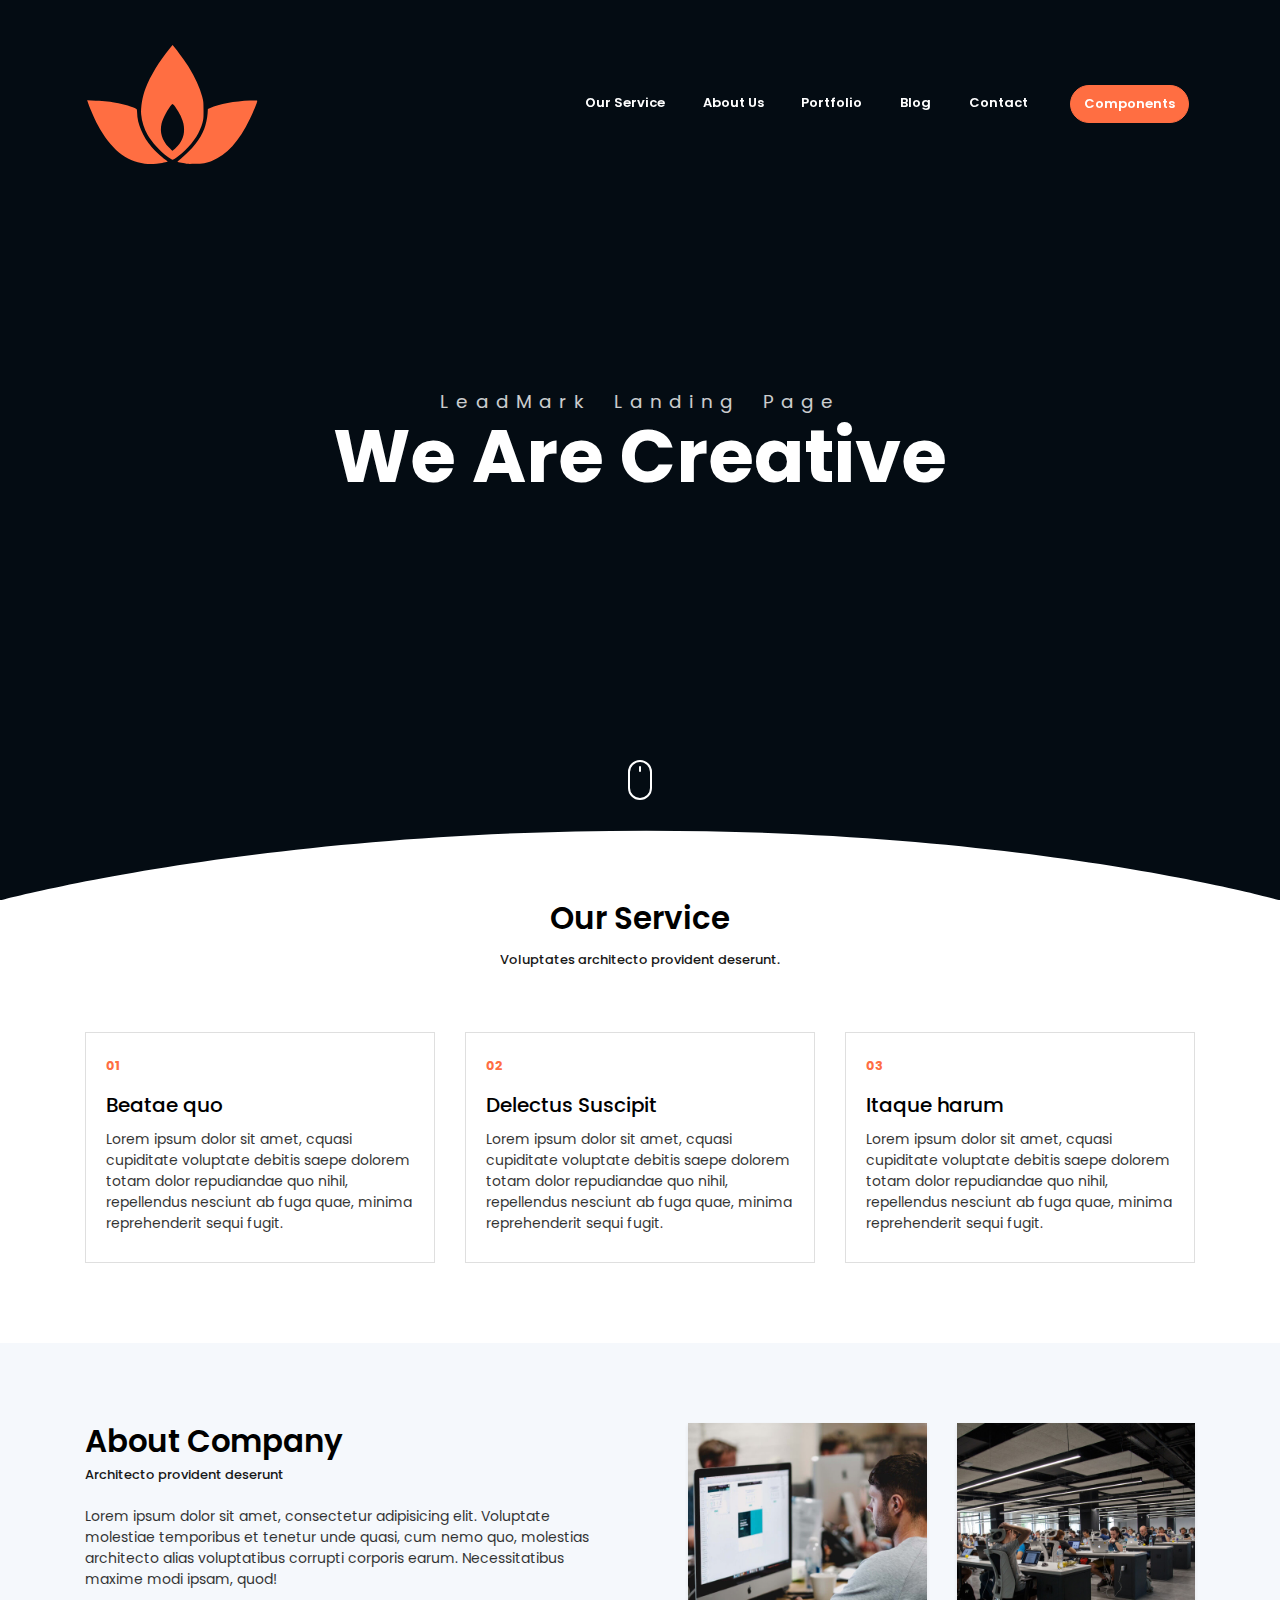
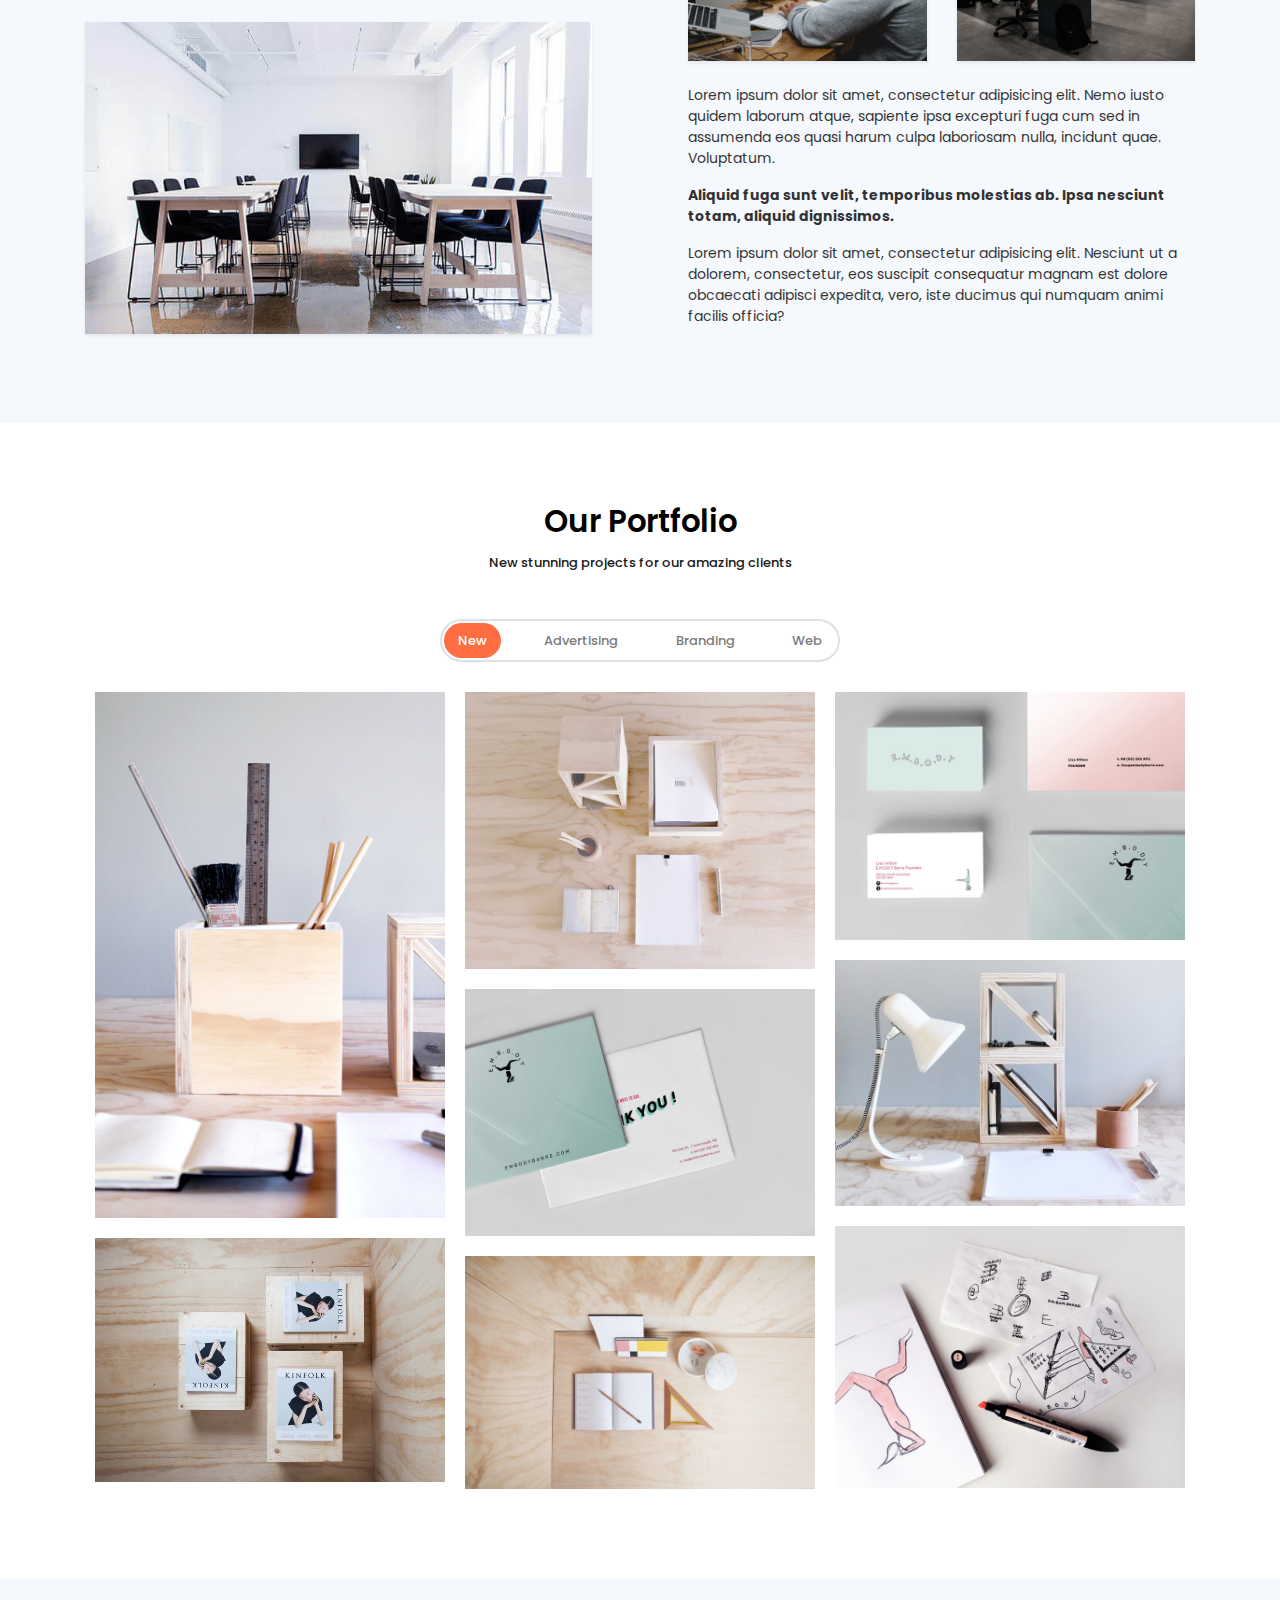
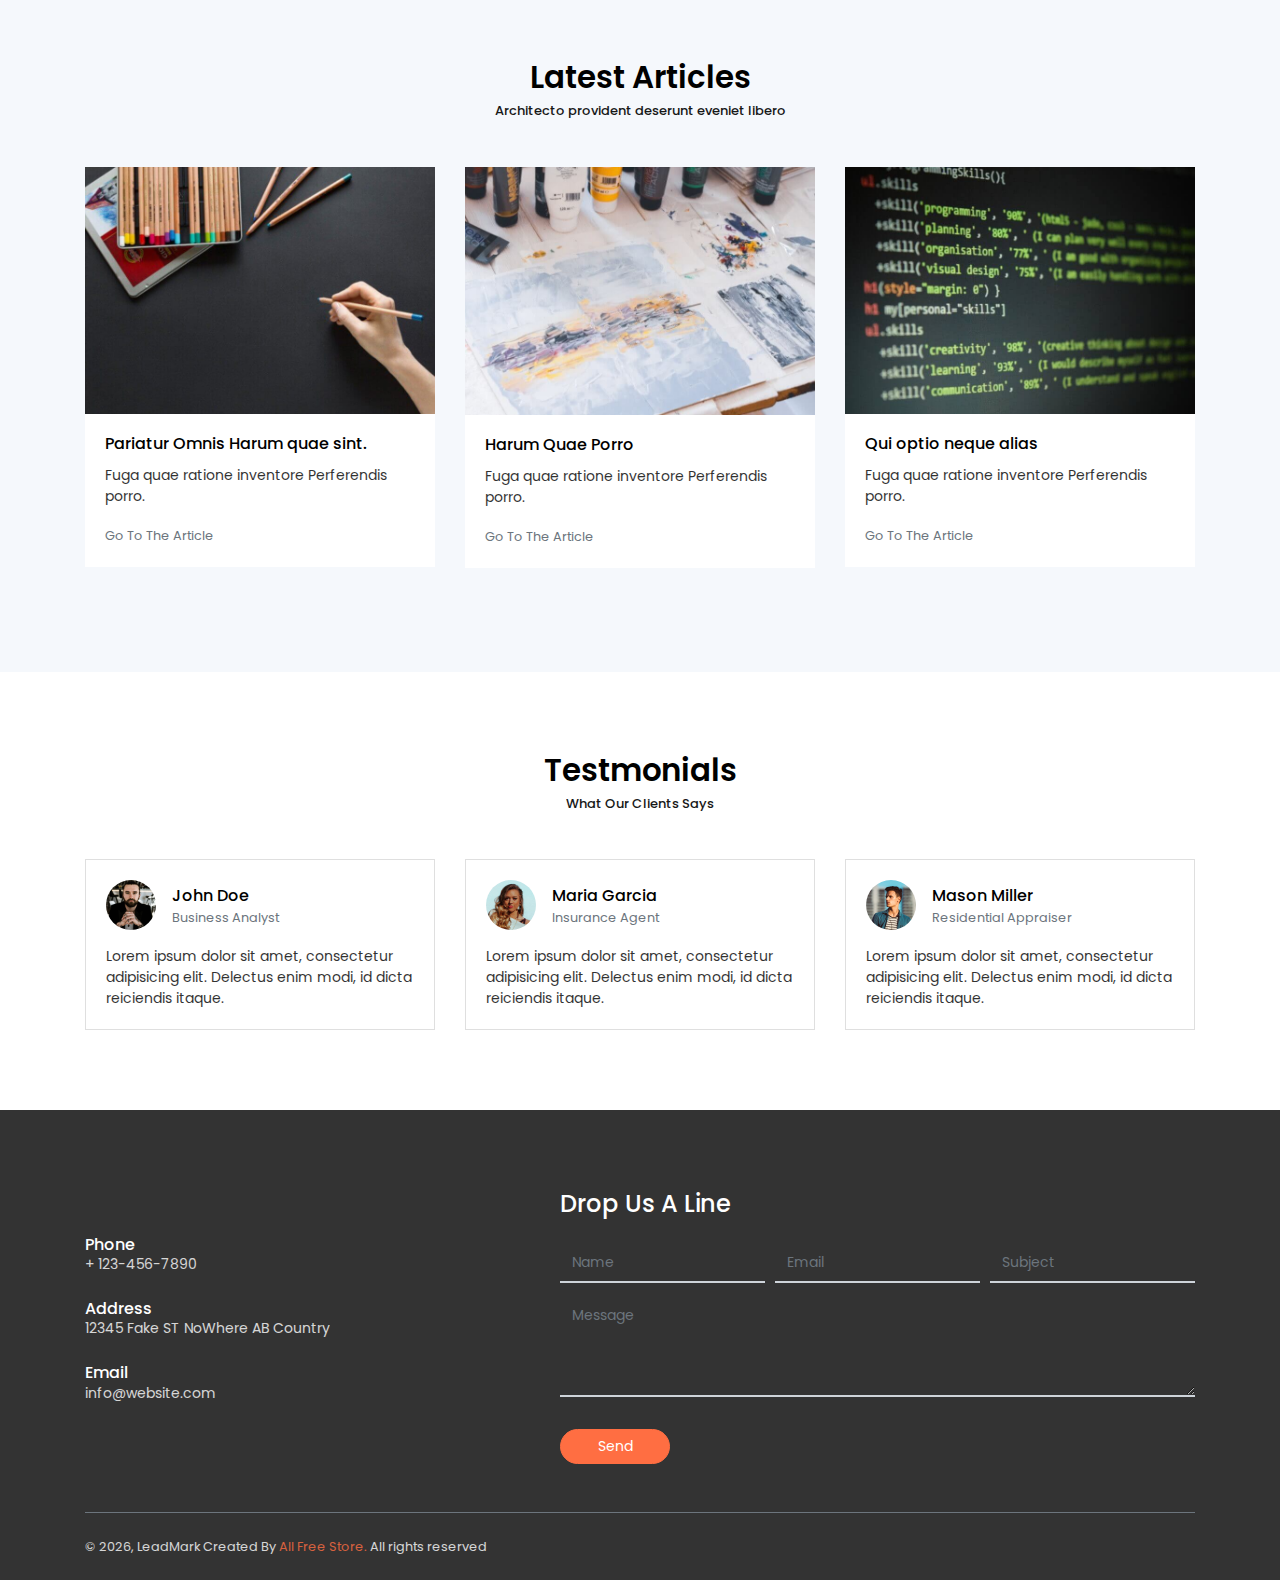
<file: index.html>
<!DOCTYPE html>
<html lang="en">
<head>
	<meta charset="utf-8">
    <meta name="viewport" content="width=device-width, initial-scale=1, shrink-to-fit=no">
    <meta name="description" content="Start your development with LeadMark landing page.">
    <meta name="author" content="Devcrud">
    <title>LeadMark Landing page | Free Bootstrap 4.3.x landing page</title>
    <!-- font icons -->
    <link rel="stylesheet" href="assets/vendors/themify-icons/css/themify-icons.css">
    <!-- Bootstrap + LeadMark main styles -->
	<link rel="stylesheet" href="assets/css/leadmark.css">
</head>
<body data-spy="scroll" data-target=".navbar" data-offset="40" id="home">

    <!-- page Navigation -->
    <nav class="navbar custom-navbar navbar-expand-md navbar-light fixed-top" data-spy="affix" data-offset-top="10">
        <div class="container">
            <a class="navbar-brand" href="#">
                <img src="assets/imgs/logo.svg" alt="">
            </a>
            <button class="navbar-toggler ml-auto" type="button" data-toggle="collapse" data-target="#navbarSupportedContent" aria-controls="navbarSupportedContent" aria-expanded="false" aria-label="Toggle navigation">
                <span class="navbar-toggler-icon"></span>
            </button>
            <div class="collapse navbar-collapse" id="navbarSupportedContent">
                <ul class="navbar-nav ml-auto">                     
                    <li class="nav-item">
                        <a class="nav-link" href="#service">Our Service</a>
                    </li>
                    <li class="nav-item">
                        <a class="nav-link" href="#about">About Us</a>
                    </li>
                    <li class="nav-item">
                        <a class="nav-link" href="#portfolio">Portfolio</a>
                    </li>
                    <li class="nav-item">
                        <a class="nav-link" href="#blog">Blog</a>
                    </li>
                    <li class="nav-item">
                        <a class="nav-link" href="#contact">Contact</a>
                    </li>
                    <li class="nav-item">
                        <a href="components.html" class="ml-4 nav-link btn btn-primary btn-sm rounded">Components</a>
                    </li>
                </ul>
            </div>
        </div>
    </nav>
    <!-- End Of Second Navigation -->

    <!-- Page Header -->
    <header class="header">
        <div class="overlay">
            <h1 class="subtitle">LeadMark Landing Page</h1>
            <h1 class="title">We Are Creative</h1>  
        </div>  
        <div class="shape">
            <svg viewBox="0 0 1500 200">
                <path d="m 0,240 h 1500.4828 v -71.92164 c 0,0 -286.2763,-81.79324 -743.19024,-81.79324 C 300.37862,86.28512 0,168.07836 0,168.07836 Z"/>
            </svg>
        </div>  
        <div class="mouse-icon"><div class="wheel"></div></div>
    </header>
    <!-- End Of Page Header -->

    <!-- Service Section -->
    <section  id="service" class="section pt-0">
        <div class="container">
            <h6 class="section-title text-center">Our Service</h6>
            <h6 class="section-subtitle text-center mb-5 pb-3">Voluptates architecto provident deserunt.</h6>

            <div class="row">
                <div class="col-md-4">
                    <div class="card mb-4 mb-md-0">
                        <div class="card-body">
                            <small class="text-primary font-weight-bold">01</small>
                            <h5 class="card-title mt-3"> Beatae quo <h5>
                            <p class="mb-0">Lorem ipsum dolor sit amet, cquasi cupiditate voluptate debitis saepe dolorem totam dolor repudiandae quo nihil, repellendus nesciunt ab fuga quae, minima reprehenderit sequi fugit.</p>
                        </div>
                    </div>
                </div>
                <div class="col-md-4">
                    <div class="card mb-4 mb-md-0">
                        <div class="card-body">
                            <small class="text-primary font-weight-bold">02</small>
                            <h5 class="card-title mt-3">Delectus Suscipit<h5>
                            <p class="mb-0">Lorem ipsum dolor sit amet, cquasi cupiditate voluptate debitis saepe dolorem totam dolor repudiandae quo nihil, repellendus nesciunt ab fuga quae, minima reprehenderit sequi fugit.</p>
                        </div>
                    </div>
                </div>
                <div class="col-md-4">
                    <div class="card mb-4 mb-md-0">
                        <div class="card-body">
                            <small class="text-primary font-weight-bold">03</small>
                            <h5 class="card-title mt-3">Itaque harum<h5>
                            <p class="mb-0">Lorem ipsum dolor sit amet, cquasi cupiditate voluptate debitis saepe dolorem totam dolor repudiandae quo nihil, repellendus nesciunt ab fuga quae, minima reprehenderit sequi fugit.</p>
                        </div>
                    </div>
                </div>              
            </div>
        </div>
    </section>
    <!-- End OF Service Section -->

    <!-- About Section -->
    <section class="section" id="about">
        <div class="container">
            <div class="row justify-content-between">
                <div class="col-md-6 pr-md-5 mb-4 mb-md-0">
                    <h6 class="section-title mb-0">About Company</h6>
                    <h6 class="section-subtitle mb-4">Architecto provident deserunt</h6>
                    <p >Lorem ipsum dolor sit amet, consectetur adipisicing elit. Voluptate molestiae temporibus et tenetur unde quasi, cum nemo quo, molestias architecto alias voluptatibus corrupti corporis earum. Necessitatibus maxime modi ipsam, quod!</p>
                    <img src="assets/imgs/about.jpg" alt="" class="w-100 mt-3 shadow-sm">
                </div>
                <div class="col-md-6 pl-md-5">
                    <div class="row">
                        <div class="col-6">
                            <img src="assets/imgs/about-1.jpg" alt="" class="w-100 shadow-sm">
                        </div>
                        <div class="col-6">
                            <img src="assets/imgs/about-2.jpg" alt="" class="w-100 shadow-sm">
                        </div>
                        <div class="col-12 mt-4">
                            <p>Lorem ipsum dolor sit amet, consectetur adipisicing elit. Nemo iusto quidem laborum atque, sapiente ipsa excepturi fuga cum sed in assumenda eos quasi harum culpa laboriosam nulla, incidunt quae. Voluptatum.</p>
                            <p><b>Aliquid fuga sunt velit, temporibus molestias ab. Ipsa nesciunt totam, aliquid dignissimos.</b><br>
                            </p>
                            <p>Lorem ipsum dolor sit amet, consectetur adipisicing elit. Nesciunt ut a dolorem, consectetur, eos suscipit consequatur magnam est dolore obcaecati adipisci expedita, vero, iste ducimus qui numquam animi facilis officia?</p>
                        </div>
                    </div>
                </div>
            </div>              
        </div>
    </section>
    <!-- End OF About Section -->

    <!-- Portfolio Section -->
    <section id="portfolio" class="section portfolio-section">
        <div class="container">
            <h6 class="section-title text-center">Our Portfolio</h6>
            <h6 class="section-subtitle mb-5 text-center">New stunning projects for our amazing clients</h6>
            <div class="filters">
                <a href="#" data-filter=".new" class="active">
                    New
                </a>
                <a href="#" data-filter=".advertising">
                    Advertising
                </a>
                <a href="#" data-filter=".branding">
                    Branding
                </a>
                <a href="#" data-filter=".web">
                    Web
                </a>
            </div>
            <div class="portfolio-container"> 
                <div class="col-md-6 col-lg-4 web new">
                    <div class="portfolio-item">
                        <img src="assets/imgs/web-1.jpg" class="img-fluid" alt="Download free bootstrap 4 admin dashboard, free boootstrap 4 templates">
                        <div class="content-holder">
                            <a class="img-popup" href="assets/imgs/web-1.jpg"></a>
                            <div class="text-holder">
                                <h6 class="title">WEB</h6>
                                <p class="subtitle">Expedita corporis doloremque velit in totam!</p>
                            </div>
                        </div>   
                    </div>             
                </div>
                <div class="col-md-6 col-lg-4 web new">
                    <div class="portfolio-item">
                        <img src="assets/imgs/web-2.jpg" class="img-fluid" alt="Download free bootstrap 4 admin dashboard, free boootstrap 4 templates">
                        <div class="content-holder">
                            <a class="img-popup" href="assets/imgs/web-2.jpg"></a>
                            <div class="text-holder">
                                <h6 class="title">WEB</h6>
                                <p class="subtitle">Expedita corporis doloremque velit in totam!</p>
                            </div>
                        </div> 
                    </div>                         
                </div>
                <div class="col-md-6 col-lg-4 advertising new">
                    <div class="portfolio-item">
                        <img src="assets/imgs/advertising-2.jpg" class="img-fluid" alt="Download free bootstrap 4 admin dashboard, free boootstrap 4 templates">                         
                        <div class="content-holder">
                            <a class="img-popup" href="assets/imgs/advertising-2.jpg"></a>
                            <div class="text-holder">
                                <h6 class="title">ADVERSTISING</h6>
                                <p class="subtitle">Expedita corporis doloremque velit in totam!</p>
                            </div>
                        </div>    
                    </div>              
                </div> 
                <div class="col-md-6 col-lg-4 web">
                    <div class="portfolio-item">
                        <img src="assets/imgs/web-4.jpg" class="img-fluid" alt="Download free bootstrap 4 admin dashboard, free boootstrap 4 templates">
                        <div class="content-holder">
                            <a class="img-popup" href="assets/imgs/web-4.jpg"></a>
                            <div class="text-holder">
                                <h6 class="title">WEB</h6>
                                <p class="subtitle">Expedita corporis doloremque velit in totam!</p>
                            </div>
                        </div>
                    </div>                                                     
                </div>

                <div class="col-md-6 col-lg-4 advertising"> 
                    <div class="portfolio-item">
                        <img src="assets/imgs/advertising-1.jpg" class="img-fluid" alt="Download free bootstrap 4 admin dashboard, free boootstrap 4 templates">                               
                        <div class="content-holder">
                            <a class="img-popup" href="assets/imgs/advertising-1.jpg"></a>
                            <div class="text-holder">
                                <h6 class="title">ADVERSITING</h6>
                                <p class="subtitle">Expedita corporis doloremque velit in totam!</p>
                            </div>
                        </div>
                    </div>                                                       
                </div> 
                <div class="col-md-6 col-lg-4 web new">
                    <div class="portfolio-item">
                        <img src="assets/imgs/web-3.jpg" class="img-fluid" alt="Download free bootstrap 4 admin dashboard, free boootstrap 4 templates">  
                       <div class="content-holder">
                            <a class="img-popup" href="assets/imgs/web-3.jpg"></a>
                            <div class="text-holder">
                                <h6 class="title">WEB</h6>
                                <p class="subtitle">Expedita corporis doloremque velit in totam!</p>
                            </div>
                        </div>
                    </div>                                                     
                </div>
                <div class="col-md-6 col-lg-4 advertising new">
                    <div class="portfolio-item">
                        <img src="assets/imgs/advertising-3.jpg" class="img-fluid" alt="Download free bootstrap 4 admin dashboard, free boootstrap 4 templates">       
                       <div class="content-holder">
                            <a class="img-popup" href="assets/imgs/advertising-3.jpg"></a>
                            <div class="text-holder">
                                <h6 class="title">ADVERSITING</h6>
                                <p class="subtitle">Expedita corporis doloremque velit in totam!</p>
                            </div>
                        </div>
                    </div>                                                       
                </div> 
                <div class="col-md-6 col-lg-4 advertising new"> 
                    <div class="portfolio-item">
                        <img src="assets/imgs/advertising-4.jpg" class="img-fluid" alt="Download free bootstrap 4 admin dashboard, free boootstrap 4 templates">            
                        <div class="content-holder">
                            <a class="img-popup" href="assets/imgs/advertising-4.jpg"></a>
                            <div class="text-holder">
                                <h6 class="title">ADVERTISING</h6>
                                <p class="subtitle">Expedita corporis doloremque velit in totam!</p>
                            </div>
                        </div>
                    </div>
                            
                </div> 
                <div class="col-md-6 col-lg-4 branding new">
                    <div class="portfolio-item">
                        <img src="assets/imgs/branding-1.jpg" class="img-fluid" alt="Download free bootstrap 4 admin dashboard, free boootstrap 4 templates">                        
                        <div class="content-holder">
                            <a class="img-popup" href="assets/imgs/branding-1.jpg"></a>
                            <div class="text-holder">
                                <h6 class="title">BRANDING</h6>
                                <p class="subtitle">Expedita corporis doloremque velit in totam!</p>
                            </div>
                        </div> 
                    </div>
                </div> 
                <div class="col-md-6 col-lg-4 branding">
                    <div class="portfolio-item">
                        <img src="assets/imgs/branding-2.jpg" class="img-fluid" alt="Download free bootstrap 4 admin dashboard, free boootstrap 4 templates">  
                        <div class="content-holder">
                            <a class="img-popup" href="assets/imgs/branding-2.jpg"></a>
                            <div class="text-holder">
                                <h6 class="title">BRANDING</h6>
                                <p class="subtitle">Expedita corporis doloremque velit in totam!</p>
                            </div>
                        </div>
                    </div>                                                     
                </div> 
                <div class="col-md-6 col-lg-4 branding new">
                    <div class="portfolio-item">
                        <img src="assets/imgs/branding-3.jpg" class="img-fluid" alt="Download free bootstrap 4 admin dashboard, free boootstrap 4 templates">   
                        <div class="content-holder">
                            <a class="img-popup" href="assets/imgs/branding-3.jpg"></a>
                            <div class="text-holder">
                                <h6 class="title">BRANDING</h6>
                                <p class="subtitle">Expedita corporis doloremque velit in totam!</p>
                            </div>
                        </div>
                    </div>                                                    
                </div> 
                <div class="col-md-6 col-lg-4 branding">
                    <div class="portfolio-item">
                        <img src="assets/imgs/branding-4.jpg" class="img-fluid" alt="Download free bootstrap 4 admin dashboard, free boootstrap 4 templates">                      
                        <div class="content-holder">
                            <a class="img-popup" href="assets/imgs/branding-4.jpg"></a>
                            <div class="text-holder">
                                <h6 class="title">BRANDING</h6>
                                <p class="subtitle">Expedita corporis doloremque velit in totam!</p>
                            </div>
                        </div>
                    </div>                                                      
                </div> 
                <div class="col-md-6 col-lg-4 branding">
                    <div class="portfolio-item">
                        <img src="assets/imgs/branding-5.jpg" class="img-fluid" alt="Download free bootstrap 4 admin dashboard, free boootstrap 4 templates">          
                        <div class="content-holder">
                            <a class="img-popup" href="assets/imgs/branding-5.jpg"></a>
                            <div class="text-holder">
                                <h6 class="title">BRANDING</h6>
                                <p class="subtitle">Expedita corporis doloremque velit in totam!</p>
                            </div>
                        </div>
                    </div>                                                   
                </div>
            </div>   
        </div>            
    </section>
    <!-- End of portfolio section -->

    <!-- Blog Section -->
    <section class="section" id="blog">
        <div class="container">
            <h6 class="section-title mb-0 text-center">Latest Articles</h6>
            <h6 class="section-subtitle mb-5 text-center">Architecto provident deserunt eveniet libero</h6>

            <div class="row">
                <div class="col-md-4">
                    <div class="card border-0 mb-4">
                        <img src="assets/imgs/blog-1.jpg" alt="" class="card-img-top w-100">
                        <div class="card-body">                         
                            <h6 class="card-title">Pariatur Omnis Harum quae sint.</h6>
                            <p>Fuga quae ratione inventore Perferendis porro.</p>
                            <a href="javascript:void(0)" class="small text-muted">Go To The Article</a>
                        </div>
                    </div>
                </div>
                <div class="col-md-4">
                    <div class="card border-0 mb-4">
                        <img src="assets/imgs/blog-2.jpg" alt="" class="card-img-top w-100">
                        <div class="card-body">                         
                            <h6 class="card-title"> Harum Quae Porro</h5>
                            <p>Fuga quae ratione inventore Perferendis porro.</p>
                            <a href="javascript:void(0)" class="small text-muted">Go To The Article</a>
                        </div>
                    </div>
                </div>
                <div class="col-md-4">
                    <div class="card border-0 mb-4">
                        <img src="assets/imgs/blog-3.jpg" alt="" class="card-img-top w-100">
                        <div class="card-body">                         
                            <h6 class="card-title">Qui optio neque alias</h6>
                            <p>Fuga quae ratione inventore Perferendis porro.</p>
                            <a href="javascript:void(0)" class="small text-muted">Go To The Article</a>
                        </div>
                    </div>
                </div>
            </div>
        </div>
    </section>
    <!-- End of Blog Section -->

    <!-- Testmonial Section -->
    <section class="section" id="testmonial">
        <div class="container">
            <h6 class="section-title text-center mb-0">Testmonials</h6>
            <h6 class="section-subtitle mb-5 text-center">What Our Clients Says</h6>
            <div class="row">
                <div class="col-md-4 my-3 my-md-0">
                    <div class="card">
                        <div class="card-body">
                            <div class="media align-items-center mb-3">
                                <img class="mr-3" src="assets/imgs/avatar.jpg" alt="">
                                <div class="media-body">
                                    <h6 class="mt-1 mb-0">John Doe</h6>
                                    <small class="text-muted mb-0">Business Analyst</small>     
                                </div>
                            </div>
                            <p class="mb-0">Lorem ipsum dolor sit amet, consectetur adipisicing elit. Delectus enim modi, id dicta reiciendis itaque.</p>
                        </div>
                    </div>
                </div>
                <div class="col-md-4 my-3 my-md-0">
                    <div class="card">
                        <div class="card-body">
                            <div class="media align-items-center mb-3">
                                <img class="mr-3" src="assets/imgs/avatar-1.jpg" alt="">
                                <div class="media-body">
                                    <h6 class="mt-1 mb-0">Maria Garcia</h6>
                                    <small class="text-muted mb-0">Insurance Agent</small>      
                                </div>
                            </div>
                            <p class="mb-0">Lorem ipsum dolor sit amet, consectetur adipisicing elit. Delectus enim modi, id dicta reiciendis itaque.</p>
                        </div>
                    </div>
                </div>
                <div class="col-md-4 my-3 my-md-0">
                    <div class="card">
                        <div class="card-body">
                            <div class="media align-items-center mb-3">
                                <img class="mr-3" src="assets/imgs/avatar-2.jpg" alt="">
                                <div class="media-body">
                                    <h6 class="mt-1 mb-0">Mason Miller</h6>
                                    <small class="text-muted mb-0">Residential Appraiser</small>        
                                </div>
                            </div>
                            <p class="mb-0">Lorem ipsum dolor sit amet, consectetur adipisicing elit. Delectus enim modi, id dicta reiciendis itaque.</p>
                        </div>
                    </div>
                </div>
            </div>
        </div>
    </section>
    <!-- End of Testmonial Section -->

    <!-- Contact Section -->
    <section id="contact" class="section has-img-bg pb-0">
        <div class="container">
            <div class="row align-items-center">
                <div class="col-md-5 my-3">
                    <h6 class="mb-0">Phone</h6>
                    <p class="mb-4">+ 123-456-7890</p>

                    <h6 class="mb-0">Address</h6>
                    <p class="mb-4">12345 Fake ST NoWhere AB Country</p>

                    <h6 class="mb-0">Email</h6>
                    <p class="mb-0">info@website.com</p>
                    <p></p>
                </div>
                <div class="col-md-7">
                    <form>
                        <h4 class="mb-4">Drop Us A Line</h4>
                        <div class="form-row">
                            <div class="form-group col-sm-4">
                                <input type="text" class="form-control text-white rounded-0 bg-transparent" name="name" placeholder="Name">
                            </div>
                            <div class="form-group col-sm-4">
                                <input type="email" class="form-control text-white rounded-0 bg-transparent" name="Email" placeholder="Email">
                            </div>
                            <div class="form-group col-sm-4">
                                <input type="text" class="form-control text-white rounded-0 bg-transparent" name="subject" placeholder="Subject">
                            </div>
                            <div class="form-group col-12">
                                <textarea name="message" id="" cols="30" rows="4" class="form-control text-white rounded-0 bg-transparent" placeholder="Message"></textarea>

                            </div>
                            <div class="form-group col-12 mb-0">
                                <button type="submit" class="btn btn-primary rounded w-md mt-3">Send</button>
                            </div>                          
                        </div>                          
                    </form>
                </div>
            </div>
            <!-- Page Footer -->
            <footer class="mt-5 py-4 border-top border-secondary">
                <p class="mb-0 small">&copy; <script>document.write(new Date().getFullYear())</script>, LeadMark Created By <a href="https://www.allfreestore.com" target="_blank">All Free Store.</a>  All rights reserved </p>     
            </footer>
            <!-- End of Page Footer -->  
        </div>
    </section>
	
	<!-- core  -->
    <script src="assets/vendors/jquery/jquery-3.4.1.js"></script>
    <script src="assets/vendors/bootstrap/bootstrap.bundle.js"></script>

    <!-- bootstrap 3 affix -->
	<script src="assets/vendors/bootstrap/bootstrap.affix.js"></script>

    <!-- Isotope -->
    <script src="assets/vendors/isotope/isotope.pkgd.js"></script>

    <!-- LeadMark js -->
    <script src="assets/js/leadmark.js"></script>

</body>
</html>
</file>
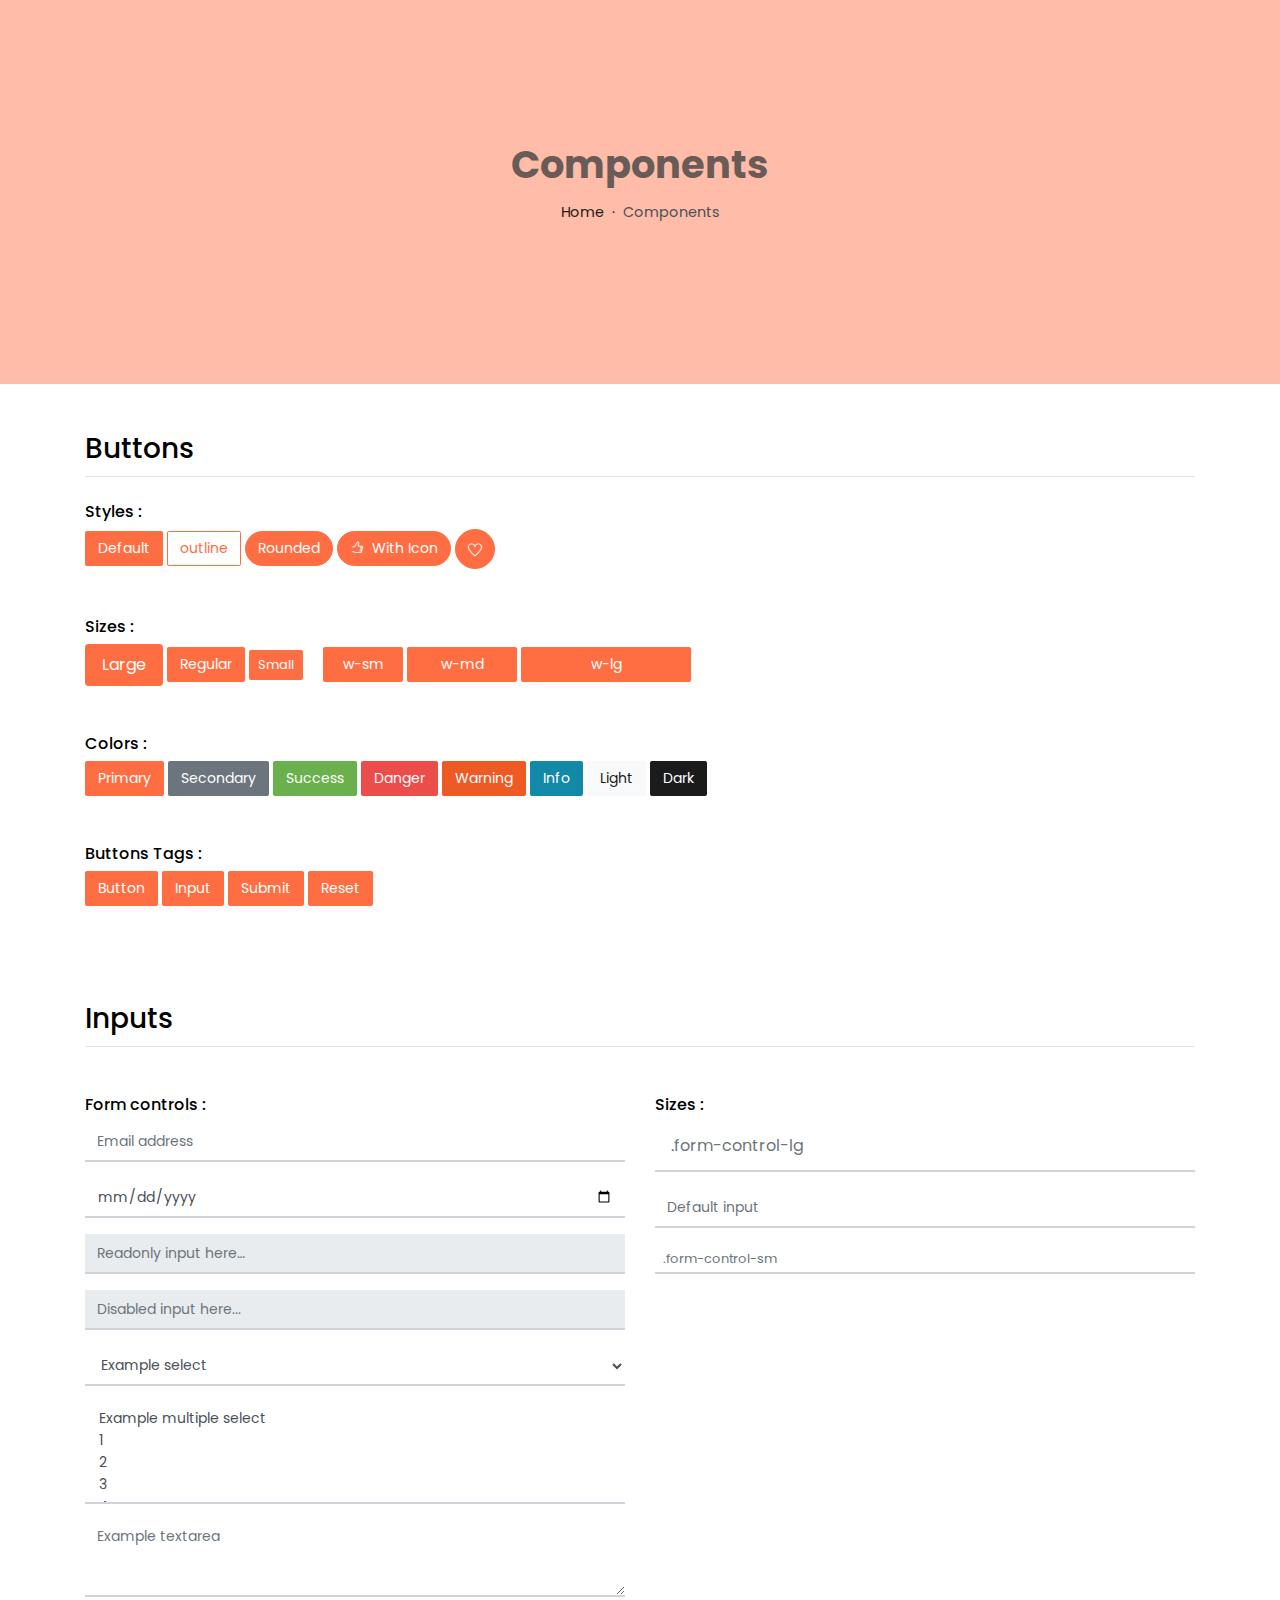
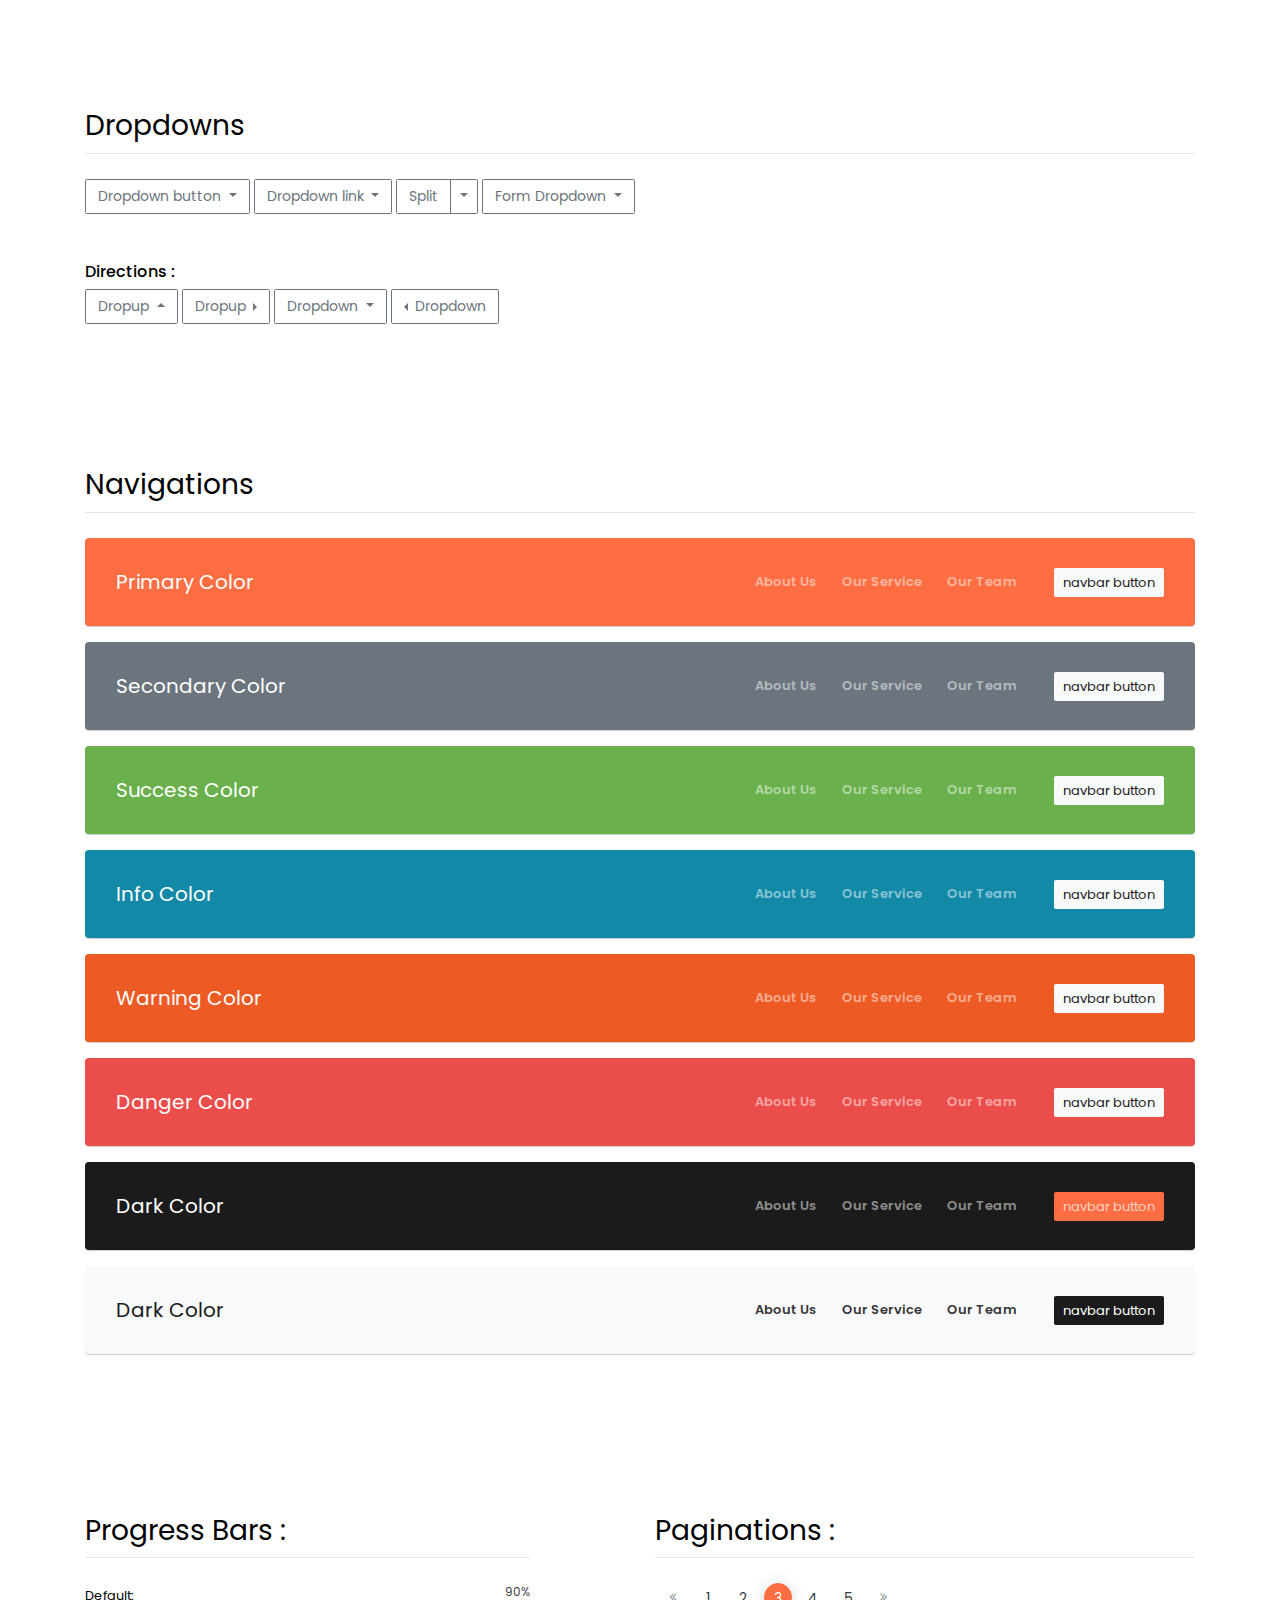
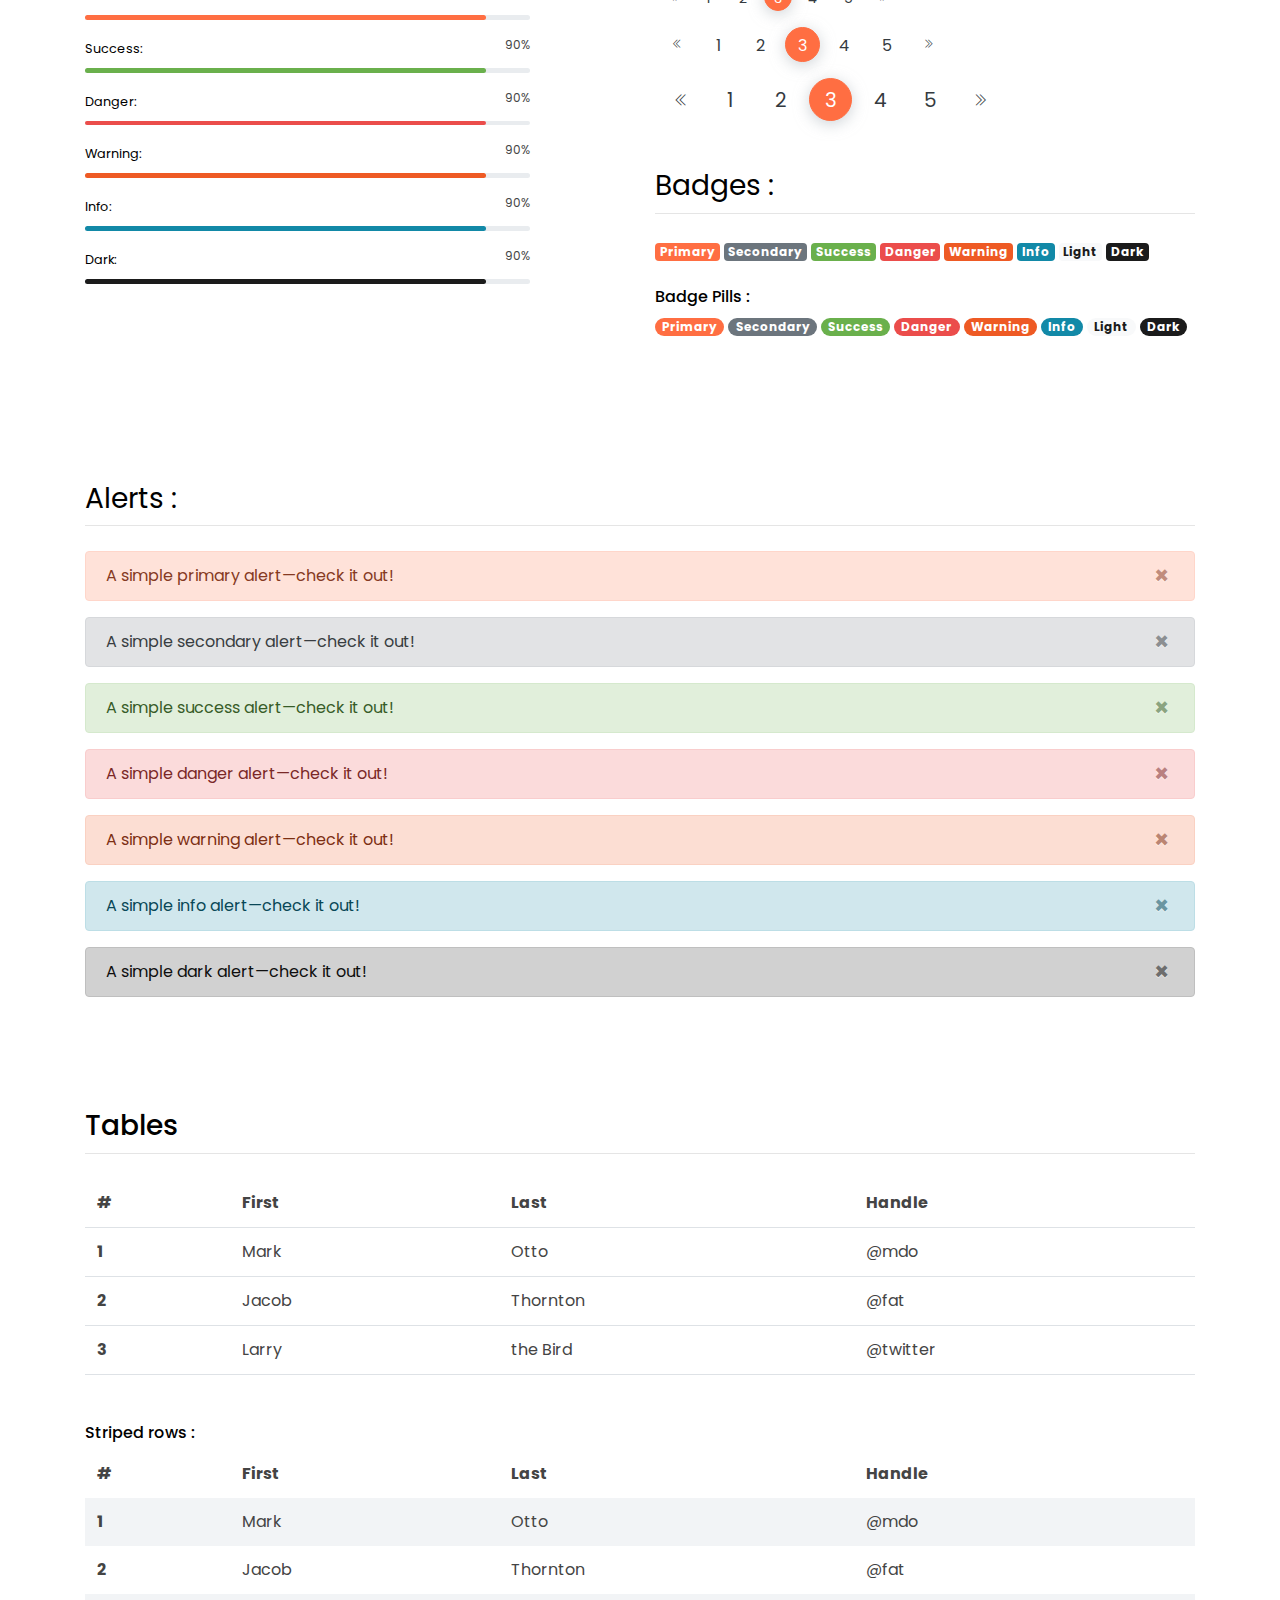
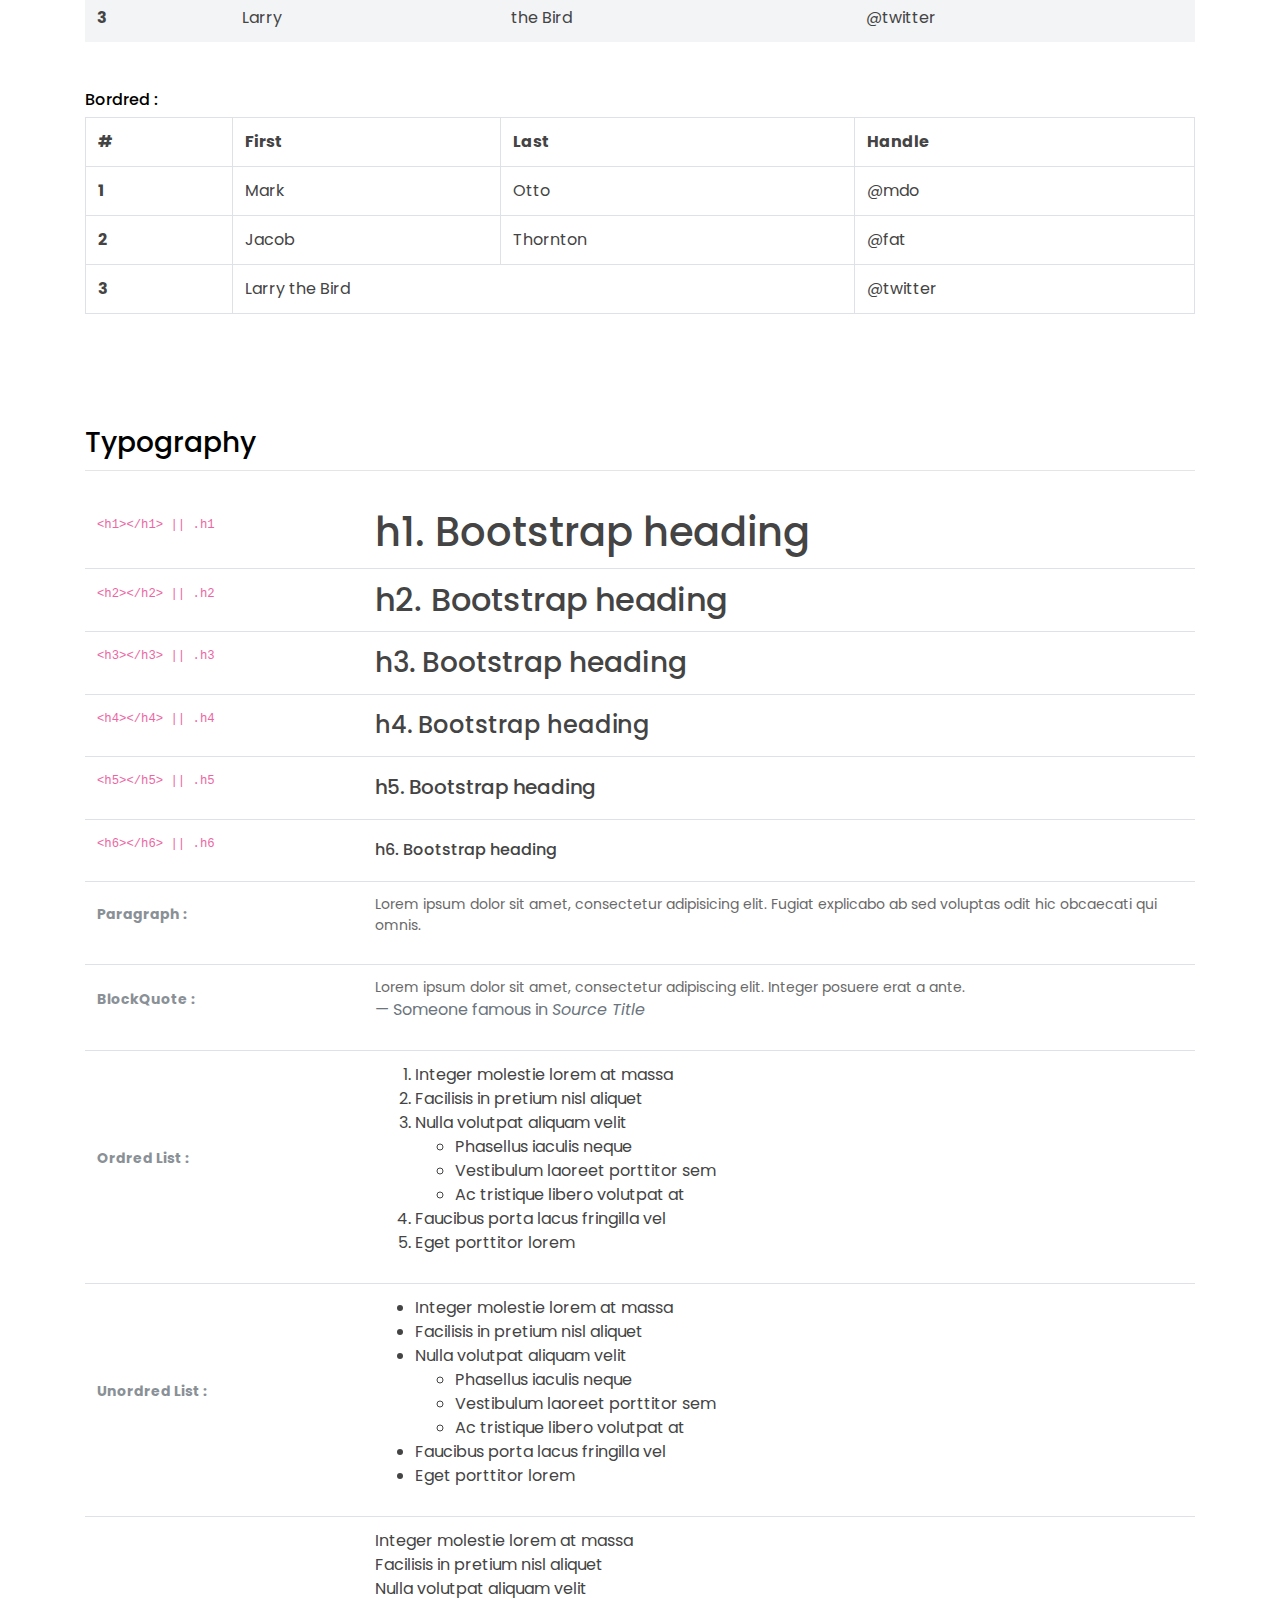
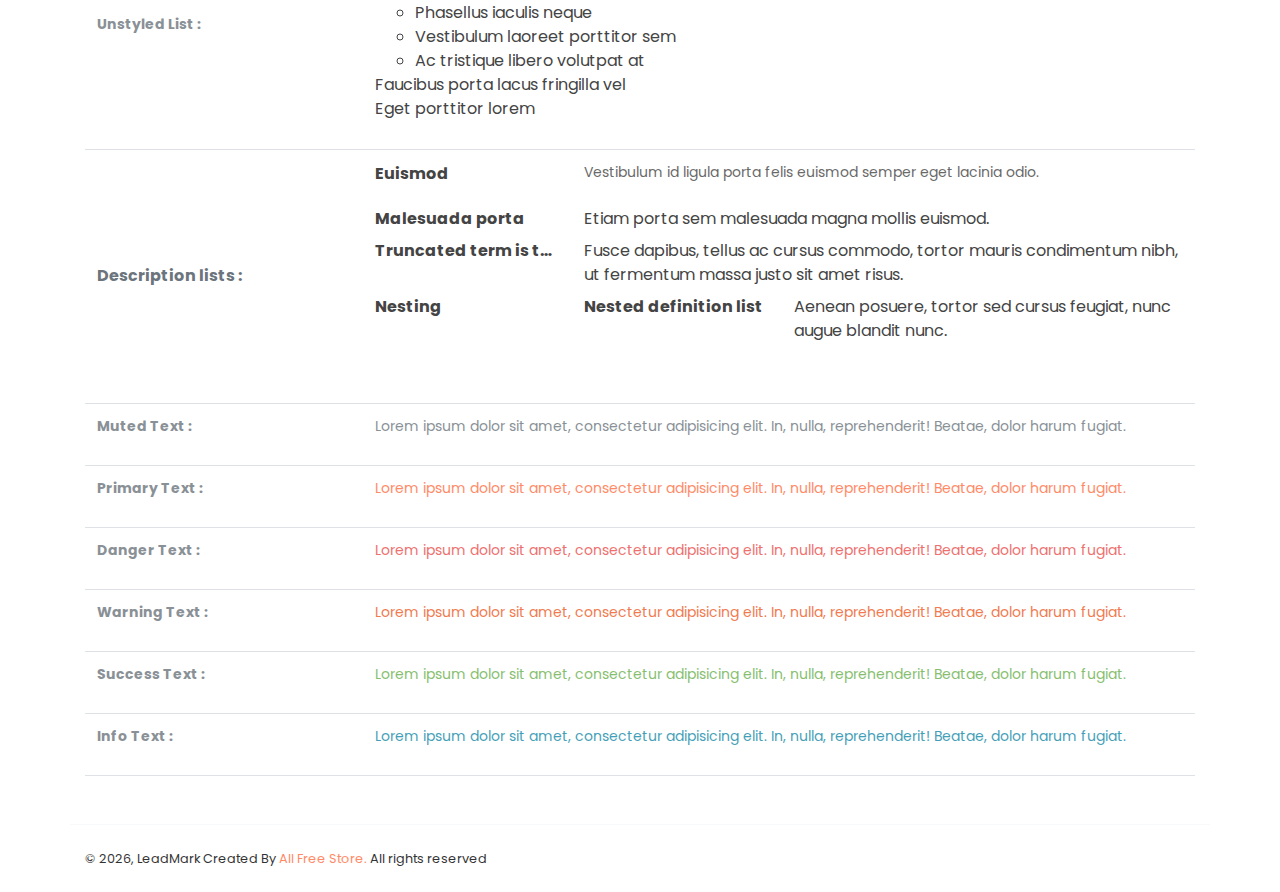
<file: components.html>
<!DOCTYPE html>
<html lang="en">
<head>
   <meta charset="utf-8">
    <meta name="viewport" content="width=device-width, initial-scale=1, shrink-to-fit=no">
    <meta name="description" content="Start your development with LeadMark landing page.">
    <meta name="author" content="Devcrud">
    <title>LeadMark Landing page | Components</title>
   <!-- font icons -->
   <link rel="stylesheet" href="assets/vendors/themify-icons/css/themify-icons.css">
   <!-- Bootstrap + Steller  -->
   <link rel="stylesheet" href="assets/css/leadmark.css">
</head>
<body>

   <!-- Page Header -->
   <header class="header header-mini"> 
      <div class="header-title">Components</div> 
      <nav aria-label="breadcrumb">
         <ol class="breadcrumb">
            <li class="breadcrumb-item"><a href="/">Home</a></li>
            <li class="breadcrumb-item active" aria-current="page">Components</li>
         </ol>
      </nav>
   </header> <!-- End Of Page Header -->

   <!-- main content -->
   <div class="container">

      <!-- Buttons -->
      <h3 class="mt-5">Buttons</h3>
      <hr>
      <h6 class="section-secondary-title">Styles :</h6>
      <button class="btn btn-primary">Default</button>
      <button class="btn btn-outline-primary">outline</button>
      <button class="btn btn-primary rounded">Rounded</button>
      <button class="btn btn-primary rounded"><i class="ti-thumb-up pr-1"></i> With Icon</button>
      <button class="btn btn-primary circle"><i class="ti-heart"></i></button>

      <h6 class="section-secondary-title mt-5">Sizes :</h6>
      <button class="btn btn-primary btn-lg">Large</button>
      <button class="btn btn-primary ">Regular</button>
      <button class="btn btn-primary btn-sm">Small</button>
      <button class="btn btn-primary w-sm ml-3">w-sm</button>
      <button class="btn btn-primary w-md">w-md</button>
      <button class="btn btn-primary w-lg">w-lg</button>

      <h6 class="section-secondary-title mt-5">Colors :</h6>          
      <button type="button" class="btn btn-primary">Primary</button>
      <button type="button" class="btn btn-secondary">Secondary</button>
      <button type="button" class="btn btn-success">Success</button>
      <button type="button" class="btn btn-danger">Danger</button>
      <button type="button" class="btn btn-warning">Warning</button>
      <button type="button" class="btn btn-info">Info</button>
      <button type="button" class="btn btn-light">Light</button>
      <button type="button" class="btn btn-dark">Dark</button>

      <h6 class="section-secondary-title mt-5">Buttons Tags :</h6>
      <button class="btn btn-primary" type="submit">Button</button>
      <input class="btn btn-primary" type="button" value="Input">
      <input class="btn btn-primary" type="submit" value="Submit">
      <input class="btn btn-primary" type="reset" value="Reset">
      
      <!-- devider -->
      <div class="py-5"></div>

      <!-- Inputs -->
      <h3>Inputs</h3>
      <hr>
      <div class="row mt-5">
         <div class="col-md-6">
            <h6 class="section-secondary-title">Form controls :</h6>        
            <div class="form-group">
               <input type="email" class="form-control" id="exampleFormControlInput1" placeholder="Email address">
            </div>
            <div class="form-group">
               <input type="date" class="form-control" id="exampleFormControlInput1" placeholder="Date">
            </div>
            <div class="form-group">
               <input class="form-control" type="text" placeholder="Readonly input here…" readonly>
            </div>
            <div class="form-group">
               <input class="form-control" id="disabledInput" type="text" placeholder="Disabled input here..." disabled>
            </div>
            <div class="form-group">
               <select class="form-control" id="exampleFormControlSelect1">
                  <option>Example select</option>
                  <option>1</option>
                  <option>2</option>
                  <option>3</option>
                  <option>4</option>
                  <option>5</option>
               </select>
            </div>
            <div class="form-group">
               <select multiple class="form-control" id="exampleFormControlSelect2">
                  <option>Example multiple select</option>
                  <option>1</option>
                  <option>2</option>
                  <option>3</option>
                  <option>4</option>
                  <option>5</option>
               </select>
            </div>
            <div class="form-group">
               <textarea class="form-control" id="exampleFormControlTextarea1" rows="3" placeholder="Example textarea"></textarea>
            </div>
         </div>
         <div class="col-md-6">
            <h6 class="section-secondary-title">Sizes :</h6>    
            <div class="form-group">
               <input class="form-control form-control-lg" type="text" placeholder=".form-control-lg">             
            </div>
            <div class="form-group">
               <input class="form-control" type="text" placeholder="Default input">
            </div>
            <div class="form-group">
               <input class="form-control form-control-sm" type="text" placeholder=".form-control-sm"> 
            </div>
         </div>
      </div> <!-- end of inputs -->   

      <!-- devider -->
      <div class="py-5"></div>             

      <!-- Dropdowns -->
      <h3 class="components-section-title font-weight-normal">Dropdowns</h3>
      <hr>
      <div class="dropdown d-inline-block">
         <button class="btn btn-outline-secondary dropdown-toggle" type="button" id="dropdownMenuButton" data-toggle="dropdown" aria-haspopup="true" aria-expanded="false">
         Dropdown button
         </button>
         <div class="dropdown-menu" aria-labelledby="dropdownMenuButton">
         <a class="dropdown-item" href="#">Action</a>
         <a class="dropdown-item" href="#">Another action</a>
         <a class="dropdown-item" href="#">Something else here</a>
         </div>
      </div>
      <div class="dropdown d-inline-block">
         <a class="btn btn-outline-secondary dropdown-toggle" href="#" role="button" id="dropdownMenuLink" data-toggle="dropdown" aria-haspopup="true" aria-expanded="false">
            Dropdown link
         </a>
         <div class="dropdown-menu" aria-labelledby="dropdownMenuLink">
            <a class="dropdown-item" href="#">Action</a>
            <a class="dropdown-item" href="#">Another action</a>
            <a class="dropdown-item" href="#">Something else here</a>
         </div>
      </div>
      <div class="btn-group">
         <button type="button" class="btn btn-outline-secondary">Split</button>
         <button type="button" class="btn btn-outline-secondary dropdown-toggle dropdown-toggle-split" data-toggle="dropdown" aria-haspopup="true" aria-expanded="false">
         <span class="sr-only">Toggle Dropdown</span>
         </button>
         <div class="dropdown-menu">
            <a class="dropdown-item" href="#">Action</a>
            <a class="dropdown-item" href="#">Another action</a>
            <a class="dropdown-item" href="#">Something else here</a>
            <div class="dropdown-divider"></div>
            <a class="dropdown-item" href="#">Separated link</a>
         </div>
      </div>
      <div class="btn-group">
         <button class="btn btn-outline-secondary dropdown-toggle" type="button" id="dropdownMenuButton" data-toggle="dropdown" aria-haspopup="true" aria-expanded="false">
            Form Dropdown
         </button>
         <div class="dropdown-menu form">
            <form class="px-4 py-3">
               <div class="form-group">
                  <input type="email" class="form-control" id="exampleDropdownFormEmail1" placeholder="email@example.com">
               </div>
               <div class="form-group">
                  <input type="password" class="form-control" id="exampleDropdownFormPassword1" placeholder="Password">
               </div>
               <div class="form-check mb-3">
                  <input type="checkbox" class="form-check-input" id="dropdownCheck">
                  <label class="form-check-label" for="dropdownCheck">
                     Remember me
                  </label>
               </div>
               <button type="submit" class="btn btn-primary btn-block">Sign in</button>
            </form>
            <div class="dropdown-divider"></div>
            <a class="dropdown-item" href="#"><small>New around here? Sign up</small></a>
            <a class="dropdown-item" href="#"><small>Forgot password?</small></a>
         </div>
      </div>       
      <h6 class="section-secondary-title mt-5">Directions :</h6>  
      <div class="btn-group dropup">
         <button type="button" class="btn btn-outline-secondary dropdown-toggle" data-toggle="dropdown" aria-haspopup="true" aria-expanded="false">
            Dropup
         </button>
         <div class="dropdown-menu">
            <a class="dropdown-item" href="#">Action</a>
            <a class="dropdown-item" href="#">Another action</a>
            <a class="dropdown-item" href="#">Something else here</a>
            <div class="dropdown-divider"></div>
            <a class="dropdown-item" href="#">Separated link</a>
         </div>
      </div>
      <div class="btn-group dropright">
         <button type="button" class="btn btn-outline-secondary dropdown-toggle" data-toggle="dropdown" aria-haspopup="true" aria-expanded="false">
            Dropup
         </button>
         <div class="dropdown-menu">
            <a class="dropdown-item" href="#">Action</a>
            <a class="dropdown-item" href="#">Another action</a>
            <a class="dropdown-item" href="#">Something else here</a>
            <div class="dropdown-divider"></div>
            <a class="dropdown-item" href="#">Separated link</a>
         </div>
      </div>
      <div class="btn-group">
         <button type="button" class="btn btn-outline-secondary dropdown-toggle" data-toggle="dropdown" aria-haspopup="true" aria-expanded="false">
            Dropdown
         </button>
         <div class="dropdown-menu">
            <a class="dropdown-item" href="#">Action</a>
            <a class="dropdown-item" href="#">Another action</a>
            <a class="dropdown-item" href="#">Something else here</a>
            <div class="dropdown-divider"></div>
            <a class="dropdown-item" href="#">Separated link</a>
         </div>
      </div>
      <div class="btn-group dropleft">
         <button type="button" class="btn btn-outline-secondary dropdown-toggle" data-toggle="dropdown" aria-haspopup="true" aria-expanded="false">
            Dropdown
         </button>
         <div class="dropdown-menu">
            <a class="dropdown-item" href="#">Action</a>
            <a class="dropdown-item" href="#">Another action</a>
            <a class="dropdown-item" href="#">Something else here</a>
            <div class="dropdown-divider"></div>
            <a class="dropdown-item" href="#">Separated link</a>
         </div>
      </div> <!-- end of Dropdowns -->  

      <!-- devider -->
      <div class="py-5"></div>   

      <!-- navbars -->
      <h3 class="components-section-title font-weight-normal mt-5">Navigations</h3>
      <hr>
      <nav class="navbar navbar-expand-sm navbar-dark bg-primary rounded shadow mb-3">
         <div class="container">
            <a class="navbar-brand" href="#">Primary Color</a>
            <button class="navbar-toggler ml-auto" type="button" data-toggle="collapse" data-target="#navbarSupportedContent" aria-controls="navbarSupportedContent" aria-expanded="false" aria-label="Toggle navigation">
            <span class="navbar-toggler-icon"></span>
            </button>
            <div class="collapse navbar-collapse" id="navbarSupportedContent">
               <ul class="navbar-nav ml-auto"> 
                  <li class="nav-item">
                     <a class="nav-link" href="#about">About Us</a>
                  </li>
                  <li class="nav-item">
                     <a class="nav-link" href="#service">Our Service</a>
                  </li>
                  <li class="nav-item">
                     <a class="nav-link" href="#team">Our Team</a>
                  </li>
                  <li class="nav-item">
                     <a href="#book-table" class="ml-4 mt-1 btn btn-light btn-sm">navbar button</a>
                  </li>
               </ul>                       
            </div>
         </div>
      </nav>
      <nav class="navbar navbar-expand-sm navbar-dark bg-secondary rounded shadow mb-3">
         <div class="container">
            <a class="navbar-brand" href="#">Secondary Color</a>
            <button class="navbar-toggler ml-auto" type="button" data-toggle="collapse" data-target="#navbarSupportedContent" aria-controls="navbarSupportedContent" aria-expanded="false" aria-label="Toggle navigation">
            <span class="navbar-toggler-icon"></span>
            </button>
            <div class="collapse navbar-collapse" id="navbarSupportedContent">
               <ul class="navbar-nav ml-auto"> 
                  <li class="nav-item">
                     <a class="nav-link" href="#about">About Us</a>
                  </li>
                  <li class="nav-item">
                     <a class="nav-link" href="#service">Our Service</a>
                  </li>
                  <li class="nav-item">
                     <a class="nav-link" href="#team">Our Team</a>
                  </li>
                  <li class="nav-item">
                     <a href="#book-table" class="ml-4 mt-1 btn btn-light btn-sm">navbar button</a>
                  </li>
               </ul>                       
            </div>
         </div>
      </nav>
      <nav class="navbar navbar-expand-sm navbar-dark bg-success rounded shadow mb-3">
         <div class="container">
            <a class="navbar-brand" href="#">Success Color</a>
            <button class="navbar-toggler ml-auto" type="button" data-toggle="collapse" data-target="#navbarSupportedContent" aria-controls="navbarSupportedContent" aria-expanded="false" aria-label="Toggle navigation">
            <span class="navbar-toggler-icon"></span>
            </button>
            <div class="collapse navbar-collapse" id="navbarSupportedContent">
               <ul class="navbar-nav ml-auto"> 
                  <li class="nav-item">
                     <a class="nav-link" href="#about">About Us</a>
                  </li>
                  <li class="nav-item">
                     <a class="nav-link" href="#service">Our Service</a>
                  </li>
                  <li class="nav-item">
                     <a class="nav-link" href="#team">Our Team</a>
                  </li>
                  <li class="nav-item">
                     <a href="#book-table" class="ml-4 mt-1 btn btn-light btn-sm">navbar button</a>
                  </li>
               </ul>                       
            </div>
         </div>
      </nav>
      <nav class="navbar navbar-expand-sm navbar-dark bg-info rounded shadow mb-3">
         <div class="container">
            <a class="navbar-brand" href="#">Info Color</a>
            <button class="navbar-toggler ml-auto" type="button" data-toggle="collapse" data-target="#navbarSupportedContent" aria-controls="navbarSupportedContent" aria-expanded="false" aria-label="Toggle navigation">
            <span class="navbar-toggler-icon"></span>
            </button>
            <div class="collapse navbar-collapse" id="navbarSupportedContent">
               <ul class="navbar-nav ml-auto"> 
                  <li class="nav-item">
                     <a class="nav-link" href="#about">About Us</a>
                  </li>
                  <li class="nav-item">
                     <a class="nav-link" href="#service">Our Service</a>
                  </li>
                  <li class="nav-item">
                     <a class="nav-link" href="#team">Our Team</a>
                  </li>
                  <li class="nav-item">
                     <a href="#book-table" class="ml-4 mt-1 btn btn-light btn-sm">navbar button</a>
                  </li>
               </ul>                       
            </div>
         </div>
      </nav>
      <nav class="navbar navbar-expand-sm navbar-dark bg-warning rounded shadow mb-3">
         <div class="container">
            <a class="navbar-brand" href="#">Warning Color</a>
            <button class="navbar-toggler ml-auto" type="button" data-toggle="collapse" data-target="#navbarSupportedContent" aria-controls="navbarSupportedContent" aria-expanded="false" aria-label="Toggle navigation">
            <span class="navbar-toggler-icon"></span>
            </button>
            <div class="collapse navbar-collapse" id="navbarSupportedContent">
               <ul class="navbar-nav ml-auto"> 
                  <li class="nav-item">
                     <a class="nav-link" href="#about">About Us</a>
                  </li>
                  <li class="nav-item">
                     <a class="nav-link" href="#service">Our Service</a>
                  </li>
                  <li class="nav-item">
                     <a class="nav-link" href="#team">Our Team</a>
                  </li>
                  <li class="nav-item">
                     <a href="#book-table" class="ml-4 mt-1 btn btn-light btn-sm">navbar button</a>
                  </li>
               </ul>                       
            </div>
         </div>
      </nav>
      <nav class="navbar navbar-expand-sm navbar-dark bg-danger rounded shadow mb-3">
         <div class="container">
            <a class="navbar-brand" href="#">Danger Color</a>
            <button class="navbar-toggler ml-auto" type="button" data-toggle="collapse" data-target="#navbarSupportedContent" aria-controls="navbarSupportedContent" aria-expanded="false" aria-label="Toggle navigation">
            <span class="navbar-toggler-icon"></span>
            </button>
            <div class="collapse navbar-collapse" id="navbarSupportedContent">
               <ul class="navbar-nav ml-auto"> 
                  <li class="nav-item">
                     <a class="nav-link" href="#about">About Us</a>
                  </li>
                  <li class="nav-item">
                     <a class="nav-link" href="#service">Our Service</a>
                  </li>
                  <li class="nav-item">
                     <a class="nav-link" href="#team">Our Team</a>
                  </li>
                  <li class="nav-item">
                     <a href="#book-table" class="ml-4 mt-1 btn btn-light btn-sm">navbar button</a>
                  </li>
               </ul>                       
            </div>
         </div>
      </nav>
      <nav class="navbar navbar-expand-sm navbar-dark bg-dark rounded shadow mb-3">
         <div class="container">
            <a class="navbar-brand" href="#">Dark Color</a>
            <button class="navbar-toggler ml-auto" type="button" data-toggle="collapse" data-target="#navbarSupportedContent" aria-controls="navbarSupportedContent" aria-expanded="false" aria-label="Toggle navigation">
            <span class="navbar-toggler-icon"></span>
            </button>
            <div class="collapse navbar-collapse" id="navbarSupportedContent">
               <ul class="navbar-nav ml-auto"> 
                  <li class="nav-item">
                     <a class="nav-link" href="#about">About Us</a>
                  </li>
                  <li class="nav-item">
                     <a class="nav-link" href="#service">Our Service</a>
                  </li>
                  <li class="nav-item">
                     <a class="nav-link" href="#team">Our Team</a>
                  </li>
                  <li class="nav-item">
                     <a href="#book-table" class="ml-4 mt-1 btn btn-primary btn-sm">navbar button</a>
                  </li>
               </ul>                       
            </div>
         </div>
      </nav>
      <nav class="navbar navbar-expand-sm navbar-light bg-light rounded shadow mb-3">
         <div class="container">
            <a class="navbar-brand" href="#">Dark Color</a>
            <button class="navbar-toggler ml-auto" type="button" data-toggle="collapse" data-target="#navbarSupportedContent" aria-controls="navbarSupportedContent" aria-expanded="false" aria-label="Toggle navigation">
            <span class="navbar-toggler-icon"></span>
            </button>
            <div class="collapse navbar-collapse" id="navbarSupportedContent">
               <ul class="navbar-nav ml-auto"> 
                  <li class="nav-item">
                     <a class="nav-link" href="#about">About Us</a>
                  </li>
                  <li class="nav-item">
                     <a class="nav-link" href="#service">Our Service</a>
                  </li>
                  <li class="nav-item">
                     <a class="nav-link" href="#team">Our Team</a>
                  </li>
                  <li class="nav-item">
                     <a href="#book-table" class="ml-4 mt-1 btn btn-dark btn-sm">navbar button</a>
                  </li>
               </ul>                       
            </div>
         </div>
      </nav>
      <!-- End of navbars -->

      <!-- devider -->
      <div class="py-5"></div>   
      
      <!-- progress bars -->
      <div class="row justify-content-between">
         <div class="col-md-5">
            <h3 class="components-section-title font-weight-normal mt-5">Progress Bars :</h3>
            <hr>
            <small>Default: </small>
            <div class="progress mt-2 mb-3">
               <div class="progress-bar" role="progressbar" style="width: 90%" aria-valuenow="25" aria-valuemin="0" aria-valuemax="100"><span>90%</span></div>
            </div>
            <small>Success:</small>
            <div class="progress mt-2 mb-3">
               <div class="progress-bar bg-success" role="progressbar" style="width: 90%" aria-valuenow="25" aria-valuemin="0" aria-valuemax="100"><span>90%</span></div>
            </div>
            <small>Danger:</small>
            <div class="progress mt-2 mb-3">
               <div class="progress-bar bg-danger" role="progressbar" style="width: 90%" aria-valuenow="25" aria-valuemin="0" aria-valuemax="100"><span>90%</span></div>
            </div>
            <small>Warning:</small>
            <div class="progress mt-2 mb-3">
               <div class="progress-bar bg-warning" role="progressbar" style="width: 90%" aria-valuenow="25" aria-valuemin="0" aria-valuemax="100"><span>90%</span></div>
            </div>
            <small>Info:</small>
            <div class="progress mt-2 mb-3">
               <div class="progress-bar bg-info" role="progressbar" style="width: 90%" aria-valuenow="25" aria-valuemin="0" aria-valuemax="100"><span>90%</span></div>
            </div>
            <small>Dark:</small>
            <div class="progress mt-2 mb-3">
               <div class="progress-bar bg-dark" role="progressbar" style="width: 90%" aria-valuenow="25" aria-valuemin="0" aria-valuemax="100"><span>90%</span></div>
            </div>
         </div>
         <div class="col-md-6">
            <h3 class="components-section-title font-weight-normal mt-5">Paginations :</h3>
            <hr>
            <nav aria-label="Page navigation example">
               <ul class="pagination pagination-sm">
                  <li class="page-item"><a class="page-link" href="#"><i class="ti-angle-double-left"></i></a></li>
                  <li class="page-item"><a class="page-link" href="#">1</a></li>
                  <li class="page-item"><a class="page-link" href="#">2</a></li>
                  <li class="page-item active"><a class="page-link" href="#">3</a></li>
                  <li class="page-item"><a class="page-link" href="#">4</a></li>
                  <li class="page-item"><a class="page-link" href="#">5</a></li>
                  <li class="page-item"><a class="page-link" href="#"><i class="ti-angle-double-right"></i></a></li>
               </ul>
            </nav>
            <nav aria-label="Page navigation example">
               <ul class="pagination">
               <li class="page-item"><a class="page-link" href="#"><i class="ti-angle-double-left"></i></a></li>
                  <li class="page-item"><a class="page-link" href="#">1</a></li>
                  <li class="page-item"><a class="page-link" href="#">2</a></li>
                  <li class="page-item active"><a class="page-link" href="#">3</a></li>
                  <li class="page-item"><a class="page-link" href="#">4</a></li>
                  <li class="page-item"><a class="page-link" href="#">5</a></li>
                  <li class="page-item"><a class="page-link" href="#"><i class="ti-angle-double-right"></i></a></li>
               </ul>
            </nav>
            <nav aria-label="Page navigation example">
               <ul class="pagination pagination-lg">
                  <li class="page-item"><a class="page-link" href="#"><i class="ti-angle-double-left"></i></a></li>
                  <li class="page-item"><a class="page-link" href="#">1</a></li>
                  <li class="page-item"><a class="page-link" href="#">2</a></li>
                  <li class="page-item active"><a class="page-link" href="#">3</a></li>
                  <li class="page-item"><a class="page-link" href="#">4</a></li>
                  <li class="page-item"><a class="page-link" href="#">5</a></li>
                  <li class="page-item"><a class="page-link" href="#"><i class="ti-angle-double-right"></i></a></li>
               </ul>
            </nav>

            <!-- Badges -->
            <h3 class="components-section-title font-weight-normal mt-5">Badges :</h3>
            <hr>
            <span class="badge badge-primary">Primary</span>
            <span class="badge badge-secondary">Secondary</span>
            <span class="badge badge-success">Success</span>
            <span class="badge badge-danger">Danger</span>
            <span class="badge badge-warning">Warning</span>
            <span class="badge badge-info">Info</span>
            <span class="badge badge-light">Light</span>
            <span class="badge badge-dark">Dark</span>
            <h6 class="section-secondary-title mt-4 mb-2">Badge Pills :</h6>
            <span class="badge badge-pill badge-primary">Primary</span>
            <span class="badge badge-pill badge-secondary">Secondary</span>
            <span class="badge badge-pill badge-success">Success</span>
            <span class="badge badge-pill badge-danger">Danger</span>
            <span class="badge badge-pill badge-warning">Warning</span>
            <span class="badge badge-pill badge-info">Info</span>
            <span class="badge badge-pill badge-light">Light</span>
            <span class="badge badge-pill badge-dark">Dark</span>
         </div>
      </div> <!-- End of Progress bars -->

      <!-- devider -->
      <div class="py-5"></div>  

      <!-- Alerts -->
      <h3 class="components-section-title font-weight-normal mt-5">Alerts :</h3>
      <hr>
      <div class="alert alert-primary alert-dismissible fade show" role="alert">
         A simple primary alert—check it out!
         <button type="button" class="close" data-dismiss="alert" aria-label="Close">
            <span aria-hidden="true">&times;</span>
         </button>
      </div>
      <div class="alert alert-secondary alert-dismissible fade show" role="alert">
         A simple secondary alert—check it out!
         <button type="button" class="close" data-dismiss="alert" aria-label="Close">
            <span aria-hidden="true">&times;</span>
         </button>
      </div>
      <div class="alert alert-success alert-dismissible fade show" role="alert">
         A simple success alert—check it out!
         <button type="button" class="close" data-dismiss="alert" aria-label="Close">
            <span aria-hidden="true">&times;</span>
         </button>
      </div>
      <div class="alert alert-danger alert-dismissible fade show" role="alert">
         A simple danger alert—check it out!
         <button type="button" class="close" data-dismiss="alert" aria-label="Close">
            <span aria-hidden="true">&times;</span>
         </button>
      </div>
      <div class="alert alert-warning alert-dismissible fade show" role="alert">
         A simple warning alert—check it out!
         <button type="button" class="close" data-dismiss="alert" aria-label="Close">
            <span aria-hidden="true">&times;</span>
         </button>
      </div>
      <div class="alert alert-info alert-dismissible fade show" role="alert">
         A simple info alert—check it out!
         <button type="button" class="close" data-dismiss="alert" aria-label="Close">
            <span aria-hidden="true">&times;</span>
         </button>
      </div>
      <div class="alert alert-dark alert-dismissible fade show" role="alert">
         A simple dark alert—check it out!
         <button type="button" class="close" data-dismiss="alert" aria-label="Close">
            <span aria-hidden="true">&times;</span>
         </button>
      </div>
      <!-- end of alerts -->

      <!-- devider -->
      <div class="py-5"></div> 
   
      <!-- tables -->
      <h3 class="components-section-title">Tables</h3>
      <hr>
      <table class="table">
         <thead>
            <tr>
               <th scope="col">#</th>
               <th scope="col">First</th>
               <th scope="col">Last</th>
               <th scope="col">Handle</th>
            </tr>
         </thead>
         <tbody>
            <tr>
               <th scope="row">1</th>
               <td>Mark</td>
               <td>Otto</td>
               <td>@mdo</td>
            </tr>
            <tr>
               <th scope="row">2</th>
               <td>Jacob</td>
               <td>Thornton</td>
               <td>@fat</td>
            </tr>
            <tr>
               <th scope="row">3</th>
               <td>Larry</td>
               <td>the Bird</td>
               <td>@twitter</td>
            </tr>
         </tbody>
      </table>

      <h6 class="section-secondary-title mt-5">Striped rows :</h6>
      <table class="table table-striped">
         <thead>
            <tr>
               <th scope="col">#</th>
               <th scope="col">First</th>
               <th scope="col">Last</th>
               <th scope="col">Handle</th>
            </tr>
         </thead>
         <tbody>
            <tr>
               <th scope="row">1</th>
               <td>Mark</td>
               <td>Otto</td>
               <td>@mdo</td>
            </tr>
            <tr>
               <th scope="row">2</th>
               <td>Jacob</td>
               <td>Thornton</td>
               <td>@fat</td>
            </tr>
            <tr>
               <th scope="row">3</th>
               <td>Larry</td>
               <td>the Bird</td>
               <td>@twitter</td>
            </tr>
         </tbody>
      </table>

      <h6 class="section-secondary-title mt-5">Bordred :</h6>
      <table class="table table-bordered">
         <thead>
            <tr>
               <th scope="col">#</th>
               <th scope="col">First</th>
               <th scope="col">Last</th>
               <th scope="col">Handle</th>
            </tr>
         </thead>
         <tbody>
            <tr>
               <th scope="row">1</th>
               <td>Mark</td>
               <td>Otto</td>
               <td>@mdo</td>
            </tr>
            <tr>
               <th scope="row">2</th>
               <td>Jacob</td>
               <td>Thornton</td>
               <td>@fat</td>
            </tr>
            <tr>
               <th scope="row">3</th>
               <td colspan="2">Larry the Bird</td>
               <td>@twitter</td>
            </tr>
         </tbody>
      </table>
      <!-- end of tables -->

      <!-- devider -->
      <div class="py-5"></div> 

      <!-- typography -->
      <h3 class="components-section-title">Typography</h3>
      <hr>
      <table class="table table-borderless v-align-center">
         <tbody>
            <tr>
               <td>
                  <p><code class="highlighter-rouge">&lt;h1&gt;&lt;/h1&gt; || .h1</code></p>
               </td>
               <td class="w-75"><span class="h1">h1. Bootstrap heading</span></td>
            </tr>
            <tr>
               <td>
                  <p><code class="highlighter-rouge">&lt;h2&gt;&lt;/h2&gt; || .h2</code></p>
               </td>
               <td><span class="h2">h2. Bootstrap heading</span></td>
            </tr>
            <tr>
               <td>
                  <p><code class="highlighter-rouge">&lt;h3&gt;&lt;/h3&gt; || .h3</code></p>
               </td>
               <td><span class="h3">h3. Bootstrap heading</span></td>
            </tr>
            <tr>
               <td>
                  <p><code class="highlighter-rouge">&lt;h4&gt;&lt;/h4&gt; || .h4</code></p>
               </td>
               <td><span class="h4">h4. Bootstrap heading</span></td>
            </tr>
            <tr>
               <td>
                  <p><code class="highlighter-rouge">&lt;h5&gt;&lt;/h5&gt; || .h5</code></p>
               </td>
               <td><span class="h5">h5. Bootstrap heading</span></td>
            </tr>
            <tr>
               <td>
                  <p><code class="highlighter-rouge">&lt;h6&gt;&lt;/h6&gt; || .h6</code></p>
               </td>
               <td><span class="h6">h6. Bootstrap heading</span></td>
            </tr>
            <tr>
               <td>
                  <p class="font-weight-bold text-muted">Paragraph :</p>
               </td>
               <td><p>Lorem ipsum dolor sit amet, consectetur adipisicing elit. Fugiat explicabo ab sed voluptas odit hic obcaecati qui omnis.</p></td>
            </tr>
            <tr>
               <td>
                  <p class="font-weight-bold text-muted">BlockQuote :</p>
               </td>
               <td>
                  <blockquote class="blockquote">
                     <p class="mb-0">Lorem ipsum dolor sit amet, consectetur adipiscing elit. Integer posuere erat a ante.</p>
                     <footer class="blockquote-footer">Someone famous in <cite title="Source Title">Source Title</cite></footer>
                  </blockquote>
               </td>
            </tr>

            <tr>
               <td><p class="font-weight-bold text-muted">Ordred List :</p></td>
               <td>
                  <ol>
                     <li>Integer molestie lorem at massa</li>
                     <li>Facilisis in pretium nisl aliquet</li>
                     <li>Nulla volutpat aliquam velit
                        <ul>
                           <li>Phasellus iaculis neque</li>
                           <li>Vestibulum laoreet porttitor sem</li>
                           <li>Ac tristique libero volutpat at</li>
                        </ul>
                     </li>
                     <li>Faucibus porta lacus fringilla vel</li>
                     <li>Eget porttitor lorem</li>
                  </ol>
               </td>
            </tr>
            <tr>
               <td><p class="font-weight-bold text-muted">Unordred List :</p></td>
               <td>
                  <ul >
                     <li>Integer molestie lorem at massa</li>
                     <li>Facilisis in pretium nisl aliquet</li>
                     <li>Nulla volutpat aliquam velit
                        <ul>
                           <li>Phasellus iaculis neque</li>
                           <li>Vestibulum laoreet porttitor sem</li>
                           <li>Ac tristique libero volutpat at</li>
                        </ul>
                     </li>
                     <li>Faucibus porta lacus fringilla vel</li>
                     <li>Eget porttitor lorem</li>
                  </ul>
               </td>
            </tr>
            <tr>
               <td><p class="font-weight-bold text-muted">Unstyled List :</p></td>
               <td>
                  <ul class="list-unstyled">
                     <li>Integer molestie lorem at massa</li>
                     <li>Facilisis in pretium nisl aliquet</li>
                     <li>Nulla volutpat aliquam velit
                        <ul>
                           <li>Phasellus iaculis neque</li>
                           <li>Vestibulum laoreet porttitor sem</li>
                           <li>Ac tristique libero volutpat at</li>
                        </ul>
                     </li>
                     <li>Faucibus porta lacus fringilla vel</li>
                     <li>Eget porttitor lorem</li>
                  </ul>
               </td>
            </tr>
            <tr>
               <td class="font-weight-bold text-muted">Description lists : </td>
               <td>
                  <dl class="row">
                     <dt class="col-sm-3">Euismod</dt>
                     <dd class="col-sm-9">
                        <p>Vestibulum id ligula porta felis euismod semper eget lacinia odio.</p>
                     </dd>

                     <dt class="col-sm-3">Malesuada porta</dt>
                     <dd class="col-sm-9">Etiam porta sem malesuada magna mollis euismod.</dd>

                     <dt class="col-sm-3 text-truncate">Truncated term is truncated</dt>
                     <dd class="col-sm-9">Fusce dapibus, tellus ac cursus commodo, tortor mauris condimentum nibh, ut fermentum massa justo sit amet risus.</dd>

                     <dt class="col-sm-3">Nesting</dt>
                     <dd class="col-sm-9">
                        <dl class="row">
                           <dt class="col-sm-4">Nested definition list</dt>
                           <dd class="col-sm-8">Aenean posuere, tortor sed cursus feugiat, nunc augue blandit nunc.</dd>
                        </dl>
                     </dd>
                  </dl>
               </td>
            </tr>
            <tr>
               <td>
                  <p class="font-weight-bold text-muted">Muted Text :</p>
               </td>
               <td>
                  <p class="text-muted">Lorem ipsum dolor sit amet, consectetur adipisicing elit. In, nulla, reprehenderit! Beatae, dolor harum fugiat.</p>
               </td>
            </tr>
            <tr>
               <td>
                  <p class="font-weight-bold text-muted">Primary Text :</p>
               </td>
               <td>
                  <p class="text-primary">Lorem ipsum dolor sit amet, consectetur adipisicing elit. In, nulla, reprehenderit! Beatae, dolor harum fugiat.</p>
               </td>
            </tr>
            <tr>
               <td>
                  <p class="font-weight-bold text-muted">Danger Text :</p>
               </td>
               <td>
                  <p class="text-danger">Lorem ipsum dolor sit amet, consectetur adipisicing elit. In, nulla, reprehenderit! Beatae, dolor harum fugiat.</p>
               </td>
            </tr>
            <tr>
               <td>
                  <p class="font-weight-bold text-muted">Warning Text :</p>
               </td>
               <td>
                  <p class="text-warning">Lorem ipsum dolor sit amet, consectetur adipisicing elit. In, nulla, reprehenderit! Beatae, dolor harum fugiat.</p>
               </td>
            </tr>
            <tr>
               <td>
                  <p class="font-weight-bold text-muted">Success Text :</p>
               </td>
               <td>
                  <p class="text-success">Lorem ipsum dolor sit amet, consectetur adipisicing elit. In, nulla, reprehenderit! Beatae, dolor harum fugiat.</p>
               </td>
            </tr>
            <tr>
               <td>
                  <p class="font-weight-bold text-muted">Info Text :</p>
               </td>
               <td>
                  <p class="text-info">Lorem ipsum dolor sit amet, consectetur adipisicing elit. In, nulla, reprehenderit! Beatae, dolor harum fugiat.</p>
               </td>
            </tr>
         </tbody>
      </table>
   </div>
   <!-- end of typography -->

   <!-- Page Footer -->
   <footer class="container mt-5 py-4 border-top border-light">
      <p class="mb-0 small">&copy; <script>document.write(new Date().getFullYear())</script>, LeadMark Created By <a href="https://www.allfreestore.com" target="_blank">All Free Store.</a>  All rights reserved </p>     
   </footer>
   <!-- End of Page Footer -->  
   
   <!-- core  -->
   <script src="assets/vendors/jquery/jquery-3.4.1.js"></script>
   <script src="assets/vendors/bootstrap/bootstrap.bundle.js"></script>

</body>
</html>
</file>
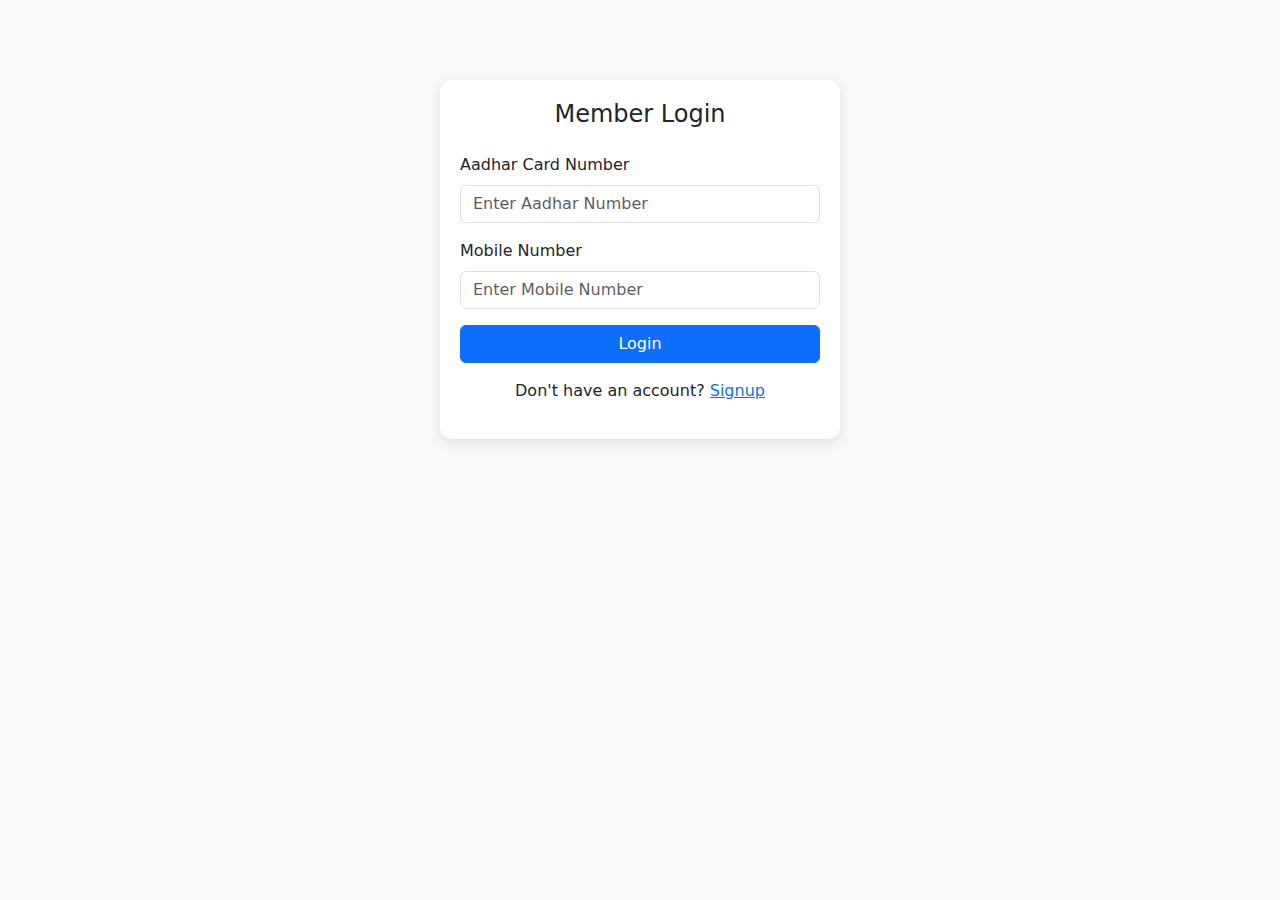
<file: Memberlogin.html>
<!DOCTYPE html>
<html lang="en">
<head>
    <meta charset="UTF-8">
    <title>Member Login & Signup</title>
    <link href="https://cdn.jsdelivr.net/npm/bootstrap@5.3.2/dist/css/bootstrap.min.css" rel="stylesheet">
    <style>
        body {
            background-color: #f8f9fa;
        }
        .form-container {
            max-width: 400px;
            margin: 80px auto;
            background: #fff;
            padding: 20px;
            border-radius: 12px;
            box-shadow: 0 4px 12px rgba(0,0,0,0.1);
        }
        .switch-link {
            cursor: pointer;
            color: #0d6efd;
            text-decoration: underline;
        }
    </style>
</head>
<body>

<div class="form-container">
    <h4 class="text-center mb-4" id="formTitle">Member Login</h4>

    <!-- Login Form -->
    <div id="loginForm">
        <div class="mb-3">
            <label for="aadhaar" class="form-label">Aadhar Card Number</label>
            <input type="text" class="form-control" id="aadhaar" placeholder="Enter Aadhar Number">
        </div>
        <div class="mb-3">
            <label for="mobile" class="form-label">Mobile Number</label>
            <input type="text" class="form-control" id="mobile" placeholder="Enter Mobile Number">
        </div>
        <button type="button" class="btn btn-primary w-100" onclick="login()">Login</button>
        <p class="mt-3 text-center">Don't have an account? <span class="switch-link" onclick="showSignup()">Signup</span></p>
    </div>

    <!-- Signup Form -->
    <div id="signupForm" class="d-none">
        <div class="mb-3">
            <label for="name" class="form-label">Full Name</label>
            <input type="text" class="form-control" id="name" placeholder="Enter Full Name">
        </div>
        <div class="mb-3">
            <label for="signupAadhaar" class="form-label">Aadhar Card Number</label>
            <input type="text" class="form-control" id="signupAadhaar" placeholder="Enter Aadhar Number">
        </div>
        <div class="mb-3">
            <label for="signupMobile" class="form-label">Mobile Number</label>
            <input type="text" class="form-control" id="signupMobile" placeholder="Enter Mobile Number">
        </div>
        <button type="button" class="btn btn-success w-100" onclick="signup()">Signup</button>
        <p class="mt-3 text-center">Already have an account? <span class="switch-link" onclick="showLogin()">Login</span></p>
    </div>

    <div id="successMessage" class="alert alert-success mt-3 d-none" role="alert">
        Action Successful!
    </div>
</div>

<script>
    function showSignup() {
        document.getElementById("loginForm").classList.add("d-none");
        document.getElementById("signupForm").classList.remove("d-none");
        document.getElementById("formTitle").innerText = "Member Signup";
        document.getElementById("successMessage").classList.add("d-none");
    }

    function showLogin() {
        document.getElementById("signupForm").classList.add("d-none");
        document.getElementById("loginForm").classList.remove("d-none");
        document.getElementById("formTitle").innerText = "Member Login";
        document.getElementById("successMessage").classList.add("d-none");
    }

    function login() {
        var aadhaar = document.getElementById("aadhaar").value.trim();
        var mobile = document.getElementById("mobile").value.trim();

        if (aadhaar.length === 12 && /^\d{12}$/.test(aadhaar) && mobile.length === 10 && /^\d{10}$/.test(mobile)) {
            document.getElementById("successMessage").innerText = "Login Successful!";
            document.getElementById("successMessage").classList.remove("d-none");
        } else {
            alert("Please enter valid Aadhar and Mobile Number.");
        }
    }

    function signup() {
        var name = document.getElementById("name").value.trim();
        var aadhaar = document.getElementById("signupAadhaar").value.trim();
        var mobile = document.getElementById("signupMobile").value.trim();

        if (name !== "" && aadhaar.length === 12 && /^\d{12}$/.test(aadhaar) && mobile.length === 10 && /^\d{10}$/.test(mobile)) {
            document.getElementById("successMessage").innerText = "Signup Successful!";
            document.getElementById("successMessage").classList.remove("d-none");
        } else {
            alert("Please fill all details correctly.");
        }
    }
</script>

</body>
</html>
</file>
<file: assets/vendors/themify-icons/css/themify-icons.css>
@font-face {
	font-family: 'themify';
	src:url("../fonts/themify.eot?-fvbane");
	src:url("../fonts/themify.eot?#iefix-fvbane") format("embedded-opentype"),
		url("../fonts/themify.woff?-fvbane") format("woff"),
		url("../fonts/themify.ttf?-fvbane") format("truetype"),
		url("../fonts/themify.svg?-fvbane#themify") format("svg");
	font-weight: normal;
	font-style: normal;
}

[class^="ti-"], [class*=" ti-"] {
	font-family: 'themify';
	speak: none;
	font-style: normal;
	font-weight: normal;
	font-variant: normal;
	text-transform: none;
	line-height: 1;

	/* Better Font Rendering =========== */
	-webkit-font-smoothing: antialiased;
	-moz-osx-font-smoothing: grayscale;
}

.ti-wand:before {
	content: "\e600";
}
.ti-volume:before {
	content: "\e601";
}
.ti-user:before {
	content: "\e602";
}
.ti-unlock:before {
	content: "\e603";
}
.ti-unlink:before {
	content: "\e604";
}
.ti-trash:before {
	content: "\e605";
}
.ti-thought:before {
	content: "\e606";
}
.ti-target:before {
	content: "\e607";
}
.ti-tag:before {
	content: "\e608";
}
.ti-tablet:before {
	content: "\e609";
}
.ti-star:before {
	content: "\e60a";
}
.ti-spray:before {
	content: "\e60b";
}
.ti-signal:before {
	content: "\e60c";
}
.ti-shopping-cart:before {
	content: "\e60d";
}
.ti-shopping-cart-full:before {
	content: "\e60e";
}
.ti-settings:before {
	content: "\e60f";
}
.ti-search:before {
	content: "\e610";
}
.ti-zoom-in:before {
	content: "\e611";
}
.ti-zoom-out:before {
	content: "\e612";
}
.ti-cut:before {
	content: "\e613";
}
.ti-ruler:before {
	content: "\e614";
}
.ti-ruler-pencil:before {
	content: "\e615";
}
.ti-ruler-alt:before {
	content: "\e616";
}
.ti-bookmark:before {
	content: "\e617";
}
.ti-bookmark-alt:before {
	content: "\e618";
}
.ti-reload:before {
	content: "\e619";
}
.ti-plus:before {
	content: "\e61a";
}
.ti-pin:before {
	content: "\e61b";
}
.ti-pencil:before {
	content: "\e61c";
}
.ti-pencil-alt:before {
	content: "\e61d";
}
.ti-paint-roller:before {
	content: "\e61e";
}
.ti-paint-bucket:before {
	content: "\e61f";
}
.ti-na:before {
	content: "\e620";
}
.ti-mobile:before {
	content: "\e621";
}
.ti-minus:before {
	content: "\e622";
}
.ti-medall:before {
	content: "\e623";
}
.ti-medall-alt:before {
	content: "\e624";
}
.ti-marker:before {
	content: "\e625";
}
.ti-marker-alt:before {
	content: "\e626";
}
.ti-arrow-up:before {
	content: "\e627";
}
.ti-arrow-right:before {
	content: "\e628";
}
.ti-arrow-left:before {
	content: "\e629";
}
.ti-arrow-down:before {
	content: "\e62a";
}
.ti-lock:before {
	content: "\e62b";
}
.ti-location-arrow:before {
	content: "\e62c";
}
.ti-link:before {
	content: "\e62d";
}
.ti-layout:before {
	content: "\e62e";
}
.ti-layers:before {
	content: "\e62f";
}
.ti-layers-alt:before {
	content: "\e630";
}
.ti-key:before {
	content: "\e631";
}
.ti-import:before {
	content: "\e632";
}
.ti-image:before {
	content: "\e633";
}
.ti-heart:before {
	content: "\e634";
}
.ti-heart-broken:before {
	content: "\e635";
}
.ti-hand-stop:before {
	content: "\e636";
}
.ti-hand-open:before {
	content: "\e637";
}
.ti-hand-drag:before {
	content: "\e638";
}
.ti-folder:before {
	content: "\e639";
}
.ti-flag:before {
	content: "\e63a";
}
.ti-flag-alt:before {
	content: "\e63b";
}
.ti-flag-alt-2:before {
	content: "\e63c";
}
.ti-eye:before {
	content: "\e63d";
}
.ti-export:before {
	content: "\e63e";
}
.ti-exchange-vertical:before {
	content: "\e63f";
}
.ti-desktop:before {
	content: "\e640";
}
.ti-cup:before {
	content: "\e641";
}
.ti-crown:before {
	content: "\e642";
}
.ti-comments:before {
	content: "\e643";
}
.ti-comment:before {
	content: "\e644";
}
.ti-comment-alt:before {
	content: "\e645";
}
.ti-close:before {
	content: "\e646";
}
.ti-clip:before {
	content: "\e647";
}
.ti-angle-up:before {
	content: "\e648";
}
.ti-angle-right:before {
	content: "\e649";
}
.ti-angle-left:before {
	content: "\e64a";
}
.ti-angle-down:before {
	content: "\e64b";
}
.ti-check:before {
	content: "\e64c";
}
.ti-check-box:before {
	content: "\e64d";
}
.ti-camera:before {
	content: "\e64e";
}
.ti-announcement:before {
	content: "\e64f";
}
.ti-brush:before {
	content: "\e650";
}
.ti-briefcase:before {
	content: "\e651";
}
.ti-bolt:before {
	content: "\e652";
}
.ti-bolt-alt:before {
	content: "\e653";
}
.ti-blackboard:before {
	content: "\e654";
}
.ti-bag:before {
	content: "\e655";
}
.ti-move:before {
	content: "\e656";
}
.ti-arrows-vertical:before {
	content: "\e657";
}
.ti-arrows-horizontal:before {
	content: "\e658";
}
.ti-fullscreen:before {
	content: "\e659";
}
.ti-arrow-top-right:before {
	content: "\e65a";
}
.ti-arrow-top-left:before {
	content: "\e65b";
}
.ti-arrow-circle-up:before {
	content: "\e65c";
}
.ti-arrow-circle-right:before {
	content: "\e65d";
}
.ti-arrow-circle-left:before {
	content: "\e65e";
}
.ti-arrow-circle-down:before {
	content: "\e65f";
}
.ti-angle-double-up:before {
	content: "\e660";
}
.ti-angle-double-right:before {
	content: "\e661";
}
.ti-angle-double-left:before {
	content: "\e662";
}
.ti-angle-double-down:before {
	content: "\e663";
}
.ti-zip:before {
	content: "\e664";
}
.ti-world:before {
	content: "\e665";
}
.ti-wheelchair:before {
	content: "\e666";
}
.ti-view-list:before {
	content: "\e667";
}
.ti-view-list-alt:before {
	content: "\e668";
}
.ti-view-grid:before {
	content: "\e669";
}
.ti-uppercase:before {
	content: "\e66a";
}
.ti-upload:before {
	content: "\e66b";
}
.ti-underline:before {
	content: "\e66c";
}
.ti-truck:before {
	content: "\e66d";
}
.ti-timer:before {
	content: "\e66e";
}
.ti-ticket:before {
	content: "\e66f";
}
.ti-thumb-up:before {
	content: "\e670";
}
.ti-thumb-down:before {
	content: "\e671";
}
.ti-text:before {
	content: "\e672";
}
.ti-stats-up:before {
	content: "\e673";
}
.ti-stats-down:before {
	content: "\e674";
}
.ti-split-v:before {
	content: "\e675";
}
.ti-split-h:before {
	content: "\e676";
}
.ti-smallcap:before {
	content: "\e677";
}
.ti-shine:before {
	content: "\e678";
}
.ti-shift-right:before {
	content: "\e679";
}
.ti-shift-left:before {
	content: "\e67a";
}
.ti-shield:before {
	content: "\e67b";
}
.ti-notepad:before {
	content: "\e67c";
}
.ti-server:before {
	content: "\e67d";
}
.ti-quote-right:before {
	content: "\e67e";
}
.ti-quote-left:before {
	content: "\e67f";
}
.ti-pulse:before {
	content: "\e680";
}
.ti-printer:before {
	content: "\e681";
}
.ti-power-off:before {
	content: "\e682";
}
.ti-plug:before {
	content: "\e683";
}
.ti-pie-chart:before {
	content: "\e684";
}
.ti-paragraph:before {
	content: "\e685";
}
.ti-panel:before {
	content: "\e686";
}
.ti-package:before {
	content: "\e687";
}
.ti-music:before {
	content: "\e688";
}
.ti-music-alt:before {
	content: "\e689";
}
.ti-mouse:before {
	content: "\e68a";
}
.ti-mouse-alt:before {
	content: "\e68b";
}
.ti-money:before {
	content: "\e68c";
}
.ti-microphone:before {
	content: "\e68d";
}
.ti-menu:before {
	content: "\e68e";
}
.ti-menu-alt:before {
	content: "\e68f";
}
.ti-map:before {
	content: "\e690";
}
.ti-map-alt:before {
	content: "\e691";
}
.ti-loop:before {
	content: "\e692";
}
.ti-location-pin:before {
	content: "\e693";
}
.ti-list:before {
	content: "\e694";
}
.ti-light-bulb:before {
	content: "\e695";
}
.ti-Italic:before {
	content: "\e696";
}
.ti-info:before {
	content: "\e697";
}
.ti-infinite:before {
	content: "\e698";
}
.ti-id-badge:before {
	content: "\e699";
}
.ti-hummer:before {
	content: "\e69a";
}
.ti-home:before {
	content: "\e69b";
}
.ti-help:before {
	content: "\e69c";
}
.ti-headphone:before {
	content: "\e69d";
}
.ti-harddrives:before {
	content: "\e69e";
}
.ti-harddrive:before {
	content: "\e69f";
}
.ti-gift:before {
	content: "\e6a0";
}
.ti-game:before {
	content: "\e6a1";
}
.ti-filter:before {
	content: "\e6a2";
}
.ti-files:before {
	content: "\e6a3";
}
.ti-file:before {
	content: "\e6a4";
}
.ti-eraser:before {
	content: "\e6a5";
}
.ti-envelope:before {
	content: "\e6a6";
}
.ti-download:before {
	content: "\e6a7";
}
.ti-direction:before {
	content: "\e6a8";
}
.ti-direction-alt:before {
	content: "\e6a9";
}
.ti-dashboard:before {
	content: "\e6aa";
}
.ti-control-stop:before {
	content: "\e6ab";
}
.ti-control-shuffle:before {
	content: "\e6ac";
}
.ti-control-play:before {
	content: "\e6ad";
}
.ti-control-pause:before {
	content: "\e6ae";
}
.ti-control-forward:before {
	content: "\e6af";
}
.ti-control-backward:before {
	content: "\e6b0";
}
.ti-cloud:before {
	content: "\e6b1";
}
.ti-cloud-up:before {
	content: "\e6b2";
}
.ti-cloud-down:before {
	content: "\e6b3";
}
.ti-clipboard:before {
	content: "\e6b4";
}
.ti-car:before {
	content: "\e6b5";
}
.ti-calendar:before {
	content: "\e6b6";
}
.ti-book:before {
	content: "\e6b7";
}
.ti-bell:before {
	content: "\e6b8";
}
.ti-basketball:before {
	content: "\e6b9";
}
.ti-bar-chart:before {
	content: "\e6ba";
}
.ti-bar-chart-alt:before {
	content: "\e6bb";
}
.ti-back-right:before {
	content: "\e6bc";
}
.ti-back-left:before {
	content: "\e6bd";
}
.ti-arrows-corner:before {
	content: "\e6be";
}
.ti-archive:before {
	content: "\e6bf";
}
.ti-anchor:before {
	content: "\e6c0";
}
.ti-align-right:before {
	content: "\e6c1";
}
.ti-align-left:before {
	content: "\e6c2";
}
.ti-align-justify:before {
	content: "\e6c3";
}
.ti-align-center:before {
	content: "\e6c4";
}
.ti-alert:before {
	content: "\e6c5";
}
.ti-alarm-clock:before {
	content: "\e6c6";
}
.ti-agenda:before {
	content: "\e6c7";
}
.ti-write:before {
	content: "\e6c8";
}
.ti-window:before {
	content: "\e6c9";
}
.ti-widgetized:before {
	content: "\e6ca";
}
.ti-widget:before {
	content: "\e6cb";
}
.ti-widget-alt:before {
	content: "\e6cc";
}
.ti-wallet:before {
	content: "\e6cd";
}
.ti-video-clapper:before {
	content: "\e6ce";
}
.ti-video-camera:before {
	content: "\e6cf";
}
.ti-vector:before {
	content: "\e6d0";
}
.ti-themify-logo:before {
	content: "\e6d1";
}
.ti-themify-favicon:before {
	content: "\e6d2";
}
.ti-themify-favicon-alt:before {
	content: "\e6d3";
}
.ti-support:before {
	content: "\e6d4";
}
.ti-stamp:before {
	content: "\e6d5";
}
.ti-split-v-alt:before {
	content: "\e6d6";
}
.ti-slice:before {
	content: "\e6d7";
}
.ti-shortcode:before {
	content: "\e6d8";
}
.ti-shift-right-alt:before {
	content: "\e6d9";
}
.ti-shift-left-alt:before {
	content: "\e6da";
}
.ti-ruler-alt-2:before {
	content: "\e6db";
}
.ti-receipt:before {
	content: "\e6dc";
}
.ti-pin2:before {
	content: "\e6dd";
}
.ti-pin-alt:before {
	content: "\e6de";
}
.ti-pencil-alt2:before {
	content: "\e6df";
}
.ti-palette:before {
	content: "\e6e0";
}
.ti-more:before {
	content: "\e6e1";
}
.ti-more-alt:before {
	content: "\e6e2";
}
.ti-microphone-alt:before {
	content: "\e6e3";
}
.ti-magnet:before {
	content: "\e6e4";
}
.ti-line-double:before {
	content: "\e6e5";
}
.ti-line-dotted:before {
	content: "\e6e6";
}
.ti-line-dashed:before {
	content: "\e6e7";
}
.ti-layout-width-full:before {
	content: "\e6e8";
}
.ti-layout-width-default:before {
	content: "\e6e9";
}
.ti-layout-width-default-alt:before {
	content: "\e6ea";
}
.ti-layout-tab:before {
	content: "\e6eb";
}
.ti-layout-tab-window:before {
	content: "\e6ec";
}
.ti-layout-tab-v:before {
	content: "\e6ed";
}
.ti-layout-tab-min:before {
	content: "\e6ee";
}
.ti-layout-slider:before {
	content: "\e6ef";
}
.ti-layout-slider-alt:before {
	content: "\e6f0";
}
.ti-layout-sidebar-right:before {
	content: "\e6f1";
}
.ti-layout-sidebar-none:before {
	content: "\e6f2";
}
.ti-layout-sidebar-left:before {
	content: "\e6f3";
}
.ti-layout-placeholder:before {
	content: "\e6f4";
}
.ti-layout-menu:before {
	content: "\e6f5";
}
.ti-layout-menu-v:before {
	content: "\e6f6";
}
.ti-layout-menu-separated:before {
	content: "\e6f7";
}
.ti-layout-menu-full:before {
	content: "\e6f8";
}
.ti-layout-media-right-alt:before {
	content: "\e6f9";
}
.ti-layout-media-right:before {
	content: "\e6fa";
}
.ti-layout-media-overlay:before {
	content: "\e6fb";
}
.ti-layout-media-overlay-alt:before {
	content: "\e6fc";
}
.ti-layout-media-overlay-alt-2:before {
	content: "\e6fd";
}
.ti-layout-media-left-alt:before {
	content: "\e6fe";
}
.ti-layout-media-left:before {
	content: "\e6ff";
}
.ti-layout-media-center-alt:before {
	content: "\e700";
}
.ti-layout-media-center:before {
	content: "\e701";
}
.ti-layout-list-thumb:before {
	content: "\e702";
}
.ti-layout-list-thumb-alt:before {
	content: "\e703";
}
.ti-layout-list-post:before {
	content: "\e704";
}
.ti-layout-list-large-image:before {
	content: "\e705";
}
.ti-layout-line-solid:before {
	content: "\e706";
}
.ti-layout-grid4:before {
	content: "\e707";
}
.ti-layout-grid3:before {
	content: "\e708";
}
.ti-layout-grid2:before {
	content: "\e709";
}
.ti-layout-grid2-thumb:before {
	content: "\e70a";
}
.ti-layout-cta-right:before {
	content: "\e70b";
}
.ti-layout-cta-left:before {
	content: "\e70c";
}
.ti-layout-cta-center:before {
	content: "\e70d";
}
.ti-layout-cta-btn-right:before {
	content: "\e70e";
}
.ti-layout-cta-btn-left:before {
	content: "\e70f";
}
.ti-layout-column4:before {
	content: "\e710";
}
.ti-layout-column3:before {
	content: "\e711";
}
.ti-layout-column2:before {
	content: "\e712";
}
.ti-layout-accordion-separated:before {
	content: "\e713";
}
.ti-layout-accordion-merged:before {
	content: "\e714";
}
.ti-layout-accordion-list:before {
	content: "\e715";
}
.ti-ink-pen:before {
	content: "\e716";
}
.ti-info-alt:before {
	content: "\e717";
}
.ti-help-alt:before {
	content: "\e718";
}
.ti-headphone-alt:before {
	content: "\e719";
}
.ti-hand-point-up:before {
	content: "\e71a";
}
.ti-hand-point-right:before {
	content: "\e71b";
}
.ti-hand-point-left:before {
	content: "\e71c";
}
.ti-hand-point-down:before {
	content: "\e71d";
}
.ti-gallery:before {
	content: "\e71e";
}
.ti-face-smile:before {
	content: "\e71f";
}
.ti-face-sad:before {
	content: "\e720";
}
.ti-credit-card:before {
	content: "\e721";
}
.ti-control-skip-forward:before {
	content: "\e722";
}
.ti-control-skip-backward:before {
	content: "\e723";
}
.ti-control-record:before {
	content: "\e724";
}
.ti-control-eject:before {
	content: "\e725";
}
.ti-comments-smiley:before {
	content: "\e726";
}
.ti-brush-alt:before {
	content: "\e727";
}
.ti-youtube:before {
	content: "\e728";
}
.ti-vimeo:before {
	content: "\e729";
}
.ti-twitter:before {
	content: "\e72a";
}
.ti-time:before {
	content: "\e72b";
}
.ti-tumblr:before {
	content: "\e72c";
}
.ti-skype:before {
	content: "\e72d";
}
.ti-share:before {
	content: "\e72e";
}
.ti-share-alt:before {
	content: "\e72f";
}
.ti-rocket:before {
	content: "\e730";
}
.ti-pinterest:before {
	content: "\e731";
}
.ti-new-window:before {
	content: "\e732";
}
.ti-microsoft:before {
	content: "\e733";
}
.ti-list-ol:before {
	content: "\e734";
}
.ti-linkedin:before {
	content: "\e735";
}
.ti-layout-sidebar-2:before {
	content: "\e736";
}
.ti-layout-grid4-alt:before {
	content: "\e737";
}
.ti-layout-grid3-alt:before {
	content: "\e738";
}
.ti-layout-grid2-alt:before {
	content: "\e739";
}
.ti-layout-column4-alt:before {
	content: "\e73a";
}
.ti-layout-column3-alt:before {
	content: "\e73b";
}
.ti-layout-column2-alt:before {
	content: "\e73c";
}
.ti-instagram:before {
	content: "\e73d";
}
.ti-google:before {
	content: "\e73e";
}
.ti-github:before {
	content: "\e73f";
}
.ti-flickr:before {
	content: "\e740";
}
.ti-facebook:before {
	content: "\e741";
}
.ti-dropbox:before {
	content: "\e742";
}
.ti-dribbble:before {
	content: "\e743";
}
.ti-apple:before {
	content: "\e744";
}
.ti-android:before {
	content: "\e745";
}
.ti-save:before {
	content: "\e746";
}
.ti-save-alt:before {
	content: "\e747";
}
.ti-yahoo:before {
	content: "\e748";
}
.ti-wordpress:before {
	content: "\e749";
}
.ti-vimeo-alt:before {
	content: "\e74a";
}
.ti-twitter-alt:before {
	content: "\e74b";
}
.ti-tumblr-alt:before {
	content: "\e74c";
}
.ti-trello:before {
	content: "\e74d";
}
.ti-stack-overflow:before {
	content: "\e74e";
}
.ti-soundcloud:before {
	content: "\e74f";
}
.ti-sharethis:before {
	content: "\e750";
}
.ti-sharethis-alt:before {
	content: "\e751";
}
.ti-reddit:before {
	content: "\e752";
}
.ti-pinterest-alt:before {
	content: "\e753";
}
.ti-microsoft-alt:before {
	content: "\e754";
}
.ti-linux:before {
	content: "\e755";
}
.ti-jsfiddle:before {
	content: "\e756";
}
.ti-joomla:before {
	content: "\e757";
}
.ti-html5:before {
	content: "\e758";
}
.ti-flickr-alt:before {
	content: "\e759";
}
.ti-email:before {
	content: "\e75a";
}
.ti-drupal:before {
	content: "\e75b";
}
.ti-dropbox-alt:before {
	content: "\e75c";
}
.ti-css3:before {
	content: "\e75d";
}
.ti-rss:before {
	content: "\e75e";
}
.ti-rss-alt:before {
	content: "\e75f";
}
</file>
<file: assets/css/leadmark.css>
@charset "UTF-8";
/*!
=========================================================
* LeadMark Landing page
=========================================================

* Copyright: 2019 DevCRUD (https://devcrud.com)
* Licensed: (https://devcrud.com/licenses)
* Coded by www.devcrud.com

=========================================================

* The above copyright notice and this permission notice shall be included in all copies or substantial portions of the Software.
*/
@import url("https://fonts.googleapis.com/css?family=Poppins:100,100i,200,200i,300,300i,400,400i,500,500i,600,600i,700,700i,800,800i,900,900i");
:root {
  --blue: #007bff;
  --indigo: #6610f2;
  --purple: #6f42c1;
  --pink: #e83e8c;
  --red: #eb4d4b;
  --orange: #fd7e14;
  --yellow: #EE5A24;
  --green: #6ab04c;
  --teal: #00cec9;
  --cyan: #1289A7;
  --white: #fff;
  --gray: #6c757d;
  --gray-dark: #1b1b1b;
  --primary: #ff6e42;
  --secondary: #6c757d;
  --success: #6ab04c;
  --info: #1289A7;
  --warning: #EE5A24;
  --danger: #eb4d4b;
  --light: #f8f9fa;
  --dark: #1b1b1b;
  --breakpoint-xs: 0;
  --breakpoint-sm: 576px;
  --breakpoint-md: 768px;
  --breakpoint-lg: 992px;
  --breakpoint-xl: 1200px;
  --font-family-sans-serif: "Poppins", sans-serif;
  --font-family-monospace: SFMono-Regular, Menlo, Monaco, Consolas, "Liberation Mono", "Courier New", monospace;
}

*,
*::before,
*::after {
  box-sizing: border-box;
}

html {
  font-family: sans-serif;
  line-height: 1.15;
  -webkit-text-size-adjust: 100%;
  -webkit-tap-highlight-color: rgba(0, 0, 0, 0);
}

article, aside, figcaption, figure, footer, header, hgroup, main, nav, section {
  display: block;
}

body {
  margin: 0;
  font-family: "Poppins", sans-serif;
  font-size: 1rem;
  font-weight: 400;
  line-height: 1.5;
  
  text-align: left;
  background-color: #fff;
}

[tabindex="-1"]:focus {
  outline: 0 !important;
}

hr {
  box-sizing: content-box;
  height: 0;
  overflow: visible;
}

h1, h2, h3, h4, h5, h6 {
  margin-top: 0;
  margin-bottom: 0.5rem;
}

p {
  margin-top: 0;
  margin-bottom: 1rem;
}

abbr[title],
abbr[data-original-title] {
  text-decoration: underline;
  -webkit-text-decoration: underline dotted;
          text-decoration: underline dotted;
  cursor: help;
  border-bottom: 0;
  -webkit-text-decoration-skip-ink: none;
          text-decoration-skip-ink: none;
}

address {
  margin-bottom: 1rem;
  font-style: normal;
  line-height: inherit;
}

ol,
ul,
dl {
  margin-top: 0;
  margin-bottom: 1rem;
}

ol ol,
ul ul,
ol ul,
ul ol {
  margin-bottom: 0;
}

dt {
  font-weight: 700;
}

dd {
  margin-bottom: .5rem;
  margin-left: 0;
}

blockquote {
  margin: 0 0 1rem;
}

b,
strong {
  font-weight: bolder;
}

small {
  font-size: 80%;
}

sub,
sup {
  position: relative;
  font-size: 75%;
  line-height: 0;
  vertical-align: baseline;
}

sub {
  bottom: -.25em;
}

sup {
  top: -.5em;
}

a {
  color: #ff6e42;
  text-decoration: none;
  background-color: transparent;
}

a:hover {
  color: #f53900;
  text-decoration: none;
}

a:not([href]):not([tabindex]) {
  color: inherit;
  text-decoration: none;
}

a:not([href]):not([tabindex]):hover, a:not([href]):not([tabindex]):focus {
  color: inherit;
  text-decoration: none;
}

a:not([href]):not([tabindex]):focus {
  outline: 0;
}

pre,
code,
kbd,
samp {
  font-family: SFMono-Regular, Menlo, Monaco, Consolas, "Liberation Mono", "Courier New", monospace;
  font-size: 1em;
}

pre {
  margin-top: 0;
  margin-bottom: 1rem;
  overflow: auto;
}

figure {
  margin: 0 0 1rem;
}

img {
  vertical-align: middle;
  border-style: none;
}

svg {
  overflow: hidden;
  vertical-align: middle;
}

table {
  border-collapse: collapse;
}

caption {
  padding-top: 0.75rem;
  padding-bottom: 0.75rem;
  color: #6c757d;
  text-align: left;
  caption-side: bottom;
}

th {
  text-align: inherit;
}

label {
  display: inline-block;
  margin-bottom: 0.5rem;
}

button {
  border-radius: 0;
}

button:focus {
  outline: 1px dotted;
  outline: 5px auto -webkit-focus-ring-color;
}

input,
button,
select,
optgroup,
textarea {
  margin: 0;
  font-family: inherit;
  font-size: inherit;
  line-height: inherit;
}

button,
input {
  overflow: visible;
}

button,
select {
  text-transform: none;
}

select {
  word-wrap: normal;
}

button,
[type="button"],
[type="reset"],
[type="submit"] {
  -webkit-appearance: button;
}

button:not(:disabled),
[type="button"]:not(:disabled),
[type="reset"]:not(:disabled),
[type="submit"]:not(:disabled) {
  cursor: pointer;
}

button::-moz-focus-inner,
[type="button"]::-moz-focus-inner,
[type="reset"]::-moz-focus-inner,
[type="submit"]::-moz-focus-inner {
  padding: 0;
  border-style: none;
}

input[type="radio"],
input[type="checkbox"] {
  box-sizing: border-box;
  padding: 0;
}

input[type="date"],
input[type="time"],
input[type="datetime-local"],
input[type="month"] {
  -webkit-appearance: listbox;
}

textarea {
  overflow: auto;
  resize: vertical;
}

fieldset {
  min-width: 0;
  padding: 0;
  margin: 0;
  border: 0;
}

legend {
  display: block;
  width: 100%;
  max-width: 100%;
  padding: 0;
  margin-bottom: .5rem;
  font-size: 1.5rem;
  line-height: inherit;
  color: inherit;
  white-space: normal;
}

progress {
  vertical-align: baseline;
}

[type="number"]::-webkit-inner-spin-button,
[type="number"]::-webkit-outer-spin-button {
  height: auto;
}

[type="search"] {
  outline-offset: -2px;
  -webkit-appearance: none;
}

[type="search"]::-webkit-search-decoration {
  -webkit-appearance: none;
}

::-webkit-file-upload-button {
  font: inherit;
  -webkit-appearance: button;
}

output {
  display: inline-block;
}

summary {
  display: list-item;
  cursor: pointer;
}

template {
  display: none;
}

[hidden] {
  display: none !important;
}

h1, h2, h3, h4, h5, h6,
.h1, .h2, .h3, .h4, .h5, .h6 {
  margin-bottom: 0.5rem;
  font-weight: 500;
  line-height: 1.2;
}

h1, .h1 {
  font-size: 2.5rem;
}

h2, .h2 {
  font-size: 2rem;
}

h3, .h3 {
  font-size: 1.75rem;
}

h4, .h4 {
  font-size: 1.5rem;
}

h5, .h5 {
  font-size: 1.25rem;
}

h6, .h6 {
  font-size: 1rem;
}

.lead {
  font-size: 1.25rem;
  font-weight: 300;
}

.display-1 {
  font-size: 6rem;
  font-weight: 300;
  line-height: 1.2;
}

.display-2 {
  font-size: 5.5rem;
  font-weight: 300;
  line-height: 1.2;
}

.display-3 {
  font-size: 4.5rem;
  font-weight: 300;
  line-height: 1.2;
}

.display-4 {
  font-size: 3.5rem;
  font-weight: 300;
  line-height: 1.2;
}

hr {
  margin-top: 1rem;
  margin-bottom: 1rem;
  border: 0;
  border-top: 1px solid rgba(0, 0, 0, 0.1);
}

small,
.small {
  font-size: 80%;
  font-weight: 400;
}

mark,
.mark {
  padding: 0.2em;
  background-color: #fcf8e3;
}

.list-unstyled {
  padding-left: 0;
  list-style: none;
}

.list-inline {
  padding-left: 0;
  list-style: none;
}

.list-inline-item {
  display: inline-block;
}

.list-inline-item:not(:last-child) {
  margin-right: 0.5rem;
}

.initialism {
  font-size: 90%;
  text-transform: uppercase;
}

.blockquote {
  margin-bottom: 1rem;
  font-size: 1.25rem;
}

.blockquote-footer {
  display: block;
  font-size: 80%;
  color: #6c757d;
}

.blockquote-footer::before {
  content: "\2014\00A0";
}

.img-fluid {
  max-width: 100%;
  height: auto;
}

.img-thumbnail {
  padding: 0.25rem;
  background-color: #fff;
  border: 1px solid #dee2e6;
  border-radius: 0.25rem;
  max-width: 100%;
  height: auto;
}

.figure {
  display: inline-block;
}

.figure-img {
  margin-bottom: 0.5rem;
  line-height: 1;
}

.figure-caption {
  font-size: 90%;
  color: #6c757d;
}

code {
  font-size: 87.5%;
  color: #e83e8c;
  word-break: break-word;
}

a > code {
  color: inherit;
}

kbd {
  padding: 0.2rem 0.4rem;
  font-size: 87.5%;
  color: #fff;
  background-color: #1b1b1b;
  border-radius: 0.2rem;
}

kbd kbd {
  padding: 0;
  font-size: 100%;
  font-weight: 700;
}

pre {
  display: block;
  font-size: 87.5%;
  color: #1b1b1b;
}

pre code {
  font-size: inherit;
  color: inherit;
  word-break: normal;
}

.pre-scrollable {
  max-height: 340px;
  overflow-y: scroll;
}

.container {
  width: 100%;
  padding-right: 15px;
  padding-left: 15px;
  margin-right: auto;
  margin-left: auto;
}

@media (min-width: 576px) {
  .container {
    max-width: 540px;
  }
}

@media (min-width: 768px) {
  .container {
    max-width: 720px;
  }
}

@media (min-width: 992px) {
  .container {
    max-width: 960px;
  }
}

@media (min-width: 1200px) {
  .container {
    max-width: 1140px;
  }
}

.container-fluid {
  width: 100%;
  padding-right: 15px;
  padding-left: 15px;
  margin-right: auto;
  margin-left: auto;
}

.row {
  display: -webkit-box;
  display: -webkit-flex;
  display: -ms-flexbox;
  display: flex;
  -webkit-flex-wrap: wrap;
      -ms-flex-wrap: wrap;
          flex-wrap: wrap;
  margin-right: -15px;
  margin-left: -15px;
}

.no-gutters {
  margin-right: 0;
  margin-left: 0;
}

.no-gutters > .col,
.no-gutters > [class*="col-"] {
  padding-right: 0;
  padding-left: 0;
}

.col-1, .col-2, .col-3, .col-4, .col-5, .col-6, .col-7, .col-8, .col-9, .col-10, .col-11, .col-12, .col,
.col-auto, .col-sm-1, .col-sm-2, .col-sm-3, .col-sm-4, .col-sm-5, .col-sm-6, .col-sm-7, .col-sm-8, .col-sm-9, .col-sm-10, .col-sm-11, .col-sm-12, .col-sm,
.col-sm-auto, .col-md-1, .col-md-2, .col-md-3, .col-md-4, .col-md-5, .col-md-6, .col-md-7, .col-md-8, .col-md-9, .col-md-10, .col-md-11, .col-md-12, .col-md,
.col-md-auto, .col-lg-1, .col-lg-2, .col-lg-3, .col-lg-4, .col-lg-5, .col-lg-6, .col-lg-7, .col-lg-8, .col-lg-9, .col-lg-10, .col-lg-11, .col-lg-12, .col-lg,
.col-lg-auto, .col-xl-1, .col-xl-2, .col-xl-3, .col-xl-4, .col-xl-5, .col-xl-6, .col-xl-7, .col-xl-8, .col-xl-9, .col-xl-10, .col-xl-11, .col-xl-12, .col-xl,
.col-xl-auto {
  position: relative;
  width: 100%;
  padding-right: 15px;
  padding-left: 15px;
}

.col {
  -webkit-flex-basis: 0;
      -ms-flex-preferred-size: 0;
          flex-basis: 0;
  -webkit-box-flex: 1;
  -webkit-flex-grow: 1;
      -ms-flex-positive: 1;
          flex-grow: 1;
  max-width: 100%;
}

.col-auto {
  -webkit-box-flex: 0;
  -webkit-flex: 0 0 auto;
      -ms-flex: 0 0 auto;
          flex: 0 0 auto;
  width: auto;
  max-width: 100%;
}

.col-1 {
  -webkit-box-flex: 0;
  -webkit-flex: 0 0 8.33333%;
      -ms-flex: 0 0 8.33333%;
          flex: 0 0 8.33333%;
  max-width: 8.33333%;
}

.col-2 {
  -webkit-box-flex: 0;
  -webkit-flex: 0 0 16.66667%;
      -ms-flex: 0 0 16.66667%;
          flex: 0 0 16.66667%;
  max-width: 16.66667%;
}

.col-3 {
  -webkit-box-flex: 0;
  -webkit-flex: 0 0 25%;
      -ms-flex: 0 0 25%;
          flex: 0 0 25%;
  max-width: 25%;
}

.col-4 {
  -webkit-box-flex: 0;
  -webkit-flex: 0 0 33.33333%;
      -ms-flex: 0 0 33.33333%;
          flex: 0 0 33.33333%;
  max-width: 33.33333%;
}

.col-5 {
  -webkit-box-flex: 0;
  -webkit-flex: 0 0 41.66667%;
      -ms-flex: 0 0 41.66667%;
          flex: 0 0 41.66667%;
  max-width: 41.66667%;
}

.col-6 {
  -webkit-box-flex: 0;
  -webkit-flex: 0 0 50%;
      -ms-flex: 0 0 50%;
          flex: 0 0 50%;
  max-width: 50%;
}

.col-7 {
  -webkit-box-flex: 0;
  -webkit-flex: 0 0 58.33333%;
      -ms-flex: 0 0 58.33333%;
          flex: 0 0 58.33333%;
  max-width: 58.33333%;
}

.col-8 {
  -webkit-box-flex: 0;
  -webkit-flex: 0 0 66.66667%;
      -ms-flex: 0 0 66.66667%;
          flex: 0 0 66.66667%;
  max-width: 66.66667%;
}

.col-9 {
  -webkit-box-flex: 0;
  -webkit-flex: 0 0 75%;
      -ms-flex: 0 0 75%;
          flex: 0 0 75%;
  max-width: 75%;
}

.col-10 {
  -webkit-box-flex: 0;
  -webkit-flex: 0 0 83.33333%;
      -ms-flex: 0 0 83.33333%;
          flex: 0 0 83.33333%;
  max-width: 83.33333%;
}

.col-11 {
  -webkit-box-flex: 0;
  -webkit-flex: 0 0 91.66667%;
      -ms-flex: 0 0 91.66667%;
          flex: 0 0 91.66667%;
  max-width: 91.66667%;
}

.col-12 {
  -webkit-box-flex: 0;
  -webkit-flex: 0 0 100%;
      -ms-flex: 0 0 100%;
          flex: 0 0 100%;
  max-width: 100%;
}

.order-first {
  -webkit-box-ordinal-group: 0;
  -webkit-order: -1;
      -ms-flex-order: -1;
          order: -1;
}

.order-last {
  -webkit-box-ordinal-group: 14;
  -webkit-order: 13;
      -ms-flex-order: 13;
          order: 13;
}

.order-0 {
  -webkit-box-ordinal-group: 1;
  -webkit-order: 0;
      -ms-flex-order: 0;
          order: 0;
}

.order-1 {
  -webkit-box-ordinal-group: 2;
  -webkit-order: 1;
      -ms-flex-order: 1;
          order: 1;
}

.order-2 {
  -webkit-box-ordinal-group: 3;
  -webkit-order: 2;
      -ms-flex-order: 2;
          order: 2;
}

.order-3 {
  -webkit-box-ordinal-group: 4;
  -webkit-order: 3;
      -ms-flex-order: 3;
          order: 3;
}

.order-4 {
  -webkit-box-ordinal-group: 5;
  -webkit-order: 4;
      -ms-flex-order: 4;
          order: 4;
}

.order-5 {
  -webkit-box-ordinal-group: 6;
  -webkit-order: 5;
      -ms-flex-order: 5;
          order: 5;
}

.order-6 {
  -webkit-box-ordinal-group: 7;
  -webkit-order: 6;
      -ms-flex-order: 6;
          order: 6;
}

.order-7 {
  -webkit-box-ordinal-group: 8;
  -webkit-order: 7;
      -ms-flex-order: 7;
          order: 7;
}

.order-8 {
  -webkit-box-ordinal-group: 9;
  -webkit-order: 8;
      -ms-flex-order: 8;
          order: 8;
}

.order-9 {
  -webkit-box-ordinal-group: 10;
  -webkit-order: 9;
      -ms-flex-order: 9;
          order: 9;
}

.order-10 {
  -webkit-box-ordinal-group: 11;
  -webkit-order: 10;
      -ms-flex-order: 10;
          order: 10;
}

.order-11 {
  -webkit-box-ordinal-group: 12;
  -webkit-order: 11;
      -ms-flex-order: 11;
          order: 11;
}

.order-12 {
  -webkit-box-ordinal-group: 13;
  -webkit-order: 12;
      -ms-flex-order: 12;
          order: 12;
}

.offset-1 {
  margin-left: 8.33333%;
}

.offset-2 {
  margin-left: 16.66667%;
}

.offset-3 {
  margin-left: 25%;
}

.offset-4 {
  margin-left: 33.33333%;
}

.offset-5 {
  margin-left: 41.66667%;
}

.offset-6 {
  margin-left: 50%;
}

.offset-7 {
  margin-left: 58.33333%;
}

.offset-8 {
  margin-left: 66.66667%;
}

.offset-9 {
  margin-left: 75%;
}

.offset-10 {
  margin-left: 83.33333%;
}

.offset-11 {
  margin-left: 91.66667%;
}

@media (min-width: 576px) {
  .col-sm {
    -webkit-flex-basis: 0;
        -ms-flex-preferred-size: 0;
            flex-basis: 0;
    -webkit-box-flex: 1;
    -webkit-flex-grow: 1;
        -ms-flex-positive: 1;
            flex-grow: 1;
    max-width: 100%;
  }
  .col-sm-auto {
    -webkit-box-flex: 0;
    -webkit-flex: 0 0 auto;
        -ms-flex: 0 0 auto;
            flex: 0 0 auto;
    width: auto;
    max-width: 100%;
  }
  .col-sm-1 {
    -webkit-box-flex: 0;
    -webkit-flex: 0 0 8.33333%;
        -ms-flex: 0 0 8.33333%;
            flex: 0 0 8.33333%;
    max-width: 8.33333%;
  }
  .col-sm-2 {
    -webkit-box-flex: 0;
    -webkit-flex: 0 0 16.66667%;
        -ms-flex: 0 0 16.66667%;
            flex: 0 0 16.66667%;
    max-width: 16.66667%;
  }
  .col-sm-3 {
    -webkit-box-flex: 0;
    -webkit-flex: 0 0 25%;
        -ms-flex: 0 0 25%;
            flex: 0 0 25%;
    max-width: 25%;
  }
  .col-sm-4 {
    -webkit-box-flex: 0;
    -webkit-flex: 0 0 33.33333%;
        -ms-flex: 0 0 33.33333%;
            flex: 0 0 33.33333%;
    max-width: 33.33333%;
  }
  .col-sm-5 {
    -webkit-box-flex: 0;
    -webkit-flex: 0 0 41.66667%;
        -ms-flex: 0 0 41.66667%;
            flex: 0 0 41.66667%;
    max-width: 41.66667%;
  }
  .col-sm-6 {
    -webkit-box-flex: 0;
    -webkit-flex: 0 0 50%;
        -ms-flex: 0 0 50%;
            flex: 0 0 50%;
    max-width: 50%;
  }
  .col-sm-7 {
    -webkit-box-flex: 0;
    -webkit-flex: 0 0 58.33333%;
        -ms-flex: 0 0 58.33333%;
            flex: 0 0 58.33333%;
    max-width: 58.33333%;
  }
  .col-sm-8 {
    -webkit-box-flex: 0;
    -webkit-flex: 0 0 66.66667%;
        -ms-flex: 0 0 66.66667%;
            flex: 0 0 66.66667%;
    max-width: 66.66667%;
  }
  .col-sm-9 {
    -webkit-box-flex: 0;
    -webkit-flex: 0 0 75%;
        -ms-flex: 0 0 75%;
            flex: 0 0 75%;
    max-width: 75%;
  }
  .col-sm-10 {
    -webkit-box-flex: 0;
    -webkit-flex: 0 0 83.33333%;
        -ms-flex: 0 0 83.33333%;
            flex: 0 0 83.33333%;
    max-width: 83.33333%;
  }
  .col-sm-11 {
    -webkit-box-flex: 0;
    -webkit-flex: 0 0 91.66667%;
        -ms-flex: 0 0 91.66667%;
            flex: 0 0 91.66667%;
    max-width: 91.66667%;
  }
  .col-sm-12 {
    -webkit-box-flex: 0;
    -webkit-flex: 0 0 100%;
        -ms-flex: 0 0 100%;
            flex: 0 0 100%;
    max-width: 100%;
  }
  .order-sm-first {
    -webkit-box-ordinal-group: 0;
    -webkit-order: -1;
        -ms-flex-order: -1;
            order: -1;
  }
  .order-sm-last {
    -webkit-box-ordinal-group: 14;
    -webkit-order: 13;
        -ms-flex-order: 13;
            order: 13;
  }
  .order-sm-0 {
    -webkit-box-ordinal-group: 1;
    -webkit-order: 0;
        -ms-flex-order: 0;
            order: 0;
  }
  .order-sm-1 {
    -webkit-box-ordinal-group: 2;
    -webkit-order: 1;
        -ms-flex-order: 1;
            order: 1;
  }
  .order-sm-2 {
    -webkit-box-ordinal-group: 3;
    -webkit-order: 2;
        -ms-flex-order: 2;
            order: 2;
  }
  .order-sm-3 {
    -webkit-box-ordinal-group: 4;
    -webkit-order: 3;
        -ms-flex-order: 3;
            order: 3;
  }
  .order-sm-4 {
    -webkit-box-ordinal-group: 5;
    -webkit-order: 4;
        -ms-flex-order: 4;
            order: 4;
  }
  .order-sm-5 {
    -webkit-box-ordinal-group: 6;
    -webkit-order: 5;
        -ms-flex-order: 5;
            order: 5;
  }
  .order-sm-6 {
    -webkit-box-ordinal-group: 7;
    -webkit-order: 6;
        -ms-flex-order: 6;
            order: 6;
  }
  .order-sm-7 {
    -webkit-box-ordinal-group: 8;
    -webkit-order: 7;
        -ms-flex-order: 7;
            order: 7;
  }
  .order-sm-8 {
    -webkit-box-ordinal-group: 9;
    -webkit-order: 8;
        -ms-flex-order: 8;
            order: 8;
  }
  .order-sm-9 {
    -webkit-box-ordinal-group: 10;
    -webkit-order: 9;
        -ms-flex-order: 9;
            order: 9;
  }
  .order-sm-10 {
    -webkit-box-ordinal-group: 11;
    -webkit-order: 10;
        -ms-flex-order: 10;
            order: 10;
  }
  .order-sm-11 {
    -webkit-box-ordinal-group: 12;
    -webkit-order: 11;
        -ms-flex-order: 11;
            order: 11;
  }
  .order-sm-12 {
    -webkit-box-ordinal-group: 13;
    -webkit-order: 12;
        -ms-flex-order: 12;
            order: 12;
  }
  .offset-sm-0 {
    margin-left: 0;
  }
  .offset-sm-1 {
    margin-left: 8.33333%;
  }
  .offset-sm-2 {
    margin-left: 16.66667%;
  }
  .offset-sm-3 {
    margin-left: 25%;
  }
  .offset-sm-4 {
    margin-left: 33.33333%;
  }
  .offset-sm-5 {
    margin-left: 41.66667%;
  }
  .offset-sm-6 {
    margin-left: 50%;
  }
  .offset-sm-7 {
    margin-left: 58.33333%;
  }
  .offset-sm-8 {
    margin-left: 66.66667%;
  }
  .offset-sm-9 {
    margin-left: 75%;
  }
  .offset-sm-10 {
    margin-left: 83.33333%;
  }
  .offset-sm-11 {
    margin-left: 91.66667%;
  }
}

@media (min-width: 768px) {
  .col-md {
    -webkit-flex-basis: 0;
        -ms-flex-preferred-size: 0;
            flex-basis: 0;
    -webkit-box-flex: 1;
    -webkit-flex-grow: 1;
        -ms-flex-positive: 1;
            flex-grow: 1;
    max-width: 100%;
  }
  .col-md-auto {
    -webkit-box-flex: 0;
    -webkit-flex: 0 0 auto;
        -ms-flex: 0 0 auto;
            flex: 0 0 auto;
    width: auto;
    max-width: 100%;
  }
  .col-md-1 {
    -webkit-box-flex: 0;
    -webkit-flex: 0 0 8.33333%;
        -ms-flex: 0 0 8.33333%;
            flex: 0 0 8.33333%;
    max-width: 8.33333%;
  }
  .col-md-2 {
    -webkit-box-flex: 0;
    -webkit-flex: 0 0 16.66667%;
        -ms-flex: 0 0 16.66667%;
            flex: 0 0 16.66667%;
    max-width: 16.66667%;
  }
  .col-md-3 {
    -webkit-box-flex: 0;
    -webkit-flex: 0 0 25%;
        -ms-flex: 0 0 25%;
            flex: 0 0 25%;
    max-width: 25%;
  }
  .col-md-4 {
    -webkit-box-flex: 0;
    -webkit-flex: 0 0 33.33333%;
        -ms-flex: 0 0 33.33333%;
            flex: 0 0 33.33333%;
    max-width: 33.33333%;
  }
  .col-md-5 {
    -webkit-box-flex: 0;
    -webkit-flex: 0 0 41.66667%;
        -ms-flex: 0 0 41.66667%;
            flex: 0 0 41.66667%;
    max-width: 41.66667%;
  }
  .col-md-6 {
    -webkit-box-flex: 0;
    -webkit-flex: 0 0 50%;
        -ms-flex: 0 0 50%;
            flex: 0 0 50%;
    max-width: 50%;
  }
  .col-md-7 {
    -webkit-box-flex: 0;
    -webkit-flex: 0 0 58.33333%;
        -ms-flex: 0 0 58.33333%;
            flex: 0 0 58.33333%;
    max-width: 58.33333%;
  }
  .col-md-8 {
    -webkit-box-flex: 0;
    -webkit-flex: 0 0 66.66667%;
        -ms-flex: 0 0 66.66667%;
            flex: 0 0 66.66667%;
    max-width: 66.66667%;
  }
  .col-md-9 {
    -webkit-box-flex: 0;
    -webkit-flex: 0 0 75%;
        -ms-flex: 0 0 75%;
            flex: 0 0 75%;
    max-width: 75%;
  }
  .col-md-10 {
    -webkit-box-flex: 0;
    -webkit-flex: 0 0 83.33333%;
        -ms-flex: 0 0 83.33333%;
            flex: 0 0 83.33333%;
    max-width: 83.33333%;
  }
  .col-md-11 {
    -webkit-box-flex: 0;
    -webkit-flex: 0 0 91.66667%;
        -ms-flex: 0 0 91.66667%;
            flex: 0 0 91.66667%;
    max-width: 91.66667%;
  }
  .col-md-12 {
    -webkit-box-flex: 0;
    -webkit-flex: 0 0 100%;
        -ms-flex: 0 0 100%;
            flex: 0 0 100%;
    max-width: 100%;
  }
  .order-md-first {
    -webkit-box-ordinal-group: 0;
    -webkit-order: -1;
        -ms-flex-order: -1;
            order: -1;
  }
  .order-md-last {
    -webkit-box-ordinal-group: 14;
    -webkit-order: 13;
        -ms-flex-order: 13;
            order: 13;
  }
  .order-md-0 {
    -webkit-box-ordinal-group: 1;
    -webkit-order: 0;
        -ms-flex-order: 0;
            order: 0;
  }
  .order-md-1 {
    -webkit-box-ordinal-group: 2;
    -webkit-order: 1;
        -ms-flex-order: 1;
            order: 1;
  }
  .order-md-2 {
    -webkit-box-ordinal-group: 3;
    -webkit-order: 2;
        -ms-flex-order: 2;
            order: 2;
  }
  .order-md-3 {
    -webkit-box-ordinal-group: 4;
    -webkit-order: 3;
        -ms-flex-order: 3;
            order: 3;
  }
  .order-md-4 {
    -webkit-box-ordinal-group: 5;
    -webkit-order: 4;
        -ms-flex-order: 4;
            order: 4;
  }
  .order-md-5 {
    -webkit-box-ordinal-group: 6;
    -webkit-order: 5;
        -ms-flex-order: 5;
            order: 5;
  }
  .order-md-6 {
    -webkit-box-ordinal-group: 7;
    -webkit-order: 6;
        -ms-flex-order: 6;
            order: 6;
  }
  .order-md-7 {
    -webkit-box-ordinal-group: 8;
    -webkit-order: 7;
        -ms-flex-order: 7;
            order: 7;
  }
  .order-md-8 {
    -webkit-box-ordinal-group: 9;
    -webkit-order: 8;
        -ms-flex-order: 8;
            order: 8;
  }
  .order-md-9 {
    -webkit-box-ordinal-group: 10;
    -webkit-order: 9;
        -ms-flex-order: 9;
            order: 9;
  }
  .order-md-10 {
    -webkit-box-ordinal-group: 11;
    -webkit-order: 10;
        -ms-flex-order: 10;
            order: 10;
  }
  .order-md-11 {
    -webkit-box-ordinal-group: 12;
    -webkit-order: 11;
        -ms-flex-order: 11;
            order: 11;
  }
  .order-md-12 {
    -webkit-box-ordinal-group: 13;
    -webkit-order: 12;
        -ms-flex-order: 12;
            order: 12;
  }
  .offset-md-0 {
    margin-left: 0;
  }
  .offset-md-1 {
    margin-left: 8.33333%;
  }
  .offset-md-2 {
    margin-left: 16.66667%;
  }
  .offset-md-3 {
    margin-left: 25%;
  }
  .offset-md-4 {
    margin-left: 33.33333%;
  }
  .offset-md-5 {
    margin-left: 41.66667%;
  }
  .offset-md-6 {
    margin-left: 50%;
  }
  .offset-md-7 {
    margin-left: 58.33333%;
  }
  .offset-md-8 {
    margin-left: 66.66667%;
  }
  .offset-md-9 {
    margin-left: 75%;
  }
  .offset-md-10 {
    margin-left: 83.33333%;
  }
  .offset-md-11 {
    margin-left: 91.66667%;
  }
}

@media (min-width: 992px) {
  .col-lg {
    -webkit-flex-basis: 0;
        -ms-flex-preferred-size: 0;
            flex-basis: 0;
    -webkit-box-flex: 1;
    -webkit-flex-grow: 1;
        -ms-flex-positive: 1;
            flex-grow: 1;
    max-width: 100%;
  }
  .col-lg-auto {
    -webkit-box-flex: 0;
    -webkit-flex: 0 0 auto;
        -ms-flex: 0 0 auto;
            flex: 0 0 auto;
    width: auto;
    max-width: 100%;
  }
  .col-lg-1 {
    -webkit-box-flex: 0;
    -webkit-flex: 0 0 8.33333%;
        -ms-flex: 0 0 8.33333%;
            flex: 0 0 8.33333%;
    max-width: 8.33333%;
  }
  .col-lg-2 {
    -webkit-box-flex: 0;
    -webkit-flex: 0 0 16.66667%;
        -ms-flex: 0 0 16.66667%;
            flex: 0 0 16.66667%;
    max-width: 16.66667%;
  }
  .col-lg-3 {
    -webkit-box-flex: 0;
    -webkit-flex: 0 0 25%;
        -ms-flex: 0 0 25%;
            flex: 0 0 25%;
    max-width: 25%;
  }
  .col-lg-4 {
    -webkit-box-flex: 0;
    -webkit-flex: 0 0 33.33333%;
        -ms-flex: 0 0 33.33333%;
            flex: 0 0 33.33333%;
    max-width: 33.33333%;
  }
  .col-lg-5 {
    -webkit-box-flex: 0;
    -webkit-flex: 0 0 41.66667%;
        -ms-flex: 0 0 41.66667%;
            flex: 0 0 41.66667%;
    max-width: 41.66667%;
  }
  .col-lg-6 {
    -webkit-box-flex: 0;
    -webkit-flex: 0 0 50%;
        -ms-flex: 0 0 50%;
            flex: 0 0 50%;
    max-width: 50%;
  }
  .col-lg-7 {
    -webkit-box-flex: 0;
    -webkit-flex: 0 0 58.33333%;
        -ms-flex: 0 0 58.33333%;
            flex: 0 0 58.33333%;
    max-width: 58.33333%;
  }
  .col-lg-8 {
    -webkit-box-flex: 0;
    -webkit-flex: 0 0 66.66667%;
        -ms-flex: 0 0 66.66667%;
            flex: 0 0 66.66667%;
    max-width: 66.66667%;
  }
  .col-lg-9 {
    -webkit-box-flex: 0;
    -webkit-flex: 0 0 75%;
        -ms-flex: 0 0 75%;
            flex: 0 0 75%;
    max-width: 75%;
  }
  .col-lg-10 {
    -webkit-box-flex: 0;
    -webkit-flex: 0 0 83.33333%;
        -ms-flex: 0 0 83.33333%;
            flex: 0 0 83.33333%;
    max-width: 83.33333%;
  }
  .col-lg-11 {
    -webkit-box-flex: 0;
    -webkit-flex: 0 0 91.66667%;
        -ms-flex: 0 0 91.66667%;
            flex: 0 0 91.66667%;
    max-width: 91.66667%;
  }
  .col-lg-12 {
    -webkit-box-flex: 0;
    -webkit-flex: 0 0 100%;
        -ms-flex: 0 0 100%;
            flex: 0 0 100%;
    max-width: 100%;
  }
  .order-lg-first {
    -webkit-box-ordinal-group: 0;
    -webkit-order: -1;
        -ms-flex-order: -1;
            order: -1;
  }
  .order-lg-last {
    -webkit-box-ordinal-group: 14;
    -webkit-order: 13;
        -ms-flex-order: 13;
            order: 13;
  }
  .order-lg-0 {
    -webkit-box-ordinal-group: 1;
    -webkit-order: 0;
        -ms-flex-order: 0;
            order: 0;
  }
  .order-lg-1 {
    -webkit-box-ordinal-group: 2;
    -webkit-order: 1;
        -ms-flex-order: 1;
            order: 1;
  }
  .order-lg-2 {
    -webkit-box-ordinal-group: 3;
    -webkit-order: 2;
        -ms-flex-order: 2;
            order: 2;
  }
  .order-lg-3 {
    -webkit-box-ordinal-group: 4;
    -webkit-order: 3;
        -ms-flex-order: 3;
            order: 3;
  }
  .order-lg-4 {
    -webkit-box-ordinal-group: 5;
    -webkit-order: 4;
        -ms-flex-order: 4;
            order: 4;
  }
  .order-lg-5 {
    -webkit-box-ordinal-group: 6;
    -webkit-order: 5;
        -ms-flex-order: 5;
            order: 5;
  }
  .order-lg-6 {
    -webkit-box-ordinal-group: 7;
    -webkit-order: 6;
        -ms-flex-order: 6;
            order: 6;
  }
  .order-lg-7 {
    -webkit-box-ordinal-group: 8;
    -webkit-order: 7;
        -ms-flex-order: 7;
            order: 7;
  }
  .order-lg-8 {
    -webkit-box-ordinal-group: 9;
    -webkit-order: 8;
        -ms-flex-order: 8;
            order: 8;
  }
  .order-lg-9 {
    -webkit-box-ordinal-group: 10;
    -webkit-order: 9;
        -ms-flex-order: 9;
            order: 9;
  }
  .order-lg-10 {
    -webkit-box-ordinal-group: 11;
    -webkit-order: 10;
        -ms-flex-order: 10;
            order: 10;
  }
  .order-lg-11 {
    -webkit-box-ordinal-group: 12;
    -webkit-order: 11;
        -ms-flex-order: 11;
            order: 11;
  }
  .order-lg-12 {
    -webkit-box-ordinal-group: 13;
    -webkit-order: 12;
        -ms-flex-order: 12;
            order: 12;
  }
  .offset-lg-0 {
    margin-left: 0;
  }
  .offset-lg-1 {
    margin-left: 8.33333%;
  }
  .offset-lg-2 {
    margin-left: 16.66667%;
  }
  .offset-lg-3 {
    margin-left: 25%;
  }
  .offset-lg-4 {
    margin-left: 33.33333%;
  }
  .offset-lg-5 {
    margin-left: 41.66667%;
  }
  .offset-lg-6 {
    margin-left: 50%;
  }
  .offset-lg-7 {
    margin-left: 58.33333%;
  }
  .offset-lg-8 {
    margin-left: 66.66667%;
  }
  .offset-lg-9 {
    margin-left: 75%;
  }
  .offset-lg-10 {
    margin-left: 83.33333%;
  }
  .offset-lg-11 {
    margin-left: 91.66667%;
  }
}

@media (min-width: 1200px) {
  .col-xl {
    -webkit-flex-basis: 0;
        -ms-flex-preferred-size: 0;
            flex-basis: 0;
    -webkit-box-flex: 1;
    -webkit-flex-grow: 1;
        -ms-flex-positive: 1;
            flex-grow: 1;
    max-width: 100%;
  }
  .col-xl-auto {
    -webkit-box-flex: 0;
    -webkit-flex: 0 0 auto;
        -ms-flex: 0 0 auto;
            flex: 0 0 auto;
    width: auto;
    max-width: 100%;
  }
  .col-xl-1 {
    -webkit-box-flex: 0;
    -webkit-flex: 0 0 8.33333%;
        -ms-flex: 0 0 8.33333%;
            flex: 0 0 8.33333%;
    max-width: 8.33333%;
  }
  .col-xl-2 {
    -webkit-box-flex: 0;
    -webkit-flex: 0 0 16.66667%;
        -ms-flex: 0 0 16.66667%;
            flex: 0 0 16.66667%;
    max-width: 16.66667%;
  }
  .col-xl-3 {
    -webkit-box-flex: 0;
    -webkit-flex: 0 0 25%;
        -ms-flex: 0 0 25%;
            flex: 0 0 25%;
    max-width: 25%;
  }
  .col-xl-4 {
    -webkit-box-flex: 0;
    -webkit-flex: 0 0 33.33333%;
        -ms-flex: 0 0 33.33333%;
            flex: 0 0 33.33333%;
    max-width: 33.33333%;
  }
  .col-xl-5 {
    -webkit-box-flex: 0;
    -webkit-flex: 0 0 41.66667%;
        -ms-flex: 0 0 41.66667%;
            flex: 0 0 41.66667%;
    max-width: 41.66667%;
  }
  .col-xl-6 {
    -webkit-box-flex: 0;
    -webkit-flex: 0 0 50%;
        -ms-flex: 0 0 50%;
            flex: 0 0 50%;
    max-width: 50%;
  }
  .col-xl-7 {
    -webkit-box-flex: 0;
    -webkit-flex: 0 0 58.33333%;
        -ms-flex: 0 0 58.33333%;
            flex: 0 0 58.33333%;
    max-width: 58.33333%;
  }
  .col-xl-8 {
    -webkit-box-flex: 0;
    -webkit-flex: 0 0 66.66667%;
        -ms-flex: 0 0 66.66667%;
            flex: 0 0 66.66667%;
    max-width: 66.66667%;
  }
  .col-xl-9 {
    -webkit-box-flex: 0;
    -webkit-flex: 0 0 75%;
        -ms-flex: 0 0 75%;
            flex: 0 0 75%;
    max-width: 75%;
  }
  .col-xl-10 {
    -webkit-box-flex: 0;
    -webkit-flex: 0 0 83.33333%;
        -ms-flex: 0 0 83.33333%;
            flex: 0 0 83.33333%;
    max-width: 83.33333%;
  }
  .col-xl-11 {
    -webkit-box-flex: 0;
    -webkit-flex: 0 0 91.66667%;
        -ms-flex: 0 0 91.66667%;
            flex: 0 0 91.66667%;
    max-width: 91.66667%;
  }
  .col-xl-12 {
    -webkit-box-flex: 0;
    -webkit-flex: 0 0 100%;
        -ms-flex: 0 0 100%;
            flex: 0 0 100%;
    max-width: 100%;
  }
  .order-xl-first {
    -webkit-box-ordinal-group: 0;
    -webkit-order: -1;
        -ms-flex-order: -1;
            order: -1;
  }
  .order-xl-last {
    -webkit-box-ordinal-group: 14;
    -webkit-order: 13;
        -ms-flex-order: 13;
            order: 13;
  }
  .order-xl-0 {
    -webkit-box-ordinal-group: 1;
    -webkit-order: 0;
        -ms-flex-order: 0;
            order: 0;
  }
  .order-xl-1 {
    -webkit-box-ordinal-group: 2;
    -webkit-order: 1;
        -ms-flex-order: 1;
            order: 1;
  }
  .order-xl-2 {
    -webkit-box-ordinal-group: 3;
    -webkit-order: 2;
        -ms-flex-order: 2;
            order: 2;
  }
  .order-xl-3 {
    -webkit-box-ordinal-group: 4;
    -webkit-order: 3;
        -ms-flex-order: 3;
            order: 3;
  }
  .order-xl-4 {
    -webkit-box-ordinal-group: 5;
    -webkit-order: 4;
        -ms-flex-order: 4;
            order: 4;
  }
  .order-xl-5 {
    -webkit-box-ordinal-group: 6;
    -webkit-order: 5;
        -ms-flex-order: 5;
            order: 5;
  }
  .order-xl-6 {
    -webkit-box-ordinal-group: 7;
    -webkit-order: 6;
        -ms-flex-order: 6;
            order: 6;
  }
  .order-xl-7 {
    -webkit-box-ordinal-group: 8;
    -webkit-order: 7;
        -ms-flex-order: 7;
            order: 7;
  }
  .order-xl-8 {
    -webkit-box-ordinal-group: 9;
    -webkit-order: 8;
        -ms-flex-order: 8;
            order: 8;
  }
  .order-xl-9 {
    -webkit-box-ordinal-group: 10;
    -webkit-order: 9;
        -ms-flex-order: 9;
            order: 9;
  }
  .order-xl-10 {
    -webkit-box-ordinal-group: 11;
    -webkit-order: 10;
        -ms-flex-order: 10;
            order: 10;
  }
  .order-xl-11 {
    -webkit-box-ordinal-group: 12;
    -webkit-order: 11;
        -ms-flex-order: 11;
            order: 11;
  }
  .order-xl-12 {
    -webkit-box-ordinal-group: 13;
    -webkit-order: 12;
        -ms-flex-order: 12;
            order: 12;
  }
  .offset-xl-0 {
    margin-left: 0;
  }
  .offset-xl-1 {
    margin-left: 8.33333%;
  }
  .offset-xl-2 {
    margin-left: 16.66667%;
  }
  .offset-xl-3 {
    margin-left: 25%;
  }
  .offset-xl-4 {
    margin-left: 33.33333%;
  }
  .offset-xl-5 {
    margin-left: 41.66667%;
  }
  .offset-xl-6 {
    margin-left: 50%;
  }
  .offset-xl-7 {
    margin-left: 58.33333%;
  }
  .offset-xl-8 {
    margin-left: 66.66667%;
  }
  .offset-xl-9 {
    margin-left: 75%;
  }
  .offset-xl-10 {
    margin-left: 83.33333%;
  }
  .offset-xl-11 {
    margin-left: 91.66667%;
  }
}

.table {
  width: 100%;
  margin-bottom: 1rem;
  color: #444;
}

.table th,
.table td {
  padding: 0.75rem;
  vertical-align: top;
  border-top: 1px solid #dee2e6;
}

.table thead th {
  vertical-align: bottom;
  border-bottom: 2px solid #dee2e6;
}

.table tbody + tbody {
  border-top: 2px solid #dee2e6;
}

.table-sm th,
.table-sm td {
  padding: 0.3rem;
}

.table-bordered {
  border: 1px solid #dee2e6;
}

.table-bordered th,
.table-bordered td {
  border: 1px solid #dee2e6;
}

.table-bordered thead th,
.table-bordered thead td {
  border-bottom-width: 2px;
}

.table-borderless th,
.table-borderless td,
.table-borderless thead th,
.table-borderless tbody + tbody {
  border: 0;
}

.table-striped tbody tr:nth-of-type(odd) {
  background-color: rgba(0, 0, 0, 0.05);
}

.table-hover tbody tr:hover {
  color: #444;
  background-color: rgba(0, 0, 0, 0.075);
}

.table-primary,
.table-primary > th,
.table-primary > td {
  background-color: #ffd6ca;
}

.table-primary th,
.table-primary td,
.table-primary thead th,
.table-primary tbody + tbody {
  border-color: #ffb49d;
}

.table-hover .table-primary:hover {
  background-color: #ffc2b1;
}

.table-hover .table-primary:hover > td,
.table-hover .table-primary:hover > th {
  background-color: #ffc2b1;
}

.table-secondary,
.table-secondary > th,
.table-secondary > td {
  background-color: #d6d8db;
}

.table-secondary th,
.table-secondary td,
.table-secondary thead th,
.table-secondary tbody + tbody {
  border-color: #b3b7bb;
}

.table-hover .table-secondary:hover {
  background-color: #c8cbcf;
}

.table-hover .table-secondary:hover > td,
.table-hover .table-secondary:hover > th {
  background-color: #c8cbcf;
}

.table-success,
.table-success > th,
.table-success > td {
  background-color: #d5e9cd;
}

.table-success th,
.table-success td,
.table-success thead th,
.table-success tbody + tbody {
  border-color: #b2d6a2;
}

.table-hover .table-success:hover {
  background-color: #c6e1bb;
}

.table-hover .table-success:hover > td,
.table-hover .table-success:hover > th {
  background-color: #c6e1bb;
}

.table-info,
.table-info > th,
.table-info > td {
  background-color: #bddee6;
}

.table-info th,
.table-info td,
.table-info thead th,
.table-info tbody + tbody {
  border-color: #84c2d1;
}

.table-hover .table-info:hover {
  background-color: #abd5df;
}

.table-hover .table-info:hover > td,
.table-hover .table-info:hover > th {
  background-color: #abd5df;
}

.table-warning,
.table-warning > th,
.table-warning > td {
  background-color: #fad1c2;
}

.table-warning th,
.table-warning td,
.table-warning thead th,
.table-warning tbody + tbody {
  border-color: #f6a98d;
}

.table-hover .table-warning:hover {
  background-color: #f8bfaa;
}

.table-hover .table-warning:hover > td,
.table-hover .table-warning:hover > th {
  background-color: #f8bfaa;
}

.table-danger,
.table-danger > th,
.table-danger > td {
  background-color: #f9cdcd;
}

.table-danger th,
.table-danger td,
.table-danger thead th,
.table-danger tbody + tbody {
  border-color: #f5a2a1;
}

.table-hover .table-danger:hover {
  background-color: #f6b6b6;
}

.table-hover .table-danger:hover > td,
.table-hover .table-danger:hover > th {
  background-color: #f6b6b6;
}

.table-light,
.table-light > th,
.table-light > td {
  background-color: #fdfdfe;
}

.table-light th,
.table-light td,
.table-light thead th,
.table-light tbody + tbody {
  border-color: #fbfcfc;
}

.table-hover .table-light:hover {
  background-color: #ececf6;
}

.table-hover .table-light:hover > td,
.table-hover .table-light:hover > th {
  background-color: #ececf6;
}

.table-dark,
.table-dark > th,
.table-dark > td {
  background-color: #bfbfbf;
}

.table-dark th,
.table-dark td,
.table-dark thead th,
.table-dark tbody + tbody {
  border-color: #888888;
}

.table-hover .table-dark:hover {
  background-color: #b2b2b2;
}

.table-hover .table-dark:hover > td,
.table-hover .table-dark:hover > th {
  background-color: #b2b2b2;
}

.table-active,
.table-active > th,
.table-active > td {
  background-color: rgba(0, 0, 0, 0.075);
}

.table-hover .table-active:hover {
  background-color: rgba(0, 0, 0, 0.075);
}

.table-hover .table-active:hover > td,
.table-hover .table-active:hover > th {
  background-color: rgba(0, 0, 0, 0.075);
}

.table .thead-dark th {
  color: #fff;
  background-color: #343a40;
  border-color: #454d55;
}

.table .thead-light th {
  color: #495057;
  background-color: #e9ecef;
  border-color: #dee2e6;
}

.table-dark {
  color: #fff;
  background-color: #343a40;
}

.table-dark th,
.table-dark td,
.table-dark thead th {
  border-color: #454d55;
}

.table-dark.table-bordered {
  border: 0;
}

.table-dark.table-striped tbody tr:nth-of-type(odd) {
  background-color: rgba(255, 255, 255, 0.05);
}

.table-dark.table-hover tbody tr:hover {
  color: #fff;
  background-color: rgba(255, 255, 255, 0.075);
}

@media (max-width: 575.98px) {
  .table-responsive-sm {
    display: block;
    width: 100%;
    overflow-x: auto;
    -webkit-overflow-scrolling: touch;
  }
  .table-responsive-sm > .table-bordered {
    border: 0;
  }
}

@media (max-width: 767.98px) {
  .table-responsive-md {
    display: block;
    width: 100%;
    overflow-x: auto;
    -webkit-overflow-scrolling: touch;
  }
  .table-responsive-md > .table-bordered {
    border: 0;
  }
}

@media (max-width: 991.98px) {
  .table-responsive-lg {
    display: block;
    width: 100%;
    overflow-x: auto;
    -webkit-overflow-scrolling: touch;
  }
  .table-responsive-lg > .table-bordered {
    border: 0;
  }
}

@media (max-width: 1199.98px) {
  .table-responsive-xl {
    display: block;
    width: 100%;
    overflow-x: auto;
    -webkit-overflow-scrolling: touch;
  }
  .table-responsive-xl > .table-bordered {
    border: 0;
  }
}

.table-responsive {
  display: block;
  width: 100%;
  overflow-x: auto;
  -webkit-overflow-scrolling: touch;
}

.table-responsive > .table-bordered {
  border: 0;
}

.form-control {
  display: block;
  width: 100%;
  height: calc(1.5em + 0.75rem + 2px);
  padding: 0.375rem 0.75rem;
  font-size: 1rem;
  font-weight: 400;
  line-height: 1.5;
  color: #495057;
  background-color: transparent;
  background-clip: padding-box;
  border: 1px solid #ced4da;
  border-radius: 0;
  -webkit-transition: border-color 0.15s ease-in-out, box-shadow 0.15s ease-in-out;
  transition: border-color 0.15s ease-in-out, box-shadow 0.15s ease-in-out;
}

@media (prefers-reduced-motion: reduce) {
  .form-control {
    -webkit-transition: none;
    transition: none;
  }
}

.form-control::-ms-expand {
  background-color: transparent;
  border: 0;
}

.form-control:focus {
  color: #495057;
  background-color: transparent;
  border-color: #ffd0c2;
  outline: 0;
  box-shadow: none;
}

.form-control::-webkit-input-placeholder {
  color: #6c757d;
  opacity: 1;
}

.form-control::-moz-placeholder {
  color: #6c757d;
  opacity: 1;
}

.form-control:-ms-input-placeholder {
  color: #6c757d;
  opacity: 1;
}

.form-control::-ms-input-placeholder {
  color: #6c757d;
  opacity: 1;
}

.form-control::placeholder {
  color: #6c757d;
  opacity: 1;
}

.form-control:disabled, .form-control[readonly] {
  background-color: #e9ecef;
  opacity: 1;
}

select.form-control:focus::-ms-value {
  color: #495057;
  background-color: transparent;
}

.form-control-file,
.form-control-range {
  display: block;
  width: 100%;
}

.col-form-label {
  padding-top: calc(0.375rem + 1px);
  padding-bottom: calc(0.375rem + 1px);
  margin-bottom: 0;
  font-size: inherit;
  line-height: 1.5;
}

.col-form-label-lg {
  padding-top: calc(0.5rem + 1px);
  padding-bottom: calc(0.5rem + 1px);
  font-size: 1.25rem;
  line-height: 1.5;
}

.col-form-label-sm {
  padding-top: calc(0.25rem + 1px);
  padding-bottom: calc(0.25rem + 1px);
  font-size: 0.875rem;
  line-height: 1.5;
}

.form-control-plaintext {
  display: block;
  width: 100%;
  padding-top: 0.375rem;
  padding-bottom: 0.375rem;
  margin-bottom: 0;
  line-height: 1.5;
  color: #444;
  background-color: transparent;
  border: solid transparent;
  border-width: 1px 0;
}

.form-control-plaintext.form-control-sm, .form-control-plaintext.form-control-lg {
  padding-right: 0;
  padding-left: 0;
}

.form-control-sm {
  height: calc(1.5em + 0.5rem + 2px);
  padding: 0.25rem 0.5rem;
  font-size: 0.875rem;
  line-height: 1.5;
  border-radius: 0;
}

.form-control-lg {
  height: calc(1.5em + 1rem + 2px);
  padding: 0.5rem 1rem;
  font-size: 1.25rem;
  line-height: 1.5;
  border-radius: 0;
}

select.form-control[size], select.form-control[multiple] {
  height: auto;
}

textarea.form-control {
  height: auto;
}

.form-group {
  margin-bottom: 1rem;
}

.form-text {
  display: block;
  margin-top: 0.25rem;
}

.form-row {
  display: -webkit-box;
  display: -webkit-flex;
  display: -ms-flexbox;
  display: flex;
  -webkit-flex-wrap: wrap;
      -ms-flex-wrap: wrap;
          flex-wrap: wrap;
  margin-right: -5px;
  margin-left: -5px;
}

.form-row > .col,
.form-row > [class*="col-"] {
  padding-right: 5px;
  padding-left: 5px;
}

.form-check {
  position: relative;
  display: block;
  padding-left: 1.25rem;
}

.form-check-input {
  position: absolute;
  margin-top: 0.3rem;
  margin-left: -1.25rem;
}

.form-check-input:disabled ~ .form-check-label {
  color: #6c757d;
}

.form-check-label {
  margin-bottom: 0;
}

.form-check-inline {
  display: -webkit-inline-box;
  display: -webkit-inline-flex;
  display: -ms-inline-flexbox;
  display: inline-flex;
  -webkit-box-align: center;
  -webkit-align-items: center;
      -ms-flex-align: center;
          align-items: center;
  padding-left: 0;
  margin-right: 0.75rem;
}

.form-check-inline .form-check-input {
  position: static;
  margin-top: 0;
  margin-right: 0.3125rem;
  margin-left: 0;
}

.valid-feedback {
  display: none;
  width: 100%;
  margin-top: 0.25rem;
  font-size: 80%;
  color: #6ab04c;
}

.valid-tooltip {
  position: absolute;
  top: 100%;
  z-index: 5;
  display: none;
  max-width: 100%;
  padding: 0.25rem 0.5rem;
  margin-top: .1rem;
  font-size: 0.875rem;
  line-height: 1.5;
  color: #fff;
  background-color: rgba(106, 176, 76, 0.9);
  border-radius: 0.25rem;
}

.was-validated .form-control:valid, .form-control.is-valid {
  border-color: #6ab04c;
  padding-right: calc(1.5em + 0.75rem);
  background-image: url("data:image/svg+xml,%3csvg xmlns='http://www.w3.org/2000/svg' viewBox='0 0 8 8'%3e%3cpath fill='%236ab04c' d='M2.3 6.73L.6 4.53c-.4-1.04.46-1.4 1.1-.8l1.1 1.4 3.4-3.8c.6-.63 1.6-.27 1.2.7l-4 4.6c-.43.5-.8.4-1.1.1z'/%3e%3c/svg%3e");
  background-repeat: no-repeat;
  background-position: center right calc(0.375em + 0.1875rem);
  background-size: calc(0.75em + 0.375rem) calc(0.75em + 0.375rem);
}

.was-validated .form-control:valid:focus, .form-control.is-valid:focus {
  border-color: #6ab04c;
  box-shadow: 0 0 0 0.2rem rgba(106, 176, 76, 0.25);
}

.was-validated .form-control:valid ~ .valid-feedback,
.was-validated .form-control:valid ~ .valid-tooltip, .form-control.is-valid ~ .valid-feedback,
.form-control.is-valid ~ .valid-tooltip {
  display: block;
}

.was-validated textarea.form-control:valid, textarea.form-control.is-valid {
  padding-right: calc(1.5em + 0.75rem);
  background-position: top calc(0.375em + 0.1875rem) right calc(0.375em + 0.1875rem);
}

.was-validated .custom-select:valid, .custom-select.is-valid {
  border-color: #6ab04c;
  padding-right: calc((1em + 0.75rem) * 3 / 4 + 1.75rem);
  background: url("data:image/svg+xml,%3csvg xmlns='http://www.w3.org/2000/svg' viewBox='0 0 4 5'%3e%3cpath fill='%23343a40' d='M2 0L0 2h4zm0 5L0 3h4z'/%3e%3c/svg%3e") no-repeat right 0.75rem center/8px 10px, url("data:image/svg+xml,%3csvg xmlns='http://www.w3.org/2000/svg' viewBox='0 0 8 8'%3e%3cpath fill='%236ab04c' d='M2.3 6.73L.6 4.53c-.4-1.04.46-1.4 1.1-.8l1.1 1.4 3.4-3.8c.6-.63 1.6-.27 1.2.7l-4 4.6c-.43.5-.8.4-1.1.1z'/%3e%3c/svg%3e") transparent no-repeat center right 1.75rem/calc(0.75em + 0.375rem) calc(0.75em + 0.375rem);
}

.was-validated .custom-select:valid:focus, .custom-select.is-valid:focus {
  border-color: #6ab04c;
  box-shadow: 0 0 0 0.2rem rgba(106, 176, 76, 0.25);
}

.was-validated .custom-select:valid ~ .valid-feedback,
.was-validated .custom-select:valid ~ .valid-tooltip, .custom-select.is-valid ~ .valid-feedback,
.custom-select.is-valid ~ .valid-tooltip {
  display: block;
}

.was-validated .form-control-file:valid ~ .valid-feedback,
.was-validated .form-control-file:valid ~ .valid-tooltip, .form-control-file.is-valid ~ .valid-feedback,
.form-control-file.is-valid ~ .valid-tooltip {
  display: block;
}

.was-validated .form-check-input:valid ~ .form-check-label, .form-check-input.is-valid ~ .form-check-label {
  color: #6ab04c;
}

.was-validated .form-check-input:valid ~ .valid-feedback,
.was-validated .form-check-input:valid ~ .valid-tooltip, .form-check-input.is-valid ~ .valid-feedback,
.form-check-input.is-valid ~ .valid-tooltip {
  display: block;
}

.was-validated .custom-control-input:valid ~ .custom-control-label, .custom-control-input.is-valid ~ .custom-control-label {
  color: #6ab04c;
}

.was-validated .custom-control-input:valid ~ .custom-control-label::before, .custom-control-input.is-valid ~ .custom-control-label::before {
  border-color: #6ab04c;
}

.was-validated .custom-control-input:valid ~ .valid-feedback,
.was-validated .custom-control-input:valid ~ .valid-tooltip, .custom-control-input.is-valid ~ .valid-feedback,
.custom-control-input.is-valid ~ .valid-tooltip {
  display: block;
}

.was-validated .custom-control-input:valid:checked ~ .custom-control-label::before, .custom-control-input.is-valid:checked ~ .custom-control-label::before {
  border-color: #87c16e;
  background-color: #87c16e;
}

.was-validated .custom-control-input:valid:focus ~ .custom-control-label::before, .custom-control-input.is-valid:focus ~ .custom-control-label::before {
  box-shadow: 0 0 0 0.2rem rgba(106, 176, 76, 0.25);
}

.was-validated .custom-control-input:valid:focus:not(:checked) ~ .custom-control-label::before, .custom-control-input.is-valid:focus:not(:checked) ~ .custom-control-label::before {
  border-color: #6ab04c;
}

.was-validated .custom-file-input:valid ~ .custom-file-label, .custom-file-input.is-valid ~ .custom-file-label {
  border-color: #6ab04c;
}

.was-validated .custom-file-input:valid ~ .valid-feedback,
.was-validated .custom-file-input:valid ~ .valid-tooltip, .custom-file-input.is-valid ~ .valid-feedback,
.custom-file-input.is-valid ~ .valid-tooltip {
  display: block;
}

.was-validated .custom-file-input:valid:focus ~ .custom-file-label, .custom-file-input.is-valid:focus ~ .custom-file-label {
  border-color: #6ab04c;
  box-shadow: 0 0 0 0.2rem rgba(106, 176, 76, 0.25);
}

.invalid-feedback {
  display: none;
  width: 100%;
  margin-top: 0.25rem;
  font-size: 80%;
  color: #eb4d4b;
}

.invalid-tooltip {
  position: absolute;
  top: 100%;
  z-index: 5;
  display: none;
  max-width: 100%;
  padding: 0.25rem 0.5rem;
  margin-top: .1rem;
  font-size: 0.875rem;
  line-height: 1.5;
  color: #fff;
  background-color: rgba(235, 77, 75, 0.9);
  border-radius: 0.25rem;
}

.was-validated .form-control:invalid, .form-control.is-invalid {
  border-color: #eb4d4b;
  padding-right: calc(1.5em + 0.75rem);
  background-image: url("data:image/svg+xml,%3csvg xmlns='http://www.w3.org/2000/svg' fill='%23eb4d4b' viewBox='-2 -2 7 7'%3e%3cpath stroke='%23eb4d4b' d='M0 0l3 3m0-3L0 3'/%3e%3ccircle r='.5'/%3e%3ccircle cx='3' r='.5'/%3e%3ccircle cy='3' r='.5'/%3e%3ccircle cx='3' cy='3' r='.5'/%3e%3c/svg%3E");
  background-repeat: no-repeat;
  background-position: center right calc(0.375em + 0.1875rem);
  background-size: calc(0.75em + 0.375rem) calc(0.75em + 0.375rem);
}

.was-validated .form-control:invalid:focus, .form-control.is-invalid:focus {
  border-color: #eb4d4b;
  box-shadow: 0 0 0 0.2rem rgba(235, 77, 75, 0.25);
}

.was-validated .form-control:invalid ~ .invalid-feedback,
.was-validated .form-control:invalid ~ .invalid-tooltip, .form-control.is-invalid ~ .invalid-feedback,
.form-control.is-invalid ~ .invalid-tooltip {
  display: block;
}

.was-validated textarea.form-control:invalid, textarea.form-control.is-invalid {
  padding-right: calc(1.5em + 0.75rem);
  background-position: top calc(0.375em + 0.1875rem) right calc(0.375em + 0.1875rem);
}

.was-validated .custom-select:invalid, .custom-select.is-invalid {
  border-color: #eb4d4b;
  padding-right: calc((1em + 0.75rem) * 3 / 4 + 1.75rem);
  background: url("data:image/svg+xml,%3csvg xmlns='http://www.w3.org/2000/svg' viewBox='0 0 4 5'%3e%3cpath fill='%23343a40' d='M2 0L0 2h4zm0 5L0 3h4z'/%3e%3c/svg%3e") no-repeat right 0.75rem center/8px 10px, url("data:image/svg+xml,%3csvg xmlns='http://www.w3.org/2000/svg' fill='%23eb4d4b' viewBox='-2 -2 7 7'%3e%3cpath stroke='%23eb4d4b' d='M0 0l3 3m0-3L0 3'/%3e%3ccircle r='.5'/%3e%3ccircle cx='3' r='.5'/%3e%3ccircle cy='3' r='.5'/%3e%3ccircle cx='3' cy='3' r='.5'/%3e%3c/svg%3E") transparent no-repeat center right 1.75rem/calc(0.75em + 0.375rem) calc(0.75em + 0.375rem);
}

.was-validated .custom-select:invalid:focus, .custom-select.is-invalid:focus {
  border-color: #eb4d4b;
  box-shadow: 0 0 0 0.2rem rgba(235, 77, 75, 0.25);
}

.was-validated .custom-select:invalid ~ .invalid-feedback,
.was-validated .custom-select:invalid ~ .invalid-tooltip, .custom-select.is-invalid ~ .invalid-feedback,
.custom-select.is-invalid ~ .invalid-tooltip {
  display: block;
}

.was-validated .form-control-file:invalid ~ .invalid-feedback,
.was-validated .form-control-file:invalid ~ .invalid-tooltip, .form-control-file.is-invalid ~ .invalid-feedback,
.form-control-file.is-invalid ~ .invalid-tooltip {
  display: block;
}

.was-validated .form-check-input:invalid ~ .form-check-label, .form-check-input.is-invalid ~ .form-check-label {
  color: #eb4d4b;
}

.was-validated .form-check-input:invalid ~ .invalid-feedback,
.was-validated .form-check-input:invalid ~ .invalid-tooltip, .form-check-input.is-invalid ~ .invalid-feedback,
.form-check-input.is-invalid ~ .invalid-tooltip {
  display: block;
}

.was-validated .custom-control-input:invalid ~ .custom-control-label, .custom-control-input.is-invalid ~ .custom-control-label {
  color: #eb4d4b;
}

.was-validated .custom-control-input:invalid ~ .custom-control-label::before, .custom-control-input.is-invalid ~ .custom-control-label::before {
  border-color: #eb4d4b;
}

.was-validated .custom-control-input:invalid ~ .invalid-feedback,
.was-validated .custom-control-input:invalid ~ .invalid-tooltip, .custom-control-input.is-invalid ~ .invalid-feedback,
.custom-control-input.is-invalid ~ .invalid-tooltip {
  display: block;
}

.was-validated .custom-control-input:invalid:checked ~ .custom-control-label::before, .custom-control-input.is-invalid:checked ~ .custom-control-label::before {
  border-color: #f07a79;
  background-color: #f07a79;
}

.was-validated .custom-control-input:invalid:focus ~ .custom-control-label::before, .custom-control-input.is-invalid:focus ~ .custom-control-label::before {
  box-shadow: 0 0 0 0.2rem rgba(235, 77, 75, 0.25);
}

.was-validated .custom-control-input:invalid:focus:not(:checked) ~ .custom-control-label::before, .custom-control-input.is-invalid:focus:not(:checked) ~ .custom-control-label::before {
  border-color: #eb4d4b;
}

.was-validated .custom-file-input:invalid ~ .custom-file-label, .custom-file-input.is-invalid ~ .custom-file-label {
  border-color: #eb4d4b;
}

.was-validated .custom-file-input:invalid ~ .invalid-feedback,
.was-validated .custom-file-input:invalid ~ .invalid-tooltip, .custom-file-input.is-invalid ~ .invalid-feedback,
.custom-file-input.is-invalid ~ .invalid-tooltip {
  display: block;
}

.was-validated .custom-file-input:invalid:focus ~ .custom-file-label, .custom-file-input.is-invalid:focus ~ .custom-file-label {
  border-color: #eb4d4b;
  box-shadow: 0 0 0 0.2rem rgba(235, 77, 75, 0.25);
}

.form-inline {
  display: -webkit-box;
  display: -webkit-flex;
  display: -ms-flexbox;
  display: flex;
  -webkit-box-orient: horizontal;
  -webkit-box-direction: normal;
  -webkit-flex-flow: row wrap;
      -ms-flex-flow: row wrap;
          flex-flow: row wrap;
  -webkit-box-align: center;
  -webkit-align-items: center;
      -ms-flex-align: center;
          align-items: center;
}

.form-inline .form-check {
  width: 100%;
}

@media (min-width: 576px) {
  .form-inline label {
    display: -webkit-box;
    display: -webkit-flex;
    display: -ms-flexbox;
    display: flex;
    -webkit-box-align: center;
    -webkit-align-items: center;
        -ms-flex-align: center;
            align-items: center;
    -webkit-box-pack: center;
    -webkit-justify-content: center;
        -ms-flex-pack: center;
            justify-content: center;
    margin-bottom: 0;
  }
  .form-inline .form-group {
    display: -webkit-box;
    display: -webkit-flex;
    display: -ms-flexbox;
    display: flex;
    -webkit-box-flex: 0;
    -webkit-flex: 0 0 auto;
        -ms-flex: 0 0 auto;
            flex: 0 0 auto;
    -webkit-box-orient: horizontal;
    -webkit-box-direction: normal;
    -webkit-flex-flow: row wrap;
        -ms-flex-flow: row wrap;
            flex-flow: row wrap;
    -webkit-box-align: center;
    -webkit-align-items: center;
        -ms-flex-align: center;
            align-items: center;
    margin-bottom: 0;
  }
  .form-inline .form-control {
    display: inline-block;
    width: auto;
    vertical-align: middle;
  }
  .form-inline .form-control-plaintext {
    display: inline-block;
  }
  .form-inline .input-group,
  .form-inline .custom-select {
    width: auto;
  }
  .form-inline .form-check {
    display: -webkit-box;
    display: -webkit-flex;
    display: -ms-flexbox;
    display: flex;
    -webkit-box-align: center;
    -webkit-align-items: center;
        -ms-flex-align: center;
            align-items: center;
    -webkit-box-pack: center;
    -webkit-justify-content: center;
        -ms-flex-pack: center;
            justify-content: center;
    width: auto;
    padding-left: 0;
  }
  .form-inline .form-check-input {
    position: relative;
    -webkit-flex-shrink: 0;
        -ms-flex-negative: 0;
            flex-shrink: 0;
    margin-top: 0;
    margin-right: 0.25rem;
    margin-left: 0;
  }
  .form-inline .custom-control {
    -webkit-box-align: center;
    -webkit-align-items: center;
        -ms-flex-align: center;
            align-items: center;
    -webkit-box-pack: center;
    -webkit-justify-content: center;
        -ms-flex-pack: center;
            justify-content: center;
  }
  .form-inline .custom-control-label {
    margin-bottom: 0;
  }
}

.btn {
  display: inline-block;
  font-weight: 400;
  color: #444;
  text-align: center;
  vertical-align: middle;
  -webkit-user-select: none;
     -moz-user-select: none;
      -ms-user-select: none;
          user-select: none;
  background-color: transparent;
  border: 1px solid transparent;
  padding: 0.375rem 0.75rem;
  font-size: 1rem;
  line-height: 1.5;
  border-radius: 0.1rem;
  -webkit-transition: color 0.15s ease-in-out, background-color 0.15s ease-in-out, border-color 0.15s ease-in-out, box-shadow 0.15s ease-in-out;
  transition: color 0.15s ease-in-out, background-color 0.15s ease-in-out, border-color 0.15s ease-in-out, box-shadow 0.15s ease-in-out;
}

@media (prefers-reduced-motion: reduce) {
  .btn {
    -webkit-transition: none;
    transition: none;
  }
}

.btn:hover {
  color: #444;
  text-decoration: none;
}

.btn:focus, .btn.focus {
  outline: 0;
  box-shadow: 0 0 0 0.2rem rgba(255, 110, 66, 0.25);
}

.btn.disabled, .btn:disabled {
  opacity: 0.65;
}

a.btn.disabled,
fieldset:disabled a.btn {
  pointer-events: none;
}

.btn-primary {
  color: #fff;
  background-color: #ff6e42;
  border-color: #ff6e42;
}

.btn-primary:hover {
  color: #fff;
  background-color: #ff511c;
  border-color: #ff470f;
}

.btn-primary:focus, .btn-primary.focus {
  box-shadow: 0 0 0 0.2rem rgba(255, 132, 94, 0.5);
}

.btn-primary.disabled, .btn-primary:disabled {
  color: #fff;
  background-color: #ff6e42;
  border-color: #ff6e42;
}

.btn-primary:not(:disabled):not(.disabled):active, .btn-primary:not(:disabled):not(.disabled).active,
.show > .btn-primary.dropdown-toggle {
  color: #fff;
  background-color: #ff470f;
  border-color: #ff3d02;
}

.btn-primary:not(:disabled):not(.disabled):active:focus, .btn-primary:not(:disabled):not(.disabled).active:focus,
.show > .btn-primary.dropdown-toggle:focus {
  box-shadow: 0 0 0 0.2rem rgba(255, 132, 94, 0.5);
}

.btn-secondary {
  color: #fff;
  background-color: #6c757d;
  border-color: #6c757d;
}

.btn-secondary:hover {
  color: #fff;
  background-color: #5a6268;
  border-color: #545b62;
}

.btn-secondary:focus, .btn-secondary.focus {
  box-shadow: 0 0 0 0.2rem rgba(130, 138, 145, 0.5);
}

.btn-secondary.disabled, .btn-secondary:disabled {
  color: #fff;
  background-color: #6c757d;
  border-color: #6c757d;
}

.btn-secondary:not(:disabled):not(.disabled):active, .btn-secondary:not(:disabled):not(.disabled).active,
.show > .btn-secondary.dropdown-toggle {
  color: #fff;
  background-color: #545b62;
  border-color: #4e555b;
}

.btn-secondary:not(:disabled):not(.disabled):active:focus, .btn-secondary:not(:disabled):not(.disabled).active:focus,
.show > .btn-secondary.dropdown-toggle:focus {
  box-shadow: 0 0 0 0.2rem rgba(130, 138, 145, 0.5);
}

.btn-success {
  color: #fff;
  background-color: #6ab04c;
  border-color: #6ab04c;
}

.btn-success:hover {
  color: #fff;
  background-color: #5a9540;
  border-color: #558c3d;
}

.btn-success:focus, .btn-success.focus {
  box-shadow: 0 0 0 0.2rem rgba(128, 188, 103, 0.5);
}

.btn-success.disabled, .btn-success:disabled {
  color: #fff;
  background-color: #6ab04c;
  border-color: #6ab04c;
}

.btn-success:not(:disabled):not(.disabled):active, .btn-success:not(:disabled):not(.disabled).active,
.show > .btn-success.dropdown-toggle {
  color: #fff;
  background-color: #558c3d;
  border-color: #4f8339;
}

.btn-success:not(:disabled):not(.disabled):active:focus, .btn-success:not(:disabled):not(.disabled).active:focus,
.show > .btn-success.dropdown-toggle:focus {
  box-shadow: 0 0 0 0.2rem rgba(128, 188, 103, 0.5);
}

.btn-info {
  color: #fff;
  background-color: #1289A7;
  border-color: #1289A7;
}

.btn-info:hover {
  color: #fff;
  background-color: #0e6d84;
  border-color: #0d6379;
}

.btn-info:focus, .btn-info.focus {
  box-shadow: 0 0 0 0.2rem rgba(54, 155, 180, 0.5);
}

.btn-info.disabled, .btn-info:disabled {
  color: #fff;
  background-color: #1289A7;
  border-color: #1289A7;
}

.btn-info:not(:disabled):not(.disabled):active, .btn-info:not(:disabled):not(.disabled).active,
.show > .btn-info.dropdown-toggle {
  color: #fff;
  background-color: #0d6379;
  border-color: #0c5a6d;
}

.btn-info:not(:disabled):not(.disabled):active:focus, .btn-info:not(:disabled):not(.disabled).active:focus,
.show > .btn-info.dropdown-toggle:focus {
  box-shadow: 0 0 0 0.2rem rgba(54, 155, 180, 0.5);
}

.btn-warning {
  color: #fff;
  background-color: #EE5A24;
  border-color: #EE5A24;
}

.btn-warning:hover {
  color: #fff;
  background-color: #db4711;
  border-color: #cf4310;
}

.btn-warning:focus, .btn-warning.focus {
  box-shadow: 0 0 0 0.2rem rgba(241, 115, 69, 0.5);
}

.btn-warning.disabled, .btn-warning:disabled {
  color: #fff;
  background-color: #EE5A24;
  border-color: #EE5A24;
}

.btn-warning:not(:disabled):not(.disabled):active, .btn-warning:not(:disabled):not(.disabled).active,
.show > .btn-warning.dropdown-toggle {
  color: #fff;
  background-color: #cf4310;
  border-color: #c33f0f;
}

.btn-warning:not(:disabled):not(.disabled):active:focus, .btn-warning:not(:disabled):not(.disabled).active:focus,
.show > .btn-warning.dropdown-toggle:focus {
  box-shadow: 0 0 0 0.2rem rgba(241, 115, 69, 0.5);
}

.btn-danger {
  color: #fff;
  background-color: #eb4d4b;
  border-color: #eb4d4b;
}

.btn-danger:hover {
  color: #fff;
  background-color: #e72b29;
  border-color: #e6201d;
}

.btn-danger:focus, .btn-danger.focus {
  box-shadow: 0 0 0 0.2rem rgba(238, 104, 102, 0.5);
}

.btn-danger.disabled, .btn-danger:disabled {
  color: #fff;
  background-color: #eb4d4b;
  border-color: #eb4d4b;
}

.btn-danger:not(:disabled):not(.disabled):active, .btn-danger:not(:disabled):not(.disabled).active,
.show > .btn-danger.dropdown-toggle {
  color: #fff;
  background-color: #e6201d;
  border-color: #de1b19;
}

.btn-danger:not(:disabled):not(.disabled):active:focus, .btn-danger:not(:disabled):not(.disabled).active:focus,
.show > .btn-danger.dropdown-toggle:focus {
  box-shadow: 0 0 0 0.2rem rgba(238, 104, 102, 0.5);
}

.btn-light {
  color: #1b1b1b;
  background-color: #f8f9fa;
  border-color: #f8f9fa;
}

.btn-light:hover {
  color: #1b1b1b;
  background-color: #e2e6ea;
  border-color: #dae0e5;
}

.btn-light:focus, .btn-light.focus {
  box-shadow: 0 0 0 0.2rem rgba(215, 216, 217, 0.5);
}

.btn-light.disabled, .btn-light:disabled {
  color: #1b1b1b;
  background-color: #f8f9fa;
  border-color: #f8f9fa;
}

.btn-light:not(:disabled):not(.disabled):active, .btn-light:not(:disabled):not(.disabled).active,
.show > .btn-light.dropdown-toggle {
  color: #1b1b1b;
  background-color: #dae0e5;
  border-color: #d3d9df;
}

.btn-light:not(:disabled):not(.disabled):active:focus, .btn-light:not(:disabled):not(.disabled).active:focus,
.show > .btn-light.dropdown-toggle:focus {
  box-shadow: 0 0 0 0.2rem rgba(215, 216, 217, 0.5);
}

.btn-dark {
  color: #fff;
  background-color: #1b1b1b;
  border-color: #1b1b1b;
}

.btn-dark:hover {
  color: #fff;
  background-color: #080808;
  border-color: #020202;
}

.btn-dark:focus, .btn-dark.focus {
  box-shadow: 0 0 0 0.2rem rgba(61, 61, 61, 0.5);
}

.btn-dark.disabled, .btn-dark:disabled {
  color: #fff;
  background-color: #1b1b1b;
  border-color: #1b1b1b;
}

.btn-dark:not(:disabled):not(.disabled):active, .btn-dark:not(:disabled):not(.disabled).active,
.show > .btn-dark.dropdown-toggle {
  color: #fff;
  background-color: #020202;
  border-color: black;
}

.btn-dark:not(:disabled):not(.disabled):active:focus, .btn-dark:not(:disabled):not(.disabled).active:focus,
.show > .btn-dark.dropdown-toggle:focus {
  box-shadow: 0 0 0 0.2rem rgba(61, 61, 61, 0.5);
}

.btn-outline-primary {
  color: #ff6e42;
  border-color: #ff6e42;
}

.btn-outline-primary:hover {
  color: #fff;
  background-color: #ff6e42;
  border-color: #ff6e42;
}

.btn-outline-primary:focus, .btn-outline-primary.focus {
  box-shadow: 0 0 0 0.2rem rgba(255, 110, 66, 0.5);
}

.btn-outline-primary.disabled, .btn-outline-primary:disabled {
  color: #ff6e42;
  background-color: transparent;
}

.btn-outline-primary:not(:disabled):not(.disabled):active, .btn-outline-primary:not(:disabled):not(.disabled).active,
.show > .btn-outline-primary.dropdown-toggle {
  color: #fff;
  background-color: #ff6e42;
  border-color: #ff6e42;
}

.btn-outline-primary:not(:disabled):not(.disabled):active:focus, .btn-outline-primary:not(:disabled):not(.disabled).active:focus,
.show > .btn-outline-primary.dropdown-toggle:focus {
  box-shadow: 0 0 0 0.2rem rgba(255, 110, 66, 0.5);
}

.btn-outline-secondary {
  color: #6c757d;
  border-color: #6c757d;
}

.btn-outline-secondary:hover {
  color: #fff;
  background-color: #6c757d;
  border-color: #6c757d;
}

.btn-outline-secondary:focus, .btn-outline-secondary.focus {
  box-shadow: 0 0 0 0.2rem rgba(108, 117, 125, 0.5);
}

.btn-outline-secondary.disabled, .btn-outline-secondary:disabled {
  color: #6c757d;
  background-color: transparent;
}

.btn-outline-secondary:not(:disabled):not(.disabled):active, .btn-outline-secondary:not(:disabled):not(.disabled).active,
.show > .btn-outline-secondary.dropdown-toggle {
  color: #fff;
  background-color: #6c757d;
  border-color: #6c757d;
}

.btn-outline-secondary:not(:disabled):not(.disabled):active:focus, .btn-outline-secondary:not(:disabled):not(.disabled).active:focus,
.show > .btn-outline-secondary.dropdown-toggle:focus {
  box-shadow: 0 0 0 0.2rem rgba(108, 117, 125, 0.5);
}

.btn-outline-success {
  color: #6ab04c;
  border-color: #6ab04c;
}

.btn-outline-success:hover {
  color: #fff;
  background-color: #6ab04c;
  border-color: #6ab04c;
}

.btn-outline-success:focus, .btn-outline-success.focus {
  box-shadow: 0 0 0 0.2rem rgba(106, 176, 76, 0.5);
}

.btn-outline-success.disabled, .btn-outline-success:disabled {
  color: #6ab04c;
  background-color: transparent;
}

.btn-outline-success:not(:disabled):not(.disabled):active, .btn-outline-success:not(:disabled):not(.disabled).active,
.show > .btn-outline-success.dropdown-toggle {
  color: #fff;
  background-color: #6ab04c;
  border-color: #6ab04c;
}

.btn-outline-success:not(:disabled):not(.disabled):active:focus, .btn-outline-success:not(:disabled):not(.disabled).active:focus,
.show > .btn-outline-success.dropdown-toggle:focus {
  box-shadow: 0 0 0 0.2rem rgba(106, 176, 76, 0.5);
}

.btn-outline-info {
  color: #1289A7;
  border-color: #1289A7;
}

.btn-outline-info:hover {
  color: #fff;
  background-color: #1289A7;
  border-color: #1289A7;
}

.btn-outline-info:focus, .btn-outline-info.focus {
  box-shadow: 0 0 0 0.2rem rgba(18, 137, 167, 0.5);
}

.btn-outline-info.disabled, .btn-outline-info:disabled {
  color: #1289A7;
  background-color: transparent;
}

.btn-outline-info:not(:disabled):not(.disabled):active, .btn-outline-info:not(:disabled):not(.disabled).active,
.show > .btn-outline-info.dropdown-toggle {
  color: #fff;
  background-color: #1289A7;
  border-color: #1289A7;
}

.btn-outline-info:not(:disabled):not(.disabled):active:focus, .btn-outline-info:not(:disabled):not(.disabled).active:focus,
.show > .btn-outline-info.dropdown-toggle:focus {
  box-shadow: 0 0 0 0.2rem rgba(18, 137, 167, 0.5);
}

.btn-outline-warning {
  color: #EE5A24;
  border-color: #EE5A24;
}

.btn-outline-warning:hover {
  color: #fff;
  background-color: #EE5A24;
  border-color: #EE5A24;
}

.btn-outline-warning:focus, .btn-outline-warning.focus {
  box-shadow: 0 0 0 0.2rem rgba(238, 90, 36, 0.5);
}

.btn-outline-warning.disabled, .btn-outline-warning:disabled {
  color: #EE5A24;
  background-color: transparent;
}

.btn-outline-warning:not(:disabled):not(.disabled):active, .btn-outline-warning:not(:disabled):not(.disabled).active,
.show > .btn-outline-warning.dropdown-toggle {
  color: #fff;
  background-color: #EE5A24;
  border-color: #EE5A24;
}

.btn-outline-warning:not(:disabled):not(.disabled):active:focus, .btn-outline-warning:not(:disabled):not(.disabled).active:focus,
.show > .btn-outline-warning.dropdown-toggle:focus {
  box-shadow: 0 0 0 0.2rem rgba(238, 90, 36, 0.5);
}

.btn-outline-danger {
  color: #eb4d4b;
  border-color: #eb4d4b;
}

.btn-outline-danger:hover {
  color: #fff;
  background-color: #eb4d4b;
  border-color: #eb4d4b;
}

.btn-outline-danger:focus, .btn-outline-danger.focus {
  box-shadow: 0 0 0 0.2rem rgba(235, 77, 75, 0.5);
}

.btn-outline-danger.disabled, .btn-outline-danger:disabled {
  color: #eb4d4b;
  background-color: transparent;
}

.btn-outline-danger:not(:disabled):not(.disabled):active, .btn-outline-danger:not(:disabled):not(.disabled).active,
.show > .btn-outline-danger.dropdown-toggle {
  color: #fff;
  background-color: #eb4d4b;
  border-color: #eb4d4b;
}

.btn-outline-danger:not(:disabled):not(.disabled):active:focus, .btn-outline-danger:not(:disabled):not(.disabled).active:focus,
.show > .btn-outline-danger.dropdown-toggle:focus {
  box-shadow: 0 0 0 0.2rem rgba(235, 77, 75, 0.5);
}

.btn-outline-light {
  color: #f8f9fa;
  border-color: #f8f9fa;
}

.btn-outline-light:hover {
  color: #1b1b1b;
  background-color: #f8f9fa;
  border-color: #f8f9fa;
}

.btn-outline-light:focus, .btn-outline-light.focus {
  box-shadow: 0 0 0 0.2rem rgba(248, 249, 250, 0.5);
}

.btn-outline-light.disabled, .btn-outline-light:disabled {
  color: #f8f9fa;
  background-color: transparent;
}

.btn-outline-light:not(:disabled):not(.disabled):active, .btn-outline-light:not(:disabled):not(.disabled).active,
.show > .btn-outline-light.dropdown-toggle {
  color: #1b1b1b;
  background-color: #f8f9fa;
  border-color: #f8f9fa;
}

.btn-outline-light:not(:disabled):not(.disabled):active:focus, .btn-outline-light:not(:disabled):not(.disabled).active:focus,
.show > .btn-outline-light.dropdown-toggle:focus {
  box-shadow: 0 0 0 0.2rem rgba(248, 249, 250, 0.5);
}

.btn-outline-dark {
  color: #1b1b1b;
  border-color: #1b1b1b;
}

.btn-outline-dark:hover {
  color: #fff;
  background-color: #1b1b1b;
  border-color: #1b1b1b;
}

.btn-outline-dark:focus, .btn-outline-dark.focus {
  box-shadow: 0 0 0 0.2rem rgba(27, 27, 27, 0.5);
}

.btn-outline-dark.disabled, .btn-outline-dark:disabled {
  color: #1b1b1b;
  background-color: transparent;
}

.btn-outline-dark:not(:disabled):not(.disabled):active, .btn-outline-dark:not(:disabled):not(.disabled).active,
.show > .btn-outline-dark.dropdown-toggle {
  color: #fff;
  background-color: #1b1b1b;
  border-color: #1b1b1b;
}

.btn-outline-dark:not(:disabled):not(.disabled):active:focus, .btn-outline-dark:not(:disabled):not(.disabled).active:focus,
.show > .btn-outline-dark.dropdown-toggle:focus {
  box-shadow: 0 0 0 0.2rem rgba(27, 27, 27, 0.5);
}

.btn-link {
  font-weight: 400;
  color: #ff6e42;
  text-decoration: none;
}

.btn-link:hover {
  color: #f53900;
  text-decoration: none;
}

.btn-link:focus, .btn-link.focus {
  text-decoration: none;
  box-shadow: none;
}

.btn-link:disabled, .btn-link.disabled {
  color: #6c757d;
  pointer-events: none;
}

.btn-lg, .btn-group-lg > .btn {
  padding: 0.5rem 1rem;
  font-size: 1.25rem;
  line-height: 1.5;
  border-radius: 0.2rem;
}

.btn-sm, .btn-group-sm > .btn {
  padding: 0.25rem 0.5rem;
  font-size: 0.875rem;
  line-height: 1.5;
  border-radius: 0.05;
}

.btn-block {
  display: block;
  width: 100%;
}

.btn-block + .btn-block {
  margin-top: 0.5rem;
}

input[type="submit"].btn-block,
input[type="reset"].btn-block,
input[type="button"].btn-block {
  width: 100%;
}

.fade {
  -webkit-transition: opacity 0.15s linear;
  transition: opacity 0.15s linear;
}

@media (prefers-reduced-motion: reduce) {
  .fade {
    -webkit-transition: none;
    transition: none;
  }
}

.fade:not(.show) {
  opacity: 0;
}

.collapse:not(.show) {
  display: none;
}

.collapsing {
  position: relative;
  height: 0;
  overflow: hidden;
  -webkit-transition: height 0.35s ease;
  transition: height 0.35s ease;
}

@media (prefers-reduced-motion: reduce) {
  .collapsing {
    -webkit-transition: none;
    transition: none;
  }
}

.dropup,
.dropright,
.dropdown,
.dropleft {
  position: relative;
}

.dropdown-toggle {
  white-space: nowrap;
}

.dropdown-toggle::after {
  display: inline-block;
  margin-left: 0.255em;
  vertical-align: 0.255em;
  content: "";
  border-top: 0.3em solid;
  border-right: 0.3em solid transparent;
  border-bottom: 0;
  border-left: 0.3em solid transparent;
}

.dropdown-toggle:empty::after {
  margin-left: 0;
}

.dropdown-menu {
  position: absolute;
  top: 100%;
  left: 0;
  z-index: 1000;
  display: none;
  float: left;
  min-width: 10rem;
  padding: 0.5rem 0;
  margin: 0.125rem 0 0;
  font-size: 1rem;
  color: #444;
  text-align: left;
  list-style: none;
  background-color: #fff;
  background-clip: padding-box;
  border: 1px solid rgba(0, 0, 0, 0.15);
  border-radius: 0.25rem;
}

.dropdown-menu-left {
  right: auto;
  left: 0;
}

.dropdown-menu-right {
  right: 0;
  left: auto;
}

@media (min-width: 576px) {
  .dropdown-menu-sm-left {
    right: auto;
    left: 0;
  }
  .dropdown-menu-sm-right {
    right: 0;
    left: auto;
  }
}

@media (min-width: 768px) {
  .dropdown-menu-md-left {
    right: auto;
    left: 0;
  }
  .dropdown-menu-md-right {
    right: 0;
    left: auto;
  }
}

@media (min-width: 992px) {
  .dropdown-menu-lg-left {
    right: auto;
    left: 0;
  }
  .dropdown-menu-lg-right {
    right: 0;
    left: auto;
  }
}

@media (min-width: 1200px) {
  .dropdown-menu-xl-left {
    right: auto;
    left: 0;
  }
  .dropdown-menu-xl-right {
    right: 0;
    left: auto;
  }
}

.dropup .dropdown-menu {
  top: auto;
  bottom: 100%;
  margin-top: 0;
  margin-bottom: 0.125rem;
}

.dropup .dropdown-toggle::after {
  display: inline-block;
  margin-left: 0.255em;
  vertical-align: 0.255em;
  content: "";
  border-top: 0;
  border-right: 0.3em solid transparent;
  border-bottom: 0.3em solid;
  border-left: 0.3em solid transparent;
}

.dropup .dropdown-toggle:empty::after {
  margin-left: 0;
}

.dropright .dropdown-menu {
  top: 0;
  right: auto;
  left: 100%;
  margin-top: 0;
  margin-left: 0.125rem;
}

.dropright .dropdown-toggle::after {
  display: inline-block;
  margin-left: 0.255em;
  vertical-align: 0.255em;
  content: "";
  border-top: 0.3em solid transparent;
  border-right: 0;
  border-bottom: 0.3em solid transparent;
  border-left: 0.3em solid;
}

.dropright .dropdown-toggle:empty::after {
  margin-left: 0;
}

.dropright .dropdown-toggle::after {
  vertical-align: 0;
}

.dropleft .dropdown-menu {
  top: 0;
  right: 100%;
  left: auto;
  margin-top: 0;
  margin-right: 0.125rem;
}

.dropleft .dropdown-toggle::after {
  display: inline-block;
  margin-left: 0.255em;
  vertical-align: 0.255em;
  content: "";
}

.dropleft .dropdown-toggle::after {
  display: none;
}

.dropleft .dropdown-toggle::before {
  display: inline-block;
  margin-right: 0.255em;
  vertical-align: 0.255em;
  content: "";
  border-top: 0.3em solid transparent;
  border-right: 0.3em solid;
  border-bottom: 0.3em solid transparent;
}

.dropleft .dropdown-toggle:empty::after {
  margin-left: 0;
}

.dropleft .dropdown-toggle::before {
  vertical-align: 0;
}

.dropdown-menu[x-placement^="top"], .dropdown-menu[x-placement^="right"], .dropdown-menu[x-placement^="bottom"], .dropdown-menu[x-placement^="left"] {
  right: auto;
  bottom: auto;
}

.dropdown-divider {
  height: 0;
  margin: 0.5rem 0;
  overflow: hidden;
  border-top: 1px solid #e9ecef;
}

.dropdown-item {
  display: block;
  width: 100%;
  padding: 0.25rem 1.5rem;
  clear: both;
  font-weight: 400;
  color: #1b1b1b;
  text-align: inherit;
  white-space: nowrap;
  background-color: transparent;
  border: 0;
}

.dropdown-item:hover, .dropdown-item:focus {
  color: #0e0e0e;
  text-decoration: none;
  background-color: #f8f9fa;
}

.dropdown-item.active, .dropdown-item:active {
  color: #fff;
  text-decoration: none;
  background-color: #ff6e42;
}

.dropdown-item.disabled, .dropdown-item:disabled {
  color: #6c757d;
  pointer-events: none;
  background-color: transparent;
}

.dropdown-menu.show {
  display: block;
}

.dropdown-header {
  display: block;
  padding: 0.5rem 1.5rem;
  margin-bottom: 0;
  font-size: 0.875rem;
  color: #6c757d;
  white-space: nowrap;
}

.dropdown-item-text {
  display: block;
  padding: 0.25rem 1.5rem;
  color: #1b1b1b;
}

.btn-group,
.btn-group-vertical {
  position: relative;
  display: -webkit-inline-box;
  display: -webkit-inline-flex;
  display: -ms-inline-flexbox;
  display: inline-flex;
  vertical-align: middle;
}

.btn-group > .btn,
.btn-group-vertical > .btn {
  position: relative;
  -webkit-box-flex: 1;
  -webkit-flex: 1 1 auto;
      -ms-flex: 1 1 auto;
          flex: 1 1 auto;
}

.btn-group > .btn:hover,
.btn-group-vertical > .btn:hover {
  z-index: 1;
}

.btn-group > .btn:focus, .btn-group > .btn:active, .btn-group > .btn.active,
.btn-group-vertical > .btn:focus,
.btn-group-vertical > .btn:active,
.btn-group-vertical > .btn.active {
  z-index: 1;
}

.btn-toolbar {
  display: -webkit-box;
  display: -webkit-flex;
  display: -ms-flexbox;
  display: flex;
  -webkit-flex-wrap: wrap;
      -ms-flex-wrap: wrap;
          flex-wrap: wrap;
  -webkit-box-pack: start;
  -webkit-justify-content: flex-start;
      -ms-flex-pack: start;
          justify-content: flex-start;
}

.btn-toolbar .input-group {
  width: auto;
}

.btn-group > .btn:not(:first-child),
.btn-group > .btn-group:not(:first-child) {
  margin-left: -1px;
}

.btn-group > .btn:not(:last-child):not(.dropdown-toggle),
.btn-group > .btn-group:not(:last-child) > .btn {
  border-top-right-radius: 0;
  border-bottom-right-radius: 0;
}

.btn-group > .btn:not(:first-child),
.btn-group > .btn-group:not(:first-child) > .btn {
  border-top-left-radius: 0;
  border-bottom-left-radius: 0;
}

.dropdown-toggle-split {
  padding-right: 0.5625rem;
  padding-left: 0.5625rem;
}

.dropdown-toggle-split::after,
.dropup .dropdown-toggle-split::after,
.dropright .dropdown-toggle-split::after {
  margin-left: 0;
}

.dropleft .dropdown-toggle-split::before {
  margin-right: 0;
}

.btn-sm + .dropdown-toggle-split, .btn-group-sm > .btn + .dropdown-toggle-split {
  padding-right: 0.375rem;
  padding-left: 0.375rem;
}

.btn-lg + .dropdown-toggle-split, .btn-group-lg > .btn + .dropdown-toggle-split {
  padding-right: 0.75rem;
  padding-left: 0.75rem;
}

.btn-group-vertical {
  -webkit-box-orient: vertical;
  -webkit-box-direction: normal;
  -webkit-flex-direction: column;
      -ms-flex-direction: column;
          flex-direction: column;
  -webkit-box-align: start;
  -webkit-align-items: flex-start;
      -ms-flex-align: start;
          align-items: flex-start;
  -webkit-box-pack: center;
  -webkit-justify-content: center;
      -ms-flex-pack: center;
          justify-content: center;
}

.btn-group-vertical > .btn,
.btn-group-vertical > .btn-group {
  width: 100%;
}

.btn-group-vertical > .btn:not(:first-child),
.btn-group-vertical > .btn-group:not(:first-child) {
  margin-top: -1px;
}

.btn-group-vertical > .btn:not(:last-child):not(.dropdown-toggle),
.btn-group-vertical > .btn-group:not(:last-child) > .btn {
  border-bottom-right-radius: 0;
  border-bottom-left-radius: 0;
}

.btn-group-vertical > .btn:not(:first-child),
.btn-group-vertical > .btn-group:not(:first-child) > .btn {
  border-top-left-radius: 0;
  border-top-right-radius: 0;
}

.btn-group-toggle > .btn,
.btn-group-toggle > .btn-group > .btn {
  margin-bottom: 0;
}

.btn-group-toggle > .btn input[type="radio"],
.btn-group-toggle > .btn input[type="checkbox"],
.btn-group-toggle > .btn-group > .btn input[type="radio"],
.btn-group-toggle > .btn-group > .btn input[type="checkbox"] {
  position: absolute;
  clip: rect(0, 0, 0, 0);
  pointer-events: none;
}

.input-group {
  position: relative;
  display: -webkit-box;
  display: -webkit-flex;
  display: -ms-flexbox;
  display: flex;
  -webkit-flex-wrap: wrap;
      -ms-flex-wrap: wrap;
          flex-wrap: wrap;
  -webkit-box-align: stretch;
  -webkit-align-items: stretch;
      -ms-flex-align: stretch;
          align-items: stretch;
  width: 100%;
}

.input-group > .form-control,
.input-group > .form-control-plaintext,
.input-group > .custom-select,
.input-group > .custom-file {
  position: relative;
  -webkit-box-flex: 1;
  -webkit-flex: 1 1 auto;
      -ms-flex: 1 1 auto;
          flex: 1 1 auto;
  width: 1%;
  margin-bottom: 0;
}

.input-group > .form-control + .form-control,
.input-group > .form-control + .custom-select,
.input-group > .form-control + .custom-file,
.input-group > .form-control-plaintext + .form-control,
.input-group > .form-control-plaintext + .custom-select,
.input-group > .form-control-plaintext + .custom-file,
.input-group > .custom-select + .form-control,
.input-group > .custom-select + .custom-select,
.input-group > .custom-select + .custom-file,
.input-group > .custom-file + .form-control,
.input-group > .custom-file + .custom-select,
.input-group > .custom-file + .custom-file {
  margin-left: -1px;
}

.input-group > .form-control:focus,
.input-group > .custom-select:focus,
.input-group > .custom-file .custom-file-input:focus ~ .custom-file-label {
  z-index: 3;
}

.input-group > .custom-file .custom-file-input:focus {
  z-index: 4;
}

.input-group > .form-control:not(:last-child),
.input-group > .custom-select:not(:last-child) {
  border-top-right-radius: 0;
  border-bottom-right-radius: 0;
}

.input-group > .form-control:not(:first-child),
.input-group > .custom-select:not(:first-child) {
  border-top-left-radius: 0;
  border-bottom-left-radius: 0;
}

.input-group > .custom-file {
  display: -webkit-box;
  display: -webkit-flex;
  display: -ms-flexbox;
  display: flex;
  -webkit-box-align: center;
  -webkit-align-items: center;
      -ms-flex-align: center;
          align-items: center;
}

.input-group > .custom-file:not(:last-child) .custom-file-label,
.input-group > .custom-file:not(:last-child) .custom-file-label::after {
  border-top-right-radius: 0;
  border-bottom-right-radius: 0;
}

.input-group > .custom-file:not(:first-child) .custom-file-label {
  border-top-left-radius: 0;
  border-bottom-left-radius: 0;
}

.input-group-prepend,
.input-group-append {
  display: -webkit-box;
  display: -webkit-flex;
  display: -ms-flexbox;
  display: flex;
}

.input-group-prepend .btn,
.input-group-append .btn {
  position: relative;
  z-index: 2;
}

.input-group-prepend .btn:focus,
.input-group-append .btn:focus {
  z-index: 3;
}

.input-group-prepend .btn + .btn,
.input-group-prepend .btn + .input-group-text,
.input-group-prepend .input-group-text + .input-group-text,
.input-group-prepend .input-group-text + .btn,
.input-group-append .btn + .btn,
.input-group-append .btn + .input-group-text,
.input-group-append .input-group-text + .input-group-text,
.input-group-append .input-group-text + .btn {
  margin-left: -1px;
}

.input-group-prepend {
  margin-right: -1px;
}

.input-group-append {
  margin-left: -1px;
}

.input-group-text {
  display: -webkit-box;
  display: -webkit-flex;
  display: -ms-flexbox;
  display: flex;
  -webkit-box-align: center;
  -webkit-align-items: center;
      -ms-flex-align: center;
          align-items: center;
  padding: 0.375rem 0.75rem;
  margin-bottom: 0;
  font-size: 1rem;
  font-weight: 400;
  line-height: 1.5;
  color: #495057;
  text-align: center;
  white-space: nowrap;
  background-color: #e9ecef;
  border: 1px solid #ced4da;
  border-radius: 0;
}

.input-group-text input[type="radio"],
.input-group-text input[type="checkbox"] {
  margin-top: 0;
}

.input-group-lg > .form-control:not(textarea),
.input-group-lg > .custom-select {
  height: calc(1.5em + 1rem + 2px);
}

.input-group-lg > .form-control,
.input-group-lg > .custom-select,
.input-group-lg > .input-group-prepend > .input-group-text,
.input-group-lg > .input-group-append > .input-group-text,
.input-group-lg > .input-group-prepend > .btn,
.input-group-lg > .input-group-append > .btn {
  padding: 0.5rem 1rem;
  font-size: 1.25rem;
  line-height: 1.5;
  border-radius: 0;
}

.input-group-sm > .form-control:not(textarea),
.input-group-sm > .custom-select {
  height: calc(1.5em + 0.5rem + 2px);
}

.input-group-sm > .form-control,
.input-group-sm > .custom-select,
.input-group-sm > .input-group-prepend > .input-group-text,
.input-group-sm > .input-group-append > .input-group-text,
.input-group-sm > .input-group-prepend > .btn,
.input-group-sm > .input-group-append > .btn {
  padding: 0.25rem 0.5rem;
  font-size: 0.875rem;
  line-height: 1.5;
  border-radius: 0;
}

.input-group-lg > .custom-select,
.input-group-sm > .custom-select {
  padding-right: 1.75rem;
}

.input-group > .input-group-prepend > .btn,
.input-group > .input-group-prepend > .input-group-text,
.input-group > .input-group-append:not(:last-child) > .btn,
.input-group > .input-group-append:not(:last-child) > .input-group-text,
.input-group > .input-group-append:last-child > .btn:not(:last-child):not(.dropdown-toggle),
.input-group > .input-group-append:last-child > .input-group-text:not(:last-child) {
  border-top-right-radius: 0;
  border-bottom-right-radius: 0;
}

.input-group > .input-group-append > .btn,
.input-group > .input-group-append > .input-group-text,
.input-group > .input-group-prepend:not(:first-child) > .btn,
.input-group > .input-group-prepend:not(:first-child) > .input-group-text,
.input-group > .input-group-prepend:first-child > .btn:not(:first-child),
.input-group > .input-group-prepend:first-child > .input-group-text:not(:first-child) {
  border-top-left-radius: 0;
  border-bottom-left-radius: 0;
}

.custom-control {
  position: relative;
  display: block;
  min-height: 1.5rem;
  padding-left: 1.5rem;
}

.custom-control-inline {
  display: -webkit-inline-box;
  display: -webkit-inline-flex;
  display: -ms-inline-flexbox;
  display: inline-flex;
  margin-right: 1rem;
}

.custom-control-input {
  position: absolute;
  z-index: -1;
  opacity: 0;
}

.custom-control-input:checked ~ .custom-control-label::before {
  color: #fff;
  border-color: #ff6e42;
  background-color: #ff6e42;
}

.custom-control-input:focus ~ .custom-control-label::before {
  box-shadow: none;
}

.custom-control-input:focus:not(:checked) ~ .custom-control-label::before {
  border-color: #ffd0c2;
}

.custom-control-input:not(:disabled):active ~ .custom-control-label::before {
  color: #fff;
  background-color: #fff7f5;
  border-color: #fff7f5;
}

.custom-control-input:disabled ~ .custom-control-label {
  color: #6c757d;
}

.custom-control-input:disabled ~ .custom-control-label::before {
  background-color: #e9ecef;
}

.custom-control-label {
  position: relative;
  margin-bottom: 0;
  vertical-align: top;
}

.custom-control-label::before {
  position: absolute;
  top: 0.25rem;
  left: -1.5rem;
  display: block;
  width: 1rem;
  height: 1rem;
  pointer-events: none;
  content: "";
  background-color: transparent;
  border: #adb5bd solid 1px;
}

.custom-control-label::after {
  position: absolute;
  top: 0.25rem;
  left: -1.5rem;
  display: block;
  width: 1rem;
  height: 1rem;
  content: "";
  background: no-repeat 50% / 50% 50%;
}

.custom-checkbox .custom-control-label::before {
  border-radius: 0.25rem;
}

.custom-checkbox .custom-control-input:checked ~ .custom-control-label::after {
  background-image: url("data:image/svg+xml,%3csvg xmlns='http://www.w3.org/2000/svg' viewBox='0 0 8 8'%3e%3cpath fill='%23fff' d='M6.564.75l-3.59 3.612-1.538-1.55L0 4.26 2.974 7.25 8 2.193z'/%3e%3c/svg%3e");
}

.custom-checkbox .custom-control-input:indeterminate ~ .custom-control-label::before {
  border-color: #ff6e42;
  background-color: #ff6e42;
}

.custom-checkbox .custom-control-input:indeterminate ~ .custom-control-label::after {
  background-image: url("data:image/svg+xml,%3csvg xmlns='http://www.w3.org/2000/svg' viewBox='0 0 4 4'%3e%3cpath stroke='%23fff' d='M0 2h4'/%3e%3c/svg%3e");
}

.custom-checkbox .custom-control-input:disabled:checked ~ .custom-control-label::before {
  background-color: rgba(255, 110, 66, 0.5);
}

.custom-checkbox .custom-control-input:disabled:indeterminate ~ .custom-control-label::before {
  background-color: rgba(255, 110, 66, 0.5);
}

.custom-radio .custom-control-label::before {
  border-radius: 50%;
}

.custom-radio .custom-control-input:checked ~ .custom-control-label::after {
  background-image: url("data:image/svg+xml,%3csvg xmlns='http://www.w3.org/2000/svg' viewBox='-4 -4 8 8'%3e%3ccircle r='3' fill='%23fff'/%3e%3c/svg%3e");
}

.custom-radio .custom-control-input:disabled:checked ~ .custom-control-label::before {
  background-color: rgba(255, 110, 66, 0.5);
}

.custom-switch {
  padding-left: 2.25rem;
}

.custom-switch .custom-control-label::before {
  left: -2.25rem;
  width: 1.75rem;
  pointer-events: all;
  border-radius: 0.5rem;
}

.custom-switch .custom-control-label::after {
  top: calc(0.25rem + 2px);
  left: calc(-2.25rem + 2px);
  width: calc(1rem - 4px);
  height: calc(1rem - 4px);
  background-color: #adb5bd;
  border-radius: 0.5rem;
  -webkit-transition: background-color 0.15s ease-in-out, border-color 0.15s ease-in-out, box-shadow 0.15s ease-in-out, -webkit-transform 0.15s ease-in-out;
  transition: background-color 0.15s ease-in-out, border-color 0.15s ease-in-out, box-shadow 0.15s ease-in-out, -webkit-transform 0.15s ease-in-out;
  transition: transform 0.15s ease-in-out, background-color 0.15s ease-in-out, border-color 0.15s ease-in-out, box-shadow 0.15s ease-in-out;
  transition: transform 0.15s ease-in-out, background-color 0.15s ease-in-out, border-color 0.15s ease-in-out, box-shadow 0.15s ease-in-out, -webkit-transform 0.15s ease-in-out;
}

@media (prefers-reduced-motion: reduce) {
  .custom-switch .custom-control-label::after {
    -webkit-transition: none;
    transition: none;
  }
}

.custom-switch .custom-control-input:checked ~ .custom-control-label::after {
  background-color: transparent;
  -webkit-transform: translateX(0.75rem);
      -ms-transform: translateX(0.75rem);
          transform: translateX(0.75rem);
}

.custom-switch .custom-control-input:disabled:checked ~ .custom-control-label::before {
  background-color: rgba(255, 110, 66, 0.5);
}

.custom-select {
  display: inline-block;
  width: 100%;
  height: calc(1.5em + 0.75rem + 2px);
  padding: 0.375rem 1.75rem 0.375rem 0.75rem;
  font-size: 1rem;
  font-weight: 400;
  line-height: 1.5;
  color: #495057;
  vertical-align: middle;
  background: url("data:image/svg+xml,%3csvg xmlns='http://www.w3.org/2000/svg' viewBox='0 0 4 5'%3e%3cpath fill='%23343a40' d='M2 0L0 2h4zm0 5L0 3h4z'/%3e%3c/svg%3e") no-repeat right 0.75rem center/8px 10px;
  background-color: transparent;
  border: 1px solid #ced4da;
  border-radius: 0.25rem;
  -webkit-appearance: none;
     -moz-appearance: none;
          appearance: none;
}

.custom-select:focus {
  border-color: #ffd0c2;
  outline: 0;
  box-shadow: 0 0 0 0.2rem rgba(255, 110, 66, 0.25);
}

.custom-select:focus::-ms-value {
  color: #495057;
  background-color: transparent;
}

.custom-select[multiple], .custom-select[size]:not([size="1"]) {
  height: auto;
  padding-right: 0.75rem;
  background-image: none;
}

.custom-select:disabled {
  color: #6c757d;
  background-color: #e9ecef;
}

.custom-select::-ms-expand {
  display: none;
}

.custom-select-sm {
  height: calc(1.5em + 0.5rem + 2px);
  padding-top: 0.25rem;
  padding-bottom: 0.25rem;
  padding-left: 0.5rem;
  font-size: 0.875rem;
}

.custom-select-lg {
  height: calc(1.5em + 1rem + 2px);
  padding-top: 0.5rem;
  padding-bottom: 0.5rem;
  padding-left: 1rem;
  font-size: 1.25rem;
}

.custom-file {
  position: relative;
  display: inline-block;
  width: 100%;
  height: calc(1.5em + 0.75rem + 2px);
  margin-bottom: 0;
}

.custom-file-input {
  position: relative;
  z-index: 2;
  width: 100%;
  height: calc(1.5em + 0.75rem + 2px);
  margin: 0;
  opacity: 0;
}

.custom-file-input:focus ~ .custom-file-label {
  border-color: #ffd0c2;
  box-shadow: none;
}

.custom-file-input:disabled ~ .custom-file-label {
  background-color: #e9ecef;
}

.custom-file-input:lang(en) ~ .custom-file-label::after {
  content: "Browse";
}

.custom-file-input ~ .custom-file-label[data-browse]::after {
  content: attr(data-browse);
}

.custom-file-label {
  position: absolute;
  top: 0;
  right: 0;
  left: 0;
  z-index: 1;
  height: calc(1.5em + 0.75rem + 2px);
  padding: 0.375rem 0.75rem;
  font-weight: 400;
  line-height: 1.5;
  color: #495057;
  background-color: transparent;
  border: 1px solid #ced4da;
  border-radius: 0;
}

.custom-file-label::after {
  position: absolute;
  top: 0;
  right: 0;
  bottom: 0;
  z-index: 3;
  display: block;
  height: calc(1.5em + 0.75rem);
  padding: 0.375rem 0.75rem;
  line-height: 1.5;
  color: #495057;
  content: "Browse";
  background-color: #e9ecef;
  border-left: inherit;
  border-radius: 0 0 0 0;
}

.custom-range {
  width: 100%;
  height: calc(1rem + 0.4rem);
  padding: 0;
  background-color: transparent;
  -webkit-appearance: none;
     -moz-appearance: none;
          appearance: none;
}

.custom-range:focus {
  outline: none;
}

.custom-range:focus::-webkit-slider-thumb {
  box-shadow: 0 0 0 1px #fff, none;
}

.custom-range:focus::-moz-range-thumb {
  box-shadow: 0 0 0 1px #fff, none;
}

.custom-range:focus::-ms-thumb {
  box-shadow: 0 0 0 1px #fff, none;
}

.custom-range::-moz-focus-outer {
  border: 0;
}

.custom-range::-webkit-slider-thumb {
  width: 1rem;
  height: 1rem;
  margin-top: -0.25rem;
  background-color: #ff6e42;
  border: 0;
  border-radius: 1rem;
  -webkit-transition: background-color 0.15s ease-in-out, border-color 0.15s ease-in-out, box-shadow 0.15s ease-in-out;
  transition: background-color 0.15s ease-in-out, border-color 0.15s ease-in-out, box-shadow 0.15s ease-in-out;
  -webkit-appearance: none;
          appearance: none;
}

@media (prefers-reduced-motion: reduce) {
  .custom-range::-webkit-slider-thumb {
    -webkit-transition: none;
    transition: none;
  }
}

.custom-range::-webkit-slider-thumb:active {
  background-color: #fff7f5;
}

.custom-range::-webkit-slider-runnable-track {
  width: 100%;
  height: 0.5rem;
  color: transparent;
  cursor: pointer;
  background-color: #dee2e6;
  border-color: transparent;
  border-radius: 1rem;
}

.custom-range::-moz-range-thumb {
  width: 1rem;
  height: 1rem;
  background-color: #ff6e42;
  border: 0;
  border-radius: 1rem;
  -webkit-transition: background-color 0.15s ease-in-out, border-color 0.15s ease-in-out, box-shadow 0.15s ease-in-out;
  transition: background-color 0.15s ease-in-out, border-color 0.15s ease-in-out, box-shadow 0.15s ease-in-out;
  -moz-appearance: none;
       appearance: none;
}

@media (prefers-reduced-motion: reduce) {
  .custom-range::-moz-range-thumb {
    -webkit-transition: none;
    transition: none;
  }
}

.custom-range::-moz-range-thumb:active {
  background-color: #fff7f5;
}

.custom-range::-moz-range-track {
  width: 100%;
  height: 0.5rem;
  color: transparent;
  cursor: pointer;
  background-color: #dee2e6;
  border-color: transparent;
  border-radius: 1rem;
}

.custom-range::-ms-thumb {
  width: 1rem;
  height: 1rem;
  margin-top: 0;
  margin-right: 0.2rem;
  margin-left: 0.2rem;
  background-color: #ff6e42;
  border: 0;
  border-radius: 1rem;
  -webkit-transition: background-color 0.15s ease-in-out, border-color 0.15s ease-in-out, box-shadow 0.15s ease-in-out;
  transition: background-color 0.15s ease-in-out, border-color 0.15s ease-in-out, box-shadow 0.15s ease-in-out;
  appearance: none;
}

@media (prefers-reduced-motion: reduce) {
  .custom-range::-ms-thumb {
    -webkit-transition: none;
    transition: none;
  }
}

.custom-range::-ms-thumb:active {
  background-color: #fff7f5;
}

.custom-range::-ms-track {
  width: 100%;
  height: 0.5rem;
  color: transparent;
  cursor: pointer;
  background-color: transparent;
  border-color: transparent;
  border-width: 0.5rem;
}

.custom-range::-ms-fill-lower {
  background-color: #dee2e6;
  border-radius: 1rem;
}

.custom-range::-ms-fill-upper {
  margin-right: 15px;
  background-color: #dee2e6;
  border-radius: 1rem;
}

.custom-range:disabled::-webkit-slider-thumb {
  background-color: #adb5bd;
}

.custom-range:disabled::-webkit-slider-runnable-track {
  cursor: default;
}

.custom-range:disabled::-moz-range-thumb {
  background-color: #adb5bd;
}

.custom-range:disabled::-moz-range-track {
  cursor: default;
}

.custom-range:disabled::-ms-thumb {
  background-color: #adb5bd;
}

.custom-control-label::before,
.custom-file-label,
.custom-select {
  -webkit-transition: background-color 0.15s ease-in-out, border-color 0.15s ease-in-out, box-shadow 0.15s ease-in-out;
  transition: background-color 0.15s ease-in-out, border-color 0.15s ease-in-out, box-shadow 0.15s ease-in-out;
}

@media (prefers-reduced-motion: reduce) {
  .custom-control-label::before,
  .custom-file-label,
  .custom-select {
    -webkit-transition: none;
    transition: none;
  }
}

.nav {
  display: -webkit-box;
  display: -webkit-flex;
  display: -ms-flexbox;
  display: flex;
  -webkit-flex-wrap: wrap;
      -ms-flex-wrap: wrap;
          flex-wrap: wrap;
  padding-left: 0;
  margin-bottom: 0;
  list-style: none;
}

.nav-link {
  display: block;
  padding: 0.5rem 1rem;
}

.nav-link:hover, .nav-link:focus {
  text-decoration: none;
}

.nav-link.disabled {
  color: #6c757d;
  pointer-events: none;
  cursor: default;
}

.nav-tabs {
  border-bottom: 1px solid #dee2e6;
}

.nav-tabs .nav-item {
  margin-bottom: -1px;
}

.nav-tabs .nav-link {
  border: 1px solid transparent;
  border-top-left-radius: 0.25rem;
  border-top-right-radius: 0.25rem;
}

.nav-tabs .nav-link:hover, .nav-tabs .nav-link:focus {
  border-color: #e9ecef #e9ecef #dee2e6;
}

.nav-tabs .nav-link.disabled {
  color: #6c757d;
  background-color: transparent;
  border-color: transparent;
}

.nav-tabs .nav-link.active,
.nav-tabs .nav-item.show .nav-link {
  color: #495057;
  background-color: #fff;
  border-color: #dee2e6 #dee2e6 #fff;
}

.nav-tabs .dropdown-menu {
  margin-top: -1px;
  border-top-left-radius: 0;
  border-top-right-radius: 0;
}

.nav-pills .nav-link {
  border-radius: 0.25rem;
}

.nav-pills .nav-link.active,
.nav-pills .show > .nav-link {
  color: #fff;
  background-color: #ff6e42;
}

.nav-fill .nav-item {
  -webkit-box-flex: 1;
  -webkit-flex: 1 1 auto;
      -ms-flex: 1 1 auto;
          flex: 1 1 auto;
  text-align: center;
}

.nav-justified .nav-item {
  -webkit-flex-basis: 0;
      -ms-flex-preferred-size: 0;
          flex-basis: 0;
  -webkit-box-flex: 1;
  -webkit-flex-grow: 1;
      -ms-flex-positive: 1;
          flex-grow: 1;
  text-align: center;
}

.tab-content > .tab-pane {
  display: none;
}

.tab-content > .active {
  display: block;
}

.navbar {
  position: relative;
  display: -webkit-box;
  display: -webkit-flex;
  display: -ms-flexbox;
  display: flex;
  -webkit-flex-wrap: wrap;
      -ms-flex-wrap: wrap;
          flex-wrap: wrap;
  -webkit-box-align: center;
  -webkit-align-items: center;
      -ms-flex-align: center;
          align-items: center;
  -webkit-box-pack: justify;
  -webkit-justify-content: space-between;
      -ms-flex-pack: justify;
          justify-content: space-between;
  padding: 1.5rem 1rem;
}

.navbar > .container,
.navbar > .container-fluid {
  display: -webkit-box;
  display: -webkit-flex;
  display: -ms-flexbox;
  display: flex;
  -webkit-flex-wrap: wrap;
      -ms-flex-wrap: wrap;
          flex-wrap: wrap;
  -webkit-box-align: center;
  -webkit-align-items: center;
      -ms-flex-align: center;
          align-items: center;
  -webkit-box-pack: justify;
  -webkit-justify-content: space-between;
      -ms-flex-pack: justify;
          justify-content: space-between;
}

.navbar-brand {
  display: inline-block;
  padding-top: 0.3125rem;
  padding-bottom: 0.3125rem;
  margin-right: 1rem;
  font-size: 1.25rem;
  line-height: inherit;
  white-space: nowrap;
}

.navbar-brand:hover, .navbar-brand:focus {
  text-decoration: none;
}

.navbar-nav {
  display: -webkit-box;
  display: -webkit-flex;
  display: -ms-flexbox;
  display: flex;
  -webkit-box-orient: vertical;
  -webkit-box-direction: normal;
  -webkit-flex-direction: column;
      -ms-flex-direction: column;
          flex-direction: column;
  padding-left: 0;
  margin-bottom: 0;
  list-style: none;
}

.navbar-nav .nav-link {
  padding-right: 0;
  padding-left: 0;
}

.navbar-nav .dropdown-menu {
  position: static;
  float: none;
}

.navbar-text {
  display: inline-block;
  padding-top: 0.5rem;
  padding-bottom: 0.5rem;
}

.navbar-collapse {
  -webkit-flex-basis: 100%;
      -ms-flex-preferred-size: 100%;
          flex-basis: 100%;
  -webkit-box-flex: 1;
  -webkit-flex-grow: 1;
      -ms-flex-positive: 1;
          flex-grow: 1;
  -webkit-box-align: center;
  -webkit-align-items: center;
      -ms-flex-align: center;
          align-items: center;
}

.navbar-toggler {
  padding: 0.25rem 0.75rem;
  font-size: 1.25rem;
  line-height: 1;
  background-color: transparent;
  border: 1px solid transparent;
  border-radius: 0.1rem;
}

.navbar-toggler:hover, .navbar-toggler:focus {
  text-decoration: none;
}

.navbar-toggler-icon {
  display: inline-block;
  width: 1.5em;
  height: 1.5em;
  vertical-align: middle;
  content: "";
  background: no-repeat center center;
  background-size: 100% 100%;
}

@media (max-width: 575.98px) {
  .navbar-expand-sm > .container,
  .navbar-expand-sm > .container-fluid {
    padding-right: 0;
    padding-left: 0;
  }
}

@media (min-width: 576px) {
  .navbar-expand-sm {
    -webkit-box-orient: horizontal;
    -webkit-box-direction: normal;
    -webkit-flex-flow: row nowrap;
        -ms-flex-flow: row nowrap;
            flex-flow: row nowrap;
    -webkit-box-pack: start;
    -webkit-justify-content: flex-start;
        -ms-flex-pack: start;
            justify-content: flex-start;
  }
  .navbar-expand-sm .navbar-nav {
    -webkit-box-orient: horizontal;
    -webkit-box-direction: normal;
    -webkit-flex-direction: row;
        -ms-flex-direction: row;
            flex-direction: row;
  }
  .navbar-expand-sm .navbar-nav .dropdown-menu {
    position: absolute;
  }
  .navbar-expand-sm .navbar-nav .nav-link {
    padding-right: 0.8rem;
    padding-left: 0.8rem;
  }
  .navbar-expand-sm > .container,
  .navbar-expand-sm > .container-fluid {
    -webkit-flex-wrap: nowrap;
        -ms-flex-wrap: nowrap;
            flex-wrap: nowrap;
  }
  .navbar-expand-sm .navbar-collapse {
    display: -webkit-box !important;
    display: -webkit-flex !important;
    display: -ms-flexbox !important;
    display: flex !important;
    -webkit-flex-basis: auto;
        -ms-flex-preferred-size: auto;
            flex-basis: auto;
  }
  .navbar-expand-sm .navbar-toggler {
    display: none;
  }
}

@media (max-width: 767.98px) {
  .navbar-expand-md > .container,
  .navbar-expand-md > .container-fluid {
    padding-right: 0;
    padding-left: 0;
  }
}

@media (min-width: 768px) {
  .navbar-expand-md {
    -webkit-box-orient: horizontal;
    -webkit-box-direction: normal;
    -webkit-flex-flow: row nowrap;
        -ms-flex-flow: row nowrap;
            flex-flow: row nowrap;
    -webkit-box-pack: start;
    -webkit-justify-content: flex-start;
        -ms-flex-pack: start;
            justify-content: flex-start;
  }
  .navbar-expand-md .navbar-nav {
    -webkit-box-orient: horizontal;
    -webkit-box-direction: normal;
    -webkit-flex-direction: row;
        -ms-flex-direction: row;
            flex-direction: row;
  }
  .navbar-expand-md .navbar-nav .dropdown-menu {
    position: absolute;
  }
  .navbar-expand-md .navbar-nav .nav-link {
    padding-right: 0.8rem;
    padding-left: 0.8rem;
  }
  .navbar-expand-md > .container,
  .navbar-expand-md > .container-fluid {
    -webkit-flex-wrap: nowrap;
        -ms-flex-wrap: nowrap;
            flex-wrap: nowrap;
  }
  .navbar-expand-md .navbar-collapse {
    display: -webkit-box !important;
    display: -webkit-flex !important;
    display: -ms-flexbox !important;
    display: flex !important;
    -webkit-flex-basis: auto;
        -ms-flex-preferred-size: auto;
            flex-basis: auto;
  }
  .navbar-expand-md .navbar-toggler {
    display: none;
  }
}

@media (max-width: 991.98px) {
  .navbar-expand-lg > .container,
  .navbar-expand-lg > .container-fluid {
    padding-right: 0;
    padding-left: 0;
  }
}

@media (min-width: 992px) {
  .navbar-expand-lg {
    -webkit-box-orient: horizontal;
    -webkit-box-direction: normal;
    -webkit-flex-flow: row nowrap;
        -ms-flex-flow: row nowrap;
            flex-flow: row nowrap;
    -webkit-box-pack: start;
    -webkit-justify-content: flex-start;
        -ms-flex-pack: start;
            justify-content: flex-start;
  }
  .navbar-expand-lg .navbar-nav {
    -webkit-box-orient: horizontal;
    -webkit-box-direction: normal;
    -webkit-flex-direction: row;
        -ms-flex-direction: row;
            flex-direction: row;
  }
  .navbar-expand-lg .navbar-nav .dropdown-menu {
    position: absolute;
  }
  .navbar-expand-lg .navbar-nav .nav-link {
    padding-right: 0.8rem;
    padding-left: 0.8rem;
  }
  .navbar-expand-lg > .container,
  .navbar-expand-lg > .container-fluid {
    -webkit-flex-wrap: nowrap;
        -ms-flex-wrap: nowrap;
            flex-wrap: nowrap;
  }
  .navbar-expand-lg .navbar-collapse {
    display: -webkit-box !important;
    display: -webkit-flex !important;
    display: -ms-flexbox !important;
    display: flex !important;
    -webkit-flex-basis: auto;
        -ms-flex-preferred-size: auto;
            flex-basis: auto;
  }
  .navbar-expand-lg .navbar-toggler {
    display: none;
  }
}

@media (max-width: 1199.98px) {
  .navbar-expand-xl > .container,
  .navbar-expand-xl > .container-fluid {
    padding-right: 0;
    padding-left: 0;
  }
}

@media (min-width: 1200px) {
  .navbar-expand-xl {
    -webkit-box-orient: horizontal;
    -webkit-box-direction: normal;
    -webkit-flex-flow: row nowrap;
        -ms-flex-flow: row nowrap;
            flex-flow: row nowrap;
    -webkit-box-pack: start;
    -webkit-justify-content: flex-start;
        -ms-flex-pack: start;
            justify-content: flex-start;
  }
  .navbar-expand-xl .navbar-nav {
    -webkit-box-orient: horizontal;
    -webkit-box-direction: normal;
    -webkit-flex-direction: row;
        -ms-flex-direction: row;
            flex-direction: row;
  }
  .navbar-expand-xl .navbar-nav .dropdown-menu {
    position: absolute;
  }
  .navbar-expand-xl .navbar-nav .nav-link {
    padding-right: 0.8rem;
    padding-left: 0.8rem;
  }
  .navbar-expand-xl > .container,
  .navbar-expand-xl > .container-fluid {
    -webkit-flex-wrap: nowrap;
        -ms-flex-wrap: nowrap;
            flex-wrap: nowrap;
  }
  .navbar-expand-xl .navbar-collapse {
    display: -webkit-box !important;
    display: -webkit-flex !important;
    display: -ms-flexbox !important;
    display: flex !important;
    -webkit-flex-basis: auto;
        -ms-flex-preferred-size: auto;
            flex-basis: auto;
  }
  .navbar-expand-xl .navbar-toggler {
    display: none;
  }
}

.navbar-expand {
  -webkit-box-orient: horizontal;
  -webkit-box-direction: normal;
  -webkit-flex-flow: row nowrap;
      -ms-flex-flow: row nowrap;
          flex-flow: row nowrap;
  -webkit-box-pack: start;
  -webkit-justify-content: flex-start;
      -ms-flex-pack: start;
          justify-content: flex-start;
}

.navbar-expand > .container,
.navbar-expand > .container-fluid {
  padding-right: 0;
  padding-left: 0;
}

.navbar-expand .navbar-nav {
  -webkit-box-orient: horizontal;
  -webkit-box-direction: normal;
  -webkit-flex-direction: row;
      -ms-flex-direction: row;
          flex-direction: row;
}

.navbar-expand .navbar-nav .dropdown-menu {
  position: absolute;
}

.navbar-expand .navbar-nav .nav-link {
  padding-right: 0.8rem;
  padding-left: 0.8rem;
}

.navbar-expand > .container,
.navbar-expand > .container-fluid {
  -webkit-flex-wrap: nowrap;
      -ms-flex-wrap: nowrap;
          flex-wrap: nowrap;
}

.navbar-expand .navbar-collapse {
  display: -webkit-box !important;
  display: -webkit-flex !important;
  display: -ms-flexbox !important;
  display: flex !important;
  -webkit-flex-basis: auto;
      -ms-flex-preferred-size: auto;
          flex-basis: auto;
}

.navbar-expand .navbar-toggler {
  display: none;
}

.navbar-light .navbar-brand {
  color: rgba(0, 0, 0, 0.9);
}

.navbar-light .navbar-brand:hover, .navbar-light .navbar-brand:focus {
  color: rgba(0, 0, 0, 0.9);
}

.navbar-light .navbar-nav .nav-link {
  color: rgba(0, 0, 0, 0.8);
}

.navbar-light .navbar-nav .nav-link:hover, .navbar-light .navbar-nav .nav-link:focus {
  color: rgba(0, 0, 0, 0.7);
}

.navbar-light .navbar-nav .nav-link.disabled {
  color: rgba(0, 0, 0, 0.3);
}

.navbar-light .navbar-nav .show > .nav-link,
.navbar-light .navbar-nav .active > .nav-link,
.navbar-light .navbar-nav .nav-link.show,
.navbar-light .navbar-nav .nav-link.active {
  color: rgba(0, 0, 0, 0.9);
}

.navbar-light .navbar-toggler {
  color: rgba(0, 0, 0, 0.8);
  border-color: rgba(0, 0, 0, 0.1);
}

.navbar-light .navbar-toggler-icon {
  background-image: url("data:image/svg+xml,%3csvg viewBox='0 0 30 30' xmlns='http://www.w3.org/2000/svg'%3e%3cpath stroke='rgba(0, 0, 0, 0.8)' stroke-width='2' stroke-linecap='round' stroke-miterlimit='10' d='M4 7h22M4 15h22M4 23h22'/%3e%3c/svg%3e");
}

.navbar-light .navbar-text {
  color: rgba(0, 0, 0, 0.8);
}

.navbar-light .navbar-text a {
  color: rgba(0, 0, 0, 0.9);
}

.navbar-light .navbar-text a:hover, .navbar-light .navbar-text a:focus {
  color: rgba(0, 0, 0, 0.9);
}

.navbar-dark .navbar-brand {
  color: #fff;
}

.navbar-dark .navbar-brand:hover, .navbar-dark .navbar-brand:focus {
  color: #fff;
}

.navbar-dark .navbar-nav .nav-link {
  color: rgba(255, 255, 255, 0.5);
}

.navbar-dark .navbar-nav .nav-link:hover, .navbar-dark .navbar-nav .nav-link:focus {
  color: rgba(255, 255, 255, 0.75);
}

.navbar-dark .navbar-nav .nav-link.disabled {
  color: rgba(255, 255, 255, 0.25);
}

.navbar-dark .navbar-nav .show > .nav-link,
.navbar-dark .navbar-nav .active > .nav-link,
.navbar-dark .navbar-nav .nav-link.show,
.navbar-dark .navbar-nav .nav-link.active {
  color: #fff;
}

.navbar-dark .navbar-toggler {
  color: rgba(255, 255, 255, 0.5);
  border-color: rgba(255, 255, 255, 0.1);
}

.navbar-dark .navbar-toggler-icon {
  background-image: url("data:image/svg+xml,%3csvg viewBox='0 0 30 30' xmlns='http://www.w3.org/2000/svg'%3e%3cpath stroke='rgba(255, 255, 255, 0.5)' stroke-width='2' stroke-linecap='round' stroke-miterlimit='10' d='M4 7h22M4 15h22M4 23h22'/%3e%3c/svg%3e");
}

.navbar-dark .navbar-text {
  color: rgba(255, 255, 255, 0.5);
}

.navbar-dark .navbar-text a {
  color: #fff;
}

.navbar-dark .navbar-text a:hover, .navbar-dark .navbar-text a:focus {
  color: #fff;
}

.card {
  position: relative;
  display: -webkit-box;
  display: -webkit-flex;
  display: -ms-flexbox;
  display: flex;
  -webkit-box-orient: vertical;
  -webkit-box-direction: normal;
  -webkit-flex-direction: column;
      -ms-flex-direction: column;
          flex-direction: column;
  min-width: 0;
  word-wrap: break-word;
  background-color: #fff;
  background-clip: border-box;
  border: 1px solid rgba(0, 0, 0, 0.125);
  border-radius: 0;
}

.card > hr {
  margin-right: 0;
  margin-left: 0;
}

.card > .list-group:first-child .list-group-item:first-child {
  border-top-left-radius: 0;
  border-top-right-radius: 0;
}

.card > .list-group:last-child .list-group-item:last-child {
  border-bottom-right-radius: 0;
  border-bottom-left-radius: 0;
}

.card-body {
  -webkit-box-flex: 1;
  -webkit-flex: 1 1 auto;
      -ms-flex: 1 1 auto;
          flex: 1 1 auto;
  padding: 1.25rem;
}

.card-title {
  margin-bottom: 0.75rem;
}

.card-subtitle {
  margin-top: -0.375rem;
  margin-bottom: 0;
}

.card-text:last-child {
  margin-bottom: 0;
}

.card-link:hover {
  text-decoration: none;
}

.card-link + .card-link {
  margin-left: 1.25rem;
}

.card-header {
  padding: 0.75rem 1.25rem;
  margin-bottom: 0;
  background-color: rgba(0, 0, 0, 0.03);
  border-bottom: 1px solid rgba(0, 0, 0, 0.125);
}

.card-header:first-child {
  border-radius: calc(0 - 1px) calc(0 - 1px) 0 0;
}

.card-header + .list-group .list-group-item:first-child {
  border-top: 0;
}

.card-footer {
  padding: 0.75rem 1.25rem;
  background-color: rgba(0, 0, 0, 0.03);
  border-top: 1px solid rgba(0, 0, 0, 0.125);
}

.card-footer:last-child {
  border-radius: 0 0 calc(0 - 1px) calc(0 - 1px);
}

.card-header-tabs {
  margin-right: -0.625rem;
  margin-bottom: -0.75rem;
  margin-left: -0.625rem;
  border-bottom: 0;
}

.card-header-pills {
  margin-right: -0.625rem;
  margin-left: -0.625rem;
}

.card-img-overlay {
  position: absolute;
  top: 0;
  right: 0;
  bottom: 0;
  left: 0;
  padding: 1.25rem;
}

.card-img {
  width: 100%;
  border-radius: calc(0 - 1px);
}

.card-img-top {
  width: 100%;
  border-top-left-radius: calc(0 - 1px);
  border-top-right-radius: calc(0 - 1px);
}

.card-img-bottom {
  width: 100%;
  border-bottom-right-radius: calc(0 - 1px);
  border-bottom-left-radius: calc(0 - 1px);
}

.card-deck {
  display: -webkit-box;
  display: -webkit-flex;
  display: -ms-flexbox;
  display: flex;
  -webkit-box-orient: vertical;
  -webkit-box-direction: normal;
  -webkit-flex-direction: column;
      -ms-flex-direction: column;
          flex-direction: column;
}

.card-deck .card {
  margin-bottom: 15px;
}

@media (min-width: 576px) {
  .card-deck {
    -webkit-box-orient: horizontal;
    -webkit-box-direction: normal;
    -webkit-flex-flow: row wrap;
        -ms-flex-flow: row wrap;
            flex-flow: row wrap;
    margin-right: -15px;
    margin-left: -15px;
  }
  .card-deck .card {
    display: -webkit-box;
    display: -webkit-flex;
    display: -ms-flexbox;
    display: flex;
    -webkit-box-flex: 1;
    -webkit-flex: 1 0 0%;
        -ms-flex: 1 0 0%;
            flex: 1 0 0%;
    -webkit-box-orient: vertical;
    -webkit-box-direction: normal;
    -webkit-flex-direction: column;
        -ms-flex-direction: column;
            flex-direction: column;
    margin-right: 15px;
    margin-bottom: 0;
    margin-left: 15px;
  }
}

.card-group {
  display: -webkit-box;
  display: -webkit-flex;
  display: -ms-flexbox;
  display: flex;
  -webkit-box-orient: vertical;
  -webkit-box-direction: normal;
  -webkit-flex-direction: column;
      -ms-flex-direction: column;
          flex-direction: column;
}

.card-group > .card {
  margin-bottom: 15px;
}

@media (min-width: 576px) {
  .card-group {
    -webkit-box-orient: horizontal;
    -webkit-box-direction: normal;
    -webkit-flex-flow: row wrap;
        -ms-flex-flow: row wrap;
            flex-flow: row wrap;
  }
  .card-group > .card {
    -webkit-box-flex: 1;
    -webkit-flex: 1 0 0%;
        -ms-flex: 1 0 0%;
            flex: 1 0 0%;
    margin-bottom: 0;
  }
  .card-group > .card + .card {
    margin-left: 0;
    border-left: 0;
  }
  .card-group > .card:not(:last-child) {
    border-top-right-radius: 0;
    border-bottom-right-radius: 0;
  }
  .card-group > .card:not(:last-child) .card-img-top,
  .card-group > .card:not(:last-child) .card-header {
    border-top-right-radius: 0;
  }
  .card-group > .card:not(:last-child) .card-img-bottom,
  .card-group > .card:not(:last-child) .card-footer {
    border-bottom-right-radius: 0;
  }
  .card-group > .card:not(:first-child) {
    border-top-left-radius: 0;
    border-bottom-left-radius: 0;
  }
  .card-group > .card:not(:first-child) .card-img-top,
  .card-group > .card:not(:first-child) .card-header {
    border-top-left-radius: 0;
  }
  .card-group > .card:not(:first-child) .card-img-bottom,
  .card-group > .card:not(:first-child) .card-footer {
    border-bottom-left-radius: 0;
  }
}

.card-columns .card {
  margin-bottom: 0.75rem;
}

@media (min-width: 576px) {
  .card-columns {
    -webkit-column-count: 3;
       -moz-column-count: 3;
            column-count: 3;
    -webkit-column-gap: 1.25rem;
       -moz-column-gap: 1.25rem;
            column-gap: 1.25rem;
    orphans: 1;
    widows: 1;
  }
  .card-columns .card {
    display: inline-block;
    width: 100%;
  }
}

.accordion > .card {
  overflow: hidden;
}

.accordion > .card:not(:first-of-type) .card-header:first-child {
  border-radius: 0;
}

.accordion > .card:not(:first-of-type):not(:last-of-type) {
  border-bottom: 0;
  border-radius: 0;
}

.accordion > .card:first-of-type {
  border-bottom: 0;
  border-bottom-right-radius: 0;
  border-bottom-left-radius: 0;
}

.accordion > .card:last-of-type {
  border-top-left-radius: 0;
  border-top-right-radius: 0;
}

.accordion > .card .card-header {
  margin-bottom: -1px;
}

.breadcrumb {
  display: -webkit-box;
  display: -webkit-flex;
  display: -ms-flexbox;
  display: flex;
  -webkit-flex-wrap: wrap;
      -ms-flex-wrap: wrap;
          flex-wrap: wrap;
  padding: 0.55rem 1rem;
  margin-bottom: 1rem;
  list-style: none;
  background-color: transparent;
  border-radius: 0.25rem;
}

.breadcrumb-item + .breadcrumb-item {
  padding-left: 0.5rem;
}

.breadcrumb-item + .breadcrumb-item::before {
  display: inline-block;
  padding-right: 0.5rem;
  color: #1b1b1b;
  content: "·";
}

.breadcrumb-item + .breadcrumb-item:hover::before {
  text-decoration: underline;
}

.breadcrumb-item + .breadcrumb-item:hover::before {
  text-decoration: none;
}

.breadcrumb-item.active {
  color: #495057;
}

.pagination {
  display: -webkit-box;
  display: -webkit-flex;
  display: -ms-flexbox;
  display: flex;
  padding-left: 0;
  list-style: none;
  border-radius: 0.25rem;
}

.page-link {
  position: relative;
  display: block;
  padding: 0rem 0rem;
  margin-left: -1px;
  line-height: 1.25;
  color: #343a40;
  background-color: #fff;
  border: 1px solid transparent;
}

.page-link:hover {
  z-index: 2;
  color: #f53900;
  text-decoration: none;
  background-color: rgba(255, 110, 66, 0.3);
  border-color: transparent;
}

.page-link:focus {
  z-index: 2;
  outline: 0;
  box-shadow: 0 0 0 0.2rem rgba(255, 110, 66, 0.25);
}

.page-item:first-child .page-link {
  margin-left: 0;
  border-top-left-radius: 0.25rem;
  border-bottom-left-radius: 0.25rem;
}

.page-item:last-child .page-link {
  border-top-right-radius: 0.25rem;
  border-bottom-right-radius: 0.25rem;
}

.page-item.active .page-link {
  z-index: 1;
  color: #fff;
  background-color: #ff6e42;
  border-color: #ff6e42;
}

.page-item.disabled .page-link {
  color: #6c757d;
  pointer-events: none;
  cursor: auto;
  background-color: #fff;
  border-color: #dee2e6;
}

.pagination-lg .page-link {
  padding: 0rem 0rem;
  font-size: 1.25rem;
  line-height: 1.5;
}

.pagination-lg .page-item:first-child .page-link {
  border-top-left-radius: 0.3rem;
  border-bottom-left-radius: 0.3rem;
}

.pagination-lg .page-item:last-child .page-link {
  border-top-right-radius: 0.3rem;
  border-bottom-right-radius: 0.3rem;
}

.pagination-sm .page-link {
  padding: 0rem 0rem;
  font-size: 0.875rem;
  line-height: 1.5;
}

.pagination-sm .page-item:first-child .page-link {
  border-top-left-radius: 0.2rem;
  border-bottom-left-radius: 0.2rem;
}

.pagination-sm .page-item:last-child .page-link {
  border-top-right-radius: 0.2rem;
  border-bottom-right-radius: 0.2rem;
}

.badge {
  display: inline-block;
  padding: 0.25em 0.4em;
  font-size: 75%;
  font-weight: 700;
  line-height: 1;
  text-align: center;
  white-space: nowrap;
  vertical-align: baseline;
  border-radius: 0.25rem;
  -webkit-transition: color 0.15s ease-in-out, background-color 0.15s ease-in-out, border-color 0.15s ease-in-out, box-shadow 0.15s ease-in-out;
  transition: color 0.15s ease-in-out, background-color 0.15s ease-in-out, border-color 0.15s ease-in-out, box-shadow 0.15s ease-in-out;
}

@media (prefers-reduced-motion: reduce) {
  .badge {
    -webkit-transition: none;
    transition: none;
  }
}

a.badge:hover, a.badge:focus {
  text-decoration: none;
}

.badge:empty {
  display: none;
}

.btn .badge {
  position: relative;
  top: -1px;
}

.badge-pill {
  padding-right: 0.6em;
  padding-left: 0.6em;
  border-radius: 10rem;
}

.badge-primary {
  color: #fff;
  background-color: #ff6e42;
}

a.badge-primary:hover, a.badge-primary:focus {
  color: #fff;
  background-color: #ff470f;
}

a.badge-primary:focus, a.badge-primary.focus {
  outline: 0;
  box-shadow: 0 0 0 0.2rem rgba(255, 110, 66, 0.5);
}

.badge-secondary {
  color: #fff;
  background-color: #6c757d;
}

a.badge-secondary:hover, a.badge-secondary:focus {
  color: #fff;
  background-color: #545b62;
}

a.badge-secondary:focus, a.badge-secondary.focus {
  outline: 0;
  box-shadow: 0 0 0 0.2rem rgba(108, 117, 125, 0.5);
}

.badge-success {
  color: #fff;
  background-color: #6ab04c;
}

a.badge-success:hover, a.badge-success:focus {
  color: #fff;
  background-color: #558c3d;
}

a.badge-success:focus, a.badge-success.focus {
  outline: 0;
  box-shadow: 0 0 0 0.2rem rgba(106, 176, 76, 0.5);
}

.badge-info {
  color: #fff;
  background-color: #1289A7;
}

a.badge-info:hover, a.badge-info:focus {
  color: #fff;
  background-color: #0d6379;
}

a.badge-info:focus, a.badge-info.focus {
  outline: 0;
  box-shadow: 0 0 0 0.2rem rgba(18, 137, 167, 0.5);
}

.badge-warning {
  color: #fff;
  background-color: #EE5A24;
}

a.badge-warning:hover, a.badge-warning:focus {
  color: #fff;
  background-color: #cf4310;
}

a.badge-warning:focus, a.badge-warning.focus {
  outline: 0;
  box-shadow: 0 0 0 0.2rem rgba(238, 90, 36, 0.5);
}

.badge-danger {
  color: #fff;
  background-color: #eb4d4b;
}

a.badge-danger:hover, a.badge-danger:focus {
  color: #fff;
  background-color: #e6201d;
}

a.badge-danger:focus, a.badge-danger.focus {
  outline: 0;
  box-shadow: 0 0 0 0.2rem rgba(235, 77, 75, 0.5);
}

.badge-light {
  color: #1b1b1b;
  background-color: #f8f9fa;
}

a.badge-light:hover, a.badge-light:focus {
  color: #1b1b1b;
  background-color: #dae0e5;
}

a.badge-light:focus, a.badge-light.focus {
  outline: 0;
  box-shadow: 0 0 0 0.2rem rgba(248, 249, 250, 0.5);
}

.badge-dark {
  color: #fff;
  background-color: #1b1b1b;
}

a.badge-dark:hover, a.badge-dark:focus {
  color: #fff;
  background-color: #020202;
}

a.badge-dark:focus, a.badge-dark.focus {
  outline: 0;
  box-shadow: 0 0 0 0.2rem rgba(27, 27, 27, 0.5);
}

.jumbotron {
  padding: 2rem 1rem;
  margin-bottom: 2rem;
  background-color: #e9ecef;
  border-radius: 0.3rem;
}

@media (min-width: 576px) {
  .jumbotron {
    padding: 4rem 2rem;
  }
}

.jumbotron-fluid {
  padding-right: 0;
  padding-left: 0;
  border-radius: 0;
}

.alert {
  position: relative;
  padding: 0.75rem 1.25rem;
  margin-bottom: 1rem;
  border: 1px solid transparent;
  border-radius: 0.25rem;
}

.alert-heading {
  color: inherit;
}

.alert-link {
  font-weight: 700;
}

.alert-dismissible {
  padding-right: 4rem;
}

.alert-dismissible .close {
  position: absolute;
  top: 0;
  right: 0;
  padding: 0.75rem 1.25rem;
  color: inherit;
}

.alert-primary {
  color: #853922;
  background-color: #ffe2d9;
  border-color: #ffd6ca;
}

.alert-primary hr {
  border-top-color: #ffc2b1;
}

.alert-primary .alert-link {
  color: #5c2818;
}

.alert-secondary {
  color: #383d41;
  background-color: #e2e3e5;
  border-color: #d6d8db;
}

.alert-secondary hr {
  border-top-color: #c8cbcf;
}

.alert-secondary .alert-link {
  color: #202326;
}

.alert-success {
  color: #375c28;
  background-color: #e1efdb;
  border-color: #d5e9cd;
}

.alert-success hr {
  border-top-color: #c6e1bb;
}

.alert-success .alert-link {
  color: #223819;
}

.alert-info {
  color: #094757;
  background-color: #d0e7ed;
  border-color: #bddee6;
}

.alert-info hr {
  border-top-color: #abd5df;
}

.alert-info .alert-link {
  color: #042129;
}

.alert-warning {
  color: #7c2f13;
  background-color: #fcded3;
  border-color: #fad1c2;
}

.alert-warning hr {
  border-top-color: #f8bfaa;
}

.alert-warning .alert-link {
  color: #501e0c;
}

.alert-danger {
  color: #7a2827;
  background-color: #fbdbdb;
  border-color: #f9cdcd;
}

.alert-danger hr {
  border-top-color: #f6b6b6;
}

.alert-danger .alert-link {
  color: #531b1b;
}

.alert-light {
  color: #818182;
  background-color: #fefefe;
  border-color: #fdfdfe;
}

.alert-light hr {
  border-top-color: #ececf6;
}

.alert-light .alert-link {
  color: #686868;
}

.alert-dark {
  color: #0e0e0e;
  background-color: #d1d1d1;
  border-color: #bfbfbf;
}

.alert-dark hr {
  border-top-color: #b2b2b2;
}

.alert-dark .alert-link {
  color: black;
}

@-webkit-keyframes progress-bar-stripes {
  from {
    background-position: 0.3rem 0;
  }
  to {
    background-position: 0 0;
  }
}

@keyframes progress-bar-stripes {
  from {
    background-position: 0.3rem 0;
  }
  to {
    background-position: 0 0;
  }
}

.progress {
  display: -webkit-box;
  display: -webkit-flex;
  display: -ms-flexbox;
  display: flex;
  height: 0.3rem;
  overflow: hidden;
  font-size: 0.75rem;
  background-color: #e9ecef;
  border-radius: 0.25rem;
}

.progress-bar {
  display: -webkit-box;
  display: -webkit-flex;
  display: -ms-flexbox;
  display: flex;
  -webkit-box-orient: vertical;
  -webkit-box-direction: normal;
  -webkit-flex-direction: column;
      -ms-flex-direction: column;
          flex-direction: column;
  -webkit-box-pack: center;
  -webkit-justify-content: center;
      -ms-flex-pack: center;
          justify-content: center;
  color: #fff;
  text-align: center;
  white-space: nowrap;
  background-color: #ff6e42;
  -webkit-transition: width 0.6s ease;
  transition: width 0.6s ease;
}

@media (prefers-reduced-motion: reduce) {
  .progress-bar {
    -webkit-transition: none;
    transition: none;
  }
}

.progress-bar-striped {
  background-image: -webkit-linear-gradient(45deg, rgba(255, 255, 255, 0.15) 25%, transparent 25%, transparent 50%, rgba(255, 255, 255, 0.15) 50%, rgba(255, 255, 255, 0.15) 75%, transparent 75%, transparent);
  background-image: linear-gradient(45deg, rgba(255, 255, 255, 0.15) 25%, transparent 25%, transparent 50%, rgba(255, 255, 255, 0.15) 50%, rgba(255, 255, 255, 0.15) 75%, transparent 75%, transparent);
  background-size: 0.3rem 0.3rem;
}

.progress-bar-animated {
  -webkit-animation: progress-bar-stripes 1s linear infinite;
          animation: progress-bar-stripes 1s linear infinite;
}

@media (prefers-reduced-motion: reduce) {
  .progress-bar-animated {
    -webkit-animation: none;
            animation: none;
  }
}

.media {
  display: -webkit-box;
  display: -webkit-flex;
  display: -ms-flexbox;
  display: flex;
  -webkit-box-align: start;
  -webkit-align-items: flex-start;
      -ms-flex-align: start;
          align-items: flex-start;
}

.media-body {
  -webkit-box-flex: 1;
  -webkit-flex: 1;
      -ms-flex: 1;
          flex: 1;
}

.list-group {
  display: -webkit-box;
  display: -webkit-flex;
  display: -ms-flexbox;
  display: flex;
  -webkit-box-orient: vertical;
  -webkit-box-direction: normal;
  -webkit-flex-direction: column;
      -ms-flex-direction: column;
          flex-direction: column;
  padding-left: 0;
  margin-bottom: 0;
}

.list-group-item-action {
  width: 100%;
  color: #495057;
  text-align: inherit;
}

.list-group-item-action:hover, .list-group-item-action:focus {
  z-index: 1;
  color: #495057;
  text-decoration: none;
  background-color: #f8f9fa;
}

.list-group-item-action:active {
  color: #444;
  background-color: #e9ecef;
}

.list-group-item {
  position: relative;
  display: block;
  padding: 0.75rem 1.25rem;
  margin-bottom: -1px;
  background-color: #fff;
  border: 1px solid rgba(0, 0, 0, 0.125);
}

.list-group-item:first-child {
  border-top-left-radius: 0.25rem;
  border-top-right-radius: 0.25rem;
}

.list-group-item:last-child {
  margin-bottom: 0;
  border-bottom-right-radius: 0.25rem;
  border-bottom-left-radius: 0.25rem;
}

.list-group-item.disabled, .list-group-item:disabled {
  color: #6c757d;
  pointer-events: none;
  background-color: #fff;
}

.list-group-item.active {
  z-index: 2;
  color: #fff;
  background-color: #ff6e42;
  border-color: #ff6e42;
}

.list-group-horizontal {
  -webkit-box-orient: horizontal;
  -webkit-box-direction: normal;
  -webkit-flex-direction: row;
      -ms-flex-direction: row;
          flex-direction: row;
}

.list-group-horizontal .list-group-item {
  margin-right: -1px;
  margin-bottom: 0;
}

.list-group-horizontal .list-group-item:first-child {
  border-top-left-radius: 0.25rem;
  border-bottom-left-radius: 0.25rem;
  border-top-right-radius: 0;
}

.list-group-horizontal .list-group-item:last-child {
  margin-right: 0;
  border-top-right-radius: 0.25rem;
  border-bottom-right-radius: 0.25rem;
  border-bottom-left-radius: 0;
}

@media (min-width: 576px) {
  .list-group-horizontal-sm {
    -webkit-box-orient: horizontal;
    -webkit-box-direction: normal;
    -webkit-flex-direction: row;
        -ms-flex-direction: row;
            flex-direction: row;
  }
  .list-group-horizontal-sm .list-group-item {
    margin-right: -1px;
    margin-bottom: 0;
  }
  .list-group-horizontal-sm .list-group-item:first-child {
    border-top-left-radius: 0.25rem;
    border-bottom-left-radius: 0.25rem;
    border-top-right-radius: 0;
  }
  .list-group-horizontal-sm .list-group-item:last-child {
    margin-right: 0;
    border-top-right-radius: 0.25rem;
    border-bottom-right-radius: 0.25rem;
    border-bottom-left-radius: 0;
  }
}

@media (min-width: 768px) {
  .list-group-horizontal-md {
    -webkit-box-orient: horizontal;
    -webkit-box-direction: normal;
    -webkit-flex-direction: row;
        -ms-flex-direction: row;
            flex-direction: row;
  }
  .list-group-horizontal-md .list-group-item {
    margin-right: -1px;
    margin-bottom: 0;
  }
  .list-group-horizontal-md .list-group-item:first-child {
    border-top-left-radius: 0.25rem;
    border-bottom-left-radius: 0.25rem;
    border-top-right-radius: 0;
  }
  .list-group-horizontal-md .list-group-item:last-child {
    margin-right: 0;
    border-top-right-radius: 0.25rem;
    border-bottom-right-radius: 0.25rem;
    border-bottom-left-radius: 0;
  }
}

@media (min-width: 992px) {
  .list-group-horizontal-lg {
    -webkit-box-orient: horizontal;
    -webkit-box-direction: normal;
    -webkit-flex-direction: row;
        -ms-flex-direction: row;
            flex-direction: row;
  }
  .list-group-horizontal-lg .list-group-item {
    margin-right: -1px;
    margin-bottom: 0;
  }
  .list-group-horizontal-lg .list-group-item:first-child {
    border-top-left-radius: 0.25rem;
    border-bottom-left-radius: 0.25rem;
    border-top-right-radius: 0;
  }
  .list-group-horizontal-lg .list-group-item:last-child {
    margin-right: 0;
    border-top-right-radius: 0.25rem;
    border-bottom-right-radius: 0.25rem;
    border-bottom-left-radius: 0;
  }
}

@media (min-width: 1200px) {
  .list-group-horizontal-xl {
    -webkit-box-orient: horizontal;
    -webkit-box-direction: normal;
    -webkit-flex-direction: row;
        -ms-flex-direction: row;
            flex-direction: row;
  }
  .list-group-horizontal-xl .list-group-item {
    margin-right: -1px;
    margin-bottom: 0;
  }
  .list-group-horizontal-xl .list-group-item:first-child {
    border-top-left-radius: 0.25rem;
    border-bottom-left-radius: 0.25rem;
    border-top-right-radius: 0;
  }
  .list-group-horizontal-xl .list-group-item:last-child {
    margin-right: 0;
    border-top-right-radius: 0.25rem;
    border-bottom-right-radius: 0.25rem;
    border-bottom-left-radius: 0;
  }
}

.list-group-flush .list-group-item {
  border-right: 0;
  border-left: 0;
  border-radius: 0;
}

.list-group-flush .list-group-item:last-child {
  margin-bottom: -1px;
}

.list-group-flush:first-child .list-group-item:first-child {
  border-top: 0;
}

.list-group-flush:last-child .list-group-item:last-child {
  margin-bottom: 0;
  border-bottom: 0;
}

.list-group-item-primary {
  color: #853922;
  background-color: #ffd6ca;
}

.list-group-item-primary.list-group-item-action:hover, .list-group-item-primary.list-group-item-action:focus {
  color: #853922;
  background-color: #ffc2b1;
}

.list-group-item-primary.list-group-item-action.active {
  color: #fff;
  background-color: #853922;
  border-color: #853922;
}

.list-group-item-secondary {
  color: #383d41;
  background-color: #d6d8db;
}

.list-group-item-secondary.list-group-item-action:hover, .list-group-item-secondary.list-group-item-action:focus {
  color: #383d41;
  background-color: #c8cbcf;
}

.list-group-item-secondary.list-group-item-action.active {
  color: #fff;
  background-color: #383d41;
  border-color: #383d41;
}

.list-group-item-success {
  color: #375c28;
  background-color: #d5e9cd;
}

.list-group-item-success.list-group-item-action:hover, .list-group-item-success.list-group-item-action:focus {
  color: #375c28;
  background-color: #c6e1bb;
}

.list-group-item-success.list-group-item-action.active {
  color: #fff;
  background-color: #375c28;
  border-color: #375c28;
}

.list-group-item-info {
  color: #094757;
  background-color: #bddee6;
}

.list-group-item-info.list-group-item-action:hover, .list-group-item-info.list-group-item-action:focus {
  color: #094757;
  background-color: #abd5df;
}

.list-group-item-info.list-group-item-action.active {
  color: #fff;
  background-color: #094757;
  border-color: #094757;
}

.list-group-item-warning {
  color: #7c2f13;
  background-color: #fad1c2;
}

.list-group-item-warning.list-group-item-action:hover, .list-group-item-warning.list-group-item-action:focus {
  color: #7c2f13;
  background-color: #f8bfaa;
}

.list-group-item-warning.list-group-item-action.active {
  color: #fff;
  background-color: #7c2f13;
  border-color: #7c2f13;
}

.list-group-item-danger {
  color: #7a2827;
  background-color: #f9cdcd;
}

.list-group-item-danger.list-group-item-action:hover, .list-group-item-danger.list-group-item-action:focus {
  color: #7a2827;
  background-color: #f6b6b6;
}

.list-group-item-danger.list-group-item-action.active {
  color: #fff;
  background-color: #7a2827;
  border-color: #7a2827;
}

.list-group-item-light {
  color: #818182;
  background-color: #fdfdfe;
}

.list-group-item-light.list-group-item-action:hover, .list-group-item-light.list-group-item-action:focus {
  color: #818182;
  background-color: #ececf6;
}

.list-group-item-light.list-group-item-action.active {
  color: #fff;
  background-color: #818182;
  border-color: #818182;
}

.list-group-item-dark {
  color: #0e0e0e;
  background-color: #bfbfbf;
}

.list-group-item-dark.list-group-item-action:hover, .list-group-item-dark.list-group-item-action:focus {
  color: #0e0e0e;
  background-color: #b2b2b2;
}

.list-group-item-dark.list-group-item-action.active {
  color: #fff;
  background-color: #0e0e0e;
  border-color: #0e0e0e;
}

.close {
  float: right;
  font-size: 1.5rem;
  font-weight: 700;
  line-height: 1;
  color: #000;
  text-shadow: 0 1px 0 #fff;
  opacity: .5;
}

.close:hover {
  color: #000;
  text-decoration: none;
}

.close:not(:disabled):not(.disabled):hover, .close:not(:disabled):not(.disabled):focus {
  opacity: .75;
}

button.close {
  padding: 0;
  background-color: transparent;
  border: 0;
  -webkit-appearance: none;
     -moz-appearance: none;
          appearance: none;
}

a.close.disabled {
  pointer-events: none;
}

.toast {
  max-width: 350px;
  overflow: hidden;
  font-size: 0.875rem;
  background-color: rgba(255, 255, 255, 0.85);
  background-clip: padding-box;
  border: 1px solid rgba(0, 0, 0, 0.1);
  box-shadow: 0 0.25rem 0.75rem rgba(0, 0, 0, 0.1);
  -webkit-backdrop-filter: blur(10px);
          backdrop-filter: blur(10px);
  opacity: 0;
  border-radius: 0.25rem;
}

.toast:not(:last-child) {
  margin-bottom: 0.75rem;
}

.toast.showing {
  opacity: 1;
}

.toast.show {
  display: block;
  opacity: 1;
}

.toast.hide {
  display: none;
}

.toast-header {
  display: -webkit-box;
  display: -webkit-flex;
  display: -ms-flexbox;
  display: flex;
  -webkit-box-align: center;
  -webkit-align-items: center;
      -ms-flex-align: center;
          align-items: center;
  padding: 0.25rem 0.75rem;
  color: #6c757d;
  background-color: rgba(255, 255, 255, 0.85);
  background-clip: padding-box;
  border-bottom: 1px solid rgba(0, 0, 0, 0.05);
}

.toast-body {
  padding: 0.75rem;
}

.modal-open {
  overflow: hidden;
}

.modal-open .modal {
  overflow-x: hidden;
  overflow-y: auto;
}

.modal {
  position: fixed;
  top: 0;
  left: 0;
  z-index: 1050;
  display: none;
  width: 100%;
  height: 100%;
  overflow: hidden;
  outline: 0;
}

.modal-dialog {
  position: relative;
  width: auto;
  margin: 0.5rem;
  pointer-events: none;
}

.modal.fade .modal-dialog {
  -webkit-transition: -webkit-transform 0.3s ease-out;
  transition: -webkit-transform 0.3s ease-out;
  transition: transform 0.3s ease-out;
  transition: transform 0.3s ease-out, -webkit-transform 0.3s ease-out;
  -webkit-transform: translate(0, -50px);
      -ms-transform: translate(0, -50px);
          transform: translate(0, -50px);
}

@media (prefers-reduced-motion: reduce) {
  .modal.fade .modal-dialog {
    -webkit-transition: none;
    transition: none;
  }
}

.modal.show .modal-dialog {
  -webkit-transform: none;
      -ms-transform: none;
          transform: none;
}

.modal-dialog-scrollable {
  display: -webkit-box;
  display: -webkit-flex;
  display: -ms-flexbox;
  display: flex;
  max-height: calc(100% - 1rem);
}

.modal-dialog-scrollable .modal-content {
  max-height: calc(100vh - 1rem);
  overflow: hidden;
}

.modal-dialog-scrollable .modal-header,
.modal-dialog-scrollable .modal-footer {
  -webkit-flex-shrink: 0;
      -ms-flex-negative: 0;
          flex-shrink: 0;
}

.modal-dialog-scrollable .modal-body {
  overflow-y: auto;
}

.modal-dialog-centered {
  display: -webkit-box;
  display: -webkit-flex;
  display: -ms-flexbox;
  display: flex;
  -webkit-box-align: center;
  -webkit-align-items: center;
      -ms-flex-align: center;
          align-items: center;
  min-height: calc(100% - 1rem);
}

.modal-dialog-centered::before {
  display: block;
  height: calc(100vh - 1rem);
  content: "";
}

.modal-dialog-centered.modal-dialog-scrollable {
  -webkit-box-orient: vertical;
  -webkit-box-direction: normal;
  -webkit-flex-direction: column;
      -ms-flex-direction: column;
          flex-direction: column;
  -webkit-box-pack: center;
  -webkit-justify-content: center;
      -ms-flex-pack: center;
          justify-content: center;
  height: 100%;
}

.modal-dialog-centered.modal-dialog-scrollable .modal-content {
  max-height: none;
}

.modal-dialog-centered.modal-dialog-scrollable::before {
  content: none;
}

.modal-content {
  position: relative;
  display: -webkit-box;
  display: -webkit-flex;
  display: -ms-flexbox;
  display: flex;
  -webkit-box-orient: vertical;
  -webkit-box-direction: normal;
  -webkit-flex-direction: column;
      -ms-flex-direction: column;
          flex-direction: column;
  width: 100%;
  pointer-events: auto;
  background-color: #fff;
  background-clip: padding-box;
  border: 1px solid rgba(0, 0, 0, 0.2);
  border-radius: 0.3rem;
  outline: 0;
}

.modal-backdrop {
  position: fixed;
  top: 0;
  left: 0;
  z-index: 1040;
  width: 100vw;
  height: 100vh;
  background-color: #000;
}

.modal-backdrop.fade {
  opacity: 0;
}

.modal-backdrop.show {
  opacity: 0.5;
}

.modal-header {
  display: -webkit-box;
  display: -webkit-flex;
  display: -ms-flexbox;
  display: flex;
  -webkit-box-align: start;
  -webkit-align-items: flex-start;
      -ms-flex-align: start;
          align-items: flex-start;
  -webkit-box-pack: justify;
  -webkit-justify-content: space-between;
      -ms-flex-pack: justify;
          justify-content: space-between;
  padding: 1rem 1rem;
  border-bottom: 1px solid #dee2e6;
  border-top-left-radius: 0.3rem;
  border-top-right-radius: 0.3rem;
}

.modal-header .close {
  padding: 1rem 1rem;
  margin: -1rem -1rem -1rem auto;
}

.modal-title {
  margin-bottom: 0;
  line-height: 1.5;
}

.modal-body {
  position: relative;
  -webkit-box-flex: 1;
  -webkit-flex: 1 1 auto;
      -ms-flex: 1 1 auto;
          flex: 1 1 auto;
  padding: 1rem;
}

.modal-footer {
  display: -webkit-box;
  display: -webkit-flex;
  display: -ms-flexbox;
  display: flex;
  -webkit-box-align: center;
  -webkit-align-items: center;
      -ms-flex-align: center;
          align-items: center;
  -webkit-box-pack: end;
  -webkit-justify-content: flex-end;
      -ms-flex-pack: end;
          justify-content: flex-end;
  padding: 1rem;
  border-top: 1px solid #dee2e6;
  border-bottom-right-radius: 0.3rem;
  border-bottom-left-radius: 0.3rem;
}

.modal-footer > :not(:first-child) {
  margin-left: .25rem;
}

.modal-footer > :not(:last-child) {
  margin-right: .25rem;
}

.modal-scrollbar-measure {
  position: absolute;
  top: -9999px;
  width: 50px;
  height: 50px;
  overflow: scroll;
}

@media (min-width: 576px) {
  .modal-dialog {
    max-width: 500px;
    margin: 1.75rem auto;
  }
  .modal-dialog-scrollable {
    max-height: calc(100% - 3.5rem);
  }
  .modal-dialog-scrollable .modal-content {
    max-height: calc(100vh - 3.5rem);
  }
  .modal-dialog-centered {
    min-height: calc(100% - 3.5rem);
  }
  .modal-dialog-centered::before {
    height: calc(100vh - 3.5rem);
  }
  .modal-sm {
    max-width: 300px;
  }
}

@media (min-width: 992px) {
  .modal-lg,
  .modal-xl {
    max-width: 800px;
  }
}

@media (min-width: 1200px) {
  .modal-xl {
    max-width: 1140px;
  }
}

.tooltip {
  position: absolute;
  z-index: 1070;
  display: block;
  margin: 0;
  font-family: "Poppins", sans-serif;
  font-style: normal;
  font-weight: 400;
  line-height: 1.5;
  text-align: left;
  text-align: start;
  text-decoration: none;
  text-shadow: none;
  text-transform: none;
  letter-spacing: normal;
  word-break: normal;
  word-spacing: normal;
  white-space: normal;
  line-break: auto;
  font-size: 0.875rem;
  word-wrap: break-word;
  opacity: 0;
}

.tooltip.show {
  opacity: 0.9;
}

.tooltip .arrow {
  position: absolute;
  display: block;
  width: 0.8rem;
  height: 0.4rem;
}

.tooltip .arrow::before {
  position: absolute;
  content: "";
  border-color: transparent;
  border-style: solid;
}

.bs-tooltip-top, .bs-tooltip-auto[x-placement^="top"] {
  padding: 0.4rem 0;
}

.bs-tooltip-top .arrow, .bs-tooltip-auto[x-placement^="top"] .arrow {
  bottom: 0;
}

.bs-tooltip-top .arrow::before, .bs-tooltip-auto[x-placement^="top"] .arrow::before {
  top: 0;
  border-width: 0.4rem 0.4rem 0;
  border-top-color: #000;
}

.bs-tooltip-right, .bs-tooltip-auto[x-placement^="right"] {
  padding: 0 0.4rem;
}

.bs-tooltip-right .arrow, .bs-tooltip-auto[x-placement^="right"] .arrow {
  left: 0;
  width: 0.4rem;
  height: 0.8rem;
}

.bs-tooltip-right .arrow::before, .bs-tooltip-auto[x-placement^="right"] .arrow::before {
  right: 0;
  border-width: 0.4rem 0.4rem 0.4rem 0;
  border-right-color: #000;
}

.bs-tooltip-bottom, .bs-tooltip-auto[x-placement^="bottom"] {
  padding: 0.4rem 0;
}

.bs-tooltip-bottom .arrow, .bs-tooltip-auto[x-placement^="bottom"] .arrow {
  top: 0;
}

.bs-tooltip-bottom .arrow::before, .bs-tooltip-auto[x-placement^="bottom"] .arrow::before {
  bottom: 0;
  border-width: 0 0.4rem 0.4rem;
  border-bottom-color: #000;
}

.bs-tooltip-left, .bs-tooltip-auto[x-placement^="left"] {
  padding: 0 0.4rem;
}

.bs-tooltip-left .arrow, .bs-tooltip-auto[x-placement^="left"] .arrow {
  right: 0;
  width: 0.4rem;
  height: 0.8rem;
}

.bs-tooltip-left .arrow::before, .bs-tooltip-auto[x-placement^="left"] .arrow::before {
  left: 0;
  border-width: 0.4rem 0 0.4rem 0.4rem;
  border-left-color: #000;
}

.tooltip-inner {
  max-width: 200px;
  padding: 0.25rem 0.5rem;
  color: #fff;
  text-align: center;
  background-color: #000;
  border-radius: 0.25rem;
}

.popover {
  position: absolute;
  top: 0;
  left: 0;
  z-index: 1060;
  display: block;
  max-width: 276px;
  font-family: "Poppins", sans-serif;
  font-style: normal;
  font-weight: 400;
  line-height: 1.5;
  text-align: left;
  text-align: start;
  text-decoration: none;
  text-shadow: none;
  text-transform: none;
  letter-spacing: normal;
  word-break: normal;
  word-spacing: normal;
  white-space: normal;
  line-break: auto;
  font-size: 0.875rem;
  word-wrap: break-word;
  background-color: #fff;
  background-clip: padding-box;
  border: 1px solid rgba(0, 0, 0, 0.2);
  border-radius: 0.3rem;
}

.popover .arrow {
  position: absolute;
  display: block;
  width: 1rem;
  height: 0.5rem;
  margin: 0 0.3rem;
}

.popover .arrow::before, .popover .arrow::after {
  position: absolute;
  display: block;
  content: "";
  border-color: transparent;
  border-style: solid;
}

.bs-popover-top, .bs-popover-auto[x-placement^="top"] {
  margin-bottom: 0.5rem;
}

.bs-popover-top > .arrow, .bs-popover-auto[x-placement^="top"] > .arrow {
  bottom: calc((0.5rem + 1px) * -1);
}

.bs-popover-top > .arrow::before, .bs-popover-auto[x-placement^="top"] > .arrow::before {
  bottom: 0;
  border-width: 0.5rem 0.5rem 0;
  border-top-color: rgba(0, 0, 0, 0.25);
}

.bs-popover-top > .arrow::after, .bs-popover-auto[x-placement^="top"] > .arrow::after {
  bottom: 1px;
  border-width: 0.5rem 0.5rem 0;
  border-top-color: #fff;
}

.bs-popover-right, .bs-popover-auto[x-placement^="right"] {
  margin-left: 0.5rem;
}

.bs-popover-right > .arrow, .bs-popover-auto[x-placement^="right"] > .arrow {
  left: calc((0.5rem + 1px) * -1);
  width: 0.5rem;
  height: 1rem;
  margin: 0.3rem 0;
}

.bs-popover-right > .arrow::before, .bs-popover-auto[x-placement^="right"] > .arrow::before {
  left: 0;
  border-width: 0.5rem 0.5rem 0.5rem 0;
  border-right-color: rgba(0, 0, 0, 0.25);
}

.bs-popover-right > .arrow::after, .bs-popover-auto[x-placement^="right"] > .arrow::after {
  left: 1px;
  border-width: 0.5rem 0.5rem 0.5rem 0;
  border-right-color: #fff;
}

.bs-popover-bottom, .bs-popover-auto[x-placement^="bottom"] {
  margin-top: 0.5rem;
}

.bs-popover-bottom > .arrow, .bs-popover-auto[x-placement^="bottom"] > .arrow {
  top: calc((0.5rem + 1px) * -1);
}

.bs-popover-bottom > .arrow::before, .bs-popover-auto[x-placement^="bottom"] > .arrow::before {
  top: 0;
  border-width: 0 0.5rem 0.5rem 0.5rem;
  border-bottom-color: rgba(0, 0, 0, 0.25);
}

.bs-popover-bottom > .arrow::after, .bs-popover-auto[x-placement^="bottom"] > .arrow::after {
  top: 1px;
  border-width: 0 0.5rem 0.5rem 0.5rem;
  border-bottom-color: #fff;
}

.bs-popover-bottom .popover-header::before, .bs-popover-auto[x-placement^="bottom"] .popover-header::before {
  position: absolute;
  top: 0;
  left: 50%;
  display: block;
  width: 1rem;
  margin-left: -0.5rem;
  content: "";
  border-bottom: 1px solid #f7f7f7;
}

.bs-popover-left, .bs-popover-auto[x-placement^="left"] {
  margin-right: 0.5rem;
}

.bs-popover-left > .arrow, .bs-popover-auto[x-placement^="left"] > .arrow {
  right: calc((0.5rem + 1px) * -1);
  width: 0.5rem;
  height: 1rem;
  margin: 0.3rem 0;
}

.bs-popover-left > .arrow::before, .bs-popover-auto[x-placement^="left"] > .arrow::before {
  right: 0;
  border-width: 0.5rem 0 0.5rem 0.5rem;
  border-left-color: rgba(0, 0, 0, 0.25);
}

.bs-popover-left > .arrow::after, .bs-popover-auto[x-placement^="left"] > .arrow::after {
  right: 1px;
  border-width: 0.5rem 0 0.5rem 0.5rem;
  border-left-color: #fff;
}

.popover-header {
  padding: 0.5rem 0.75rem;
  margin-bottom: 0;
  font-size: 1rem;
  background-color: #f7f7f7;
  border-bottom: 1px solid #ebebeb;
  border-top-left-radius: calc(0.3rem - 1px);
  border-top-right-radius: calc(0.3rem - 1px);
}

.popover-header:empty {
  display: none;
}

.popover-body {
  padding: 0.5rem 0.75rem;
  color: #444;
}

.carousel {
  position: relative;
}

.carousel.pointer-event {
  -ms-touch-action: pan-y;
      touch-action: pan-y;
}

.carousel-inner {
  position: relative;
  width: 100%;
  overflow: hidden;
}

.carousel-inner::after {
  display: block;
  clear: both;
  content: "";
}

.carousel-item {
  position: relative;
  display: none;
  float: left;
  width: 100%;
  margin-right: -100%;
  -webkit-backface-visibility: hidden;
          backface-visibility: hidden;
  -webkit-transition: -webkit-transform 0.6s ease-in-out;
  transition: -webkit-transform 0.6s ease-in-out;
  transition: transform 0.6s ease-in-out;
  transition: transform 0.6s ease-in-out, -webkit-transform 0.6s ease-in-out;
}

@media (prefers-reduced-motion: reduce) {
  .carousel-item {
    -webkit-transition: none;
    transition: none;
  }
}

.carousel-item.active,
.carousel-item-next,
.carousel-item-prev {
  display: block;
}

.carousel-item-next:not(.carousel-item-left),
.active.carousel-item-right {
  -webkit-transform: translateX(100%);
      -ms-transform: translateX(100%);
          transform: translateX(100%);
}

.carousel-item-prev:not(.carousel-item-right),
.active.carousel-item-left {
  -webkit-transform: translateX(-100%);
      -ms-transform: translateX(-100%);
          transform: translateX(-100%);
}

.carousel-fade .carousel-item {
  opacity: 0;
  -webkit-transition-property: opacity;
  transition-property: opacity;
  -webkit-transform: none;
      -ms-transform: none;
          transform: none;
}

.carousel-fade .carousel-item.active,
.carousel-fade .carousel-item-next.carousel-item-left,
.carousel-fade .carousel-item-prev.carousel-item-right {
  z-index: 1;
  opacity: 1;
}

.carousel-fade .active.carousel-item-left,
.carousel-fade .active.carousel-item-right {
  z-index: 0;
  opacity: 0;
  -webkit-transition: 0s 0.6s opacity;
  transition: 0s 0.6s opacity;
}

@media (prefers-reduced-motion: reduce) {
  .carousel-fade .active.carousel-item-left,
  .carousel-fade .active.carousel-item-right {
    -webkit-transition: none;
    transition: none;
  }
}

.carousel-control-prev,
.carousel-control-next {
  position: absolute;
  top: 0;
  bottom: 0;
  z-index: 1;
  display: -webkit-box;
  display: -webkit-flex;
  display: -ms-flexbox;
  display: flex;
  -webkit-box-align: center;
  -webkit-align-items: center;
      -ms-flex-align: center;
          align-items: center;
  -webkit-box-pack: center;
  -webkit-justify-content: center;
      -ms-flex-pack: center;
          justify-content: center;
  width: 15%;
  color: #fff;
  text-align: center;
  opacity: 0.5;
  -webkit-transition: opacity 0.15s ease;
  transition: opacity 0.15s ease;
}

@media (prefers-reduced-motion: reduce) {
  .carousel-control-prev,
  .carousel-control-next {
    -webkit-transition: none;
    transition: none;
  }
}

.carousel-control-prev:hover, .carousel-control-prev:focus,
.carousel-control-next:hover,
.carousel-control-next:focus {
  color: #fff;
  text-decoration: none;
  outline: 0;
  opacity: 0.9;
}

.carousel-control-prev {
  left: 0;
}

.carousel-control-next {
  right: 0;
}

.carousel-control-prev-icon,
.carousel-control-next-icon {
  display: inline-block;
  width: 20px;
  height: 20px;
  background: no-repeat 50% / 100% 100%;
}

.carousel-control-prev-icon {
  background-image: url("data:image/svg+xml,%3csvg xmlns='http://www.w3.org/2000/svg' fill='%23fff' viewBox='0 0 8 8'%3e%3cpath d='M5.25 0l-4 4 4 4 1.5-1.5-2.5-2.5 2.5-2.5-1.5-1.5z'/%3e%3c/svg%3e");
}

.carousel-control-next-icon {
  background-image: url("data:image/svg+xml,%3csvg xmlns='http://www.w3.org/2000/svg' fill='%23fff' viewBox='0 0 8 8'%3e%3cpath d='M2.75 0l-1.5 1.5 2.5 2.5-2.5 2.5 1.5 1.5 4-4-4-4z'/%3e%3c/svg%3e");
}

.carousel-indicators {
  position: absolute;
  right: 0;
  bottom: 0;
  left: 0;
  z-index: 15;
  display: -webkit-box;
  display: -webkit-flex;
  display: -ms-flexbox;
  display: flex;
  -webkit-box-pack: center;
  -webkit-justify-content: center;
      -ms-flex-pack: center;
          justify-content: center;
  padding-left: 0;
  margin-right: 15%;
  margin-left: 15%;
  list-style: none;
}

.carousel-indicators li {
  box-sizing: content-box;
  -webkit-box-flex: 0;
  -webkit-flex: 0 1 auto;
      -ms-flex: 0 1 auto;
          flex: 0 1 auto;
  width: 30px;
  height: 3px;
  margin-right: 3px;
  margin-left: 3px;
  text-indent: -999px;
  cursor: pointer;
  background-color: #fff;
  background-clip: padding-box;
  border-top: 10px solid transparent;
  border-bottom: 10px solid transparent;
  opacity: .5;
  -webkit-transition: opacity 0.6s ease;
  transition: opacity 0.6s ease;
}

@media (prefers-reduced-motion: reduce) {
  .carousel-indicators li {
    -webkit-transition: none;
    transition: none;
  }
}

.carousel-indicators .active {
  opacity: 1;
}

.carousel-caption {
  position: absolute;
  right: 15%;
  bottom: 20px;
  left: 15%;
  z-index: 10;
  padding-top: 20px;
  padding-bottom: 20px;
  color: #fff;
  text-align: center;
}

@-webkit-keyframes spinner-border {
  to {
    -webkit-transform: rotate(360deg);
            transform: rotate(360deg);
  }
}

@keyframes spinner-border {
  to {
    -webkit-transform: rotate(360deg);
            transform: rotate(360deg);
  }
}

.spinner-border {
  display: inline-block;
  width: 2rem;
  height: 2rem;
  vertical-align: text-bottom;
  border: 0.25em solid currentColor;
  border-right-color: transparent;
  border-radius: 50%;
  -webkit-animation: spinner-border .75s linear infinite;
          animation: spinner-border .75s linear infinite;
}

.spinner-border-sm {
  width: 1rem;
  height: 1rem;
  border-width: 0.2em;
}

@-webkit-keyframes spinner-grow {
  0% {
    -webkit-transform: scale(0);
            transform: scale(0);
  }
  50% {
    opacity: 1;
  }
}

@keyframes spinner-grow {
  0% {
    -webkit-transform: scale(0);
            transform: scale(0);
  }
  50% {
    opacity: 1;
  }
}

.spinner-grow {
  display: inline-block;
  width: 2rem;
  height: 2rem;
  vertical-align: text-bottom;
  background-color: currentColor;
  border-radius: 50%;
  opacity: 0;
  -webkit-animation: spinner-grow .75s linear infinite;
          animation: spinner-grow .75s linear infinite;
}

.spinner-grow-sm {
  width: 1rem;
  height: 1rem;
}

.align-baseline {
  vertical-align: baseline !important;
}

.align-top {
  vertical-align: top !important;
}

.align-middle {
  vertical-align: middle !important;
}

.align-bottom {
  vertical-align: bottom !important;
}

.align-text-bottom {
  vertical-align: text-bottom !important;
}

.align-text-top {
  vertical-align: text-top !important;
}

.bg-primary {
  background-color: #ff6e42 !important;
}

a.bg-primary:hover, a.bg-primary:focus,
button.bg-primary:hover,
button.bg-primary:focus {
  background-color: #ff470f !important;
}

.bg-secondary {
  background-color: #6c757d !important;
}

a.bg-secondary:hover, a.bg-secondary:focus,
button.bg-secondary:hover,
button.bg-secondary:focus {
  background-color: #545b62 !important;
}

.bg-success {
  background-color: #6ab04c !important;
}

a.bg-success:hover, a.bg-success:focus,
button.bg-success:hover,
button.bg-success:focus {
  background-color: #558c3d !important;
}

.bg-info {
  background-color: #1289A7 !important;
}

a.bg-info:hover, a.bg-info:focus,
button.bg-info:hover,
button.bg-info:focus {
  background-color: #0d6379 !important;
}

.bg-warning {
  background-color: #EE5A24 !important;
}

a.bg-warning:hover, a.bg-warning:focus,
button.bg-warning:hover,
button.bg-warning:focus {
  background-color: #cf4310 !important;
}

.bg-danger {
  background-color: #eb4d4b !important;
}

a.bg-danger:hover, a.bg-danger:focus,
button.bg-danger:hover,
button.bg-danger:focus {
  background-color: #e6201d !important;
}

.bg-light {
  background-color: #f8f9fa !important;
}

a.bg-light:hover, a.bg-light:focus,
button.bg-light:hover,
button.bg-light:focus {
  background-color: #dae0e5 !important;
}

.bg-dark {
  background-color: #1b1b1b !important;
}

a.bg-dark:hover, a.bg-dark:focus,
button.bg-dark:hover,
button.bg-dark:focus {
  background-color: #020202 !important;
}

.bg-white {
  background-color: #fff !important;
}

.bg-transparent {
  background-color: transparent !important;
}

.border {
  border: 1px solid #dee2e6 !important;
}

.border-top {
  border-top: 1px solid #dee2e6 !important;
}

.border-right {
  border-right: 1px solid #dee2e6 !important;
}

.border-bottom {
  border-bottom: 1px solid #dee2e6 !important;
}

.border-left {
  border-left: 1px solid #dee2e6 !important;
}

.border-0 {
  border: 0 !important;
}

.border-top-0 {
  border-top: 0 !important;
}

.border-right-0 {
  border-right: 0 !important;
}

.border-bottom-0 {
  border-bottom: 0 !important;
}

.border-left-0 {
  border-left: 0 !important;
}

.border-primary {
  border-color: #ff6e42 !important;
}

.border-secondary {
  border-color: #6c757d !important;
}

.border-success {
  border-color: #6ab04c !important;
}

.border-info {
  border-color: #1289A7 !important;
}

.border-warning {
  border-color: #EE5A24 !important;
}

.border-danger {
  border-color: #eb4d4b !important;
}

.border-light {
  border-color: #f8f9fa !important;
}

.border-dark {
  border-color: #1b1b1b !important;
}

.border-white {
  border-color: #fff !important;
}

.rounded-sm {
  border-radius: 0.2rem !important;
}

.rounded {
  border-radius: 0.25rem !important;
}

.rounded-top {
  border-top-left-radius: 0.25rem !important;
  border-top-right-radius: 0.25rem !important;
}

.rounded-right {
  border-top-right-radius: 0.25rem !important;
  border-bottom-right-radius: 0.25rem !important;
}

.rounded-bottom {
  border-bottom-right-radius: 0.25rem !important;
  border-bottom-left-radius: 0.25rem !important;
}

.rounded-left {
  border-top-left-radius: 0.25rem !important;
  border-bottom-left-radius: 0.25rem !important;
}

.rounded-lg {
  border-radius: 0.3rem !important;
}

.rounded-circle {
  border-radius: 50% !important;
}

.rounded-pill {
  border-radius: 50rem !important;
}

.rounded-0 {
  border-radius: 0 !important;
}

.clearfix::after {
  display: block;
  clear: both;
  content: "";
}

.d-none {
  display: none !important;
}

.d-inline {
  display: inline !important;
}

.d-inline-block {
  display: inline-block !important;
}

.d-block {
  display: block !important;
}

.d-table {
  display: table !important;
}

.d-table-row {
  display: table-row !important;
}

.d-table-cell {
  display: table-cell !important;
}

.d-flex {
  display: -webkit-box !important;
  display: -webkit-flex !important;
  display: -ms-flexbox !important;
  display: flex !important;
}

.d-inline-flex {
  display: -webkit-inline-box !important;
  display: -webkit-inline-flex !important;
  display: -ms-inline-flexbox !important;
  display: inline-flex !important;
}

@media (min-width: 576px) {
  .d-sm-none {
    display: none !important;
  }
  .d-sm-inline {
    display: inline !important;
  }
  .d-sm-inline-block {
    display: inline-block !important;
  }
  .d-sm-block {
    display: block !important;
  }
  .d-sm-table {
    display: table !important;
  }
  .d-sm-table-row {
    display: table-row !important;
  }
  .d-sm-table-cell {
    display: table-cell !important;
  }
  .d-sm-flex {
    display: -webkit-box !important;
    display: -webkit-flex !important;
    display: -ms-flexbox !important;
    display: flex !important;
  }
  .d-sm-inline-flex {
    display: -webkit-inline-box !important;
    display: -webkit-inline-flex !important;
    display: -ms-inline-flexbox !important;
    display: inline-flex !important;
  }
}

@media (min-width: 768px) {
  .d-md-none {
    display: none !important;
  }
  .d-md-inline {
    display: inline !important;
  }
  .d-md-inline-block {
    display: inline-block !important;
  }
  .d-md-block {
    display: block !important;
  }
  .d-md-table {
    display: table !important;
  }
  .d-md-table-row {
    display: table-row !important;
  }
  .d-md-table-cell {
    display: table-cell !important;
  }
  .d-md-flex {
    display: -webkit-box !important;
    display: -webkit-flex !important;
    display: -ms-flexbox !important;
    display: flex !important;
  }
  .d-md-inline-flex {
    display: -webkit-inline-box !important;
    display: -webkit-inline-flex !important;
    display: -ms-inline-flexbox !important;
    display: inline-flex !important;
  }
}

@media (min-width: 992px) {
  .d-lg-none {
    display: none !important;
  }
  .d-lg-inline {
    display: inline !important;
  }
  .d-lg-inline-block {
    display: inline-block !important;
  }
  .d-lg-block {
    display: block !important;
  }
  .d-lg-table {
    display: table !important;
  }
  .d-lg-table-row {
    display: table-row !important;
  }
  .d-lg-table-cell {
    display: table-cell !important;
  }
  .d-lg-flex {
    display: -webkit-box !important;
    display: -webkit-flex !important;
    display: -ms-flexbox !important;
    display: flex !important;
  }
  .d-lg-inline-flex {
    display: -webkit-inline-box !important;
    display: -webkit-inline-flex !important;
    display: -ms-inline-flexbox !important;
    display: inline-flex !important;
  }
}

@media (min-width: 1200px) {
  .d-xl-none {
    display: none !important;
  }
  .d-xl-inline {
    display: inline !important;
  }
  .d-xl-inline-block {
    display: inline-block !important;
  }
  .d-xl-block {
    display: block !important;
  }
  .d-xl-table {
    display: table !important;
  }
  .d-xl-table-row {
    display: table-row !important;
  }
  .d-xl-table-cell {
    display: table-cell !important;
  }
  .d-xl-flex {
    display: -webkit-box !important;
    display: -webkit-flex !important;
    display: -ms-flexbox !important;
    display: flex !important;
  }
  .d-xl-inline-flex {
    display: -webkit-inline-box !important;
    display: -webkit-inline-flex !important;
    display: -ms-inline-flexbox !important;
    display: inline-flex !important;
  }
}

@media print {
  .d-print-none {
    display: none !important;
  }
  .d-print-inline {
    display: inline !important;
  }
  .d-print-inline-block {
    display: inline-block !important;
  }
  .d-print-block {
    display: block !important;
  }
  .d-print-table {
    display: table !important;
  }
  .d-print-table-row {
    display: table-row !important;
  }
  .d-print-table-cell {
    display: table-cell !important;
  }
  .d-print-flex {
    display: -webkit-box !important;
    display: -webkit-flex !important;
    display: -ms-flexbox !important;
    display: flex !important;
  }
  .d-print-inline-flex {
    display: -webkit-inline-box !important;
    display: -webkit-inline-flex !important;
    display: -ms-inline-flexbox !important;
    display: inline-flex !important;
  }
}

.embed-responsive {
  position: relative;
  display: block;
  width: 100%;
  padding: 0;
  overflow: hidden;
}

.embed-responsive::before {
  display: block;
  content: "";
}

.embed-responsive .embed-responsive-item,
.embed-responsive iframe,
.embed-responsive embed,
.embed-responsive object,
.embed-responsive video {
  position: absolute;
  top: 0;
  bottom: 0;
  left: 0;
  width: 100%;
  height: 100%;
  border: 0;
}

.embed-responsive-21by9::before {
  padding-top: 42.85714%;
}

.embed-responsive-16by9::before {
  padding-top: 56.25%;
}

.embed-responsive-4by3::before {
  padding-top: 75%;
}

.embed-responsive-1by1::before {
  padding-top: 100%;
}

.flex-row {
  -webkit-box-orient: horizontal !important;
  -webkit-box-direction: normal !important;
  -webkit-flex-direction: row !important;
      -ms-flex-direction: row !important;
          flex-direction: row !important;
}

.flex-column {
  -webkit-box-orient: vertical !important;
  -webkit-box-direction: normal !important;
  -webkit-flex-direction: column !important;
      -ms-flex-direction: column !important;
          flex-direction: column !important;
}

.flex-row-reverse {
  -webkit-box-orient: horizontal !important;
  -webkit-box-direction: reverse !important;
  -webkit-flex-direction: row-reverse !important;
      -ms-flex-direction: row-reverse !important;
          flex-direction: row-reverse !important;
}

.flex-column-reverse {
  -webkit-box-orient: vertical !important;
  -webkit-box-direction: reverse !important;
  -webkit-flex-direction: column-reverse !important;
      -ms-flex-direction: column-reverse !important;
          flex-direction: column-reverse !important;
}

.flex-wrap {
  -webkit-flex-wrap: wrap !important;
      -ms-flex-wrap: wrap !important;
          flex-wrap: wrap !important;
}

.flex-nowrap {
  -webkit-flex-wrap: nowrap !important;
      -ms-flex-wrap: nowrap !important;
          flex-wrap: nowrap !important;
}

.flex-wrap-reverse {
  -webkit-flex-wrap: wrap-reverse !important;
      -ms-flex-wrap: wrap-reverse !important;
          flex-wrap: wrap-reverse !important;
}

.flex-fill {
  -webkit-box-flex: 1 !important;
  -webkit-flex: 1 1 auto !important;
      -ms-flex: 1 1 auto !important;
          flex: 1 1 auto !important;
}

.flex-grow-0 {
  -webkit-box-flex: 0 !important;
  -webkit-flex-grow: 0 !important;
      -ms-flex-positive: 0 !important;
          flex-grow: 0 !important;
}

.flex-grow-1 {
  -webkit-box-flex: 1 !important;
  -webkit-flex-grow: 1 !important;
      -ms-flex-positive: 1 !important;
          flex-grow: 1 !important;
}

.flex-shrink-0 {
  -webkit-flex-shrink: 0 !important;
      -ms-flex-negative: 0 !important;
          flex-shrink: 0 !important;
}

.flex-shrink-1 {
  -webkit-flex-shrink: 1 !important;
      -ms-flex-negative: 1 !important;
          flex-shrink: 1 !important;
}

.justify-content-start {
  -webkit-box-pack: start !important;
  -webkit-justify-content: flex-start !important;
      -ms-flex-pack: start !important;
          justify-content: flex-start !important;
}

.justify-content-end {
  -webkit-box-pack: end !important;
  -webkit-justify-content: flex-end !important;
      -ms-flex-pack: end !important;
          justify-content: flex-end !important;
}

.justify-content-center {
  -webkit-box-pack: center !important;
  -webkit-justify-content: center !important;
      -ms-flex-pack: center !important;
          justify-content: center !important;
}

.justify-content-between {
  -webkit-box-pack: justify !important;
  -webkit-justify-content: space-between !important;
      -ms-flex-pack: justify !important;
          justify-content: space-between !important;
}

.justify-content-around {
  -webkit-justify-content: space-around !important;
      -ms-flex-pack: distribute !important;
          justify-content: space-around !important;
}

.align-items-start {
  -webkit-box-align: start !important;
  -webkit-align-items: flex-start !important;
      -ms-flex-align: start !important;
          align-items: flex-start !important;
}

.align-items-end {
  -webkit-box-align: end !important;
  -webkit-align-items: flex-end !important;
      -ms-flex-align: end !important;
          align-items: flex-end !important;
}

.align-items-center {
  -webkit-box-align: center !important;
  -webkit-align-items: center !important;
      -ms-flex-align: center !important;
          align-items: center !important;
}

.align-items-baseline {
  -webkit-box-align: baseline !important;
  -webkit-align-items: baseline !important;
      -ms-flex-align: baseline !important;
          align-items: baseline !important;
}

.align-items-stretch {
  -webkit-box-align: stretch !important;
  -webkit-align-items: stretch !important;
      -ms-flex-align: stretch !important;
          align-items: stretch !important;
}

.align-content-start {
  -webkit-align-content: flex-start !important;
      -ms-flex-line-pack: start !important;
          align-content: flex-start !important;
}

.align-content-end {
  -webkit-align-content: flex-end !important;
      -ms-flex-line-pack: end !important;
          align-content: flex-end !important;
}

.align-content-center {
  -webkit-align-content: center !important;
      -ms-flex-line-pack: center !important;
          align-content: center !important;
}

.align-content-between {
  -webkit-align-content: space-between !important;
      -ms-flex-line-pack: justify !important;
          align-content: space-between !important;
}

.align-content-around {
  -webkit-align-content: space-around !important;
      -ms-flex-line-pack: distribute !important;
          align-content: space-around !important;
}

.align-content-stretch {
  -webkit-align-content: stretch !important;
      -ms-flex-line-pack: stretch !important;
          align-content: stretch !important;
}

.align-self-auto {
  -webkit-align-self: auto !important;
      -ms-flex-item-align: auto !important;
          align-self: auto !important;
}

.align-self-start {
  -webkit-align-self: flex-start !important;
      -ms-flex-item-align: start !important;
          align-self: flex-start !important;
}

.align-self-end {
  -webkit-align-self: flex-end !important;
      -ms-flex-item-align: end !important;
          align-self: flex-end !important;
}

.align-self-center {
  -webkit-align-self: center !important;
      -ms-flex-item-align: center !important;
          align-self: center !important;
}

.align-self-baseline {
  -webkit-align-self: baseline !important;
      -ms-flex-item-align: baseline !important;
          align-self: baseline !important;
}

.align-self-stretch {
  -webkit-align-self: stretch !important;
      -ms-flex-item-align: stretch !important;
          align-self: stretch !important;
}

@media (min-width: 576px) {
  .flex-sm-row {
    -webkit-box-orient: horizontal !important;
    -webkit-box-direction: normal !important;
    -webkit-flex-direction: row !important;
        -ms-flex-direction: row !important;
            flex-direction: row !important;
  }
  .flex-sm-column {
    -webkit-box-orient: vertical !important;
    -webkit-box-direction: normal !important;
    -webkit-flex-direction: column !important;
        -ms-flex-direction: column !important;
            flex-direction: column !important;
  }
  .flex-sm-row-reverse {
    -webkit-box-orient: horizontal !important;
    -webkit-box-direction: reverse !important;
    -webkit-flex-direction: row-reverse !important;
        -ms-flex-direction: row-reverse !important;
            flex-direction: row-reverse !important;
  }
  .flex-sm-column-reverse {
    -webkit-box-orient: vertical !important;
    -webkit-box-direction: reverse !important;
    -webkit-flex-direction: column-reverse !important;
        -ms-flex-direction: column-reverse !important;
            flex-direction: column-reverse !important;
  }
  .flex-sm-wrap {
    -webkit-flex-wrap: wrap !important;
        -ms-flex-wrap: wrap !important;
            flex-wrap: wrap !important;
  }
  .flex-sm-nowrap {
    -webkit-flex-wrap: nowrap !important;
        -ms-flex-wrap: nowrap !important;
            flex-wrap: nowrap !important;
  }
  .flex-sm-wrap-reverse {
    -webkit-flex-wrap: wrap-reverse !important;
        -ms-flex-wrap: wrap-reverse !important;
            flex-wrap: wrap-reverse !important;
  }
  .flex-sm-fill {
    -webkit-box-flex: 1 !important;
    -webkit-flex: 1 1 auto !important;
        -ms-flex: 1 1 auto !important;
            flex: 1 1 auto !important;
  }
  .flex-sm-grow-0 {
    -webkit-box-flex: 0 !important;
    -webkit-flex-grow: 0 !important;
        -ms-flex-positive: 0 !important;
            flex-grow: 0 !important;
  }
  .flex-sm-grow-1 {
    -webkit-box-flex: 1 !important;
    -webkit-flex-grow: 1 !important;
        -ms-flex-positive: 1 !important;
            flex-grow: 1 !important;
  }
  .flex-sm-shrink-0 {
    -webkit-flex-shrink: 0 !important;
        -ms-flex-negative: 0 !important;
            flex-shrink: 0 !important;
  }
  .flex-sm-shrink-1 {
    -webkit-flex-shrink: 1 !important;
        -ms-flex-negative: 1 !important;
            flex-shrink: 1 !important;
  }
  .justify-content-sm-start {
    -webkit-box-pack: start !important;
    -webkit-justify-content: flex-start !important;
        -ms-flex-pack: start !important;
            justify-content: flex-start !important;
  }
  .justify-content-sm-end {
    -webkit-box-pack: end !important;
    -webkit-justify-content: flex-end !important;
        -ms-flex-pack: end !important;
            justify-content: flex-end !important;
  }
  .justify-content-sm-center {
    -webkit-box-pack: center !important;
    -webkit-justify-content: center !important;
        -ms-flex-pack: center !important;
            justify-content: center !important;
  }
  .justify-content-sm-between {
    -webkit-box-pack: justify !important;
    -webkit-justify-content: space-between !important;
        -ms-flex-pack: justify !important;
            justify-content: space-between !important;
  }
  .justify-content-sm-around {
    -webkit-justify-content: space-around !important;
        -ms-flex-pack: distribute !important;
            justify-content: space-around !important;
  }
  .align-items-sm-start {
    -webkit-box-align: start !important;
    -webkit-align-items: flex-start !important;
        -ms-flex-align: start !important;
            align-items: flex-start !important;
  }
  .align-items-sm-end {
    -webkit-box-align: end !important;
    -webkit-align-items: flex-end !important;
        -ms-flex-align: end !important;
            align-items: flex-end !important;
  }
  .align-items-sm-center {
    -webkit-box-align: center !important;
    -webkit-align-items: center !important;
        -ms-flex-align: center !important;
            align-items: center !important;
  }
  .align-items-sm-baseline {
    -webkit-box-align: baseline !important;
    -webkit-align-items: baseline !important;
        -ms-flex-align: baseline !important;
            align-items: baseline !important;
  }
  .align-items-sm-stretch {
    -webkit-box-align: stretch !important;
    -webkit-align-items: stretch !important;
        -ms-flex-align: stretch !important;
            align-items: stretch !important;
  }
  .align-content-sm-start {
    -webkit-align-content: flex-start !important;
        -ms-flex-line-pack: start !important;
            align-content: flex-start !important;
  }
  .align-content-sm-end {
    -webkit-align-content: flex-end !important;
        -ms-flex-line-pack: end !important;
            align-content: flex-end !important;
  }
  .align-content-sm-center {
    -webkit-align-content: center !important;
        -ms-flex-line-pack: center !important;
            align-content: center !important;
  }
  .align-content-sm-between {
    -webkit-align-content: space-between !important;
        -ms-flex-line-pack: justify !important;
            align-content: space-between !important;
  }
  .align-content-sm-around {
    -webkit-align-content: space-around !important;
        -ms-flex-line-pack: distribute !important;
            align-content: space-around !important;
  }
  .align-content-sm-stretch {
    -webkit-align-content: stretch !important;
        -ms-flex-line-pack: stretch !important;
            align-content: stretch !important;
  }
  .align-self-sm-auto {
    -webkit-align-self: auto !important;
        -ms-flex-item-align: auto !important;
            align-self: auto !important;
  }
  .align-self-sm-start {
    -webkit-align-self: flex-start !important;
        -ms-flex-item-align: start !important;
            align-self: flex-start !important;
  }
  .align-self-sm-end {
    -webkit-align-self: flex-end !important;
        -ms-flex-item-align: end !important;
            align-self: flex-end !important;
  }
  .align-self-sm-center {
    -webkit-align-self: center !important;
        -ms-flex-item-align: center !important;
            align-self: center !important;
  }
  .align-self-sm-baseline {
    -webkit-align-self: baseline !important;
        -ms-flex-item-align: baseline !important;
            align-self: baseline !important;
  }
  .align-self-sm-stretch {
    -webkit-align-self: stretch !important;
        -ms-flex-item-align: stretch !important;
            align-self: stretch !important;
  }
}

@media (min-width: 768px) {
  .flex-md-row {
    -webkit-box-orient: horizontal !important;
    -webkit-box-direction: normal !important;
    -webkit-flex-direction: row !important;
        -ms-flex-direction: row !important;
            flex-direction: row !important;
  }
  .flex-md-column {
    -webkit-box-orient: vertical !important;
    -webkit-box-direction: normal !important;
    -webkit-flex-direction: column !important;
        -ms-flex-direction: column !important;
            flex-direction: column !important;
  }
  .flex-md-row-reverse {
    -webkit-box-orient: horizontal !important;
    -webkit-box-direction: reverse !important;
    -webkit-flex-direction: row-reverse !important;
        -ms-flex-direction: row-reverse !important;
            flex-direction: row-reverse !important;
  }
  .flex-md-column-reverse {
    -webkit-box-orient: vertical !important;
    -webkit-box-direction: reverse !important;
    -webkit-flex-direction: column-reverse !important;
        -ms-flex-direction: column-reverse !important;
            flex-direction: column-reverse !important;
  }
  .flex-md-wrap {
    -webkit-flex-wrap: wrap !important;
        -ms-flex-wrap: wrap !important;
            flex-wrap: wrap !important;
  }
  .flex-md-nowrap {
    -webkit-flex-wrap: nowrap !important;
        -ms-flex-wrap: nowrap !important;
            flex-wrap: nowrap !important;
  }
  .flex-md-wrap-reverse {
    -webkit-flex-wrap: wrap-reverse !important;
        -ms-flex-wrap: wrap-reverse !important;
            flex-wrap: wrap-reverse !important;
  }
  .flex-md-fill {
    -webkit-box-flex: 1 !important;
    -webkit-flex: 1 1 auto !important;
        -ms-flex: 1 1 auto !important;
            flex: 1 1 auto !important;
  }
  .flex-md-grow-0 {
    -webkit-box-flex: 0 !important;
    -webkit-flex-grow: 0 !important;
        -ms-flex-positive: 0 !important;
            flex-grow: 0 !important;
  }
  .flex-md-grow-1 {
    -webkit-box-flex: 1 !important;
    -webkit-flex-grow: 1 !important;
        -ms-flex-positive: 1 !important;
            flex-grow: 1 !important;
  }
  .flex-md-shrink-0 {
    -webkit-flex-shrink: 0 !important;
        -ms-flex-negative: 0 !important;
            flex-shrink: 0 !important;
  }
  .flex-md-shrink-1 {
    -webkit-flex-shrink: 1 !important;
        -ms-flex-negative: 1 !important;
            flex-shrink: 1 !important;
  }
  .justify-content-md-start {
    -webkit-box-pack: start !important;
    -webkit-justify-content: flex-start !important;
        -ms-flex-pack: start !important;
            justify-content: flex-start !important;
  }
  .justify-content-md-end {
    -webkit-box-pack: end !important;
    -webkit-justify-content: flex-end !important;
        -ms-flex-pack: end !important;
            justify-content: flex-end !important;
  }
  .justify-content-md-center {
    -webkit-box-pack: center !important;
    -webkit-justify-content: center !important;
        -ms-flex-pack: center !important;
            justify-content: center !important;
  }
  .justify-content-md-between {
    -webkit-box-pack: justify !important;
    -webkit-justify-content: space-between !important;
        -ms-flex-pack: justify !important;
            justify-content: space-between !important;
  }
  .justify-content-md-around {
    -webkit-justify-content: space-around !important;
        -ms-flex-pack: distribute !important;
            justify-content: space-around !important;
  }
  .align-items-md-start {
    -webkit-box-align: start !important;
    -webkit-align-items: flex-start !important;
        -ms-flex-align: start !important;
            align-items: flex-start !important;
  }
  .align-items-md-end {
    -webkit-box-align: end !important;
    -webkit-align-items: flex-end !important;
        -ms-flex-align: end !important;
            align-items: flex-end !important;
  }
  .align-items-md-center {
    -webkit-box-align: center !important;
    -webkit-align-items: center !important;
        -ms-flex-align: center !important;
            align-items: center !important;
  }
  .align-items-md-baseline {
    -webkit-box-align: baseline !important;
    -webkit-align-items: baseline !important;
        -ms-flex-align: baseline !important;
            align-items: baseline !important;
  }
  .align-items-md-stretch {
    -webkit-box-align: stretch !important;
    -webkit-align-items: stretch !important;
        -ms-flex-align: stretch !important;
            align-items: stretch !important;
  }
  .align-content-md-start {
    -webkit-align-content: flex-start !important;
        -ms-flex-line-pack: start !important;
            align-content: flex-start !important;
  }
  .align-content-md-end {
    -webkit-align-content: flex-end !important;
        -ms-flex-line-pack: end !important;
            align-content: flex-end !important;
  }
  .align-content-md-center {
    -webkit-align-content: center !important;
        -ms-flex-line-pack: center !important;
            align-content: center !important;
  }
  .align-content-md-between {
    -webkit-align-content: space-between !important;
        -ms-flex-line-pack: justify !important;
            align-content: space-between !important;
  }
  .align-content-md-around {
    -webkit-align-content: space-around !important;
        -ms-flex-line-pack: distribute !important;
            align-content: space-around !important;
  }
  .align-content-md-stretch {
    -webkit-align-content: stretch !important;
        -ms-flex-line-pack: stretch !important;
            align-content: stretch !important;
  }
  .align-self-md-auto {
    -webkit-align-self: auto !important;
        -ms-flex-item-align: auto !important;
            align-self: auto !important;
  }
  .align-self-md-start {
    -webkit-align-self: flex-start !important;
        -ms-flex-item-align: start !important;
            align-self: flex-start !important;
  }
  .align-self-md-end {
    -webkit-align-self: flex-end !important;
        -ms-flex-item-align: end !important;
            align-self: flex-end !important;
  }
  .align-self-md-center {
    -webkit-align-self: center !important;
        -ms-flex-item-align: center !important;
            align-self: center !important;
  }
  .align-self-md-baseline {
    -webkit-align-self: baseline !important;
        -ms-flex-item-align: baseline !important;
            align-self: baseline !important;
  }
  .align-self-md-stretch {
    -webkit-align-self: stretch !important;
        -ms-flex-item-align: stretch !important;
            align-self: stretch !important;
  }
}

@media (min-width: 992px) {
  .flex-lg-row {
    -webkit-box-orient: horizontal !important;
    -webkit-box-direction: normal !important;
    -webkit-flex-direction: row !important;
        -ms-flex-direction: row !important;
            flex-direction: row !important;
  }
  .flex-lg-column {
    -webkit-box-orient: vertical !important;
    -webkit-box-direction: normal !important;
    -webkit-flex-direction: column !important;
        -ms-flex-direction: column !important;
            flex-direction: column !important;
  }
  .flex-lg-row-reverse {
    -webkit-box-orient: horizontal !important;
    -webkit-box-direction: reverse !important;
    -webkit-flex-direction: row-reverse !important;
        -ms-flex-direction: row-reverse !important;
            flex-direction: row-reverse !important;
  }
  .flex-lg-column-reverse {
    -webkit-box-orient: vertical !important;
    -webkit-box-direction: reverse !important;
    -webkit-flex-direction: column-reverse !important;
        -ms-flex-direction: column-reverse !important;
            flex-direction: column-reverse !important;
  }
  .flex-lg-wrap {
    -webkit-flex-wrap: wrap !important;
        -ms-flex-wrap: wrap !important;
            flex-wrap: wrap !important;
  }
  .flex-lg-nowrap {
    -webkit-flex-wrap: nowrap !important;
        -ms-flex-wrap: nowrap !important;
            flex-wrap: nowrap !important;
  }
  .flex-lg-wrap-reverse {
    -webkit-flex-wrap: wrap-reverse !important;
        -ms-flex-wrap: wrap-reverse !important;
            flex-wrap: wrap-reverse !important;
  }
  .flex-lg-fill {
    -webkit-box-flex: 1 !important;
    -webkit-flex: 1 1 auto !important;
        -ms-flex: 1 1 auto !important;
            flex: 1 1 auto !important;
  }
  .flex-lg-grow-0 {
    -webkit-box-flex: 0 !important;
    -webkit-flex-grow: 0 !important;
        -ms-flex-positive: 0 !important;
            flex-grow: 0 !important;
  }
  .flex-lg-grow-1 {
    -webkit-box-flex: 1 !important;
    -webkit-flex-grow: 1 !important;
        -ms-flex-positive: 1 !important;
            flex-grow: 1 !important;
  }
  .flex-lg-shrink-0 {
    -webkit-flex-shrink: 0 !important;
        -ms-flex-negative: 0 !important;
            flex-shrink: 0 !important;
  }
  .flex-lg-shrink-1 {
    -webkit-flex-shrink: 1 !important;
        -ms-flex-negative: 1 !important;
            flex-shrink: 1 !important;
  }
  .justify-content-lg-start {
    -webkit-box-pack: start !important;
    -webkit-justify-content: flex-start !important;
        -ms-flex-pack: start !important;
            justify-content: flex-start !important;
  }
  .justify-content-lg-end {
    -webkit-box-pack: end !important;
    -webkit-justify-content: flex-end !important;
        -ms-flex-pack: end !important;
            justify-content: flex-end !important;
  }
  .justify-content-lg-center {
    -webkit-box-pack: center !important;
    -webkit-justify-content: center !important;
        -ms-flex-pack: center !important;
            justify-content: center !important;
  }
  .justify-content-lg-between {
    -webkit-box-pack: justify !important;
    -webkit-justify-content: space-between !important;
        -ms-flex-pack: justify !important;
            justify-content: space-between !important;
  }
  .justify-content-lg-around {
    -webkit-justify-content: space-around !important;
        -ms-flex-pack: distribute !important;
            justify-content: space-around !important;
  }
  .align-items-lg-start {
    -webkit-box-align: start !important;
    -webkit-align-items: flex-start !important;
        -ms-flex-align: start !important;
            align-items: flex-start !important;
  }
  .align-items-lg-end {
    -webkit-box-align: end !important;
    -webkit-align-items: flex-end !important;
        -ms-flex-align: end !important;
            align-items: flex-end !important;
  }
  .align-items-lg-center {
    -webkit-box-align: center !important;
    -webkit-align-items: center !important;
        -ms-flex-align: center !important;
            align-items: center !important;
  }
  .align-items-lg-baseline {
    -webkit-box-align: baseline !important;
    -webkit-align-items: baseline !important;
        -ms-flex-align: baseline !important;
            align-items: baseline !important;
  }
  .align-items-lg-stretch {
    -webkit-box-align: stretch !important;
    -webkit-align-items: stretch !important;
        -ms-flex-align: stretch !important;
            align-items: stretch !important;
  }
  .align-content-lg-start {
    -webkit-align-content: flex-start !important;
        -ms-flex-line-pack: start !important;
            align-content: flex-start !important;
  }
  .align-content-lg-end {
    -webkit-align-content: flex-end !important;
        -ms-flex-line-pack: end !important;
            align-content: flex-end !important;
  }
  .align-content-lg-center {
    -webkit-align-content: center !important;
        -ms-flex-line-pack: center !important;
            align-content: center !important;
  }
  .align-content-lg-between {
    -webkit-align-content: space-between !important;
        -ms-flex-line-pack: justify !important;
            align-content: space-between !important;
  }
  .align-content-lg-around {
    -webkit-align-content: space-around !important;
        -ms-flex-line-pack: distribute !important;
            align-content: space-around !important;
  }
  .align-content-lg-stretch {
    -webkit-align-content: stretch !important;
        -ms-flex-line-pack: stretch !important;
            align-content: stretch !important;
  }
  .align-self-lg-auto {
    -webkit-align-self: auto !important;
        -ms-flex-item-align: auto !important;
            align-self: auto !important;
  }
  .align-self-lg-start {
    -webkit-align-self: flex-start !important;
        -ms-flex-item-align: start !important;
            align-self: flex-start !important;
  }
  .align-self-lg-end {
    -webkit-align-self: flex-end !important;
        -ms-flex-item-align: end !important;
            align-self: flex-end !important;
  }
  .align-self-lg-center {
    -webkit-align-self: center !important;
        -ms-flex-item-align: center !important;
            align-self: center !important;
  }
  .align-self-lg-baseline {
    -webkit-align-self: baseline !important;
        -ms-flex-item-align: baseline !important;
            align-self: baseline !important;
  }
  .align-self-lg-stretch {
    -webkit-align-self: stretch !important;
        -ms-flex-item-align: stretch !important;
            align-self: stretch !important;
  }
}

@media (min-width: 1200px) {
  .flex-xl-row {
    -webkit-box-orient: horizontal !important;
    -webkit-box-direction: normal !important;
    -webkit-flex-direction: row !important;
        -ms-flex-direction: row !important;
            flex-direction: row !important;
  }
  .flex-xl-column {
    -webkit-box-orient: vertical !important;
    -webkit-box-direction: normal !important;
    -webkit-flex-direction: column !important;
        -ms-flex-direction: column !important;
            flex-direction: column !important;
  }
  .flex-xl-row-reverse {
    -webkit-box-orient: horizontal !important;
    -webkit-box-direction: reverse !important;
    -webkit-flex-direction: row-reverse !important;
        -ms-flex-direction: row-reverse !important;
            flex-direction: row-reverse !important;
  }
  .flex-xl-column-reverse {
    -webkit-box-orient: vertical !important;
    -webkit-box-direction: reverse !important;
    -webkit-flex-direction: column-reverse !important;
        -ms-flex-direction: column-reverse !important;
            flex-direction: column-reverse !important;
  }
  .flex-xl-wrap {
    -webkit-flex-wrap: wrap !important;
        -ms-flex-wrap: wrap !important;
            flex-wrap: wrap !important;
  }
  .flex-xl-nowrap {
    -webkit-flex-wrap: nowrap !important;
        -ms-flex-wrap: nowrap !important;
            flex-wrap: nowrap !important;
  }
  .flex-xl-wrap-reverse {
    -webkit-flex-wrap: wrap-reverse !important;
        -ms-flex-wrap: wrap-reverse !important;
            flex-wrap: wrap-reverse !important;
  }
  .flex-xl-fill {
    -webkit-box-flex: 1 !important;
    -webkit-flex: 1 1 auto !important;
        -ms-flex: 1 1 auto !important;
            flex: 1 1 auto !important;
  }
  .flex-xl-grow-0 {
    -webkit-box-flex: 0 !important;
    -webkit-flex-grow: 0 !important;
        -ms-flex-positive: 0 !important;
            flex-grow: 0 !important;
  }
  .flex-xl-grow-1 {
    -webkit-box-flex: 1 !important;
    -webkit-flex-grow: 1 !important;
        -ms-flex-positive: 1 !important;
            flex-grow: 1 !important;
  }
  .flex-xl-shrink-0 {
    -webkit-flex-shrink: 0 !important;
        -ms-flex-negative: 0 !important;
            flex-shrink: 0 !important;
  }
  .flex-xl-shrink-1 {
    -webkit-flex-shrink: 1 !important;
        -ms-flex-negative: 1 !important;
            flex-shrink: 1 !important;
  }
  .justify-content-xl-start {
    -webkit-box-pack: start !important;
    -webkit-justify-content: flex-start !important;
        -ms-flex-pack: start !important;
            justify-content: flex-start !important;
  }
  .justify-content-xl-end {
    -webkit-box-pack: end !important;
    -webkit-justify-content: flex-end !important;
        -ms-flex-pack: end !important;
            justify-content: flex-end !important;
  }
  .justify-content-xl-center {
    -webkit-box-pack: center !important;
    -webkit-justify-content: center !important;
        -ms-flex-pack: center !important;
            justify-content: center !important;
  }
  .justify-content-xl-between {
    -webkit-box-pack: justify !important;
    -webkit-justify-content: space-between !important;
        -ms-flex-pack: justify !important;
            justify-content: space-between !important;
  }
  .justify-content-xl-around {
    -webkit-justify-content: space-around !important;
        -ms-flex-pack: distribute !important;
            justify-content: space-around !important;
  }
  .align-items-xl-start {
    -webkit-box-align: start !important;
    -webkit-align-items: flex-start !important;
        -ms-flex-align: start !important;
            align-items: flex-start !important;
  }
  .align-items-xl-end {
    -webkit-box-align: end !important;
    -webkit-align-items: flex-end !important;
        -ms-flex-align: end !important;
            align-items: flex-end !important;
  }
  .align-items-xl-center {
    -webkit-box-align: center !important;
    -webkit-align-items: center !important;
        -ms-flex-align: center !important;
            align-items: center !important;
  }
  .align-items-xl-baseline {
    -webkit-box-align: baseline !important;
    -webkit-align-items: baseline !important;
        -ms-flex-align: baseline !important;
            align-items: baseline !important;
  }
  .align-items-xl-stretch {
    -webkit-box-align: stretch !important;
    -webkit-align-items: stretch !important;
        -ms-flex-align: stretch !important;
            align-items: stretch !important;
  }
  .align-content-xl-start {
    -webkit-align-content: flex-start !important;
        -ms-flex-line-pack: start !important;
            align-content: flex-start !important;
  }
  .align-content-xl-end {
    -webkit-align-content: flex-end !important;
        -ms-flex-line-pack: end !important;
            align-content: flex-end !important;
  }
  .align-content-xl-center {
    -webkit-align-content: center !important;
        -ms-flex-line-pack: center !important;
            align-content: center !important;
  }
  .align-content-xl-between {
    -webkit-align-content: space-between !important;
        -ms-flex-line-pack: justify !important;
            align-content: space-between !important;
  }
  .align-content-xl-around {
    -webkit-align-content: space-around !important;
        -ms-flex-line-pack: distribute !important;
            align-content: space-around !important;
  }
  .align-content-xl-stretch {
    -webkit-align-content: stretch !important;
        -ms-flex-line-pack: stretch !important;
            align-content: stretch !important;
  }
  .align-self-xl-auto {
    -webkit-align-self: auto !important;
        -ms-flex-item-align: auto !important;
            align-self: auto !important;
  }
  .align-self-xl-start {
    -webkit-align-self: flex-start !important;
        -ms-flex-item-align: start !important;
            align-self: flex-start !important;
  }
  .align-self-xl-end {
    -webkit-align-self: flex-end !important;
        -ms-flex-item-align: end !important;
            align-self: flex-end !important;
  }
  .align-self-xl-center {
    -webkit-align-self: center !important;
        -ms-flex-item-align: center !important;
            align-self: center !important;
  }
  .align-self-xl-baseline {
    -webkit-align-self: baseline !important;
        -ms-flex-item-align: baseline !important;
            align-self: baseline !important;
  }
  .align-self-xl-stretch {
    -webkit-align-self: stretch !important;
        -ms-flex-item-align: stretch !important;
            align-self: stretch !important;
  }
}

.float-left {
  float: left !important;
}

.float-right {
  float: right !important;
}

.float-none {
  float: none !important;
}

@media (min-width: 576px) {
  .float-sm-left {
    float: left !important;
  }
  .float-sm-right {
    float: right !important;
  }
  .float-sm-none {
    float: none !important;
  }
}

@media (min-width: 768px) {
  .float-md-left {
    float: left !important;
  }
  .float-md-right {
    float: right !important;
  }
  .float-md-none {
    float: none !important;
  }
}

@media (min-width: 992px) {
  .float-lg-left {
    float: left !important;
  }
  .float-lg-right {
    float: right !important;
  }
  .float-lg-none {
    float: none !important;
  }
}

@media (min-width: 1200px) {
  .float-xl-left {
    float: left !important;
  }
  .float-xl-right {
    float: right !important;
  }
  .float-xl-none {
    float: none !important;
  }
}

.overflow-auto {
  overflow: auto !important;
}

.overflow-hidden {
  overflow: hidden !important;
}

.position-static {
  position: static !important;
}

.position-relative {
  position: relative !important;
}

.position-absolute {
  position: absolute !important;
}

.position-fixed {
  position: fixed !important;
}

.position-sticky {
  position: -webkit-sticky !important;
  position: sticky !important;
}

.fixed-top {
  position: fixed;
  top: 0;
  right: 0;
  left: 0;
  z-index: 1030;
}

.fixed-bottom {
  position: fixed;
  right: 0;
  bottom: 0;
  left: 0;
  z-index: 1030;
}

@supports ((position: -webkit-sticky) or (position: sticky)) {
  .sticky-top {
    position: -webkit-sticky;
    position: sticky;
    top: 0;
    z-index: 1020;
  }
}

.sr-only {
  position: absolute;
  width: 1px;
  height: 1px;
  padding: 0;
  overflow: hidden;
  clip: rect(0, 0, 0, 0);
  white-space: nowrap;
  border: 0;
}

.sr-only-focusable:active, .sr-only-focusable:focus {
  position: static;
  width: auto;
  height: auto;
  overflow: visible;
  clip: auto;
  white-space: normal;
}

.shadow-sm {
  box-shadow: 0 0.125rem 0.25rem rgba(0, 0, 0, 0.075) !important;
}

.shadow {
  box-shadow: 0 1px 1px rgba(0, 0, 0, 0.2) !important;
}

.shadow-lg {
  box-shadow: 0 1rem 3rem rgba(0, 0, 0, 0.175) !important;
}

.shadow-none {
  box-shadow: none !important;
}

.w-25 {
  width: 25% !important;
}

.w-50 {
  width: 50% !important;
}

.w-75 {
  width: 75% !important;
}

.w-100 {
  width: 100% !important;
}

.w-auto {
  width: auto !important;
}

.h-25 {
  height: 25% !important;
}

.h-50 {
  height: 50% !important;
}

.h-75 {
  height: 75% !important;
}

.h-100 {
  height: 100% !important;
}

.h-auto {
  height: auto !important;
}

.mw-100 {
  max-width: 100% !important;
}

.mh-100 {
  max-height: 100% !important;
}

.min-vw-100 {
  min-width: 100vw !important;
}

.min-vh-100 {
  min-height: 100vh !important;
}

.vw-100 {
  width: 100vw !important;
}

.vh-100 {
  height: 100vh !important;
}

.stretched-link::after {
  position: absolute;
  top: 0;
  right: 0;
  bottom: 0;
  left: 0;
  z-index: 1;
  pointer-events: auto;
  content: "";
  background-color: rgba(0, 0, 0, 0);
}

.m-0 {
  margin: 0 !important;
}

.mt-0,
.my-0 {
  margin-top: 0 !important;
}

.mr-0,
.mx-0 {
  margin-right: 0 !important;
}

.mb-0,
.my-0 {
  margin-bottom: 0 !important;
}

.ml-0,
.mx-0 {
  margin-left: 0 !important;
}

.m-1 {
  margin: 0.25rem !important;
}

.mt-1,
.my-1 {
  margin-top: 0.25rem !important;
}

.mr-1,
.mx-1 {
  margin-right: 0.25rem !important;
}

.mb-1,
.my-1 {
  margin-bottom: 0.25rem !important;
}

.ml-1,
.mx-1 {
  margin-left: 0.25rem !important;
}

.m-2 {
  margin: 0.5rem !important;
}

.mt-2,
.my-2 {
  margin-top: 0.5rem !important;
}

.mr-2,
.mx-2 {
  margin-right: 0.5rem !important;
}

.mb-2,
.my-2 {
  margin-bottom: 0.5rem !important;
}

.ml-2,
.mx-2 {
  margin-left: 0.5rem !important;
}

.m-3 {
  margin: 1rem !important;
}

.mt-3,
.my-3 {
  margin-top: 1rem !important;
}

.mr-3,
.mx-3 {
  margin-right: 1rem !important;
}

.mb-3,
.my-3 {
  margin-bottom: 1rem !important;
}

.ml-3,
.mx-3 {
  margin-left: 1rem !important;
}

.m-4 {
  margin: 1.5rem !important;
}

.mt-4,
.my-4 {
  margin-top: 1.5rem !important;
}

.mr-4,
.mx-4 {
  margin-right: 1.5rem !important;
}

.mb-4,
.my-4 {
  margin-bottom: 1.5rem !important;
}

.ml-4,
.mx-4 {
  margin-left: 1.5rem !important;
}

.m-5 {
  margin: 3rem !important;
}

.mt-5,
.my-5 {
  margin-top: 3rem !important;
}

.mr-5,
.mx-5 {
  margin-right: 3rem !important;
}

.mb-5,
.my-5 {
  margin-bottom: 3rem !important;
}

.ml-5,
.mx-5 {
  margin-left: 3rem !important;
}

.p-0 {
  padding: 0 !important;
}

.pt-0,
.py-0 {
  padding-top: 0 !important;
}

.pr-0,
.px-0 {
  padding-right: 0 !important;
}

.pb-0,
.py-0 {
  padding-bottom: 0 !important;
}

.pl-0,
.px-0 {
  padding-left: 0 !important;
}

.p-1 {
  padding: 0.25rem !important;
}

.pt-1,
.py-1 {
  padding-top: 0.25rem !important;
}

.pr-1,
.px-1 {
  padding-right: 0.25rem !important;
}

.pb-1,
.py-1 {
  padding-bottom: 0.25rem !important;
}

.pl-1,
.px-1 {
  padding-left: 0.25rem !important;
}

.p-2 {
  padding: 0.5rem !important;
}

.pt-2,
.py-2 {
  padding-top: 0.5rem !important;
}

.pr-2,
.px-2 {
  padding-right: 0.5rem !important;
}

.pb-2,
.py-2 {
  padding-bottom: 0.5rem !important;
}

.pl-2,
.px-2 {
  padding-left: 0.5rem !important;
}

.p-3 {
  padding: 1rem !important;
}

.pt-3,
.py-3 {
  padding-top: 1rem !important;
}

.pr-3,
.px-3 {
  padding-right: 1rem !important;
}

.pb-3,
.py-3 {
  padding-bottom: 1rem !important;
}

.pl-3,
.px-3 {
  padding-left: 1rem !important;
}

.p-4 {
  padding: 1.5rem !important;
}

.pt-4,
.py-4 {
  padding-top: 1.5rem !important;
}

.pr-4,
.px-4 {
  padding-right: 1.5rem !important;
}

.pb-4,
.py-4 {
  padding-bottom: 1.5rem !important;
}

.pl-4,
.px-4 {
  padding-left: 1.5rem !important;
}

.p-5 {
  padding: 3rem !important;
}

.pt-5,
.py-5 {
  padding-top: 3rem !important;
}

.pr-5,
.px-5 {
  padding-right: 3rem !important;
}

.pb-5,
.py-5 {
  padding-bottom: 3rem !important;
}

.pl-5,
.px-5 {
  padding-left: 3rem !important;
}

.m-n1 {
  margin: -0.25rem !important;
}

.mt-n1,
.my-n1 {
  margin-top: -0.25rem !important;
}

.mr-n1,
.mx-n1 {
  margin-right: -0.25rem !important;
}

.mb-n1,
.my-n1 {
  margin-bottom: -0.25rem !important;
}

.ml-n1,
.mx-n1 {
  margin-left: -0.25rem !important;
}

.m-n2 {
  margin: -0.5rem !important;
}

.mt-n2,
.my-n2 {
  margin-top: -0.5rem !important;
}

.mr-n2,
.mx-n2 {
  margin-right: -0.5rem !important;
}

.mb-n2,
.my-n2 {
  margin-bottom: -0.5rem !important;
}

.ml-n2,
.mx-n2 {
  margin-left: -0.5rem !important;
}

.m-n3 {
  margin: -1rem !important;
}

.mt-n3,
.my-n3 {
  margin-top: -1rem !important;
}

.mr-n3,
.mx-n3 {
  margin-right: -1rem !important;
}

.mb-n3,
.my-n3 {
  margin-bottom: -1rem !important;
}

.ml-n3,
.mx-n3 {
  margin-left: -1rem !important;
}

.m-n4 {
  margin: -1.5rem !important;
}

.mt-n4,
.my-n4 {
  margin-top: -1.5rem !important;
}

.mr-n4,
.mx-n4 {
  margin-right: -1.5rem !important;
}

.mb-n4,
.my-n4 {
  margin-bottom: -1.5rem !important;
}

.ml-n4,
.mx-n4 {
  margin-left: -1.5rem !important;
}

.m-n5 {
  margin: -3rem !important;
}

.mt-n5,
.my-n5 {
  margin-top: -3rem !important;
}

.mr-n5,
.mx-n5 {
  margin-right: -3rem !important;
}

.mb-n5,
.my-n5 {
  margin-bottom: -3rem !important;
}

.ml-n5,
.mx-n5 {
  margin-left: -3rem !important;
}

.m-auto {
  margin: auto !important;
}

.mt-auto,
.my-auto {
  margin-top: auto !important;
}

.mr-auto,
.mx-auto {
  margin-right: auto !important;
}

.mb-auto,
.my-auto {
  margin-bottom: auto !important;
}

.ml-auto,
.mx-auto {
  margin-left: auto !important;
}

@media (min-width: 576px) {
  .m-sm-0 {
    margin: 0 !important;
  }
  .mt-sm-0,
  .my-sm-0 {
    margin-top: 0 !important;
  }
  .mr-sm-0,
  .mx-sm-0 {
    margin-right: 0 !important;
  }
  .mb-sm-0,
  .my-sm-0 {
    margin-bottom: 0 !important;
  }
  .ml-sm-0,
  .mx-sm-0 {
    margin-left: 0 !important;
  }
  .m-sm-1 {
    margin: 0.25rem !important;
  }
  .mt-sm-1,
  .my-sm-1 {
    margin-top: 0.25rem !important;
  }
  .mr-sm-1,
  .mx-sm-1 {
    margin-right: 0.25rem !important;
  }
  .mb-sm-1,
  .my-sm-1 {
    margin-bottom: 0.25rem !important;
  }
  .ml-sm-1,
  .mx-sm-1 {
    margin-left: 0.25rem !important;
  }
  .m-sm-2 {
    margin: 0.5rem !important;
  }
  .mt-sm-2,
  .my-sm-2 {
    margin-top: 0.5rem !important;
  }
  .mr-sm-2,
  .mx-sm-2 {
    margin-right: 0.5rem !important;
  }
  .mb-sm-2,
  .my-sm-2 {
    margin-bottom: 0.5rem !important;
  }
  .ml-sm-2,
  .mx-sm-2 {
    margin-left: 0.5rem !important;
  }
  .m-sm-3 {
    margin: 1rem !important;
  }
  .mt-sm-3,
  .my-sm-3 {
    margin-top: 1rem !important;
  }
  .mr-sm-3,
  .mx-sm-3 {
    margin-right: 1rem !important;
  }
  .mb-sm-3,
  .my-sm-3 {
    margin-bottom: 1rem !important;
  }
  .ml-sm-3,
  .mx-sm-3 {
    margin-left: 1rem !important;
  }
  .m-sm-4 {
    margin: 1.5rem !important;
  }
  .mt-sm-4,
  .my-sm-4 {
    margin-top: 1.5rem !important;
  }
  .mr-sm-4,
  .mx-sm-4 {
    margin-right: 1.5rem !important;
  }
  .mb-sm-4,
  .my-sm-4 {
    margin-bottom: 1.5rem !important;
  }
  .ml-sm-4,
  .mx-sm-4 {
    margin-left: 1.5rem !important;
  }
  .m-sm-5 {
    margin: 3rem !important;
  }
  .mt-sm-5,
  .my-sm-5 {
    margin-top: 3rem !important;
  }
  .mr-sm-5,
  .mx-sm-5 {
    margin-right: 3rem !important;
  }
  .mb-sm-5,
  .my-sm-5 {
    margin-bottom: 3rem !important;
  }
  .ml-sm-5,
  .mx-sm-5 {
    margin-left: 3rem !important;
  }
  .p-sm-0 {
    padding: 0 !important;
  }
  .pt-sm-0,
  .py-sm-0 {
    padding-top: 0 !important;
  }
  .pr-sm-0,
  .px-sm-0 {
    padding-right: 0 !important;
  }
  .pb-sm-0,
  .py-sm-0 {
    padding-bottom: 0 !important;
  }
  .pl-sm-0,
  .px-sm-0 {
    padding-left: 0 !important;
  }
  .p-sm-1 {
    padding: 0.25rem !important;
  }
  .pt-sm-1,
  .py-sm-1 {
    padding-top: 0.25rem !important;
  }
  .pr-sm-1,
  .px-sm-1 {
    padding-right: 0.25rem !important;
  }
  .pb-sm-1,
  .py-sm-1 {
    padding-bottom: 0.25rem !important;
  }
  .pl-sm-1,
  .px-sm-1 {
    padding-left: 0.25rem !important;
  }
  .p-sm-2 {
    padding: 0.5rem !important;
  }
  .pt-sm-2,
  .py-sm-2 {
    padding-top: 0.5rem !important;
  }
  .pr-sm-2,
  .px-sm-2 {
    padding-right: 0.5rem !important;
  }
  .pb-sm-2,
  .py-sm-2 {
    padding-bottom: 0.5rem !important;
  }
  .pl-sm-2,
  .px-sm-2 {
    padding-left: 0.5rem !important;
  }
  .p-sm-3 {
    padding: 1rem !important;
  }
  .pt-sm-3,
  .py-sm-3 {
    padding-top: 1rem !important;
  }
  .pr-sm-3,
  .px-sm-3 {
    padding-right: 1rem !important;
  }
  .pb-sm-3,
  .py-sm-3 {
    padding-bottom: 1rem !important;
  }
  .pl-sm-3,
  .px-sm-3 {
    padding-left: 1rem !important;
  }
  .p-sm-4 {
    padding: 1.5rem !important;
  }
  .pt-sm-4,
  .py-sm-4 {
    padding-top: 1.5rem !important;
  }
  .pr-sm-4,
  .px-sm-4 {
    padding-right: 1.5rem !important;
  }
  .pb-sm-4,
  .py-sm-4 {
    padding-bottom: 1.5rem !important;
  }
  .pl-sm-4,
  .px-sm-4 {
    padding-left: 1.5rem !important;
  }
  .p-sm-5 {
    padding: 3rem !important;
  }
  .pt-sm-5,
  .py-sm-5 {
    padding-top: 3rem !important;
  }
  .pr-sm-5,
  .px-sm-5 {
    padding-right: 3rem !important;
  }
  .pb-sm-5,
  .py-sm-5 {
    padding-bottom: 3rem !important;
  }
  .pl-sm-5,
  .px-sm-5 {
    padding-left: 3rem !important;
  }
  .m-sm-n1 {
    margin: -0.25rem !important;
  }
  .mt-sm-n1,
  .my-sm-n1 {
    margin-top: -0.25rem !important;
  }
  .mr-sm-n1,
  .mx-sm-n1 {
    margin-right: -0.25rem !important;
  }
  .mb-sm-n1,
  .my-sm-n1 {
    margin-bottom: -0.25rem !important;
  }
  .ml-sm-n1,
  .mx-sm-n1 {
    margin-left: -0.25rem !important;
  }
  .m-sm-n2 {
    margin: -0.5rem !important;
  }
  .mt-sm-n2,
  .my-sm-n2 {
    margin-top: -0.5rem !important;
  }
  .mr-sm-n2,
  .mx-sm-n2 {
    margin-right: -0.5rem !important;
  }
  .mb-sm-n2,
  .my-sm-n2 {
    margin-bottom: -0.5rem !important;
  }
  .ml-sm-n2,
  .mx-sm-n2 {
    margin-left: -0.5rem !important;
  }
  .m-sm-n3 {
    margin: -1rem !important;
  }
  .mt-sm-n3,
  .my-sm-n3 {
    margin-top: -1rem !important;
  }
  .mr-sm-n3,
  .mx-sm-n3 {
    margin-right: -1rem !important;
  }
  .mb-sm-n3,
  .my-sm-n3 {
    margin-bottom: -1rem !important;
  }
  .ml-sm-n3,
  .mx-sm-n3 {
    margin-left: -1rem !important;
  }
  .m-sm-n4 {
    margin: -1.5rem !important;
  }
  .mt-sm-n4,
  .my-sm-n4 {
    margin-top: -1.5rem !important;
  }
  .mr-sm-n4,
  .mx-sm-n4 {
    margin-right: -1.5rem !important;
  }
  .mb-sm-n4,
  .my-sm-n4 {
    margin-bottom: -1.5rem !important;
  }
  .ml-sm-n4,
  .mx-sm-n4 {
    margin-left: -1.5rem !important;
  }
  .m-sm-n5 {
    margin: -3rem !important;
  }
  .mt-sm-n5,
  .my-sm-n5 {
    margin-top: -3rem !important;
  }
  .mr-sm-n5,
  .mx-sm-n5 {
    margin-right: -3rem !important;
  }
  .mb-sm-n5,
  .my-sm-n5 {
    margin-bottom: -3rem !important;
  }
  .ml-sm-n5,
  .mx-sm-n5 {
    margin-left: -3rem !important;
  }
  .m-sm-auto {
    margin: auto !important;
  }
  .mt-sm-auto,
  .my-sm-auto {
    margin-top: auto !important;
  }
  .mr-sm-auto,
  .mx-sm-auto {
    margin-right: auto !important;
  }
  .mb-sm-auto,
  .my-sm-auto {
    margin-bottom: auto !important;
  }
  .ml-sm-auto,
  .mx-sm-auto {
    margin-left: auto !important;
  }
}

@media (min-width: 768px) {
  .m-md-0 {
    margin: 0 !important;
  }
  .mt-md-0,
  .my-md-0 {
    margin-top: 0 !important;
  }
  .mr-md-0,
  .mx-md-0 {
    margin-right: 0 !important;
  }
  .mb-md-0,
  .my-md-0 {
    margin-bottom: 0 !important;
  }
  .ml-md-0,
  .mx-md-0 {
    margin-left: 0 !important;
  }
  .m-md-1 {
    margin: 0.25rem !important;
  }
  .mt-md-1,
  .my-md-1 {
    margin-top: 0.25rem !important;
  }
  .mr-md-1,
  .mx-md-1 {
    margin-right: 0.25rem !important;
  }
  .mb-md-1,
  .my-md-1 {
    margin-bottom: 0.25rem !important;
  }
  .ml-md-1,
  .mx-md-1 {
    margin-left: 0.25rem !important;
  }
  .m-md-2 {
    margin: 0.5rem !important;
  }
  .mt-md-2,
  .my-md-2 {
    margin-top: 0.5rem !important;
  }
  .mr-md-2,
  .mx-md-2 {
    margin-right: 0.5rem !important;
  }
  .mb-md-2,
  .my-md-2 {
    margin-bottom: 0.5rem !important;
  }
  .ml-md-2,
  .mx-md-2 {
    margin-left: 0.5rem !important;
  }
  .m-md-3 {
    margin: 1rem !important;
  }
  .mt-md-3,
  .my-md-3 {
    margin-top: 1rem !important;
  }
  .mr-md-3,
  .mx-md-3 {
    margin-right: 1rem !important;
  }
  .mb-md-3,
  .my-md-3 {
    margin-bottom: 1rem !important;
  }
  .ml-md-3,
  .mx-md-3 {
    margin-left: 1rem !important;
  }
  .m-md-4 {
    margin: 1.5rem !important;
  }
  .mt-md-4,
  .my-md-4 {
    margin-top: 1.5rem !important;
  }
  .mr-md-4,
  .mx-md-4 {
    margin-right: 1.5rem !important;
  }
  .mb-md-4,
  .my-md-4 {
    margin-bottom: 1.5rem !important;
  }
  .ml-md-4,
  .mx-md-4 {
    margin-left: 1.5rem !important;
  }
  .m-md-5 {
    margin: 3rem !important;
  }
  .mt-md-5,
  .my-md-5 {
    margin-top: 3rem !important;
  }
  .mr-md-5,
  .mx-md-5 {
    margin-right: 3rem !important;
  }
  .mb-md-5,
  .my-md-5 {
    margin-bottom: 3rem !important;
  }
  .ml-md-5,
  .mx-md-5 {
    margin-left: 3rem !important;
  }
  .p-md-0 {
    padding: 0 !important;
  }
  .pt-md-0,
  .py-md-0 {
    padding-top: 0 !important;
  }
  .pr-md-0,
  .px-md-0 {
    padding-right: 0 !important;
  }
  .pb-md-0,
  .py-md-0 {
    padding-bottom: 0 !important;
  }
  .pl-md-0,
  .px-md-0 {
    padding-left: 0 !important;
  }
  .p-md-1 {
    padding: 0.25rem !important;
  }
  .pt-md-1,
  .py-md-1 {
    padding-top: 0.25rem !important;
  }
  .pr-md-1,
  .px-md-1 {
    padding-right: 0.25rem !important;
  }
  .pb-md-1,
  .py-md-1 {
    padding-bottom: 0.25rem !important;
  }
  .pl-md-1,
  .px-md-1 {
    padding-left: 0.25rem !important;
  }
  .p-md-2 {
    padding: 0.5rem !important;
  }
  .pt-md-2,
  .py-md-2 {
    padding-top: 0.5rem !important;
  }
  .pr-md-2,
  .px-md-2 {
    padding-right: 0.5rem !important;
  }
  .pb-md-2,
  .py-md-2 {
    padding-bottom: 0.5rem !important;
  }
  .pl-md-2,
  .px-md-2 {
    padding-left: 0.5rem !important;
  }
  .p-md-3 {
    padding: 1rem !important;
  }
  .pt-md-3,
  .py-md-3 {
    padding-top: 1rem !important;
  }
  .pr-md-3,
  .px-md-3 {
    padding-right: 1rem !important;
  }
  .pb-md-3,
  .py-md-3 {
    padding-bottom: 1rem !important;
  }
  .pl-md-3,
  .px-md-3 {
    padding-left: 1rem !important;
  }
  .p-md-4 {
    padding: 1.5rem !important;
  }
  .pt-md-4,
  .py-md-4 {
    padding-top: 1.5rem !important;
  }
  .pr-md-4,
  .px-md-4 {
    padding-right: 1.5rem !important;
  }
  .pb-md-4,
  .py-md-4 {
    padding-bottom: 1.5rem !important;
  }
  .pl-md-4,
  .px-md-4 {
    padding-left: 1.5rem !important;
  }
  .p-md-5 {
    padding: 3rem !important;
  }
  .pt-md-5,
  .py-md-5 {
    padding-top: 3rem !important;
  }
  .pr-md-5,
  .px-md-5 {
    padding-right: 3rem !important;
  }
  .pb-md-5,
  .py-md-5 {
    padding-bottom: 3rem !important;
  }
  .pl-md-5,
  .px-md-5 {
    padding-left: 3rem !important;
  }
  .m-md-n1 {
    margin: -0.25rem !important;
  }
  .mt-md-n1,
  .my-md-n1 {
    margin-top: -0.25rem !important;
  }
  .mr-md-n1,
  .mx-md-n1 {
    margin-right: -0.25rem !important;
  }
  .mb-md-n1,
  .my-md-n1 {
    margin-bottom: -0.25rem !important;
  }
  .ml-md-n1,
  .mx-md-n1 {
    margin-left: -0.25rem !important;
  }
  .m-md-n2 {
    margin: -0.5rem !important;
  }
  .mt-md-n2,
  .my-md-n2 {
    margin-top: -0.5rem !important;
  }
  .mr-md-n2,
  .mx-md-n2 {
    margin-right: -0.5rem !important;
  }
  .mb-md-n2,
  .my-md-n2 {
    margin-bottom: -0.5rem !important;
  }
  .ml-md-n2,
  .mx-md-n2 {
    margin-left: -0.5rem !important;
  }
  .m-md-n3 {
    margin: -1rem !important;
  }
  .mt-md-n3,
  .my-md-n3 {
    margin-top: -1rem !important;
  }
  .mr-md-n3,
  .mx-md-n3 {
    margin-right: -1rem !important;
  }
  .mb-md-n3,
  .my-md-n3 {
    margin-bottom: -1rem !important;
  }
  .ml-md-n3,
  .mx-md-n3 {
    margin-left: -1rem !important;
  }
  .m-md-n4 {
    margin: -1.5rem !important;
  }
  .mt-md-n4,
  .my-md-n4 {
    margin-top: -1.5rem !important;
  }
  .mr-md-n4,
  .mx-md-n4 {
    margin-right: -1.5rem !important;
  }
  .mb-md-n4,
  .my-md-n4 {
    margin-bottom: -1.5rem !important;
  }
  .ml-md-n4,
  .mx-md-n4 {
    margin-left: -1.5rem !important;
  }
  .m-md-n5 {
    margin: -3rem !important;
  }
  .mt-md-n5,
  .my-md-n5 {
    margin-top: -3rem !important;
  }
  .mr-md-n5,
  .mx-md-n5 {
    margin-right: -3rem !important;
  }
  .mb-md-n5,
  .my-md-n5 {
    margin-bottom: -3rem !important;
  }
  .ml-md-n5,
  .mx-md-n5 {
    margin-left: -3rem !important;
  }
  .m-md-auto {
    margin: auto !important;
  }
  .mt-md-auto,
  .my-md-auto {
    margin-top: auto !important;
  }
  .mr-md-auto,
  .mx-md-auto {
    margin-right: auto !important;
  }
  .mb-md-auto,
  .my-md-auto {
    margin-bottom: auto !important;
  }
  .ml-md-auto,
  .mx-md-auto {
    margin-left: auto !important;
  }
}

@media (min-width: 992px) {
  .m-lg-0 {
    margin: 0 !important;
  }
  .mt-lg-0,
  .my-lg-0 {
    margin-top: 0 !important;
  }
  .mr-lg-0,
  .mx-lg-0 {
    margin-right: 0 !important;
  }
  .mb-lg-0,
  .my-lg-0 {
    margin-bottom: 0 !important;
  }
  .ml-lg-0,
  .mx-lg-0 {
    margin-left: 0 !important;
  }
  .m-lg-1 {
    margin: 0.25rem !important;
  }
  .mt-lg-1,
  .my-lg-1 {
    margin-top: 0.25rem !important;
  }
  .mr-lg-1,
  .mx-lg-1 {
    margin-right: 0.25rem !important;
  }
  .mb-lg-1,
  .my-lg-1 {
    margin-bottom: 0.25rem !important;
  }
  .ml-lg-1,
  .mx-lg-1 {
    margin-left: 0.25rem !important;
  }
  .m-lg-2 {
    margin: 0.5rem !important;
  }
  .mt-lg-2,
  .my-lg-2 {
    margin-top: 0.5rem !important;
  }
  .mr-lg-2,
  .mx-lg-2 {
    margin-right: 0.5rem !important;
  }
  .mb-lg-2,
  .my-lg-2 {
    margin-bottom: 0.5rem !important;
  }
  .ml-lg-2,
  .mx-lg-2 {
    margin-left: 0.5rem !important;
  }
  .m-lg-3 {
    margin: 1rem !important;
  }
  .mt-lg-3,
  .my-lg-3 {
    margin-top: 1rem !important;
  }
  .mr-lg-3,
  .mx-lg-3 {
    margin-right: 1rem !important;
  }
  .mb-lg-3,
  .my-lg-3 {
    margin-bottom: 1rem !important;
  }
  .ml-lg-3,
  .mx-lg-3 {
    margin-left: 1rem !important;
  }
  .m-lg-4 {
    margin: 1.5rem !important;
  }
  .mt-lg-4,
  .my-lg-4 {
    margin-top: 1.5rem !important;
  }
  .mr-lg-4,
  .mx-lg-4 {
    margin-right: 1.5rem !important;
  }
  .mb-lg-4,
  .my-lg-4 {
    margin-bottom: 1.5rem !important;
  }
  .ml-lg-4,
  .mx-lg-4 {
    margin-left: 1.5rem !important;
  }
  .m-lg-5 {
    margin: 3rem !important;
  }
  .mt-lg-5,
  .my-lg-5 {
    margin-top: 3rem !important;
  }
  .mr-lg-5,
  .mx-lg-5 {
    margin-right: 3rem !important;
  }
  .mb-lg-5,
  .my-lg-5 {
    margin-bottom: 3rem !important;
  }
  .ml-lg-5,
  .mx-lg-5 {
    margin-left: 3rem !important;
  }
  .p-lg-0 {
    padding: 0 !important;
  }
  .pt-lg-0,
  .py-lg-0 {
    padding-top: 0 !important;
  }
  .pr-lg-0,
  .px-lg-0 {
    padding-right: 0 !important;
  }
  .pb-lg-0,
  .py-lg-0 {
    padding-bottom: 0 !important;
  }
  .pl-lg-0,
  .px-lg-0 {
    padding-left: 0 !important;
  }
  .p-lg-1 {
    padding: 0.25rem !important;
  }
  .pt-lg-1,
  .py-lg-1 {
    padding-top: 0.25rem !important;
  }
  .pr-lg-1,
  .px-lg-1 {
    padding-right: 0.25rem !important;
  }
  .pb-lg-1,
  .py-lg-1 {
    padding-bottom: 0.25rem !important;
  }
  .pl-lg-1,
  .px-lg-1 {
    padding-left: 0.25rem !important;
  }
  .p-lg-2 {
    padding: 0.5rem !important;
  }
  .pt-lg-2,
  .py-lg-2 {
    padding-top: 0.5rem !important;
  }
  .pr-lg-2,
  .px-lg-2 {
    padding-right: 0.5rem !important;
  }
  .pb-lg-2,
  .py-lg-2 {
    padding-bottom: 0.5rem !important;
  }
  .pl-lg-2,
  .px-lg-2 {
    padding-left: 0.5rem !important;
  }
  .p-lg-3 {
    padding: 1rem !important;
  }
  .pt-lg-3,
  .py-lg-3 {
    padding-top: 1rem !important;
  }
  .pr-lg-3,
  .px-lg-3 {
    padding-right: 1rem !important;
  }
  .pb-lg-3,
  .py-lg-3 {
    padding-bottom: 1rem !important;
  }
  .pl-lg-3,
  .px-lg-3 {
    padding-left: 1rem !important;
  }
  .p-lg-4 {
    padding: 1.5rem !important;
  }
  .pt-lg-4,
  .py-lg-4 {
    padding-top: 1.5rem !important;
  }
  .pr-lg-4,
  .px-lg-4 {
    padding-right: 1.5rem !important;
  }
  .pb-lg-4,
  .py-lg-4 {
    padding-bottom: 1.5rem !important;
  }
  .pl-lg-4,
  .px-lg-4 {
    padding-left: 1.5rem !important;
  }
  .p-lg-5 {
    padding: 3rem !important;
  }
  .pt-lg-5,
  .py-lg-5 {
    padding-top: 3rem !important;
  }
  .pr-lg-5,
  .px-lg-5 {
    padding-right: 3rem !important;
  }
  .pb-lg-5,
  .py-lg-5 {
    padding-bottom: 3rem !important;
  }
  .pl-lg-5,
  .px-lg-5 {
    padding-left: 3rem !important;
  }
  .m-lg-n1 {
    margin: -0.25rem !important;
  }
  .mt-lg-n1,
  .my-lg-n1 {
    margin-top: -0.25rem !important;
  }
  .mr-lg-n1,
  .mx-lg-n1 {
    margin-right: -0.25rem !important;
  }
  .mb-lg-n1,
  .my-lg-n1 {
    margin-bottom: -0.25rem !important;
  }
  .ml-lg-n1,
  .mx-lg-n1 {
    margin-left: -0.25rem !important;
  }
  .m-lg-n2 {
    margin: -0.5rem !important;
  }
  .mt-lg-n2,
  .my-lg-n2 {
    margin-top: -0.5rem !important;
  }
  .mr-lg-n2,
  .mx-lg-n2 {
    margin-right: -0.5rem !important;
  }
  .mb-lg-n2,
  .my-lg-n2 {
    margin-bottom: -0.5rem !important;
  }
  .ml-lg-n2,
  .mx-lg-n2 {
    margin-left: -0.5rem !important;
  }
  .m-lg-n3 {
    margin: -1rem !important;
  }
  .mt-lg-n3,
  .my-lg-n3 {
    margin-top: -1rem !important;
  }
  .mr-lg-n3,
  .mx-lg-n3 {
    margin-right: -1rem !important;
  }
  .mb-lg-n3,
  .my-lg-n3 {
    margin-bottom: -1rem !important;
  }
  .ml-lg-n3,
  .mx-lg-n3 {
    margin-left: -1rem !important;
  }
  .m-lg-n4 {
    margin: -1.5rem !important;
  }
  .mt-lg-n4,
  .my-lg-n4 {
    margin-top: -1.5rem !important;
  }
  .mr-lg-n4,
  .mx-lg-n4 {
    margin-right: -1.5rem !important;
  }
  .mb-lg-n4,
  .my-lg-n4 {
    margin-bottom: -1.5rem !important;
  }
  .ml-lg-n4,
  .mx-lg-n4 {
    margin-left: -1.5rem !important;
  }
  .m-lg-n5 {
    margin: -3rem !important;
  }
  .mt-lg-n5,
  .my-lg-n5 {
    margin-top: -3rem !important;
  }
  .mr-lg-n5,
  .mx-lg-n5 {
    margin-right: -3rem !important;
  }
  .mb-lg-n5,
  .my-lg-n5 {
    margin-bottom: -3rem !important;
  }
  .ml-lg-n5,
  .mx-lg-n5 {
    margin-left: -3rem !important;
  }
  .m-lg-auto {
    margin: auto !important;
  }
  .mt-lg-auto,
  .my-lg-auto {
    margin-top: auto !important;
  }
  .mr-lg-auto,
  .mx-lg-auto {
    margin-right: auto !important;
  }
  .mb-lg-auto,
  .my-lg-auto {
    margin-bottom: auto !important;
  }
  .ml-lg-auto,
  .mx-lg-auto {
    margin-left: auto !important;
  }
}

@media (min-width: 1200px) {
  .m-xl-0 {
    margin: 0 !important;
  }
  .mt-xl-0,
  .my-xl-0 {
    margin-top: 0 !important;
  }
  .mr-xl-0,
  .mx-xl-0 {
    margin-right: 0 !important;
  }
  .mb-xl-0,
  .my-xl-0 {
    margin-bottom: 0 !important;
  }
  .ml-xl-0,
  .mx-xl-0 {
    margin-left: 0 !important;
  }
  .m-xl-1 {
    margin: 0.25rem !important;
  }
  .mt-xl-1,
  .my-xl-1 {
    margin-top: 0.25rem !important;
  }
  .mr-xl-1,
  .mx-xl-1 {
    margin-right: 0.25rem !important;
  }
  .mb-xl-1,
  .my-xl-1 {
    margin-bottom: 0.25rem !important;
  }
  .ml-xl-1,
  .mx-xl-1 {
    margin-left: 0.25rem !important;
  }
  .m-xl-2 {
    margin: 0.5rem !important;
  }
  .mt-xl-2,
  .my-xl-2 {
    margin-top: 0.5rem !important;
  }
  .mr-xl-2,
  .mx-xl-2 {
    margin-right: 0.5rem !important;
  }
  .mb-xl-2,
  .my-xl-2 {
    margin-bottom: 0.5rem !important;
  }
  .ml-xl-2,
  .mx-xl-2 {
    margin-left: 0.5rem !important;
  }
  .m-xl-3 {
    margin: 1rem !important;
  }
  .mt-xl-3,
  .my-xl-3 {
    margin-top: 1rem !important;
  }
  .mr-xl-3,
  .mx-xl-3 {
    margin-right: 1rem !important;
  }
  .mb-xl-3,
  .my-xl-3 {
    margin-bottom: 1rem !important;
  }
  .ml-xl-3,
  .mx-xl-3 {
    margin-left: 1rem !important;
  }
  .m-xl-4 {
    margin: 1.5rem !important;
  }
  .mt-xl-4,
  .my-xl-4 {
    margin-top: 1.5rem !important;
  }
  .mr-xl-4,
  .mx-xl-4 {
    margin-right: 1.5rem !important;
  }
  .mb-xl-4,
  .my-xl-4 {
    margin-bottom: 1.5rem !important;
  }
  .ml-xl-4,
  .mx-xl-4 {
    margin-left: 1.5rem !important;
  }
  .m-xl-5 {
    margin: 3rem !important;
  }
  .mt-xl-5,
  .my-xl-5 {
    margin-top: 3rem !important;
  }
  .mr-xl-5,
  .mx-xl-5 {
    margin-right: 3rem !important;
  }
  .mb-xl-5,
  .my-xl-5 {
    margin-bottom: 3rem !important;
  }
  .ml-xl-5,
  .mx-xl-5 {
    margin-left: 3rem !important;
  }
  .p-xl-0 {
    padding: 0 !important;
  }
  .pt-xl-0,
  .py-xl-0 {
    padding-top: 0 !important;
  }
  .pr-xl-0,
  .px-xl-0 {
    padding-right: 0 !important;
  }
  .pb-xl-0,
  .py-xl-0 {
    padding-bottom: 0 !important;
  }
  .pl-xl-0,
  .px-xl-0 {
    padding-left: 0 !important;
  }
  .p-xl-1 {
    padding: 0.25rem !important;
  }
  .pt-xl-1,
  .py-xl-1 {
    padding-top: 0.25rem !important;
  }
  .pr-xl-1,
  .px-xl-1 {
    padding-right: 0.25rem !important;
  }
  .pb-xl-1,
  .py-xl-1 {
    padding-bottom: 0.25rem !important;
  }
  .pl-xl-1,
  .px-xl-1 {
    padding-left: 0.25rem !important;
  }
  .p-xl-2 {
    padding: 0.5rem !important;
  }
  .pt-xl-2,
  .py-xl-2 {
    padding-top: 0.5rem !important;
  }
  .pr-xl-2,
  .px-xl-2 {
    padding-right: 0.5rem !important;
  }
  .pb-xl-2,
  .py-xl-2 {
    padding-bottom: 0.5rem !important;
  }
  .pl-xl-2,
  .px-xl-2 {
    padding-left: 0.5rem !important;
  }
  .p-xl-3 {
    padding: 1rem !important;
  }
  .pt-xl-3,
  .py-xl-3 {
    padding-top: 1rem !important;
  }
  .pr-xl-3,
  .px-xl-3 {
    padding-right: 1rem !important;
  }
  .pb-xl-3,
  .py-xl-3 {
    padding-bottom: 1rem !important;
  }
  .pl-xl-3,
  .px-xl-3 {
    padding-left: 1rem !important;
  }
  .p-xl-4 {
    padding: 1.5rem !important;
  }
  .pt-xl-4,
  .py-xl-4 {
    padding-top: 1.5rem !important;
  }
  .pr-xl-4,
  .px-xl-4 {
    padding-right: 1.5rem !important;
  }
  .pb-xl-4,
  .py-xl-4 {
    padding-bottom: 1.5rem !important;
  }
  .pl-xl-4,
  .px-xl-4 {
    padding-left: 1.5rem !important;
  }
  .p-xl-5 {
    padding: 3rem !important;
  }
  .pt-xl-5,
  .py-xl-5 {
    padding-top: 3rem !important;
  }
  .pr-xl-5,
  .px-xl-5 {
    padding-right: 3rem !important;
  }
  .pb-xl-5,
  .py-xl-5 {
    padding-bottom: 3rem !important;
  }
  .pl-xl-5,
  .px-xl-5 {
    padding-left: 3rem !important;
  }
  .m-xl-n1 {
    margin: -0.25rem !important;
  }
  .mt-xl-n1,
  .my-xl-n1 {
    margin-top: -0.25rem !important;
  }
  .mr-xl-n1,
  .mx-xl-n1 {
    margin-right: -0.25rem !important;
  }
  .mb-xl-n1,
  .my-xl-n1 {
    margin-bottom: -0.25rem !important;
  }
  .ml-xl-n1,
  .mx-xl-n1 {
    margin-left: -0.25rem !important;
  }
  .m-xl-n2 {
    margin: -0.5rem !important;
  }
  .mt-xl-n2,
  .my-xl-n2 {
    margin-top: -0.5rem !important;
  }
  .mr-xl-n2,
  .mx-xl-n2 {
    margin-right: -0.5rem !important;
  }
  .mb-xl-n2,
  .my-xl-n2 {
    margin-bottom: -0.5rem !important;
  }
  .ml-xl-n2,
  .mx-xl-n2 {
    margin-left: -0.5rem !important;
  }
  .m-xl-n3 {
    margin: -1rem !important;
  }
  .mt-xl-n3,
  .my-xl-n3 {
    margin-top: -1rem !important;
  }
  .mr-xl-n3,
  .mx-xl-n3 {
    margin-right: -1rem !important;
  }
  .mb-xl-n3,
  .my-xl-n3 {
    margin-bottom: -1rem !important;
  }
  .ml-xl-n3,
  .mx-xl-n3 {
    margin-left: -1rem !important;
  }
  .m-xl-n4 {
    margin: -1.5rem !important;
  }
  .mt-xl-n4,
  .my-xl-n4 {
    margin-top: -1.5rem !important;
  }
  .mr-xl-n4,
  .mx-xl-n4 {
    margin-right: -1.5rem !important;
  }
  .mb-xl-n4,
  .my-xl-n4 {
    margin-bottom: -1.5rem !important;
  }
  .ml-xl-n4,
  .mx-xl-n4 {
    margin-left: -1.5rem !important;
  }
  .m-xl-n5 {
    margin: -3rem !important;
  }
  .mt-xl-n5,
  .my-xl-n5 {
    margin-top: -3rem !important;
  }
  .mr-xl-n5,
  .mx-xl-n5 {
    margin-right: -3rem !important;
  }
  .mb-xl-n5,
  .my-xl-n5 {
    margin-bottom: -3rem !important;
  }
  .ml-xl-n5,
  .mx-xl-n5 {
    margin-left: -3rem !important;
  }
  .m-xl-auto {
    margin: auto !important;
  }
  .mt-xl-auto,
  .my-xl-auto {
    margin-top: auto !important;
  }
  .mr-xl-auto,
  .mx-xl-auto {
    margin-right: auto !important;
  }
  .mb-xl-auto,
  .my-xl-auto {
    margin-bottom: auto !important;
  }
  .ml-xl-auto,
  .mx-xl-auto {
    margin-left: auto !important;
  }
}

.text-monospace {
  font-family: SFMono-Regular, Menlo, Monaco, Consolas, "Liberation Mono", "Courier New", monospace !important;
}

.text-justify {
  text-align: justify !important;
}

.text-wrap {
  white-space: normal !important;
}

.text-nowrap {
  white-space: nowrap !important;
}

.text-truncate {
  overflow: hidden;
  text-overflow: ellipsis;
  white-space: nowrap;
}

.text-left {
  text-align: left !important;
}

.text-right {
  text-align: right !important;
}

.text-center {
  text-align: center !important;
}

@media (min-width: 576px) {
  .text-sm-left {
    text-align: left !important;
  }
  .text-sm-right {
    text-align: right !important;
  }
  .text-sm-center {
    text-align: center !important;
  }
}

@media (min-width: 768px) {
  .text-md-left {
    text-align: left !important;
  }
  .text-md-right {
    text-align: right !important;
  }
  .text-md-center {
    text-align: center !important;
  }
}

@media (min-width: 992px) {
  .text-lg-left {
    text-align: left !important;
  }
  .text-lg-right {
    text-align: right !important;
  }
  .text-lg-center {
    text-align: center !important;
  }
}

@media (min-width: 1200px) {
  .text-xl-left {
    text-align: left !important;
  }
  .text-xl-right {
    text-align: right !important;
  }
  .text-xl-center {
    text-align: center !important;
  }
}

.text-lowercase {
  text-transform: lowercase !important;
}

.text-uppercase {
  text-transform: uppercase !important;
}

.text-capitalize {
  text-transform: capitalize !important;
}

.font-weight-light {
  font-weight: 300 !important;
}

.font-weight-lighter {
  font-weight: lighter !important;
}

.font-weight-normal {
  font-weight: 400 !important;
}

.font-weight-bold {
  font-weight: 700 !important;
}

.font-weight-bolder {
  font-weight: bolder !important;
}

.font-italic {
  font-style: italic !important;
}

.text-white {
  color: #fff !important;
}

.text-primary {
  color: #ff6e42 !important;
}

a.text-primary:hover, a.text-primary:focus {
  color: #f53900 !important;
}

.text-secondary {
  color: #6c757d !important;
}

a.text-secondary:hover, a.text-secondary:focus {
  color: #494f54 !important;
}

.text-success {
  color: #6ab04c !important;
}

a.text-success:hover, a.text-success:focus {
  color: #4a7b35 !important;
}

.text-info {
  color: #1289A7 !important;
}

a.text-info:hover, a.text-info:focus {
  color: #0b5062 !important;
}

.text-warning {
  color: #EE5A24 !important;
}

a.text-warning:hover, a.text-warning:focus {
  color: #b73b0e !important;
}

.text-danger {
  color: #eb4d4b !important;
}

a.text-danger:hover, a.text-danger:focus {
  color: #d21a17 !important;
}

.text-light {
  color: #f8f9fa !important;
}

a.text-light:hover, a.text-light:focus {
  color: #cbd3da !important;
}

.text-dark {
  color: #1b1b1b !important;
}

a.text-dark:hover, a.text-dark:focus {
  color: black !important;
}

.text-body {
  color: #444 !important;
}

.text-muted {
  color: #6c757d !important;
}

.text-black-50 {
  color: rgba(0, 0, 0, 0.5) !important;
}

.text-white-50 {
  color: rgba(255, 255, 255, 0.5) !important;
}

.text-hide {
  font: 0/0 a;
  color: transparent;
  text-shadow: none;
  background-color: transparent;
  border: 0;
}

.text-decoration-none {
  text-decoration: none !important;
}

.text-break {
  word-break: break-word !important;
  overflow-wrap: break-word !important;
}

.text-reset {
  color: inherit !important;
}

.visible {
  visibility: visible !important;
}

.invisible {
  visibility: hidden !important;
}

@media print {
  *,
  *::before,
  *::after {
    text-shadow: none !important;
    box-shadow: none !important;
  }
  a:not(.btn) {
    text-decoration: underline;
  }
  abbr[title]::after {
    content: " (" attr(title) ")";
  }
  pre {
    white-space: pre-wrap !important;
  }
  pre,
  blockquote {
    border: 1px solid #adb5bd;
    page-break-inside: avoid;
  }
  thead {
    display: table-header-group;
  }
  tr,
  img {
    page-break-inside: avoid;
  }
  p,
  h2,
  h3 {
    orphans: 3;
    widows: 3;
  }
  h2,
  h3 {
    page-break-after: avoid;
  }
  @page {
    size: a3;
  }
  body {
    min-width: 992px !important;
  }
  .container {
    min-width: 992px !important;
  }
  .navbar {
    display: none;
  }
  .badge {
    border: 1px solid #000;
  }
  .table {
    border-collapse: collapse !important;
  }
  .table td,
  .table th {
    background-color: #fff !important;
  }
  .table-bordered th,
  .table-bordered td {
    border: 1px solid #dee2e6 !important;
  }
  .table-dark {
    color: inherit;
  }
  .table-dark th,
  .table-dark td,
  .table-dark thead th,
  .table-dark tbody + tbody {
    border-color: #dee2e6;
  }
  .table .thead-dark th {
    color: inherit;
    border-color: #dee2e6;
  }
}

@-webkit-keyframes drop {
  0% {
    top: 5px;
    opacity: 0;
  }
  30% {
    top: 10px;
    opacity: 1;
  }
  100% {
    top: 20px;
    opacity: 0;
  }
}

@keyframes drop {
  0% {
    top: 5px;
    opacity: 0;
  }
  30% {
    top: 10px;
    opacity: 1;
  }
  100% {
    top: 20px;
    opacity: 0;
  }
}

p {
  font-size: calc(13px + (14 - 13) * ((100vw - 320px) / (1200 - 320)));
  font-weight: 400;
  opacity: .8;
  line-height: 1.5;
}

pre {
  border: 2px solid #dee2e6;
  padding: 15px;
  border-radius: 0.25rem;
  background: #f8f9fa;
}

pre code,
pre .code {
  color: #6c757d;
}

@media (min-width: 992px) {
  p {
    font-size: 14px;
  }
}

hr {
  margin: 10px 0 25px;
}

.bg-dark p {
  color: #fff;
}

.bg-dark a {
  color: rgba(255, 255, 255, 0.7);
}

.bg-dark a:hover {
  color: rgba(255, 255, 255, 0.85);
}

.bg-dark a:active {
  color: #fff;
}

.alert [aria-label="Close"] {
  position: absolute;
  right: 5px;
  top: 0;
  bottom: 0;
  margin: auto;
}

.breadcrumb {
  font-size: 0.9rem;
}

.breadcrumb .breadcrumb-item a {
  color: #1b1b1b;
}

.breadcrumb .breadcrumb-item.active {
  color: #495057;
}

.btn-rounded {
  border-radius: 100px;
}

.btn {
  font-size: 14px;
}

.btn.btn-lg, .btn-group-lg > .btn {
  font-size: 16px;
}

.btn.btn-sm, .btn-group-sm > .btn {
  font-size: 13px;
}

.btn.rounded {
  border-radius: 50px !important;
}

.btn.circle {
  width: 40px;
  height: 40px;
  line-height: 43px;
  border-radius: 50%;
  padding: 0 !important;
}

.btn.btn-outline-light {
  border-color: rgba(255, 255, 255, 0.4);
}

.btn.w-sm {
  min-width: 80px;
}

.btn.w-md {
  min-width: 110px;
}

.btn.w-lg {
  min-width: 170px;
}

pre {
  border: 2px solid #dee2e6;
  padding: 15px;
  border-radius: 0.25rem;
  background: #f8f9fa;
}

pre code,
pre .code {
  color: #6c757d;
}

.dropdown-menu.form {
  width: 300px;
}

.form-control {
  height: 40px;
  line-height: 30px;
  border-width: 0 0 2px 0;
  font-size: 14px;
}

.form-control:focus {
  border-color: #ff6e42;
}

.form-control.form-control-sm {
  height: 30px;
  line-height: 35px;
  font-size: 13px;
}

.form-control.form-control-lg {
  font-size: 16px;
  height: 50px;
  line-height: 60px;
}

select.form-control,
textarea.form-control {
  line-height: 1.5;
}

.media img {
  width: 50px;
  height: 50px;
  border-radius: 50%;
}

.mouse-icon {
  border: 2px solid #fff;
  border-radius: 16px;
  height: 40px;
  width: 24px;
  display: block;
  z-index: 10;
  position: absolute;
  left: 0;
  right: 0;
  bottom: 100px;
  margin: auto;
}

.mouse-icon .wheel {
  position: relative;
  border-radius: 10px;
  background: #fff;
  width: 2px;
  height: 6px;
  top: 4px;
  margin-left: auto;
  margin-right: auto;
  -webkit-animation-name: drop;
  -webkit-animation-duration: 1.4s;
  -webkit-animation-timing-function: linear;
  -webkit-animation-delay: 0s;
  -webkit-animation-iteration-count: infinite;
  -webkit-animation-play-state: running;
  animation-name: drop;
  animation-duration: 1.4s;
  animation-timing-function: linear;
  animation-delay: 0s;
  animation-iteration-count: infinite;
  animation-play-state: running;
}

.navbar {
  -webkit-transition: all, 0.3s;
  transition: all, 0.3s;
}

@media (prefers-reduced-motion: reduce) {
  .navbar {
    -webkit-transition: none;
    transition: none;
  }
}

.navbar.navbar-dark .navbar-brand {
  color: #fff;
}

.navbar.navbar-light .navbar-brand {
  color: #1b1b1b;
}

.navbar .navbar-brand img {
  width: 175px;
}

.navbar .nav-link {
  font-size: 13px;
  font-weight: 600;
}

.navbar.custom-navbar {
  padding-top: 1.5rem;
  padding-bottom: 1.5rem;
}

.navbar.custom-navbar .nav-link {
  color: #fff;
  margin: 0 6px;
}

.navbar.custom-navbar .nav-link:hover {
  color: #fff;
}

.navbar.custom-navbar.affix {
  padding-top: 0.4rem;
  padding-bottom: 0.4rem;
  background: #fff;
  border-bottom: 1px solid #dee2e6;
}

.navbar.custom-navbar.affix .nav-link {
  color: #444;
}

.navbar.custom-navbar.affix .nav-link:hover {
  color: #000;
}

.pagination .page-item {
  margin: 0 4px;
}

.pagination .page-item.active a {
  box-shadow: 0 3px 15px rgba(173, 181, 189, 0.6);
}

.pagination .page-item a {
  height: 35px !important;
  width: 35px !important;
  border-radius: 50% !important;
  text-align: center;
  line-height: 35px;
}

.pagination .page-item:first-child a, .pagination .page-item:last-child a {
  border: 0;
  width: auto;
  height: auto;
  font-size: 10px;
}

.pagination.pagination-sm .page-item .page-link {
  width: 28px !important;
  height: 28px !important;
  line-height: 28px;
}

.pagination.pagination-sm .page-item:first-child a, .pagination.pagination-sm .page-item:last-child a {
  line-height: 31px;
  font-size: 9px;
}

.pagination.pagination-lg .page-item .page-link {
  width: 43px !important;
  height: 43px !important;
  line-height: 43px;
}

.pagination.pagination-lg .page-item:first-child a, .pagination.pagination-lg .page-item:last-child a {
  line-height: 47px;
  font-size: 14px;
}

.progress {
  position: relative;
  overflow: visible;
}

.progress .progress-bar {
  border-radius: 20px;
}

.progress .progress-bar span {
  position: absolute;
  top: -32px;
  right: 0;
  color: #444;
  font-weight: 400;
}

::-webkit-scrollbar {
  width: 7px;
  background: #fff;
}

::-webkit-scrollbar-thumb {
  background: #ff5a29;
  border-radius: 20px;
}

::-webkit-scrollbar-thumb:hover {
  background: #ff6e42;
}

.table.v-align-center th, .table.v-align-center td {
  vertical-align: middle !important;
}

.table thead th {
  border-width: 1px;
}

.table td,
.table th {
  border-top: 0;
  border-bottom: 1px solid #dee2e6;
}

.table.table-striped tbody tr:nth-child(odd) {
  background: #f2f4f6;
}

.table.table-striped td, .table.table-striped th {
  border-width: 0;
}

.footer {
  display: -webkit-box;
  display: -ms-flexbox;
  display: -webkit-flex;
  display: flex;
  min-height: 70px;
  border-top: 1px solid #dee2e6;
  -webkit-box-align: center;
  -webkit-align-items: center;
      -ms-flex-align: center;
          align-items: center;
}

.footer p,
.footer .social-links {
  -webkit-box-flex: 1;
  -webkit-flex-grow: 1;
      -ms-flex-positive: 1;
          flex-grow: 1;
  -webkit-flex-basis: 0;
      -ms-flex-preferred-size: 0;
          flex-basis: 0;
}

.footer a, .footer p {
  color: #343a40;
  padding: 4px 0;
  display: inline-block;
  margin: 0;
}

.footer .brand {
  font-size: 20px;
  font-weight: bold;
  margin-bottom: 6px;
}

.footer .social-links {
  margin-left: auto;
}

.footer .social-links a {
  padding: 0;
  height: 40px;
  width: 40px;
  border-radius: 50%;
  line-height: 40px;
  text-align: center;
  border: 2px solid #6c757d;
  color: #6c757d;
}

.footer .social-links a:hover {
  background: #ff6e42;
  border-color: #ff6e42;
  color: #fff;
  text-decoration: none;
}

@media (max-width: 767.98px) {
  .footer {
    padding: 15px 0;
    -webkit-box-orient: vertical;
    -webkit-box-direction: normal;
    -webkit-flex-direction: column;
        -ms-flex-direction: column;
            flex-direction: column;
  }
  .footer .social-links {
    margin-top: 15px;
  }
}

.header {
  position: relative;
  height: 100vh;
  min-height: 500px;
  background: url(../imgs/header.jpg) no-repeat center center fixed;
  background-size: cover;
  overflow: hidden;
}

.header .overlay {
  position: absolute;
  left: 0;
  top: 0;
  width: 100%;
  height: 100%;
  background: rgba(0, 0, 0, 0.7);
  color: #fff;
  display: -webkit-box;
  display: -ms-flexbox;
  display: -webkit-flex;
  display: flex;
  -webkit-box-align: center;
  -webkit-align-items: center;
      -ms-flex-align: center;
          align-items: center;
  -webkit-box-orient: vertical;
  -webkit-box-direction: normal;
  -webkit-flex-direction: column;
      -ms-flex-direction: column;
          flex-direction: column;
  -webkit-box-pack: center;
  -webkit-justify-content: center;
      -ms-flex-pack: center;
          justify-content: center;
}

.header .overlay .subtitle {
  font-size: calc(13px + (18 - 13) * ((100vw - 320px) / (1200 - 320)));
  font-weight: 400;
  margin-bottom: 0;
  letter-spacing: 8px;
  word-spacing: 10px;
  text-align: center;
  opacity: .8;
}

.header .overlay .title {
  font-size: calc(30px + (70 - 30) * ((100vw - 320px) / (1200 - 320)));
  font-weight: bold;
}

.header .shape svg {
  position: absolute;
  bottom: -28px;
  left: 0;
  width: 100%;
  z-index: 9;
}

.header .shape svg path {
  fill: #fff;
}

@media (max-width: 1199.98px) {
  .header .shape svg {
    bottom: -15px;
  }
}

@media (max-width: 767.98px) {
  .header .shape svg {
    bottom: 0;
  }
}

.header.components-header {
  max-height: 450px !important;
  height: 450px;
  dispaly: none;
  background-position: center -140px;
}

.header.components-header .title {
  font-size: calc(40px + (90 - 40) * ((100vw - 320px) / (1200 - 320)));
  font-weight: bold;
  margin-top: -8%;
}

.header.components-header .shape svg path {
  fill: #f5f8fc;
}

.header-title {
  font-size: 2.4rem;
  font-weight: bold;
  opacity: .8;
  color: #444;
}

.header-mini {
  min-height: 24rem;
  height: 24rem;
  display: -webkit-box;
  display: -webkit-flex;
  display: -ms-flexbox;
  display: flex;
  -webkit-box-orient: vertical;
  -webkit-box-direction: normal;
  -webkit-flex-direction: column;
      -ms-flex-direction: column;
          flex-direction: column;
  -webkit-box-align: center;
  -webkit-align-items: center;
      -ms-flex-align: center;
          align-items: center;
  -webkit-box-pack: center;
  -webkit-justify-content: center;
      -ms-flex-pack: center;
          justify-content: center;
  text-align: center;
  padding: 1rem;
  background: #ffbca8;
}

.section {
  padding: 80px 0;
}

.section:nth-child(even) {
  background: #f5f8fc;
}

.section .section-devider {
  display: block;
  height: 1px;
  margin: 50px 0;
}

.section .section-devider.transparent {
  background-color: transparent;
}

.section.py-sm {
  padding-top: 50px !important;
  padding-bottom: 50px !important;
}

.section.py-lg {
  padding-top: 140px !important;
  padding-bottom: 140px !important;
}

.section .section-subtitle {
  font-size: calc(13px + (13 - 13) * ((100vw - 320px) / (1200 - 320)));
  font-weight: 500;
  margin-bottom: 0px;
  opacity: .9;
}

.section .section-title {
  font-size: calc(20px + (30 - 20) * ((100vw - 320px) / (1200 - 320)));
  padding-bottom: 7px;
  font-weight: 600;
}

.section .components-section-title {
  font-size: calc(18px + (23 - 18) * ((100vw - 320px) / (1200 - 320)));
  margin-bottom: 15px;
}

@media (min-width: 992px) {
  .section .components-section-title {
    font-size: 23px;
  }
}

.section .section-secondary-title {
  font-size: 17px;
  opacity: .7;
  margin-bottom: 15px;
}

.section.has-overlay {
  position: relative;
}

.section.has-overlay * {
  position: static;
  z-index: 9;
}

.section.has-overlay:after {
  content: '';
  display: block;
  position: absolute;
  left: 0;
  top: 0;
  width: 100%;
  height: 100%;
  background: rgba(255, 255, 255, 0.6);
  z-index: 1;
}

.section.has-img-bg {
  position: relative;
  background: url(../imgs/section.jpg) no-repeat center top fixed;
  background-size: cover;
  color: #fff;
}

.section.has-img-bg * {
  position: relative;
  z-index: 100;
}

.section.has-img-bg:after {
  content: '';
  position: absolute;
  left: 0;
  top: 0;
  width: 100%;
  height: 100%;
  background: rgba(0, 0, 0, 0.8);
  z-index: 1;
}

.portfolio-section .filters {
  border: 2px solid #dee2e6;
  border-radius: 100px;
  padding: 2px;
  margin: 0 auto 20px;
  max-width: 400px;
  display: -webkit-box;
  display: -ms-flexbox;
  display: -webkit-flex;
  display: flex;
  -webkit-box-pack: justify;
  -webkit-justify-content: space-between;
      -ms-flex-pack: justify;
          justify-content: space-between;
}

.portfolio-section .filters a {
  -webkit-flex-basis: 0;
      -ms-flex-preferred-size: 0;
          flex-basis: 0;
  color: #444;
  font-size: 13px;
  font-weight: 500;
  opacity: .7;
  padding: 8px 14px;
  -webkit-transition: all 0.3s;
  transition: all 0.3s;
}

.portfolio-section .filters a:first-child {
  margin-left: 0;
}

.portfolio-section .filters a:last-child {
  margin-right: 0;
}

.portfolio-section .filters a:hover {
  opacity: .9;
}

.portfolio-section .filters a.active {
  opacity: 1;
  border-radius: 100px;
  background: #ff6e42;
  color: #fff;
}

.portfolio-section .portfolio-container .portfolio-item {
  position: relative;
  padding-left: 0;
  padding-right: 0;
  margin: 10px -5px;
  overflow: hidden;
  border-radius: 0;
}

.portfolio-section .portfolio-container .portfolio-item .content-holder {
  position: absolute;
  top: 50%;
  left: 50%;
  -webkit-transform: translate(-50%, -50%);
  -ms-transform: translate(-50%, -50%);
      transform: translate(-50%, -50%);
  left: 200%;
  width: 100%;
  height: 100%;
  background: rgba(255, 110, 66, 0.8);
  display: -webkit-box;
  display: -ms-flexbox;
  display: -webkit-flex;
  display: flex;
  -webkit-box-align: center;
  -webkit-align-items: center;
      -ms-flex-align: center;
          align-items: center;
  text-align: center;
  -webkit-box-pack: center;
  -webkit-justify-content: center;
      -ms-flex-pack: center;
          justify-content: center;
  padding: 0 15px;
  color: #fff;
  opacity: 0;
  visibility: hidden;
  -webkit-transition: all 0.28s;
  transition: all 0.28s;
}

.portfolio-section .portfolio-container .portfolio-item .content-holder .title {
  font-size: 22px;
  font-weight: 600;
}

.portfolio-section .portfolio-container .portfolio-item .content-holder .subtitle {
  font-weight: 500;
  opacity: 1;
}

.portfolio-section .portfolio-container .portfolio-item:hover .content-holder {
  left: 50%;
  opacity: 1;
  visibility: visible;
}
</file>
